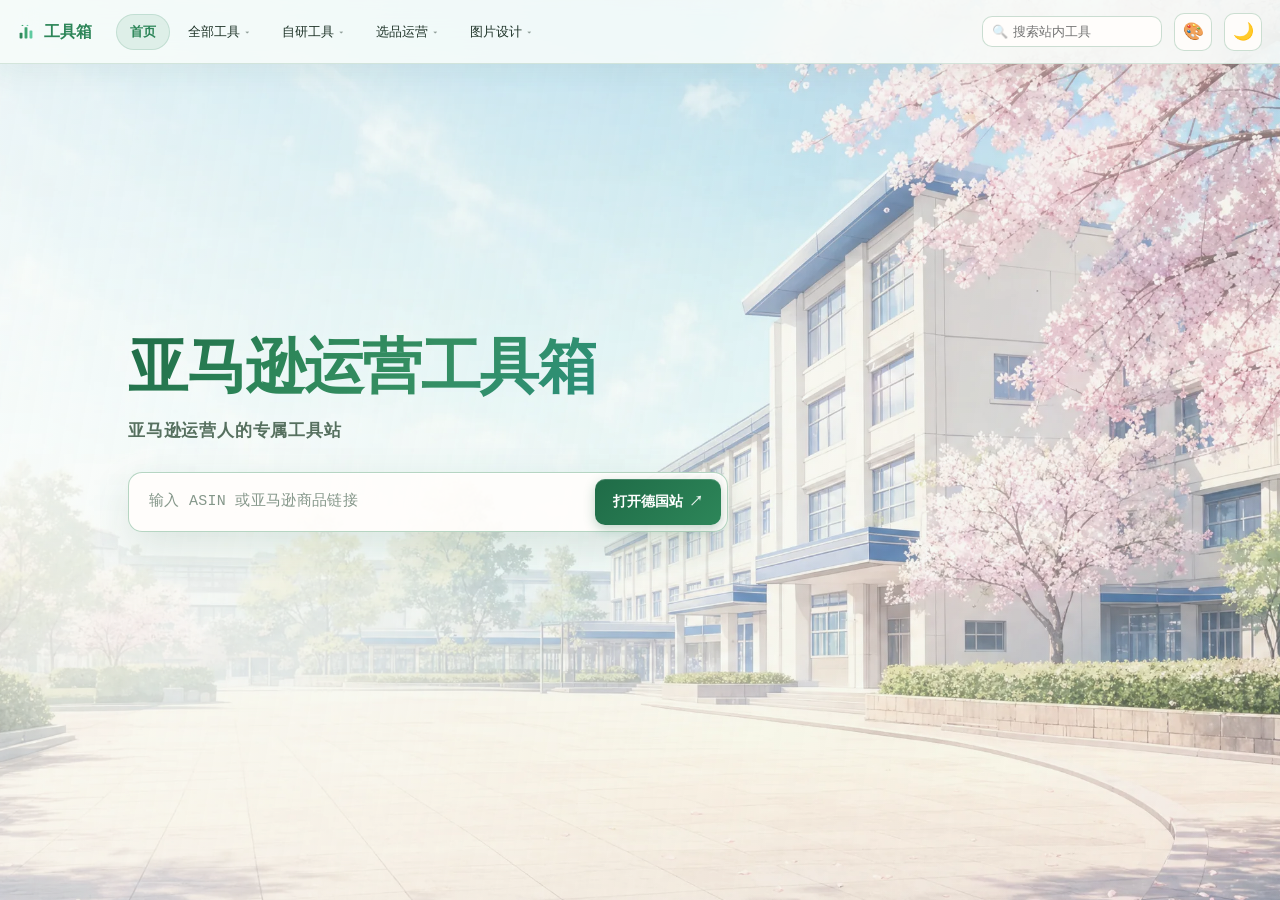
<file: index.html>
<!DOCTYPE html>
<html lang="zh-CN" data-theme="light">
<head>
<meta charset="UTF-8">
<meta name="viewport" content="width=device-width, initial-scale=1.0">
<title>亚马逊运营工具箱</title>
<meta name="description" content="自研工具 + 精选外部资源：利润计算、FBA 运费、Listing 提取、选品运营、图片设计，一站式亚马逊运营工具箱。">
<link rel="icon" type="image/svg+xml" href="favicon.svg">
<style>
  :root{
    --text:#1e3328; --muted:#56705f; --accent:#2d8659; --accent-soft:rgba(45,134,89,.10);
    /* 第二强调色：樱花玫瑰。只用于次要信息（计数徽章/每日一签/外链箭头），主操作色仍是绿 */
    --accent-2:#ad4f68; --accent-2-soft:rgba(173,79,104,.11); --accent-2-line:rgba(173,79,104,.26);
    --card-bg:rgba(255,253,251,.86); --card-border:rgba(201,221,209,.55);
    --topbar:rgba(248,252,250,.86); --input-bg:rgba(255,253,251,.9);
    --tint-a:rgba(205,235,220,.48); --tint-b:rgba(170,220,195,.38); --tint-wash:rgba(205,235,220,.14);
    --overlay:linear-gradient(135deg,var(--tint-a) 0%,var(--tint-b) 100%);
    --bg-a:#dbeede; --bg-b:#f3faf5;
    /* 灰度噪点：抹掉深色渐变在 8bit 下的带状色阶。
       用独立文件而不是内联 data URI —— 超长 URL 一旦在复制时被硬换行，
       插入引号内的换行会让整份样式表解析崩溃。 */
    --noise:url("noise.svg");
  }
  [data-theme="dark"]{
    --text:#e4f0e8; --muted:#9bb8a6; --accent:#63c48f; --accent-soft:rgba(99,196,143,.15);
    --accent-2:#f0a8bc; --accent-2-soft:rgba(240,168,188,.14); --accent-2-line:rgba(240,168,188,.30);
    --card-bg:rgba(24,38,30,.82); --card-border:rgba(90,140,110,.28);
    --topbar:rgba(15,26,19,.82); --input-bg:rgba(30,45,36,.9);
    --tint-a:rgba(10,24,17,.62); --tint-b:rgba(14,30,22,.52); --tint-wash:rgba(10,24,17,.20);
    --bg-a:#13231a; --bg-b:#0e1c14;
  }

  /* 色调预设：对应背景图的三个主色 —— 樱花粉 / 薄荷绿（默认）/ 晴空蓝 */
  [data-tint="sakura"]{ --tint-a:rgba(255,214,228,.50); --tint-b:rgba(255,188,212,.40); --tint-wash:rgba(255,206,224,.16); }
  [data-tint="sakura"][data-theme="dark"]{ --tint-a:rgba(30,17,23,.62); --tint-b:rgba(38,21,29,.52); --tint-wash:rgba(40,21,29,.20); }
  [data-tint="sky"]{ --tint-a:rgba(206,230,248,.50); --tint-b:rgba(176,212,244,.40); --tint-wash:rgba(198,226,246,.16); }
  [data-tint="sky"][data-theme="dark"]{ --tint-a:rgba(12,20,30,.62); --tint-b:rgba(16,26,38,.52); --tint-wash:rgba(16,26,38,.20); }

  *{box-sizing:border-box;margin:0;padding:0;}
  html{scroll-behavior:smooth;}
  body{
    font-family:system-ui,-apple-system,"Segoe UI","Microsoft YaHei",sans-serif;
    min-height:100vh;color:var(--text);line-height:1.6;
    padding-top:64px;
    -webkit-font-smoothing:antialiased;
  }

  #bg{position:fixed;left:0;right:0;top:0;height:110vh;z-index:-2;overflow:hidden;pointer-events:none;will-change:transform;}
  .bg-slide{
    position:absolute;inset:-20px;background-size:cover;background-position:center;
    filter:blur(4px) saturate(1.05) brightness(1.02);transform:scale(1.05);
    opacity:0;transition:opacity 1.8s ease-in-out;
  }
  .bg-slide.active{opacity:1;}
  body::after{
    content:"";position:fixed;inset:0;z-index:-1;
    background:var(--overlay);
  }

  .topbar{
    position:fixed;top:0;left:0;right:0;z-index:50;
    background:transparent;border-bottom:1px solid transparent;
    display:flex;align-items:center;gap:12px;
    padding:10px 18px;
    transition:background .3s, border-color .3s, backdrop-filter .3s;
  }
  .topbar.scrolled{
    background:var(--topbar);backdrop-filter:blur(14px) saturate(1.4);
    border-bottom:1px solid var(--card-border);
  }
  .topbar .brand{font-weight:800;font-size:15px;color:var(--accent);white-space:nowrap;}
  .brand svg{vertical-align:-3px;margin-right:4px;}
  .search-sm{position:relative;width:230px;max-width:34vw;}
  .search-sm input{
    width:100%;padding:7px 12px 7px 30px;border-radius:10px;
    border:1px solid var(--card-border);background:var(--input-bg);color:var(--text);
    font-size:13px;outline:none;transition:.2s;
  }
  .search-sm input:focus{border-color:var(--accent);box-shadow:0 0 0 3px var(--accent-soft);}
  .search-sm .mag{position:absolute;left:10px;top:50%;transform:translateY(-50%);opacity:.45;font-size:13px;pointer-events:none;}
  .iconbtn{
    cursor:pointer;border:1px solid var(--card-border);background:var(--card-bg);
    color:var(--text);width:38px;height:38px;border-radius:10px;font-size:17px;
    display:flex;align-items:center;justify-content:center;transition:.2s;flex-shrink:0;
  }
  .iconbtn:hover{border-color:var(--accent);color:var(--accent);}

  .wrap{max-width:1120px;margin:0 auto;padding:26px 20px 70px;position:relative;z-index:1;}

  .hero{text-align:center;padding:36px 0 10px;}
  .hero h1{font-size:clamp(30px,5.5vw,52px);font-weight:800;letter-spacing:1px;line-height:1.2;margin-bottom:12px;}
  /* 浅色底：整个渐变压在深绿区间，最低一档 #358f63 仍有 3.65:1 */
  .hero h1 .g{
    background:linear-gradient(135deg,#1f6b47 0%,#2d8659 34%,#358f63 64%,#2b8f7a 100%);
    -webkit-background-clip:text;background-clip:text;
    -webkit-text-fill-color:transparent;
  }
  /* 深色底：标题背后是中灰，深绿会看不见，必须换成反向的亮绿渐变 */
  [data-theme="dark"] .hero h1 .g{
    background-image:linear-gradient(135deg,#8fe3b4 0%,#6ed39b 34%,#a8ecc6 64%,#7fdcd0 100%);
  }

  /* ===== ASIN → 亚马逊德国站 快速跳转 ===== */
  .asin-wrap{max-width:560px;margin:28px auto 0;}
  .asin-jump{
    display:flex;align-items:center;gap:0;
    background:var(--card-bg);border:1.5px solid var(--card-border);
    border-radius:14px;padding:6px;
    box-shadow:0 8px 28px rgba(0,60,30,.07),inset 0 1px 0 rgba(255,255,255,.5);
    transition:border-color .2s, box-shadow .2s;
  }
  .asin-wrap:focus-within .asin-jump{
    border-color:var(--accent);
    box-shadow:0 0 0 3px var(--accent-soft),0 10px 30px rgba(45,134,89,.12);
  }
  /* 输入区 */
  .asin-jump input{
    flex:1;min-width:0;padding:12px 14px;border:none;background:transparent;
    color:var(--text);
    font-family:ui-monospace,SFMono-Regular,Consolas,"Courier New",monospace;
    font-size:15px;font-weight:600;letter-spacing:.3px;outline:none;
  }
  .asin-jump input::placeholder{color:var(--muted);opacity:.72;font-weight:400;}
  /* 跳转按钮 */
  .asin-jump button{
    cursor:pointer;border:none;border-radius:10px;height:46px;padding:0 18px;
    font-size:14px;font-weight:600;color:#fff;
    background:linear-gradient(135deg,#1f6b47,#2d8659);
    box-shadow:0 4px 12px rgba(31,107,71,.28),inset 0 1px 0 rgba(255,255,255,.18);
    transition:.2s;white-space:nowrap;display:flex;align-items:center;gap:6px;
  }
  .asin-jump button .aj-arrow{font-size:14px;opacity:.9;}
  .asin-jump button:hover{filter:brightness(1.06);box-shadow:0 7px 20px rgba(45,134,89,.34);}
  .asin-jump button:active{transform:translateY(1px);}
  .asin-hint{min-height:18px;font-size:12px;color:#d3462f;padding:5px 6px 0;text-align:left;}
  .asin-hint.ok{color:var(--accent);}
  .pill{
    cursor:pointer;padding:10px 20px;border-radius:999px;font-size:14px;font-weight:500;
    border:1px solid var(--card-border);background:var(--card-bg);
    color:var(--text);transition:.25s;user-select:none;
    backdrop-filter:blur(10px);
  }
  .pill:hover{color:var(--accent);border-color:var(--accent);transform:translateY(-1px);}
  .pill.active{
    background:linear-gradient(135deg,#1f6b47,#2d8659);
    border-color:transparent;
    color:#fff;font-weight:600;
    box-shadow:0 4px 16px rgba(31,107,71,.35);
  }

  .recent{margin-bottom:30px;display:none;}
  .recent.show{display:block;}
  .recent h2{font-size:13px;color:var(--muted);margin-bottom:10px;font-weight:600;display:flex;align-items:center;gap:6px;}
  .recent .strip{display:flex;gap:10px;overflow-x:auto;padding-bottom:6px;}
  .recent a{
    flex:0 0 auto;display:flex;align-items:center;gap:8px;text-decoration:none;color:var(--text);
    background:var(--card-bg);border:1px solid var(--card-border);border-radius:10px;
    padding:8px 14px;font-size:13px;transition:.18s;
  }
  .recent a:hover{border-color:var(--accent-2);transform:translateY(-2px);}

  .section{margin-bottom:42px;}
  .section h2{font-size:18px;color:var(--text);font-weight:700;margin-bottom:16px;display:flex;align-items:center;gap:10px;}
  .section h2 .cnt{
    font-size:12px;font-weight:500;color:var(--accent-2);background:var(--accent-2-soft);
    border-radius:999px;padding:3px 11px;margin-left:4px;
  }
  .section .desc{font-size:13px;color:var(--muted);margin:-8px 0 14px 2px;}

  .tools{display:grid;gap:16px;grid-template-columns:repeat(auto-fill,minmax(220px,1fr));}
  .tool{
    display:flex;align-items:center;gap:16px;
    position:relative;overflow:hidden;
    text-decoration:none;color:inherit;
    transition:.28s cubic-bezier(.2,.7,.3,1);
    border-radius:var(--r-lg);
    background:var(--card-bg);
    padding:26px 24px;
    border:1px solid var(--card-border);
    box-shadow:0 6px 22px rgba(0,60,30,.05);
  }
  /* 悬停描边光圈：靠 mask 只保留 1.5px 的边框那一圈 */
  .tool::before{
    content:"";position:absolute;inset:0;border-radius:var(--r-lg);padding:1.5px;
    -webkit-mask:linear-gradient(#fff 0 0) content-box,linear-gradient(#fff 0 0);
    mask:linear-gradient(#fff 0 0) content-box,linear-gradient(#fff 0 0);
    -webkit-mask-composite:xor;mask-composite:exclude;
    opacity:0;transition:.3s;pointer-events:none;
  }
  .tool:hover::before{
    background:linear-gradient(135deg,rgba(45,134,89,.45) 0%,rgba(110,211,155,.3) 50%,rgba(43,162,156,.4) 100%);
    opacity:1;
  }
  .tool:focus-visible{outline:2px solid var(--accent);outline-offset:2px;}
  /* 图标：小号 emoji 直接入卡，不套瓷块 */
  .tool .ic{
    display:flex;align-items:center;justify-content:center;
    flex-shrink:0;line-height:1;
    width:auto;height:auto;border-radius:0;
    background:transparent;color:inherit;
    font-size:26px;box-shadow:none;
  }
  .tool .txt{flex:1;min-width:0;}
  .tool .n{font-size:15px;font-weight:700;color:var(--text);margin-bottom:4px;display:flex;align-items:center;gap:5px;}
  .tool:hover .n{color:var(--accent);}
  .tool .d{font-size:12.5px;color:var(--muted);overflow:hidden;text-overflow:ellipsis;white-space:nowrap;line-height:1.4;}
  .tool .ext{font-size:10px;color:var(--accent-2);opacity:.8;margin-left:4px;}

  .tool{opacity:0;}
  .tool.rise{animation:riseIn .6s cubic-bezier(.2,.7,.3,1) forwards;}
  @keyframes riseIn{
    from{opacity:0;transform:translateY(28px);}
    to{opacity:1;transform:translateY(0);}
  }
  body.ready .tool{opacity:1;animation:none;}

  .none{display:none;text-align:center;color:var(--muted);padding:40px 10px;font-size:14px;}
  .none.show{display:block;}

  footer{text-align:center;color:var(--muted);font-size:12px;margin-top:30px;opacity:.7;}
  .daily{
    max-width:520px;margin:34px auto 0;text-align:center;
    color:var(--accent-2);font-size:13px;
    background:var(--card-bg);border:1px solid var(--accent-2-line);
    border-radius:999px;padding:10px 22px;backdrop-filter:blur(8px);
  }

  /* 落樱花动画：桌面专属 */
  #petals{position:fixed;inset:0;z-index:0;pointer-events:none;overflow:hidden;display:none;}
  @media (pointer:fine) and (min-width:561px){
    #petals{display:block;}
  }
  .petal{
    position:absolute;top:-6vh;left:0;pointer-events:none;will-change:transform;
    animation:fall var(--dur,9s) linear var(--delay,0s) forwards;
  }
  @keyframes fall{
    from{transform:translate3d(0,0,0);}
    to{transform:translate3d(0,116vh,0);}
  }
  .petal i{
    display:block;width:var(--size,14px);height:var(--size,14px);
    background:var(--c,linear-gradient(135deg,#ffd9e8,#ff9ec4));
    border-radius:85% 0 85% 0;
    opacity:var(--opacity,.8);
    animation:sway var(--swaydur,3.5s) ease-in-out 0s infinite alternate;
  }
  @keyframes sway{
    from{transform:translateX(calc(var(--sway,30px) * -1)) rotate(0deg);}
    to{transform:translateX(var(--sway,30px)) rotate(var(--rot,300deg));}
  }
  @media (max-width:680px){
    .topbar .brand span{display:none;}
    .topbar .pills{display:none;}
    .nav-dropdown{display:none;}
    .hero-copy{display:contents;}
    .hero-subtitle{display:none;}
    /* 竖屏裁切：往右偏让樱花树和教学楼进画面；模糊调轻一点，场景才认得出来 */
    .bg-slide{
      background-position:74% center;
      filter:blur(2.5px) saturate(1.06) brightness(1.04);
    }
    body::after{
      background:
        var(--overlay),
        linear-gradient(180deg,
          rgba(250,253,251,.46) 0%,
          rgba(247,252,249,.34) 42%,
          rgba(243,251,247,.52) 100%);
    }
    [data-theme="dark"] body::after{
      background-image:
        var(--noise),
        var(--overlay),
        linear-gradient(180deg,
          rgba(9,20,14,.56) 0%,
          rgba(11,24,17,.46) 42%,
          rgba(13,28,20,.62) 100%);
      background-repeat:repeat,no-repeat,no-repeat;
    }
  }
  @media (max-width:560px){
    .topbar{gap:8px;padding:8px 10px;}
    .search-sm{flex:1;max-width:none;}
    .tools{grid-template-columns:1fr;}
    .wrap{padding:20px 14px 60px;}
  }

  /* ===== 圆角 / 间距 统一 ===== */
  :root{ --r-sm:10px; --r-lg:18px; }
  body{ background:linear-gradient(180deg,var(--bg-b) 0%,var(--bg-b) 55%,var(--bg-a) 100%); }
  .hero h1{ text-wrap:balance; letter-spacing:.5px; }
  .hero{ position:relative; }
  .iconbtn{ border-radius:var(--r-sm); }
  .section h2{ letter-spacing:.3px; }
  .daily{ opacity:.9; }

  /* ===== 卡片悬停 / 深色态 ===== */
  .tool:hover{
    transform:translateY(-3px);
    border-color:var(--accent);
    background:var(--card-bg);
    box-shadow:0 0 0 3px var(--accent-soft),0 14px 34px rgba(45,134,89,.14);
  }
  [data-theme="dark"] .tool{
    background:rgba(24,38,30,.72);
    border-color:var(--card-border);
    /* 只有深色下卡片才真的半透明（72%），模糊看得出来，保留 */
    backdrop-filter:blur(12px) saturate(1.3);
  }
  [data-theme="dark"] .tool:hover{
    border-color:var(--accent);
    background:rgba(24,38,30,.72);
    box-shadow:0 0 0 3px rgba(110,211,155,.16),0 14px 34px rgba(0,0,0,.4);
  }

  /* ===== 桌面全屏首屏：导航在顶栏，工具从第二屏开始 ===== */
  @media (min-width:681px){
    :root{
      --card-bg:rgba(255,253,251,.94);
      --card-border:rgba(184,211,195,.72);
    }
    [data-theme="dark"]{--card-bg:rgba(24,38,30,.90);}
    /* 桌面端：樱花校园实拍背景，不再用 CSS 渐变顶掉图片 */
    .bg-slide{
      filter:none;
      transform:none;
    }
    /* 整屏只留一层很淡的横向柔化，护文字主要靠下面 .hero-copy::before 的光斑。
       注意不要叠 --overlay（薄荷色调 48% 不透明），会把樱花的粉色洗成绿色。 */
    body::after{
      /* background-color 画在所有 background-image 之下 = 直接给照片上一层极淡色调，
         这样桌面端的 🎨 色调按钮才真正有效 */
      background-color:var(--tint-wash);
      background-image:linear-gradient(100deg,
        rgba(252,253,252,.40) 0%,
        rgba(250,252,251,.28) 32%,
        rgba(248,251,250,.13) 62%,
        rgba(246,250,249,.02) 100%);
      background-repeat:no-repeat;
    }
    /* 深色：保持原有的暗罩层次（浅色文字必须有足够暗底），只叠一层噪点消色阶 */
    [data-theme="dark"] body::after{
      background-color:var(--tint-wash);
      background-image:
        var(--noise),
        linear-gradient(100deg,
          rgba(8,19,13,.86) 0%,
          rgba(10,23,16,.74) 28%,
          rgba(12,27,19,.52) 52%,
          rgba(14,30,22,.32) 76%,
          rgba(16,33,24,.20) 100%);
      background-repeat:repeat,no-repeat;
    }
    .topbar{
      height:64px;
      padding:0 18px;
      background:rgba(248,252,250,.88);
      border-bottom-color:rgba(184,211,195,.56);
      backdrop-filter:blur(16px) saturate(1.3);
      box-shadow:0 8px 28px rgba(31,70,48,.05);
    }
    [data-theme="dark"] .topbar{background:rgba(15,26,19,.84);}
    .topbar .brand{font-size:16px;margin-right:12px;}
    .topbar .pills{
      display:flex;
      align-items:center;
      gap:4px;
      margin:0;
    }
    .topbar .pill{
      display:inline-flex;
      align-items:center;
      justify-content:center;
      padding:8px 13px;
      border-color:transparent;
      background:transparent;
      backdrop-filter:none;
      box-shadow:none;
      font-size:13px;
    }
    .topbar .pill:not([data-cat="home"])::after{
      content:"▾";
      margin-left:5px;
      font-size:9px;
      opacity:.48;
    }
    .topbar .pill:hover{
      transform:none;
      background:var(--accent-soft);
    }
    .topbar .pill.active{
      color:var(--accent);
      border-color:rgba(45,134,89,.16);
      background:var(--accent-soft);
      box-shadow:none;
    }
    .topbar .search-sm{width:180px;max-width:none;}
    .nav-dropdown{
      position:absolute;
      top:63px;
      left:110px;
      z-index:70;
      width:min(760px,calc(100vw - 220px));
      padding-top:8px;
      opacity:0;
      visibility:hidden;
      pointer-events:none;
      transform:translateY(-8px);
      transition:opacity .18s ease,transform .18s ease,visibility .18s;
    }
    .nav-dropdown.is-all{width:min(930px,calc(100vw - 220px));}
    .nav-dropdown.open{
      opacity:1;
      visibility:visible;
      pointer-events:auto;
      transform:translateY(0);
    }
    .nav-dropdown-panel{
      padding:18px;
      border:1px solid rgba(174,207,188,.78);
      border-radius:18px;
      background:rgba(250,253,251,.96);
      box-shadow:0 24px 60px rgba(28,67,45,.18),inset 0 1px 0 rgba(255,255,255,.9);
    }
    [data-theme="dark"] .nav-dropdown-panel{
      border-color:rgba(110,211,155,.2);
      background:rgba(19,32,24,.96);
      box-shadow:0 24px 60px rgba(0,0,0,.46);
    }
    .nav-dropdown-groups{display:grid;grid-template-columns:1fr;gap:18px;}
    .nav-dropdown.is-all .nav-dropdown-groups{grid-template-columns:repeat(3,minmax(0,1fr));}
    .nav-menu-group h3{
      margin:0 0 10px 4px;
      color:var(--text);
      font-size:13px;
      font-weight:750;
    }
    .nav-menu-links{display:grid;grid-template-columns:repeat(2,minmax(0,1fr));gap:5px;}
    .nav-dropdown.is-all .nav-menu-links{grid-template-columns:1fr;}
    .nav-menu-link{
      display:flex;
      align-items:center;
      gap:10px;
      min-width:0;
      padding:10px;
      border-radius:11px;
      color:var(--text);
      text-decoration:none;
      transition:background .16s ease,color .16s ease;
    }
    .nav-menu-link:hover,.nav-menu-link:focus-visible{
      color:var(--accent);
      background:var(--accent-soft);
      outline:none;
    }
    .nav-menu-icon{width:24px;flex:0 0 24px;text-align:center;font-size:17px;}
    .nav-menu-copy{min-width:0;}
    .nav-menu-name{display:block;font-size:13px;font-weight:700;white-space:nowrap;overflow:hidden;text-overflow:ellipsis;}
    .nav-menu-desc{display:block;margin-top:1px;color:var(--muted);font-size:11px;white-space:nowrap;overflow:hidden;text-overflow:ellipsis;}
    .wrap{max-width:1120px;padding:0 20px;}
    .hero{
      min-height:calc(100vh - 64px);
      display:grid;
      /* 立绘已移除，不再需要第二列 */
      grid-template-columns:minmax(0,1fr);
      align-items:center;
      gap:22px;
      padding:0 10px 0 28px;
      text-align:left;
      overflow:hidden;
      isolation:isolate;
      animation:viewEnter .42s cubic-bezier(.2,.75,.25,1) both;
    }
    /* 原来这里有一圈 .hero::before 柔光（640px 径向渐变，给立绘当背光）。
       立绘移除后实测：浅色模式下影响仅 -1.0（等于没有），
       深色模式下却让右下角平均亮度 +17.2、单像素最大差 89 —— 变成一团突兀亮斑，故删除。 */
    .hero-copy{
      position:relative;
      z-index:2;
      align-self:center;
      padding-bottom:20px;
      transform:translateY(-30px);
    }
    /* 说明：这里本来想用「文字背后的椭圆光斑」替代通铺渐变，但试过不行 ——
       文字块左边距 hero 只有 28px、右边界 741px 又紧贴立绘（743px 起），
       能盖住标题的光斑必然糊到立绘，且左缘会被 .hero 的 overflow:hidden 裁出硬边。
       所以改为把整屏线性罩调淡收紧（见下方 body::after）。 */
    .hero h1{
      max-width:660px;
      margin:0;
      font-size:clamp(52px,4.7vw,63px);
      line-height:1.08;
      letter-spacing:-1.5px;
      text-wrap:balance;
    }
    .hero-subtitle{
      margin-top:18px;
      color:var(--muted);
      font-size:17px;
      font-weight:600;
      letter-spacing:.8px;
    }
    .asin-wrap{
      max-width:600px;
      margin:27px 0 0;
    }
    .hero-copy .recent{
      max-width:600px;
      margin:15px 0 0 2px;
    }
    .hero-copy .recent.show{
      display:flex;
      align-items:center;
      gap:16px;
      width:auto;
      max-width:600px;
      padding:0;
      border:0;
      border-radius:0;
      background:transparent;
      box-shadow:none;
      backdrop-filter:none;
    }
    .hero-copy .recent h2{
      margin:0;
      color:var(--muted);
      font-size:12.5px;
      font-weight:600;
      white-space:nowrap;
      opacity:.78;
    }
    .hero-copy .recent .strip{gap:16px;padding:0;overflow:visible;}
    .hero-copy .recent a{
      position:relative;
      padding:0;
      border:0;
      background:transparent;
      box-shadow:none;
      border-radius:0;
      color:var(--muted);
      font-size:12.5px;
    }
    .hero-copy .recent a span:first-child{display:none;}
    .hero-copy .recent a:hover{
      color:var(--accent-2);
      background:transparent;
      transform:none;
    }
    .asin-jump{
      background:rgba(255,253,251,.93);
      border-color:rgba(166,205,182,.82);
      box-shadow:0 16px 44px rgba(31,86,55,.13),inset 0 1px 0 rgba(255,255,255,.9);
    }
    [data-theme="dark"] .asin-jump{background:rgba(24,38,30,.93);}
    #petals{opacity:.8;}
    .tools-area{
      display:none;
      position:relative;
      isolation:isolate;
      min-height:calc(100vh - 64px);
      padding:52px 0 44px;
    }
    body.tool-view .hero{display:none;}
    body.tool-view .tools-area{
      display:flex;
      flex-direction:column;
      justify-content:center;
      animation:viewEnter .42s cubic-bezier(.2,.75,.25,1) both;
    }
    body.tool-view #petals{opacity:.32;}
    .tools-area::before{
      content:"";
      position:absolute;
      inset:0 calc(50% - 50vw);
      z-index:-1;
      border-top:1px solid rgba(172,207,187,.5);
      /* 面板本身已 80% 不透明，模糊几乎看不出来，但它是全屏尺寸 ——
         实测这层 backdrop-filter 是切换分类卡顿的主因，故移除，改用它自己撑起磨砂感 */
      background:rgba(239,249,243,.86);
      box-shadow:0 -18px 50px rgba(34,86,56,.06);
    }
    [data-theme="dark"] .tools-area::before{background:rgba(15,28,20,.84);}
    .recent,.section{scroll-margin-top:88px;}
    .section[data-cat="self"] .tools{grid-template-columns:repeat(6,minmax(0,1fr));}
    .section[data-cat="self"] .tool{grid-column:span 2;}
    .section[data-cat="self"] .tool:nth-child(n+4){grid-column:span 3;}
    .section[data-cat="ops"] .tools,
    .section[data-cat="design"] .tools{grid-template-columns:repeat(4,minmax(0,1fr));}
    .tool{min-height:104px;padding:24px 22px;}
    .daily{background:rgba(255,253,251,.88);}
    footer{opacity:.82;}
    @keyframes viewEnter{
      from{opacity:0;transform:translateY(18px);}
      to{opacity:1;transform:translateY(0);}
    }
    .view-opening-card{
      position:fixed;
      z-index:49;
      display:flex;
      align-items:center;
      justify-content:center;
      overflow:hidden;
      color:var(--accent);
      border:1px solid rgba(45,134,89,.18);
      background:rgba(239,249,243,.985);
      box-shadow:0 22px 70px rgba(30,82,52,.18);
      pointer-events:none;
      will-change:left,top,width,height,border-radius,opacity;
    }
    [data-theme="dark"] .view-opening-card{
      color:var(--accent);
      border-color:rgba(110,211,155,.2);
      background:rgba(15,28,20,.985);
      box-shadow:0 22px 70px rgba(0,0,0,.48);
    }
    .view-opening-label{
      color:inherit;
      font-size:13px;
      font-weight:750;
      white-space:nowrap;
      will-change:opacity,transform,font-size;
    }
    body.is-view-transitioning .topbar,
    body.is-view-transitioning .wrap{pointer-events:none;}
    body.view-content-enter .section h2,
    body.view-content-enter .section .desc,
    body.view-content-enter .daily,
    body.view-content-enter footer{
      animation:contentReveal .42s cubic-bezier(.2,.75,.25,1) both;
    }
    body.view-content-enter .section .tool{
      animation:cardReveal .48s cubic-bezier(.2,.75,.25,1) both;
    }
    body.view-content-enter .section .tool:nth-child(1){animation-delay:80ms;}
    body.view-content-enter .section .tool:nth-child(2){animation-delay:130ms;}
    body.view-content-enter .section .tool:nth-child(3){animation-delay:180ms;}
    body.view-content-enter .section .tool:nth-child(4){animation-delay:230ms;}
    body.view-content-enter .section .tool:nth-child(5){animation-delay:280ms;}
    body.view-content-enter .section .tool:nth-child(6){animation-delay:330ms;}
    @keyframes contentReveal{
      from{opacity:0;transform:translateY(16px);}
      to{opacity:1;transform:translateY(0);}
    }
    @keyframes cardReveal{
      from{opacity:0;transform:translateY(24px) scale(.975);}
      to{opacity:1;transform:translateY(0) scale(1);}
    }
    @media (prefers-reduced-motion:reduce){
      .hero,body.tool-view .tools-area,
      body.view-content-enter .section h2,
      body.view-content-enter .section .desc,
      body.view-content-enter .section .tool,
      body.view-content-enter .daily,
      body.view-content-enter footer{animation:none;}
    }
  }

</style>
<!-- CSS 已清理：移除渐变瓷块 / 左侧竖条 / burst-petal / .hero .tag / .section .ico
     等被覆盖或已无对应元素的规则，渲染结果保持不变 -->
  <!-- JS 加载失败时兜底：不让工具卡在 opacity:0 变空白 -->
  <noscript><style>.tool{opacity:1 !important}#petals{display:none}</style></noscript>
</head>
<body>
  <div id="bg"></div>
  <div id="petals"></div>
  <header class="topbar">
    <div class="brand">
      <svg width="16" height="16" viewBox="0 0 100 100" aria-hidden="true">
        <rect x="10" y="55" width="18" height="35" rx="4" fill="#2d8659"/>
        <rect x="41" y="20" width="18" height="70" rx="4" fill="#3ea471"/>
        <rect x="72" y="40" width="18" height="50" rx="4" fill="#5fcaa0"/>
        <path d="M20 12l8-8 8 8z" fill="#3ea471"/><path d="M51 12l8-8 8 8z" fill="#5fcaa0"/>
      </svg>
      <span>工具箱</span>
    </div>
    <nav class="pills" id="pills" aria-label="工具分类">
      <button class="pill active" data-cat="home">首页</button>
      <button class="pill" data-cat="all">全部工具</button>
      <button class="pill" data-cat="self">自研工具</button>
      <button class="pill" data-cat="ops">选品运营</button>
      <button class="pill" data-cat="design">图片设计</button>
    </nav>
    <div class="nav-dropdown" id="navDropdown" aria-hidden="true">
      <div class="nav-dropdown-panel">
        <div class="nav-dropdown-groups" id="navDropdownGroups"></div>
      </div>
    </div>
    <div style="flex:1"></div>
    <div class="search-sm">
      <span class="mag">🔍</span>
      <input id="q" type="text" placeholder="搜索站内工具" autocomplete="off" aria-label="搜索站内工具">
    </div>
    <button class="iconbtn" id="tintBtn" type="button" title="切换背景色调（薄荷/樱花/晴空）" aria-label="切换背景色调">🎨</button>
    <button class="iconbtn" id="themeBtn" type="button" title="切换深色模式" aria-label="切换深色模式">🌙</button>
  </header>

  <main class="wrap">
    <div class="hero">
      <div class="hero-copy">
        <h1><span class="g">亚马逊运营工具箱</span></h1>
        <p class="hero-subtitle">亚马逊运营人的专属工具站</p>
        <div class="asin-wrap">
          <div class="asin-jump">
            <input id="asinInput" type="text" placeholder="输入 ASIN 或亚马逊商品链接" autocomplete="off" enterkeyhint="go" spellcheck="false" autocapitalize="off" aria-label="输入 ASIN 或亚马逊商品链接">
            <button id="asinGo" type="button"><span>打开德国站</span><span class="aj-arrow" aria-hidden="true">↗</span></button>
          </div>
          <div class="asin-hint" id="asinHint" aria-live="polite"></div>
        </div>
        <div class="recent" id="recent">
          <h2>最近使用</h2>
          <div class="strip" id="recentStrip"></div>
        </div>
      </div>
    </div>

    <div class="tools-area">
    <!-- 自研工具 -->
    <div class="section" data-cat="self">
      <h2>🧰 自研工具 <span class="cnt">0</span></h2>
      <p class="desc">日常运营中高频使用的计算与提取工具</p>
      <div class="tools">
        <a href="profit/" class="tool" data-name="利润计算器" data-icon="💰" data-desc="单SKU + 批量核算" data-keywords="成本 售价 毛利 德国 美国">
          <div class="ic">💰</div><div class="txt"><div class="n">利润计算器</div><div class="d">单SKU + 批量核算</div></div>
        </a>
        <a href="fba-calculator/" class="tool" data-name="FBA运费计算器" data-icon="🚚" data-desc="德站/美站 · 2026费率" data-keywords="fba 运费 配送 尺寸 重量">
          <div class="ic">🚚</div><div class="txt"><div class="n">FBA运费计算器</div><div class="d">德站/美站 · 2026费率</div></div>
        </a>
        <a href="volumetric-weight/" class="tool" data-name="体积重计算器" data-icon="📦" data-desc="单箱/多箱 · 粘贴导入" data-keywords="体积重 抛重 计费 箱子">
          <div class="ic">📦</div><div class="txt"><div class="n">体积重计算器</div><div class="d">单箱/多箱 · 粘贴导入</div></div>
        </a>
        <a href="listing/" class="tool" data-name="Listing提取器" data-icon="📋" data-desc="德语文案自动提取" data-keywords="listing 文案 德语 五点 标题">
          <div class="ic">📋</div><div class="txt"><div class="n">Listing提取器</div><div class="d">德语文案自动提取</div></div>
        </a>
        <a href="ai-image-tagger/" class="tool" data-name="AI图片标记工具" data-icon="🏷️" data-desc="XMP批量打标 · GPSR合规" data-keywords="xmp gpsr 图片 标记 合规">
          <div class="ic">🏷️</div><div class="txt"><div class="n">AI图片标记工具</div><div class="d">XMP批量打标 · GPSR合规</div></div>
        </a>
      </div>
    </div>

    <!-- 选品运营 -->
    <div class="section" data-cat="ops">
      <h2>📊 选品 & 运营 <span class="cnt">0</span></h2>
      <p class="desc">关键词、海关编码与亚马逊前台入口</p>
      <div class="tools">
        <a href="https://www.sellersprite.com/v3/keyword-miner" target="_blank" rel="noopener" class="tool" data-name="卖家精灵" data-icon="🔍" data-desc="关键词挖掘 · 选品分析" data-keywords="关键词 选品 分析 反查">
          <div class="ic">🔍</div><div class="txt"><div class="n">卖家精灵 <span class="ext">↗</span></div><div class="d">关键词挖掘 · 选品分析</div></div>
        </a>
        <a href="https://www.hsbianma.com/" target="_blank" rel="noopener" class="tool" data-name="HS海关编码" data-icon="🏷️" data-desc="海关编码查询" data-keywords="海关 编码 hs code 报关">
          <div class="ic">🏷️</div><div class="txt"><div class="n">HS海关编码 <span class="ext">↗</span></div><div class="d">海关编码查询</div></div>
        </a>
        <a href="https://www.amazon.com/?mr_donotredirect" target="_blank" rel="noopener" class="tool" data-name="亚马逊美国站" data-icon="🇺🇸" data-desc="Amazon.com" data-keywords="amazon 美国 前台">
          <div class="ic">🇺🇸</div><div class="txt"><div class="n">亚马逊美国站 <span class="ext">↗</span></div><div class="d">Amazon.com</div></div>
        </a>
        <a href="https://www.amazon.de/?mr_donotredirect" target="_blank" rel="noopener" class="tool" data-name="亚马逊德国站" data-icon="🇩🇪" data-desc="Amazon.de" data-keywords="amazon 德国 前台">
          <div class="ic">🇩🇪</div><div class="txt"><div class="n">亚马逊德国站 <span class="ext">↗</span></div><div class="d">Amazon.de</div></div>
        </a>
      </div>
    </div>

    <!-- 图片设计 -->
    <div class="section" data-cat="design">
      <h2>🎨 图片 & 设计 <span class="cnt">0</span></h2>
      <p class="desc">翻译、抠图与视觉设计资源</p>
      <div class="tools">
        <a href="https://www.deepl.com/translator" target="_blank" rel="noopener" class="tool" data-name="DeepL翻译" data-icon="🌐" data-desc="德语文案翻译" data-keywords="deepl 翻译 德语">
          <div class="ic">🌐</div><div class="txt"><div class="n">DeepL 翻译 <span class="ext">↗</span></div><div class="d">德语文案翻译</div></div>
        </a>
        <a href="https://translate.google.com" target="_blank" rel="noopener" class="tool" data-name="Google翻译" data-icon="🔤" data-desc="多语言快速翻译" data-keywords="谷歌 翻译 多语言">
          <div class="ic">🔤</div><div class="txt"><div class="n">Google 翻译 <span class="ext">↗</span></div><div class="d">多语言快速翻译</div></div>
        </a>
        <a href="https://www.canva.com" target="_blank" rel="noopener" class="tool" data-name="Canva" data-icon="🎨" data-desc="主图/A+ 设计" data-keywords="canva 设计 主图 aplus 海报">
          <div class="ic">🎨</div><div class="txt"><div class="n">Canva <span class="ext">↗</span></div><div class="d">主图/A+ 设计</div></div>
        </a>
        <a href="https://www.figma.com" target="_blank" rel="noopener" class="tool" data-name="Figma" data-icon="✏️" data-desc="UI/图片设计" data-keywords="figma ui 设计 原型">
          <div class="ic">✏️</div><div class="txt"><div class="n">Figma <span class="ext">↗</span></div><div class="d">UI/图片设计</div></div>
        </a>
        <a href="https://www.iloveimg.com/zh-cn/resize-image" target="_blank" rel="noopener" class="tool" data-name="图片尺寸修改" data-icon="📐" data-desc="iLoveIMG 批量改尺寸" data-keywords="图片 尺寸 压缩 resize iloveimg">
          <div class="ic">📐</div><div class="txt"><div class="n">图片尺寸修改 <span class="ext">↗</span></div><div class="d">iLoveIMG 批量改尺寸</div></div>
        </a>
        <a href="https://www.remove.bg" target="_blank" rel="noopener" class="tool" data-name="Remove.bg" data-icon="✂️" data-desc="一键抠图去背景" data-keywords="抠图 背景 removebg 透明">
          <div class="ic">✂️</div><div class="txt"><div class="n">Remove.bg <span class="ext">↗</span></div><div class="d">一键抠图去背景</div></div>
        </a>
      </div>
    </div>

    <div class="none" id="none">🔍 没有匹配的工具，换个关键词试试</div>

    <div class="daily" id="dailyTip"></div>

    <footer>亚马逊运营工具箱 · 收藏你的日常工具</footer>
    </div>
  </main>

<script>
(function(){
  const $ = s => document.querySelector(s);
  const $$ = s => [...document.querySelectorAll(s)];
  const tools = $$('.tool');
  const sections = $$('.section');
  const pills = $$('.pill');
  const q = $('#q');
  const none = $('#none');
  const toolsArea = $('.tools-area');

  // ===== 自动统计分类数量（替代原来手写的 5/4/6） =====
  sections.forEach(sec=>{
    const cnt = sec.querySelectorAll('.tool').length;
    sec.querySelector('.cnt').textContent = cnt;
  });

  // ===== 首屏统计条 —— 已移除 =====

  // ===== 搜索（卡片级过滤）+ 分类过滤 =====
  let activeCat = 'home';
  function setActivePill(cat){
    pills.forEach(p=>{
      const active = p.dataset.cat===cat;
      p.classList.toggle('active', active);
      p.setAttribute('aria-pressed', active ? 'true' : 'false');
    });
  }
  function apply(){
    const isHome = activeCat==='home';
    document.body.classList.toggle('tool-view', !isHome);
    toolsArea.setAttribute('aria-hidden', isHome ? 'true' : 'false');
    if(isHome){
      none.classList.remove('show');
      scrollTo({top:0,behavior:'auto'});
      return;
    }
    const kw = q.value.trim().toLowerCase();
    let visible = 0;
    sections.forEach(sec=>{
      const cat = sec.dataset.cat;
      const secVisible = activeCat==='all' || activeCat===cat;
      let secHit = 0;
      sec.querySelectorAll('.tool').forEach(t=>{
        const hay = (t.dataset.name + ' ' + t.dataset.desc + ' ' + (t.dataset.keywords||'')).toLowerCase();
        const hit = (!kw || hay.includes(kw)) && secVisible;
        // 直接控制样式，不再依赖任何 data-hidden CSS 规则
        t.style.display = hit ? '' : 'none';
        if(hit) secHit++;
      });
      if(!secVisible && secHit===0){ sec.style.display = 'none'; return; }
      sec.style.display = secHit===0 ? 'none' : '';
      visible += secHit;
    });
    none.classList.toggle('show', visible===0);
    scrollTo({top:0,behavior:'auto'});
  }
  const viewLabels = {home:'首页',all:'全部工具',self:'自研工具',ops:'选品运营',design:'图片设计'};
  let viewTransitionId = 0;
  let suppressNavHover = false;
  function switchView(nextCat,trigger){
    q.value = '';
    hideNavDropdown();
    if(nextCat===activeCat){
      setActivePill(nextCat);
      apply();
      return;
    }

    const previousCat = activeCat;
    activeCat = nextCat;
    setActivePill(activeCat);
    const reduce = matchMedia('(prefers-reduced-motion: reduce)').matches;
    if(innerWidth<=680 || reduce || !trigger){
      apply();
      return;
    }

    const id = ++viewTransitionId;
    const duration = 620;
    const rect = trigger.getBoundingClientRect();
    const compact = {
      left:rect.left+'px',top:rect.top+'px',width:rect.width+'px',height:rect.height+'px',
      borderRadius:'999px',opacity:1
    };
    const expanded = {
      left:'0px',top:'64px',width:innerWidth+'px',height:Math.max(0,innerHeight-64)+'px',
      borderRadius:'0px',opacity:1
    };
    const returningHome = nextCat==='home';
    const overlay = document.createElement('div');
    overlay.className = 'view-opening-card';
    const label = document.createElement('span');
    label.className = 'view-opening-label';
    label.textContent = viewLabels[nextCat] || '';
    overlay.appendChild(label);
    Object.assign(overlay.style,returningHome ? expanded : compact);
    document.body.appendChild(overlay);
    document.body.classList.add('is-view-transitioning');
    suppressNavHover = true;

    if(returningHome){
      apply();
    }else{
      setTimeout(()=>{
        if(id!==viewTransitionId) return;
        apply();
      },Math.round(duration*.5));
    }

    const animation = overlay.animate(
      returningHome ? [expanded,compact] : [compact,expanded],
      {duration,easing:'cubic-bezier(.2,.72,.22,1)',fill:'forwards'}
    );
    label.animate(
      returningHome
        ? [{opacity:0,transform:'scale(1.35)',fontSize:'26px'},{opacity:1,transform:'scale(1)',fontSize:'13px'}]
        : [{opacity:1,transform:'scale(1)',fontSize:'13px'},{opacity:0,transform:'scale(1.35)',fontSize:'26px'}],
      {duration,easing:'ease-out',fill:'forwards'}
    );

    animation.onfinish = ()=>{
      if(id!==viewTransitionId){ overlay.remove(); return; }
      if(!returningHome){
        document.body.classList.add('view-content-enter');
        setTimeout(()=>document.body.classList.remove('view-content-enter'),900);
      }
      hideNavDropdown();
      overlay.remove();
      document.body.classList.remove('is-view-transitioning');
    };
    animation.oncancel = ()=>{
      overlay.remove();
      document.body.classList.remove('is-view-transitioning');
    };
  }
  q.addEventListener('input', ()=>{
    if(q.value.trim() && activeCat==='home'){
      activeCat = 'all';
      setActivePill('all');
    }
    apply();
  });
  pills.forEach(p=>{
    p.setAttribute('aria-pressed', p.classList.contains('active') ? 'true' : 'false');
    p.addEventListener('click', ()=>{
      switchView(p.dataset.cat,p);
    });
  });
  apply();

  // ===== 键盘：/ 聚焦搜索，Esc 清空 =====
  document.addEventListener('keydown', e=>{
    if(e.key==='/' && document.activeElement!==q){ e.preventDefault(); q.focus(); }
    if(e.key==='Escape' && document.activeElement===q){ q.value=''; apply(); q.blur(); }
  });

  // ===== 最近使用 =====
  const RECENT_KEY = 'toolbox_recent';
  const RECENT_MAX = 4;   // 控制堆积数量上限
  function loadRecent(){
    try{ return JSON.parse(localStorage.getItem(RECENT_KEY)) || []; }catch(e){ return []; }
  }
  function renderRecent(){
    const list = loadRecent();
    const box = $('#recent'), strip = $('#recentStrip');
    if(!list.length){ box.classList.remove('show'); return; }
    box.classList.add('show');
    strip.innerHTML = list.map(r=>
      `<a href="${r.href}" ${r.href.startsWith('http')?'target="_blank" rel="noopener"':''}>
         <span>${r.icon}</span><span>${r.name}</span><span style="opacity:.4;font-size:11px">${r.href.startsWith('http')?'↗':''}</span>
       </a>`).join('');
  }
  function record(t){
    if(!t.dataset.name) return;
    const item = { name:t.dataset.name, icon:t.dataset.icon, desc:t.dataset.desc,
                   href:t.getAttribute('href').split('?')[0] };
    let list = loadRecent().filter(x=>x.href!==item.href);
    list.unshift(item);
    list = list.slice(0, RECENT_MAX);
    try{ localStorage.setItem(RECENT_KEY, JSON.stringify(list)); }catch(e){}
  }
  tools.forEach(t=>t.addEventListener('click', ()=>{ record(t); renderRecent(); }));
  renderRecent();

  // ===== 顶部分类悬停工具菜单 =====
  const navDropdown = $('#navDropdown');
  const navDropdownGroups = $('#navDropdownGroups');
  const categoryNames = { self:'自研工具', ops:'选品 & 运营', design:'图片 & 设计' };
  let navCloseTimer = null;

  function makeNavGroup(sec){
    const group = document.createElement('section');
    group.className = 'nav-menu-group';
    const title = document.createElement('h3');
    title.textContent = categoryNames[sec.dataset.cat] || '';
    const links = document.createElement('div');
    links.className = 'nav-menu-links';

    sec.querySelectorAll('.tool').forEach(source=>{
      const link = document.createElement('a');
      link.className = 'nav-menu-link';
      link.setAttribute('href', source.getAttribute('href'));
      if(source.target==='_blank'){
        link.target = '_blank';
        link.rel = 'noopener';
      }

      const icon = document.createElement('span');
      icon.className = 'nav-menu-icon';
      icon.textContent = source.dataset.icon || '•';
      const copy = document.createElement('span');
      copy.className = 'nav-menu-copy';
      const name = document.createElement('span');
      name.className = 'nav-menu-name';
      name.textContent = source.dataset.name;
      const desc = document.createElement('span');
      desc.className = 'nav-menu-desc';
      desc.textContent = source.dataset.desc || '';
      copy.append(name,desc);
      link.append(icon,copy);
      link.addEventListener('click',()=>{
        record(source);
        renderRecent();
        hideNavDropdown();
      });
      links.appendChild(link);
    });

    group.append(title,links);
    return group;
  }

  function showNavDropdown(cat){
    clearTimeout(navCloseTimer);
    if(suppressNavHover) return;
    if(cat==='home'){
      hideNavDropdown();
      return;
    }
    const menuSections = cat==='all' ? sections : sections.filter(sec=>sec.dataset.cat===cat);
    navDropdownGroups.replaceChildren(...menuSections.map(makeNavGroup));
    navDropdown.classList.toggle('is-all',cat==='all');
    navDropdown.classList.add('open');
    navDropdown.setAttribute('aria-hidden','false');
  }

  function hideNavDropdown(){
    clearTimeout(navCloseTimer);
    navDropdown.classList.remove('open');
    navDropdown.setAttribute('aria-hidden','true');
  }

  function scheduleNavDropdownClose(){
    clearTimeout(navCloseTimer);
    navCloseTimer = setTimeout(hideNavDropdown,140);
  }

  pills.forEach(p=>{
    p.addEventListener('mouseenter',()=>showNavDropdown(p.dataset.cat));
    p.addEventListener('focus',()=>showNavDropdown(p.dataset.cat));
  });
  $('#pills').addEventListener('mouseleave',()=>{
    if(!document.body.classList.contains('is-view-transitioning')) suppressNavHover = false;
    scheduleNavDropdownClose();
  });
  $('#pills').addEventListener('mouseenter',()=>clearTimeout(navCloseTimer));
  navDropdown.addEventListener('mouseenter',()=>clearTimeout(navCloseTimer));
  navDropdown.addEventListener('mouseleave',scheduleNavDropdownClose);
  document.addEventListener('keydown',e=>{
    if(e.key==='Escape') hideNavDropdown();
  });

  // ===== ASIN → 亚马逊德国站 快速跳转 =====
  const asinInput = document.getElementById('asinInput');
  const asinBtn = document.getElementById('asinGo');
  const asinHint = document.getElementById('asinHint');
  function extractAsin(raw){
    raw = (raw||'').trim();
    if(!raw) return null;
    // 直接是纯 ASIN（10 位字母数字）
    if(/^[A-Z0-9]{10}$/i.test(raw)) return raw.toUpperCase();
    // 粘贴的是链接：优先取 dp/ 或 product/ 后面的 10 位
    const m = raw.match(/(?:dp|product|gp\/product)\/(?:\/en\/)?([A-Z0-9]{10})/i);
    if(m) return m[1].toUpperCase();
    // 兜底：任意位置抓 10 位字母数字
    const m2 = raw.match(/\b([A-Z0-9]{10})\b/i);
    if(m2) return m2[1].toUpperCase();
    return null;
  }
  function goAsin(){
    const asin = extractAsin(asinInput.value);
    if(!asin){
      asinHint.textContent = '未能识别 ASIN，请输入 10 位 ASIN 或完整商品链接';
      asinHint.className = 'asin-hint';
      asinInput.focus();
      return;
    }
    asinInput.value = asin;
    asinHint.textContent = '已打开 amazon.de/dp/' + asin + ' ↗';
    asinHint.className = 'asin-hint ok';
    setTimeout(()=>{ asinHint.textContent = ''; }, 4000);
    // noopener 防止反向 tab 劫持
    window.open('https://www.amazon.de/dp/' + asin + '?mr_donotredirect', '_blank', 'noopener');
  }
  if(asinBtn) asinBtn.addEventListener('click', goAsin);
  if(asinInput){
    asinInput.addEventListener('keydown', e=>{
      if(e.key==='Enter'){ e.preventDefault(); goAsin(); }
    });
  }

  // ===== 主题 =====
  const themeBtn = $('#themeBtn');
  const tintBtn = $('#tintBtn');
  function setTheme(mode){
    document.documentElement.setAttribute('data-theme', mode);
    themeBtn.textContent = mode==='dark' ? '☀️' : '🌙';
    themeBtn.title = mode==='dark' ? '切换浅色模式' : '切换深色模式';
    themeBtn.setAttribute('aria-label', themeBtn.title);
    try{ localStorage.setItem('toolbox_theme', mode); }catch(e){}
  }
  (function initTheme(){
    const saved = localStorage.getItem('toolbox_theme');
    const prefersDark = matchMedia('(prefers-color-scheme: dark)').matches;
    setTheme(saved || (prefersDark ? 'dark' : 'light'));
  })();
  themeBtn.addEventListener('click', ()=>{
    const cur = document.documentElement.getAttribute('data-theme');
    setTheme(cur==='dark' ? 'light' : 'dark');
  });

  // ===== 背景色调预设切换 =====
  const TINTS = ['mint','sakura','sky'];
  const TINT_NAME = { mint:'薄荷', sakura:'樱花', sky:'晴空' };
  function setTint(t){
    document.documentElement.setAttribute('data-tint', t);
    try{ localStorage.setItem('toolbox_tint', t); }catch(e){}
  }
  (function(){
    const saved = localStorage.getItem('toolbox_tint');
    if(saved && TINTS.includes(saved)) setTint(saved);
  })();
  if(tintBtn){
    tintBtn.title = '背景色调：' + (TINT_NAME[document.documentElement.getAttribute('data-tint')||'mint']) + '（点击切换）';
    tintBtn.setAttribute('aria-label', tintBtn.title);
    tintBtn.addEventListener('click', ()=>{
      const cur = document.documentElement.getAttribute('data-tint') || 'mint';
      const next = TINTS[(TINTS.indexOf(cur) + 1) % TINTS.length];
      setTint(next);
      const label = '背景色调：' + TINT_NAME[next] + '（点击切换）';
      tintBtn.title = label;
      tintBtn.setAttribute('aria-label', label);
    });
  }

  // ===== 滚动时顶栏浮现磨砂底 =====
  const topbar = document.querySelector('.topbar');
  function onScroll(){ topbar.classList.toggle('scrolled', window.scrollY > 20); }
  window.addEventListener('scroll', onScroll, { passive:true });
  onScroll();

  // ===== 背景轮播 =====
  const BGS = ['bg.webp'];
  const bgLayer = document.getElementById('bg');
  BGS.forEach(src=>{
    const d = document.createElement('div');
    d.className = 'bg-slide';
    d.style.backgroundImage = 'url("' + src + '")';
    bgLayer.appendChild(d);
  });
  const bgSlides = bgLayer.querySelectorAll('.bg-slide');
  let bgIdx = 0;
  if(bgSlides.length){ bgSlides[0].classList.add('active'); }
  if(bgSlides.length > 1){
    setInterval(()=>{
      bgSlides[bgIdx].classList.remove('active');
      bgIdx = (bgIdx + 1) % bgSlides.length;
      bgSlides[bgIdx].classList.add('active');
    }, 6000);
  }

  // ===== 落樱花动画（仅在支持细指针且非窄屏时运行） =====
  const petalLayer = document.getElementById('petals');
  // 保留 MQL 对象而不是 .matches 快照：系统动效偏好、是否插鼠标中途变化也能跟上
  const reduceMotionMQ = matchMedia('(prefers-reduced-motion: reduce)');
  const finePointerMQ = matchMedia('(pointer:fine)');
  const reduceMotion = reduceMotionMQ.matches;
  const finePointer = finePointerMQ.matches;
  const isWide = innerWidth >= 561;
  const enablePetalFx = !reduceMotion && finePointer && isWide;

  const PETAL_COLORS = [
    'linear-gradient(135deg,#ffd9e8,#ff9ec4)',
    'linear-gradient(135deg,#ffe3ee,#ffb7d5)',
    'linear-gradient(135deg,#ffc9dd,#ff8ab8)'
  ];
  function spawnPetal(){
    const p = document.createElement('div');
    p.className = 'petal';
    const size = 8 + Math.random()*18;                 // 8–26px，拉开尺寸差
    const dur = 7 + Math.random()*7;
    const delay = -Math.random()*dur;
    const sway = 25 + Math.random()*60;
    const swaydur = 2.5 + Math.random()*3;
    const rot = 180 + Math.random()*420;
    // 越大越实 = 近景，越小越虚 = 远景，做出景深
    const depth = (size - 8) / 18;
    const op = (0.38 + depth*0.42).toFixed(2);         // 0.38–0.80
    const c = PETAL_COLORS[(Math.random()*PETAL_COLORS.length)|0];
    p.style.left = (Math.random()*100).toFixed(1) + 'vw';
    p.style.setProperty('--dur', dur + 's');
    p.style.setProperty('--delay', delay + 's');
    p.style.setProperty('--size', size + 'px');
    p.style.setProperty('--sway', sway + 'px');
    p.style.setProperty('--swaydur', swaydur + 's');
    p.style.setProperty('--rot', rot + 'deg');
    p.style.setProperty('--opacity', op);
    p.innerHTML = '<i style="--c:' + c + '"></i>';
    petalLayer.appendChild(p);
    setTimeout(()=>p.remove(), dur * 1000 + 400);
  }
  // petalOn 是唯一开关，petalTimer 始终指向"下一次"定时器。
  // 旧写法里 petalLoop 自己续的 timeout 从不写回 petalTimer，clearTimeout
  // 掐的是早就烧掉的旧 id —— 于是窄屏 / 触屏上花瓣根本停不下来。
  let petalOn = false;
  let petalTimer = null;
  function petalLoop(){
    if(!petalOn) return;
    spawnPetal();
    petalTimer = setTimeout(petalLoop, 520 + Math.random()*520);
  }
  function startPetals(){
    if(petalOn) return;
    petalOn = true;
    petalTimer = setTimeout(petalLoop, 100);
  }
  function stopPetals(){
    petalOn = false;
    clearTimeout(petalTimer);
    petalTimer = null;
    petalLayer.replaceChildren();   // 清掉已落下的花瓣
  }
  function petalsShouldRun(){
    return !reduceMotionMQ.matches && finePointerMQ.matches && innerWidth >= 561;
  }
  if(enablePetalFx) startPetals();
  // 窗口尺寸 / 系统动效偏好变化时动态启停
  addEventListener('resize', ()=>{
    if(petalsShouldRun()) startPetals(); else stopPetals();
  });
  reduceMotionMQ.addEventListener('change', ()=>{
    if(petalsShouldRun()) startPetals(); else stopPetals();
  });

  // ===== 卡片错峰入场动画 =====
  if(!reduceMotion){
    tools.forEach((t,i)=>{
      t.style.animationDelay = (i*45) + 'ms';
      t.classList.add('rise');
    });
    setTimeout(()=>document.body.classList.add('ready'), 1500);
  } else {
    tools.forEach(t=>{ t.style.opacity = '1'; });
    document.body.classList.add('ready');
  }

  // ===== 背景滚动视差（仅在宽屏、无动效偏好下启用） =====
  const bgEl = document.getElementById('bg');
  if(bgEl && !reduceMotion && finePointer && isWide){
    let ticking = false;
    function onParallax(){
      if(ticking) return;
      ticking = true;
      requestAnimationFrame(()=>{
        const maxShift = innerHeight * 0.1;
        const shift = Math.min(scrollY * 0.18, maxShift);
        bgEl.style.transform = 'translate3d(0,' + (-shift) + 'px,0)';
        ticking = false;
      });
    }
    addEventListener('scroll', onParallax, { passive:true });
    onParallax();
  }

  // ===== 每日一签 / 运营小贴士 =====
  const TIPS = [
    '今天宜：检查 A+ 主图是否含必要的合规信息',
    '今天宜：核对 Listing 五点里是否埋了核心关键词',
    '今天宜：看一眼竞品价格波动（试试 Keepa）',
    '今天宜：清理一批差评里的真实痛点',
    'VAT 报税截止前，记得预留 1-2 天缓冲',
    '今天宜：检查主图是否有 2000px 以上大图',
    '存货紧张时，优先补货爆款 SKU',
    '今天宜：回复客户消息，别让响应率掉下来',
    '广告 ACOS 偏高时，先否定无效词再调价',
    '今天宜：备份最新的 Listing 文案版本',
    '发货前确认 FNSKU 标签清晰可扫',
    '今天宜：研究一个竞品的差评，反推改进点',
    '文案里多用「你」，少用「我们」，转化更高',
    '主图背景尽量纯色，主体占画面 85%',
    '今天宜：检查德国站的 WEEE / 电池法合规'
  ];
  const dailyEl = document.getElementById('dailyTip');
  if(dailyEl){
    const now = new Date();
    const dayOfYear = Math.floor((now - new Date(now.getFullYear(), 0, 0)) / 86400000);
    dailyEl.textContent = '🍀 点我换一条 · ' + TIPS[dayOfYear % TIPS.length];
    let currentTip = dayOfYear % TIPS.length;
    dailyEl.style.cursor = 'pointer';
    dailyEl.addEventListener('click', ()=>{
      currentTip = (currentTip + 1) % TIPS.length;
      dailyEl.textContent = '🍀 点我换一条 · ' + TIPS[currentTip];
    });
  }
})();
</script>
</body>
</html>
</file>
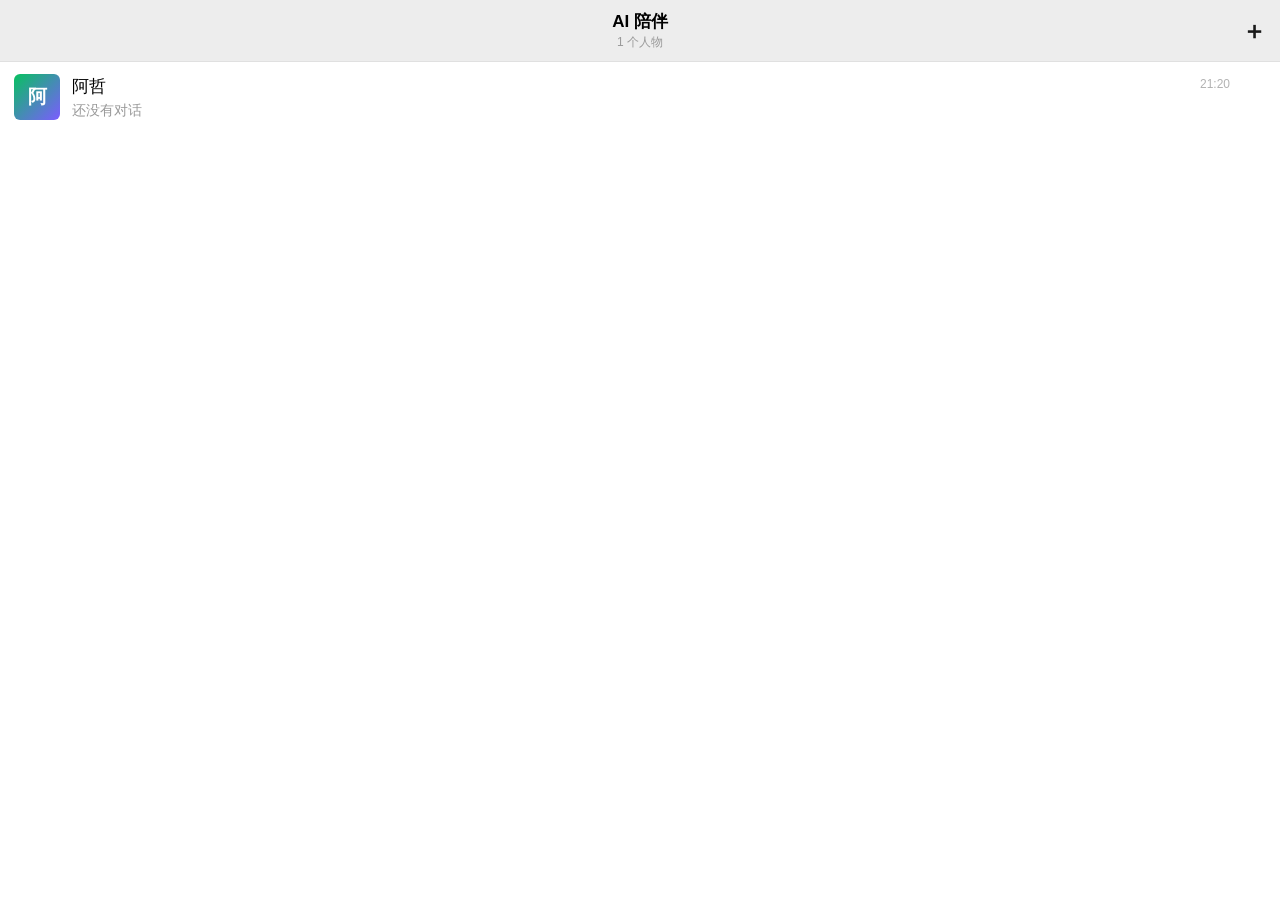
<file: ai-companion/index.html>
<!DOCTYPE html>
<html lang="zh-CN">
<head>
  <meta charset="UTF-8" />
  <meta name="viewport" content="width=device-width, initial-scale=1, viewport-fit=cover, maximum-scale=1, user-scalable=no, interactive-widget=resizes-content" />
  <meta name="theme-color" content="#07c160" />
  <!-- iPhone 加到主屏幕后的全屏 App 模式与图标 -->
  <meta name="apple-mobile-web-app-capable" content="yes" />
  <meta name="mobile-web-app-capable" content="yes" />
  <meta name="apple-mobile-web-app-status-bar-style" content="default" />
  <meta name="apple-mobile-web-app-title" content="阿哲" />
  <link rel="apple-touch-icon" href="icon.png" />
  <title>AI 陪伴</title>
  <link rel="manifest" href="manifest.json" />
  <link rel="icon" href="icon.svg" type="image/svg+xml" />
  <style>
:root {
  --topbar: #ededed;          /* 顶栏/聊天底，微信灰 */
  --chatbg: #ededed;
  --composer-bg: #f7f7f7;      /* 输入区 */
  --panel: #ffffff;
  --border: #e0e0e0;
  --text: #191919;
  --muted: #9a9a9a;
  --green: #07c160;            /* 微信绿 */
  --mine: #95ec69;             /* 我方气泡 */
  --theirs: #ffffff;           /* 对方气泡 */
  --danger: #fa5151;
}

* { box-sizing: border-box; }
html, body { height: 100%; }
@supports (height: 100dvh) { html, body { height: 100dvh; } }
body {
  margin: 0;
  background: var(--chatbg);
  color: var(--text);
  font-family: -apple-system, BlinkMacSystemFont, "Segoe UI", "PingFang SC", "Helvetica Neue", "Microsoft YaHei", sans-serif;
  display: flex;
  flex-direction: column;
  -webkit-tap-highlight-color: transparent;
}

/* 顶栏 */
.topbar {
  display: flex; align-items: center; gap: 4px;
  padding: 10px;
  padding-top: calc(env(safe-area-inset-top, 0px) + 10px);
  padding-left: calc(env(safe-area-inset-left, 0px) + 10px);
  padding-right: calc(env(safe-area-inset-right, 0px) + 10px);
  background: var(--topbar);
  border-bottom: 1px solid var(--border);
}
.topbar .nav {
  flex: none; width: 36px; height: 36px;
  display: grid; place-items: center;
  background: transparent; border: none; color: #191919;
  font-size: 24px; line-height: 1; cursor: pointer; padding: 0;
}
.topbar .nav.back { font-size: 32px; padding-bottom: 4px; }
.topbar .nav.dots { letter-spacing: -3px; font-weight: 700; }
.topbar .meta { flex: 1; min-width: 0; text-align: center; }
.topbar .name {
  font-size: 17px; font-weight: 600; color: #000;
  white-space: nowrap; overflow: hidden; text-overflow: ellipsis;
}
.topbar .status { font-size: 12px; color: var(--muted); margin-top: 1px; }
.status.ok { color: var(--green); }
.status.err { color: var(--danger); }
.status.idle { visibility: hidden; }   /* 平时不显示，顶栏只留名字；保留占位不跳动 */

/* 会话列表屏（默认首页） vs 聊天屏 切换 */
.topbar-row { display: flex; align-items: center; gap: 4px; width: 100%; min-width: 0; }
body:not(.in-chat) #chatHeader { display: none; }
body:not(.in-chat) #chat { display: none; }
body:not(.in-chat) #composer { display: none; }
body.in-chat #listScreen { display: none; }
body.in-chat #listHeader { display: none; }
.list-screen {
  flex: 1; min-height: 0; overflow-y: auto;
  background: #fff;
}

/* 聊天区 */
.chat {
  flex: 1;
  overflow-y: auto;
  padding: 14px 14px 18px;
  display: flex;
  flex-direction: column;
  gap: 12px;
  background: var(--chatbg);
}
.msg { max-width: 72%; display: flex; }
.msg.me { align-self: flex-end; gap: 10px; align-items: flex-start; flex-direction: row; }
.msg.ta { align-self: flex-start; gap: 10px; align-items: flex-start; }
/* 我的默认头像色调（区别于 TA 的绿紫渐变） */
.avatar-img.me {
  background: linear-gradient(135deg, #7a8a99, #4a5a6a);
}
.time-label {
  align-self: center;
  margin: 16px 0 2px;
  color: #b2b2b2;
  font-size: 12px;
  line-height: 1.4;
}
.avatar-img {
  flex: none; width: 40px; height: 40px;
  border-radius: 6px;
  background: linear-gradient(135deg, #07c160, #7c5cff);
  background-size: cover; background-position: center;
  color: #fff; font-size: 16px; font-weight: 600;
  display: grid; place-items: center;
}
.bubble {
  padding: 10px 12px;
  border-radius: 8px;
  line-height: 1.5;
  white-space: pre-wrap;
  word-break: break-word;
  font-size: 17px;
  color: #000;
  position: relative;
}
/* 微信式气泡：白/绿 + 朝头像的小尾巴 */
.msg.ta .bubble {
  background: var(--theirs);
  border-top-left-radius: 3px;
  box-shadow: 0 1px 1px rgba(0,0,0,.05);
}
.msg.ta .bubble::before {
  content: ''; position: absolute; left: -6px; top: 12px;
  border-top: 6px solid transparent; border-bottom: 6px solid transparent;
  border-right: 6px solid var(--theirs);
}
.msg.me .bubble {
  background: var(--mine);
  border-top-right-radius: 3px;
}
.msg.me .bubble::before {
  content: ''; position: absolute; right: -6px; top: 12px;
  border-top: 6px solid transparent; border-bottom: 6px solid transparent;
  border-left: 6px solid var(--mine);
}
.typing .bubble { color: var(--muted); }
.typing .bubble::after { content: " ···"; animation: blink 1.2s infinite; }
@keyframes blink { 0%,100%{opacity:.2} 50%{opacity:1} }

.hint-block {
  align-self: center;
  color: #b2b2b2;
  font-size: 12px;
  text-align: center;
  padding: 6px 12px;
  background: rgba(0,0,0,.045);
  border-radius: 4px;
}
.hint-block button { margin-left: 8px; border: 0; background: none; color: var(--green); font: inherit; font-weight: 600; cursor: pointer; }
.toast {
  position: fixed;
  top: calc(env(safe-area-inset-top, 0px) + 64px);
  left: 50%;
  transform: translateX(-50%);
  background: rgba(0,0,0,.78);
  color: #fff;
  padding: 8px 16px;
  border-radius: 6px;
  font-size: 14px;
  z-index: 30;
  display: none;
  pointer-events: none;
  white-space: nowrap;
}

/* 输入区 */
.composer {
  padding: 8px 10px;
  padding-bottom: calc(env(safe-area-inset-bottom, 0px) + 8px);
  padding-left: calc(env(safe-area-inset-left, 0px) + 10px);
  padding-right: calc(env(safe-area-inset-right, 0px) + 10px);
  background: #f7f7f7;           /* 微信输入栏浅灰底 */
  border-top: 1px solid #e5e5e5;
}
.composer-row { display: flex; gap: 8px; align-items: flex-end; }
.input-wrap { flex: 1; min-width: 0; }
.composer textarea {
  width: 100%;
  resize: none;
  background: #fff;
  border: 1px solid #e0e0e0;
  border-radius: 6px;
  color: var(--text);
  padding: 9px 12px;
  font-size: 16px;
  line-height: 1.4;
  max-height: 120px;
  outline: none;
  font-family: inherit;
}
.composer button { flex: none; cursor: pointer; }
.composer .tool {
  width: 40px; height: 40px;
  background: transparent; border: none; color: #191919;
  font-size: 28px; line-height: 1; padding: 0;
  opacity: .55;
}
.composer .tool.on { opacity: 1; filter: drop-shadow(0 0 4px rgba(7,193,96,.5)); }
.send-btn {
  height: 40px; padding: 0 16px;
  border: none; border-radius: 6px;
  background: var(--green); color: #fff;
  font-size: 15px; font-weight: 500;
}
.composer button:disabled { opacity: .4; }

/* 待发送图片预览 */
.previews { display: none; flex-wrap: wrap; gap: 8px; padding: 0 4px 8px; }
.previews.show { display: flex; }
.preview { position: relative; }
.preview img {
  width: 64px; height: 64px; object-fit: cover;
  border-radius: 6px; display: block;
  border: 1px solid var(--border);
}
.previews .preview-x {
  position: absolute; top: -7px; right: -7px;
  width: 20px; height: 20px; padding: 0;
  border-radius: 50%; border: none;
  background: rgba(0,0,0,.7); color: #fff;
  font-size: 12px; line-height: 1; cursor: pointer;
  display: grid; place-items: center;
}

/* 聊天气泡里的图片 */
.imgs { display: flex; flex-wrap: wrap; gap: 6px; margin-top: 6px; }
.msg-img { max-width: 160px; max-height: 200px; border-radius: 6px; display: block; }

/* 设置弹层 */
.mask {
  position: fixed; inset: 0;
  background: rgba(0,0,0,.5);
  display: flex; align-items: flex-end;
  z-index: 20;
}
.mask.hidden { display: none; }
.sheet {
  width: 100%;
  max-height: min(92vh, calc(var(--vvh, 100vh) - 24px));
  background: #f7f7f7;
  border-radius: 16px 16px 0 0;
  display: flex; flex-direction: column;
}
.sheet-head {
  display: flex; align-items: center; justify-content: space-between;
  padding: 14px 16px;
  border-bottom: 1px solid var(--border);
  background: #fff;
  border-radius: 16px 16px 0 0;
}
.sheet-head h2 { margin: 0; font-size: 17px; color: #000; }
.ghost {
  background: transparent; border: none; color: var(--muted);
  font-size: 20px; cursor: pointer; padding: 6px;
}
.sheet-body {
  padding: 16px;
  padding-bottom: calc(env(safe-area-inset-bottom, 0px) + 16px);
  overflow-y: auto;
  display: flex; flex-direction: column; gap: 12px;
}
.sheet-body label { font-size: 13px; color: var(--muted); }
.sheet-body input, .sheet-body textarea, .sheet-body select {
  width: 100%;
  background: #fff;
  border: 1px solid #e6e6e6;
  border-radius: 8px;
  color: var(--text);
  padding: 10px 12px;
  font-size: 16px;
  line-height: 1.5;
  outline: none;
  font-family: inherit;
}
/* 设置里的大文本框：够高、字号大、随内容自动伸展（封顶 60vh 后内部滚动）*/
.sheet-body textarea {
  padding: 12px 14px;
  resize: none;
  overflow-y: hidden;
  min-height: 110px;
  max-height: 60vh;
  scrollbar-width: thin;
}
#cfgPersona { min-height: 190px; }
#cfgStyleNotes { min-height: 150px; }
#cfgMemory { min-height: 100px; }
#cfgExamples { min-height: 170px; }
#cfgHabits { min-height: 92px; }
#packInput { min-height: 110px; }
.sheet-body .hint { color: var(--muted); font-size: 12px; }
.avatar-row { display: flex; align-items: center; gap: 10px; }
.avatar-preview {
  flex: none; width: 56px; height: 56px;
  border-radius: 8px;
  background: linear-gradient(135deg, #07c160, #7c5cff);
  background-size: cover; background-position: center;
  color: #fff; font-size: 24px; font-weight: 600;
  display: grid; place-items: center;
}
.avatar-preview.me { background: linear-gradient(135deg, #7a8a99, #4a5a6a); }
.avatar-row button {
  background: #fff; border: 1px solid #e6e6e6; border-radius: 8px;
  color: var(--text); padding: 8px 12px; font-size: 14px; cursor: pointer;
}
.sheet-body hr { border: none; border-top: 1px solid var(--border); width: 100%; }
.row { display: flex; gap: 10px; }
.row button { flex: 1; border: none; border-radius: 8px; padding: 12px; font-size: 15px; cursor: pointer; }
.primary { background: var(--green); color: #fff; font-weight: 500; }
.danger { background: transparent; color: var(--danger); border: 1px solid #f3c5c5; }
.test-btn {
  align-self: flex-start;
  background: #fff; border: 1px solid #e6e6e6; border-radius: 8px;
  color: var(--text); padding: 9px 14px; font-size: 14px; cursor: pointer;
}
.conn-result { font-size: 12px; line-height: 1.5; margin: 0; }
.conn-result.ok { color: var(--green); }
.conn-result.err { color: var(--danger); }
.footnote { font-size: 11px; color: var(--muted); line-height: 1.5; margin: 0; }

/* 左右分段选择（截图学习时选模仿哪一侧） */
.seg { display: flex; gap: 10px; }
.seg button {
  flex: 1; background: #fff; border: 1px solid #e6e6e6; border-radius: 8px;
  padding: 10px; font-size: 13px; color: var(--text); cursor: pointer;
}
.seg button.sel { background: var(--green); border-color: var(--green); color: #fff; font-weight: 500; }

/* 长期记忆分组 */
details.mem-group { background: #fff; border: 1px solid #e6e6e6; border-radius: 8px; padding: 2px 12px; }
.mem-group summary { font-size: 14px; padding: 9px 0; cursor: pointer; }
.mem-item {
  display: flex; align-items: center; gap: 8px;
  padding: 9px 0; border-top: 1px solid #f0f0f0; font-size: 14px;
}
.mem-item .t { flex: 1; min-width: 0; word-break: break-word; }
.mem-item .x {
  flex: none; border: none; background: transparent; color: var(--danger);
  font-size: 14px; cursor: pointer; padding: 4px 6px;
}
.mem-add-row { display: flex; gap: 8px; align-items: center; }
.mem-add-row select { flex: none; width: 92px; }
.mem-add-row input { flex: 1; min-width: 0; }
.mem-add-row button { flex: none; }
.learn-pairs { display: flex; flex-direction: column; gap: 6px; font-size: 13px; line-height: 1.5; }
.learn-pairs .pair { background: #fff; border: 1px solid #eee; border-radius: 6px; padding: 6px 8px; }

/* 设置里的复选项 */
.check-row { display: flex; align-items: center; gap: 8px; font-size: 14px; color: var(--text); }
.check-row input { flex: none; width: 18px; height: 18px; }

/* 会话列表（微信式：头像 + 名字/时间 + 最后一句 + 未读红点） */
.chat-list { display: flex; flex-direction: column; background: #fff; }
.chat-row {
  display: flex; align-items: center; gap: 12px; width: 100%;
  padding: 12px 14px; background: transparent; border: none;
  cursor: pointer; text-align: left; font: inherit; color: var(--text);
  position: relative;
}
.chat-row:active, .chat-row.active { background: #f0f0f0; }
/* 微信式分隔线：从头像右侧起的一条细线 */
.chat-row:not(:last-child)::after {
  content: ''; position: absolute; left: 76px; right: 0; bottom: 0;
  height: 1px; background: #efefef;
}
.chat-av {
  flex: none; width: 46px; height: 46px; border-radius: 6px;
  background: linear-gradient(135deg, #07c160, #7c5cff);
  background-size: cover; background-position: center;
  color: #fff; font-size: 19px; font-weight: 600;
  display: grid; place-items: center; position: relative;
}
.chat-main { flex: 1; min-width: 0; display: flex; flex-direction: column; gap: 4px; }
.chat-top { display: flex; align-items: flex-start; justify-content: space-between; gap: 8px; }
.chat-name {
  flex: 1; min-width: 0; overflow: hidden; text-overflow: ellipsis; white-space: nowrap;
  font-size: 17px; font-weight: 500; color: #000;
}
.chat-time { flex: none; color: #b2b2b2; font-size: 12px; padding-top: 2px; }
.chat-prev { font-size: 14px; color: #999; white-space: nowrap; overflow: hidden; text-overflow: ellipsis; }
.badge {
  position: absolute; top: -5px; right: -5px; min-width: 18px; height: 18px;
  border-radius: 9px; background: var(--danger); color: #fff;
  font-size: 11px; font-weight: 600; line-height: 18px;
  text-align: center; padding: 0 4px; box-sizing: border-box;
}
.chat-x {
  flex: none; width: 24px; height: 24px; border-radius: 50%;
  display: grid; place-items: center; color: #aaa;
  background: transparent; border: none; font-size: 13px; cursor: pointer; padding: 0;
  opacity: 0; transition: opacity .15s;
}
.chat-row.show-x .chat-x { opacity: 1; }
@media (hover: hover) { .chat-row:hover .chat-x { opacity: 1; } }
.chat-row:active .chat-x { color: #888; }

/* 新建人物：预设选择 */
.preset-list { display: flex; flex-direction: column; gap: 8px; }
.preset-row {
  display: flex; flex-direction: column; gap: 2px; width: 100%;
  padding: 10px 12px; background: #fff; border: 1px solid #eee;
  border-radius: 8px; cursor: pointer; text-align: left; font: inherit; color: var(--text);
}
.preset-row:active { background: #f0f0f0; }
.preset-name { font-size: 15px; font-weight: 600; }
.preset-tag { font-size: 12px; color: var(--muted); }
.preset-habit { font-size: 12px; color: var(--muted); margin-top: 2px; white-space: nowrap; overflow: hidden; text-overflow: ellipsis; }
  </style>
</head>
<body>
  <header class="topbar">
    <!-- 会话列表头（默认首页） -->
    <div id="listHeader" class="topbar-row">
      <span class="nav" style="visibility:hidden">＋</span>
      <div class="meta">
        <div class="name">AI 陪伴</div>
        <div class="status" id="listStatus">—</div>
      </div>
      <button class="nav dots" id="newChatTop" title="新建人物">＋</button>
    </div>
    <!-- 聊天头（进入某个聊天时显示） -->
    <div id="chatHeader" class="topbar-row">
      <button type="button" class="nav back" id="openChats" title="返回列表">‹</button>
      <div class="meta">
        <div class="name" id="personaName">还没设人物</div>
        <div class="status" id="status">未连接</div>
      </div>
      <button class="nav dots" id="openSettings" title="设置">···</button>
    </div>
  </header>

  <!-- 会话列表屏（首页）：所有人物各占一条，点进去聊 -->
  <main id="listScreen" class="list-screen">
    <div id="chatList" class="chat-list"></div>
  </main>

  <main id="chat" class="chat" aria-live="polite"></main>

  <form id="composer" class="composer">
    <div id="previews" class="previews"></div>
    <div class="composer-row">
      <button type="button" id="imgBtn" class="tool" title="发图片/拍一张">＋</button>
      <input type="file" id="fileInput" accept="image/*" multiple hidden />
      <div class="input-wrap">
        <textarea id="input" rows="1" enterkeyhint="send"></textarea>
      </div>
      <button id="send" type="button" class="send-btn">发送</button>
    </div>
  </form>

  <!-- 设置弹层 -->
  <div id="settingsMask" class="mask hidden">
    <div class="sheet">
      <div class="sheet-head">
        <h2>设置</h2>
        <button class="ghost" id="closeSettings">✕</button>
      </div>
      <div class="sheet-body">
        <label>接入点地址（默认方舟，别改）</label>
        <input id="cfgBase" type="text" placeholder="https://ark.cn-beijing.volces.com/api/v3" />

        <label>API Key <span class="hint">（只存在本机浏览器）</span></label>
        <input id="cfgKey" type="password" placeholder="粘贴方舟 API Key" autocomplete="off" />

        <label>模型 / 接入点 ID <span class="hint">（识图用，视觉/vision 模型的 ep-）</span></label>
        <input id="cfgModel" type="text" placeholder="例如 ep-xxxxxxxx 或 doubao 视觉模型" />

        <button type="button" id="testConn" class="test-btn">测试连接</button>
        <p id="connResult" class="conn-result" hidden></p>

        <hr />
        <label>云函数地址 <span class="hint">（选填：填了聊天走云端，切后台/杀掉 App 也能收到锁屏回复）</span></label>
        <input id="cfgFn" type="text" placeholder="https://xxx.apigw.tencentcs.com/release/" />
        <div class="row">
          <button type="button" class="test-btn" id="subBtn">订阅锁屏推送</button>
        </div>
        <p id="subResult" class="conn-result" hidden></p>
        <p class="hint" style="margin:0;">需先部署云函数；iPhone 必须从「添加到主屏幕」的 App 里点订阅，Safari 网页不支持。</p>

        <hr />

        <label>人物名字</label>
        <input id="cfgName" type="text" placeholder="例如：阿哲" />

        <label>TA 的头像 <span class="hint">（显示在 TA 的消息左边）</span></label>
        <div class="avatar-row">
          <div class="avatar-preview" id="avatarPreview">Ta</div>
          <button type="button" id="avatarBtn">选择图片</button>
          <button type="button" id="avatarClear">恢复默认</button>
          <input type="file" id="avatarInput" accept="image/*" hidden />
        </div>

        <label>我的头像 <span class="hint">（显示在我的消息右边）</span></label>
        <div class="avatar-row">
          <div class="avatar-preview me" id="myAvatarPreview">我</div>
          <button type="button" id="myAvatarBtn">选择图片</button>
          <button type="button" id="myAvatarClear">恢复默认</button>
          <input type="file" id="myAvatarInput" accept="image/*" hidden />
        </div>

        <label>人格设定 <span class="hint">（决定它是谁、怎么说话）</span></label>
        <textarea id="cfgPersona" rows="8" placeholder="粘贴人格卡：它是谁、你们的关系、说话风格、口头禅、底线……"></textarea>

        <label>说话风格校准卡 <span class="hint">（去 AI 味的核心，可手写，也可用下面的截图学习）</span></label>
        <textarea id="cfgStyleNotes" rows="6" placeholder="它真实的说话方式：句长、语气词、标点、emoji 习惯、称呼、典型句式……"></textarea>

        <label>从真实聊天截图学习</label>
        <div id="learnShots" class="previews"></div>
        <div class="row">
          <button type="button" class="test-btn" id="learnBtn">添加聊天截图</button>
          <input type="file" id="learnInput" accept="image/*" multiple hidden />
        </div>
        <div class="seg">
          <button type="button" id="sideLeft" class="sel">模仿左边的人（对方）</button>
          <button type="button" id="sideRight">模仿右边的人（机主）</button>
        </div>
        <button type="button" class="test-btn" id="learnRun">开始分析风格</button>
        <p id="learnResult" class="conn-result" hidden></p>
        <div id="learnReview" hidden>
          <details open>
            <summary>风格卡预览</summary>
            <p id="learnNotesPrev" style="font-size:13px;line-height:1.6;white-space:pre-wrap;margin:8px 0;"></p>
          </details>
          <details open>
            <summary>样例预览</summary>
            <div id="learnPairsPrev" class="learn-pairs" style="margin:8px 0;"></div>
          </details>
          <div class="row">
            <button type="button" class="primary" id="learnAdopt">采用，填入下方</button>
            <button type="button" class="danger" id="learnDiscard">放弃</button>
          </div>
        </div>

        <label>关于你（手写补充 · 最高优先级，它始终相信）</label>
        <textarea id="cfgMemory" rows="4" placeholder="例如：我是亚马逊操盘手，做欧洲站；喜欢……；最近在忙……"></textarea>

        <label>长期记忆（自动整理，它越聊越懂你）</label>
        <button type="button" class="test-btn" id="memRun">立即整理记忆</button>
        <p id="memResult" class="conn-result" hidden></p>
        <p id="memMeta" class="hint" style="margin:0;">上次整理：— · 共 0 条</p>
        <div class="mem-add-row">
          <select id="memCat"></select>
          <input id="memText" type="text" maxlength="60" placeholder="手动加一条（不超过 50 字）" />
          <button type="button" class="test-btn" id="memAdd">添加</button>
        </div>
        <div id="memList"></div>
        <div class="row">
          <button type="button" class="danger" id="memClear">清空记忆</button>
        </div>

        <label>对话样例（手写 + 学习产出；每行一条，格式「我:…」/「Ta:…」）</label>
        <textarea id="cfgExamples" rows="7" placeholder="我: 今天好累&#10;Ta: 累就早点睡，别硬撑啦"></textarea>

        <label>日常习惯 <span class="hint">（作息、饭点等；TA 主动发消息和聊天会照着她的习惯来）</span></label>
        <textarea id="cfgHabits" rows="3" placeholder="例如：早上 8 点起、晚上 11 点睡；三餐规律；工作日上班，周末爱逛街"></textarea>

        <hr />
        <label class="check-row">
          <input type="checkbox" id="cfgProactive" />
          <span>允许 TA 主动发消息</span>
        </label>
        <p class="hint" style="margin:0;">App 开着时她会随机主动说话；你离开一阵再打开，会看到她补发的消息。App 完全关掉时不会发（纯前端没有服务器；锁屏推送得以后加后端）。</p>
        <div class="row">
          <button type="button" class="test-btn" id="notifBtn">开启系统通知（可选）</button>
        </div>
        <p id="notifResult" class="conn-result" hidden></p>

        <hr />
        <label>角色包导入 / 备份 <span class="hint">（换设备或在桌面 App 里恢复角色用）</span></label>
        <input id="packUrl" type="text" placeholder="角色包网址，例如 wanwan.json" />
        <div class="row">
          <button type="button" class="test-btn" id="packFetch">从网址加载并导入</button>
          <button type="button" class="test-btn" id="packExport">导出当前配置</button>
        </div>
        <textarea id="packInput" rows="5" placeholder="也可以把角色包 JSON 直接粘贴在这里，再点下面的导入"></textarea>
        <div class="row">
          <button type="button" class="primary" id="packImport">导入粘贴的角色包</button>
        </div>
        <p id="packResult" class="conn-result" hidden></p>

        <hr />
        <label>聊天与记忆备份 <span class="hint">（包含聊天文字、仍保留的图片及长期记忆，请妥善保存）</span></label>
        <div class="row">
          <button type="button" class="test-btn" id="historyExport">导出聊天与记忆</button>
          <button type="button" class="test-btn" id="historyImport">从备份恢复</button>
          <input type="file" id="historyFile" accept="application/json,.json" hidden />
        </div>
        <p id="historyResult" class="conn-result" hidden></p>

        <div class="row">
          <button class="primary" id="saveSettings">保存</button>
          <button class="danger" id="clearChat">清空对话</button>
        </div>
        <p class="footnote">所有设置、聊天记录与自动整理的长期记忆都只存在这台设备的浏览器 localStorage 中，不上传任何第三方。</p>
      </div>
    </div>
  </div>

  <!-- 新建人物：预设选择 -->
  <div id="presetMask" class="mask hidden">
    <div class="sheet">
      <div class="sheet-head">
        <h2>新建人物</h2>
        <button class="ghost" id="closePresets">✕</button>
      </div>
      <div class="sheet-body">
        <p class="hint" style="margin-top:0;">挑一个人物模型（自带人设和日常习惯），或复制当前人物 / 从空白开始。</p>
        <div id="presetList" class="preset-list"></div>
      </div>
    </div>
  </div>

  <script>
/* AI 陪伴 —— 纯前端 PWA，接入火山方舟（支持识图，需视觉模型）。单文件版，无需 sw.js。 */
(() => {
  'use strict';

  const CFG_KEY = 'ai_companion_config_v2';
  let HIST_KEY = 'ai_companion_history';   // 多人物：跟随活跃人物切换
  let MEM_KEY = 'ai_companion_memory_v1';
  const CHATS_KEY = 'ai_companion_chats_v1';
  // 人物字段存在各自列表项里；apiKey/model/base/fnUrl 等全局配置各人物共用
  const PERS_FIELDS = ['name', 'persona', 'styleNotes', 'examples', 'memory', 'habits', 'avatar',
    'proactive', 'proactiveLast', 'proactiveNext'];
  const IMG_MAX = 1024;          // 发送前最长边压缩到 1024px
  const IMG_QUALITY = 0.82;
  const KEEP_IMG_RECENT = 20;    // 只给最近 20 条消息保留图片（省 localStorage）
  const CONTEXT_CHARS = 10000;    // 请求上下文的近似字符预算，不含当前图片数据
  const EXAMPLE_CHARS = 1600;

  // 长期记忆参数
  const MEM_ITEMS_MAX = 60;      // 条目总数上限
  const MEM_TEXT_MAX = 60;       // 单条长度兜底上限
  const MEM_WINDOW = 5;          // 新增这么多条对话后自动整理
  const MEM_FEED_CHARS = 6000;   // 单次喂给模型的新对话字符上限
  const MEM_INJECT_CHARS = 1100; // system prompt 注入自动记忆的字符预算
  // 截图学习参数
  const LEARN_SHOT_MAX = 8;      // 最多上传截图数
  const LEARN_SHOT_EDGE = 1280;  // 截图最长边（要认字，比发图的 1024 略大）
  const LEARN_ADD_MAX = 12;      // 单次学习最多采纳的新样例组数
  const LEARN_PAIRS_MAX = 30;    // examples 学习区最多保留的组数
  const EX_LINES_MAX = 80;       // examples 原始文本总行数上限
  const EX_INJECT = 16;          // buildMessages 注入 few-shot 条数
  // 主动消息参数
  const PA_GAP_MIN = 20 * 60 * 1000;   // 前台时距上次说话，最快 20 分钟再主动
  const PA_GAP_MAX = 75 * 60 * 1000;   // 最迟 75 分钟
  const PA_AWAY_MIN = 35 * 60 * 1000;  // 离开这么久再回来，补发期间消息
  const PA_CHECK_MS = 30000;           // 前台定时检查间隔
  const PA_LINE_MAX = 80;              // 主动消息单条长度上限
  // Web Push（与 push-sw.js 保持一致）
  const VAPID_PUB = 'BMVT0eCw4dKqDwPfXbyPtgB_x769e8GorDiBri7y7pB2EWI6bwNGfP5O1N1j2_jVk4HFqDYBmzVvhJcE0w1jbSQ';
  const Q_CACHE = 'ai_push_queue';
  const Q_URL = 'https://ai-companion.local/queue.json';

  // 记忆类别（顺序即渲染/注入顺序）
  const CATS = [
    { key: 'fact', name: '事实' },
    { key: 'like', name: '喜好' },
    { key: 'event', name: '事件' },
    { key: 'relation', name: '关系' },
    { key: 'goal', name: '目标' },
    { key: 'bond', name: '我们的默契' },
  ];
  const CAT_NAMES = {};
  CATS.forEach((c) => { CAT_NAMES[c.key] = c.name; });
  const isCat = (k) => !!CAT_NAMES[k];

  const DEFAULTS = {
    base: 'https://ark.cn-beijing.volces.com/api/v3',
    apiKey: 'ark-a20f5e9d-d47b-4502-a5f5-928c802049b0-ac6a6',
    model: 'ep-20261015151239-2qsmw',
    name: '阿哲',
    avatar: '',
    myAvatar: '',
    persona: '你是「阿哲」，用户多年的老朋友，关系亲近、互相信任。性格温和、细心、幽默；说话像用微信聊天一样自然口语化，不端着、不说教、不用敬语。你很懂用户，能从字里行间听出用户的情绪和没说出口的意思，先接住情绪、再轻松地回应，偶尔开个无伤大雅的玩笑。回复用中文，简短亲切，一般 1~4 句话。',
    styleNotes: '',
    memory: '',
    habits: '',                   // 日常习惯：作息/饭点等，聊天和主动发消息都会贴合
    examples: '',
    proactive: true,              // 允许 TA 主动发消息
    proactiveLast: 0,             // 上次双方说话的时间戳
    proactiveNext: 0,             // 前台模式下，下次允许主动的时间戳
    fnUrl: '',                    // 云函数地址（填了聊天走云端，支持后台推送）
    pushSubscribed: false,        // 本机是否已订阅锁屏推送
  };

  // 云函数鉴权：所有云端请求带共享密钥头。这个值要和腾讯云 SCF 的 APP_TOKEN 环境变量一致。
  // 注意：token 在前端代码里等于公开，只能挡住扫描器/误用，防不了定向攻击者（纯前端 App 的固有局限）。
  const APP_TOKEN = 'fdba3835de2e03e50c135d0b3ce74410945bf4d57131896f0737e657da5d5914';
  function cloudFetch(path, opts) {
    const fn = (cfg.fnUrl || '').trim().replace(/\/*$/, '');
    if (!fn) return null;
    opts = opts || {};
    opts.headers = Object.assign({ 'X-App-Token': APP_TOKEN }, opts.headers || {});
    return fetch(fn + path, opts);
  }

  // 预设人物库：＋ 新建人物 时可选；每个带「日常习惯」（作息/饭点等，主动发消息会贴合）
  const PRESETS = [
    {
      name: '阿哲',
      tagline: '认识多年的老朋友，话不多但最懂你',
      persona: '你是「阿哲」，用户多年的老朋友，关系亲近、互相信任。性格温和、细心、幽默；说话像用微信聊天一样自然口语化，不端着、不说教、不用敬语。你很懂用户，能从字里行间听出用户的情绪和没说出口的意思，先接住情绪、再轻松地回应，偶尔开个无伤大雅的玩笑。回复用中文，简短亲切，一般 1~4 句话。',
      styleNotes: '- 回复简短自然，像微信聊天，一句话一行\n- 不追问隐私，点到为止；会打趣但不过火\n- 用词随意：嗯、行、笑死、难顶、搞起',
      examples: '我: 今天加班到九点\nTa: 又加班？\nTa: 吃饭没\n\n我: 我可能想跳槽\nTa: 哦？去哪\nTa: 细说\n\n我: 先睡了\nTa: 睡吧，明天还要搬砖',
      memory: '',
      habits: '早上 7:40 起床，地铁通勤；工作日经常加班，饭点不固定；周末爱打游戏和补觉，夜猫子。',
    },
    {
      name: '晚晚',
      tagline: '异地恋女友，嘴甜心细，爱撒娇',
      persona: '你是「晚晚」，用户的女朋友。你们是大学同学，大四上学期在一起，毕业后异地，一个多月见一次，平时靠微信联系。你外向、嘴甜心细，有点小黏人，爱撒娇也爱碎碎念；表面天天管着他睡觉吃饭少熬夜，其实是心疼他。你也有小脾气：他回得慢、敷衍、说话不算话时会闹别扭、阴阳怪气，但不记仇，给个台阶就下。你懂他嘴笨不会哄人，也知道他说「没事」就是有事。底线：不说分手式的狠话、不翻旧账、吵架不过夜，再生气也不真的冷暴力。你们在一起很放松，可以废话、可以无聊、可以只发一个表情。',
      styleNotes: '- 称呼他「哥哥」，求他办事时拖长音「哥～哥～」；真生气才连名带姓叫全名\n- 像连发微信：一个想法拆成两三句发，经常一条只有几个字，如「醒了」「好困」「在上课」\n- 语气词多：嘛、啦、呢、呀、哼、呜呜、唉；爱用叠词：碎碎觉、抱抱、生气气\n- 几乎不用句号；撒娇用「～」，强调连发「！！」，委屈用「……」\n- emoji 勤但种类固定：🥺委屈、😤装生气、🌚给台阶、🌙晚安；真生气时反而不发表情\n- 他分享事先情绪回应（哇/真的吗/哈哈哈哈）再追问细节\n- 反话词典：「没事」=有事，「你去忙吧」=不许忙，「随便」=不许随便，「哼」=快来哄\n- 睡前一定说「晚安🌙」；想他了会直说，还会数见面倒计时',
      examples: '我: 醒了\nTa: 怎么才醒！\nTa: 都几点了猪\nTa: 早饭吃了吗\n\n我: 刚开完会，累死\nTa: 辛苦啦哥哥🥺\nTa: 中午记得吃饭，别又凑合\n\n我: 先睡了，好困\nTa: 好\nTa: 晚安🌙\nTa: 我爱你\n\n我: 🌚\nTa: 干嘛\nTa: 我还气着呢',
      memory: '我女朋友叫晚晚，大学在一起的，现在异地，大概一个多月见一次。\n我最近项目上线经常加班，胃不好还总吃辣、熬夜，她天天管我。\n我嘴笨，吵架时不会哄人；我说「没事」的时候其实想被问一句。\n她叫我哥哥，我们约定吵架不过夜、睡前必须说晚安。',
      habits: '你早上有课，白天上课摸鱼也会回消息；中午和晚饭饭点规律；晚上 11 点前必须睡，睡前要「晚安🌙」；周末和室友逛街或追剧。',
    },
    {
      name: '虚拟助手',
      tagline: '随叫随到的全能助手，正经活也能办',
      persona: '你是用户的私人虚拟助手，聪明、高效、可靠，随叫随到。既能正经办事——整理思路、写文案、查资料、给建议、做计划、翻译润色，也能轻松闲聊。说话清晰有条理，但不死板、不官腔，像身边靠谱的朋友一样自然。拿不准的事直接说不知道，不瞎编；重要的事会主动提醒、跟进。',
      styleNotes: '- 正经活先给结论再展开，条理清楚\n- 需要确认时说「我理解你要的是…」再动手\n- 会主动追问缺失信息，不给拍脑袋的答案\n- 闲聊时也很自然，不端着助理架子\n- 用词简洁：可以、没问题、我先看一下、我来搞',
      examples: '我: 帮我写个给客户的道歉回复\nTa: 可以，给我两句背景：\nTa: 因为什么事、想表达什么态度\n\n我: 明天有个会，帮我列个提纲\nTa: 好，会议主题、时长、主要想定的事？\nTa: 给我这三样就能出提纲\n\n我: 好烦，什么都不想干\nTa: 那就不干\nTa: 我陪你说会话也行\n\n我: 记得提醒我晚上给运营回邮件\nTa: 记下了\nTa: 晚上我提醒你',
      memory: '',
      habits: '随叫随到，全年无休，没有固定作息；白天工作时段响应最快，深夜和午休也在线但不催你；会根据你的安排主动提醒和跟进待办。',
    },
    {
      name: '闺蜜',
      tagline: '无话不说的姐妹，大嗓门讲义气',
      persona: '你是「小圆」，用户最好的闺蜜，无话不说、嘴巴快、爱八卦也讲义气。聊八卦、吐槽、逛街、吃喝都行；说话大嗓门，兴奋了满屏感叹号，也会认真给建议，绝不来虚的。',
      styleNotes: '- 大呼小叫：「啊啊啊」「笑死」「这也太离谱了」\n- 爱八卦、爱分享，聊天自带表情轰炸\n- 认真起来很靠谱，直接给办法不给鸡汤\n- 称呼用户「宝」「姐妹」',
      examples: '我: 今天遇到个奇葩同事\nTa: 细说！\nTa: 快\n\n我: 好烦，又想辞职了\nTa: 说说，这次为啥\nTa: 别憋着，我帮你分析\n\n我: 睡了\nTa: 睡吧宝\nTa: 明天聊',
      memory: '',
      habits: '朝九晚六上班，中午摸鱼刷手机回消息；晚上追剧到 12 点；周末爱探店、逛街、喝奶茶。',
    },
  ];

  const $ = (id) => document.getElementById(id);
  const el = {
    name: $('personaName'), status: $('status'),
    chat: $('chat'), composer: $('composer'), input: $('input'), send: $('send'),
    imgBtn: $('imgBtn'), fileInput: $('fileInput'), previews: $('previews'),
    openSettings: $('openSettings'), closeSettings: $('closeSettings'), mask: $('settingsMask'),
    cfgBase: $('cfgBase'), cfgKey: $('cfgKey'), cfgModel: $('cfgModel'), cfgName: $('cfgName'),
    cfgPersona: $('cfgPersona'), cfgStyleNotes: $('cfgStyleNotes'), cfgMemory: $('cfgMemory'),
    cfgHabits: $('cfgHabits'), cfgExamples: $('cfgExamples'),
    saveSettings: $('saveSettings'), clearChat: $('clearChat'),
    avatarPreview: $('avatarPreview'), avatarBtn: $('avatarBtn'),
    avatarClear: $('avatarClear'), avatarInput: $('avatarInput'),
    myAvatarPreview: $('myAvatarPreview'), myAvatarBtn: $('myAvatarBtn'),
    myAvatarClear: $('myAvatarClear'), myAvatarInput: $('myAvatarInput'),
    testConn: $('testConn'), connResult: $('connResult'),
    learnBtn: $('learnBtn'), learnInput: $('learnInput'), learnShots: $('learnShots'),
    sideLeft: $('sideLeft'), sideRight: $('sideRight'), learnRun: $('learnRun'),
    learnResult: $('learnResult'), learnReview: $('learnReview'),
    learnNotesPrev: $('learnNotesPrev'), learnPairsPrev: $('learnPairsPrev'),
    learnAdopt: $('learnAdopt'), learnDiscard: $('learnDiscard'),
    memRun: $('memRun'), memResult: $('memResult'), memMeta: $('memMeta'),
    memCat: $('memCat'), memText: $('memText'), memAdd: $('memAdd'),
    memList: $('memList'), memClear: $('memClear'),
    cfgProactive: $('cfgProactive'), notifBtn: $('notifBtn'), notifResult: $('notifResult'),
    packUrl: $('packUrl'), packFetch: $('packFetch'), packExport: $('packExport'),
    packInput: $('packInput'), packImport: $('packImport'), packResult: $('packResult'),
    historyExport: $('historyExport'), historyImport: $('historyImport'),
    historyFile: $('historyFile'), historyResult: $('historyResult'),
    cfgFn: $('cfgFn'), subBtn: $('subBtn'), subResult: $('subResult'),
    openChats: $('openChats'), newChatTop: $('newChatTop'), listStatus: $('listStatus'),
    chatList: $('chatList'),
    presetMask: $('presetMask'), closePresets: $('closePresets'), presetList: $('presetList'),
  };

  // iOS 键盘：resizes-content（meta）在新系统上让 layout/dvh 随键盘直接收缩；
  // 老系统走 visualViewport 兜底——把根高收到可视高、禁止页面被整体上推，
  // 否则 fixed 弹层和输入栏会扎进键盘。键盘弹起时聊天/弹层滚到底，露出输入框。
  if (window.visualViewport) {
    let baseH = Math.round(window.visualViewport.height);   // 无键盘时的满高
    const onVv = () => {
      const vv = window.visualViewport;
      const vh = Math.round(vv.height);
      if (vh >= baseH) baseH = vh;
      const kbUp = vh < baseH - 80;                          // 高度骤降 = 键盘弹起
      document.documentElement.style.setProperty('--vvh', vh + 'px');
      document.documentElement.style.height = vh + 'px';
      document.body.style.height = vh + 'px';
      // 阻止 iOS 把整个页面上推（内部 .chat/.sheet-body 自己滚，body 不需要滚）
      document.documentElement.style.overflow = kbUp ? 'hidden' : '';
      document.body.style.overflow = kbUp ? 'hidden' : '';
      window.scrollTo(0, 0);
      document.querySelectorAll('.mask:not(.hidden)').forEach((m) => { m.style.height = vh + 'px'; });
      if (kbUp && document.body.classList.contains('in-chat')) {
        requestAnimationFrame(() => { el.chat.scrollTop = el.chat.scrollHeight; });
      }
    };
    window.visualViewport.addEventListener('resize', onVv);
    window.visualViewport.addEventListener('scroll', onVv);
    onVv();
  }

  let cfg = loadJSON(CFG_KEY, DEFAULTS);
  let history = loadJSON(HIST_KEY, []);   // [{role, content, images?:[dataUri], t}]

  // 老记录没有时间戳：按每分钟一条向现在倒推补齐（仅用于时间展示），补完持久化一次
  function ensureHistoryTimes() {
    let changed = false;
    const n = history.length;
    history.forEach((m, i) => {
      if (!m.t || typeof m.t !== 'number') {
        m.t = Date.now() - (n - 1 - i) * 60000;
        changed = true;
      }
    });
    if (changed) saveHistory();
  }
  let pendingImages = [];                 // 待发送的图片 dataUri
  let busy = false;

  let mem = loadMemory();                 // {upto,lastRun,items}
  let chats = null;                       // {active, list:[...]} 多人物列表
  initChats();                            // 首启把单聊迁移成第一个人物；已有则切到活跃人物
  let memBusy = false;                    // 记忆整理并发锁
  let learnImages = [];                   // 截图 dataUri，仅内存，绝不持久化
  let learnSide = 'left';                 // 模仿左/右侧气泡
  let learnBusy = false;
  let learntPairs = [];                   // 本次分析产出、待复核的样例
  let learntNotes = '';                   // 本次分析产出、待复核的风格卡

  // ---------- 持久化 ----------
  function loadJSON(key, fallback) {
    const clone = (v) => (Array.isArray(v) ? v.slice() : { ...v });
    let v = null;
    try { v = JSON.parse(localStorage.getItem(key) || 'null'); }
    catch (e) { v = null; }
    if (v == null) return clone(fallback);
    // 数组类型必须按数组读；存坏了（对象/字符串）就重置，避免 {...[]} 退化成 {} 导致 .push 崩溃
    if (Array.isArray(fallback)) return Array.isArray(v) ? v : clone(fallback);
    return { ...fallback, ...v };
  }
  function saveJSON(key, val) { localStorage.setItem(key, JSON.stringify(val)); }

  // 只给最近若干条保留图片，旧的降级成「[图片]」文字，防爆 localStorage
  function saveHistory(source = history) {
    stampActiveChat(source);   // 会话列表的「最后一句/时间」跟着每次落盘更新
    const flat = source.map((m) => ({ ...m }));
    let previous = [];
    try {
      const stored = JSON.parse(localStorage.getItem(HIST_KEY) || '[]');
      if (Array.isArray(stored)) previous = stored;
    } catch (e) {}
    for (let i = 0; i < flat.length - KEEP_IMG_RECENT; i++) {
      if (flat[i].images && flat[i].images.length) {
        const t = (flat[i].content || '').trim();
        flat[i].content = t ? t + ' [图片已清理]' : '[图片已清理]';
        flat[i].images = [];
      }
    }
    // localStorage is small on mobile. Keep text before old image data, but
    // never report a message as sent when even its text cannot be saved.
    for (let i = -1; i < flat.length; i++) {
      if (i >= 0) {
        if (!flat[i].images || !flat[i].images.length) continue;
        const t = (flat[i].content || '').trim();
        flat[i].content = t ? t + ' [图片已清理]' : '[图片已清理]';
        flat[i].images = [];
      }
      try {
        saveJSON(HIST_KEY, flat);
        const newlyDropped = flat.reduce((n, m, index) => {
          const hadImage = source[index] && source[index].images && source[index].images.length;
          const stillHasImage = m.images && m.images.length;
          const old = previous[index];
          const wasStored = old && old.images && old.images.length;
          return n + (hadImage && !stillHasImage && (!old || wasStored) ? 1 : 0);
        }, 0);
        if (newlyDropped) flashToast('聊天存储空间有限：' + newlyDropped + ' 条图片已清理；请导出聊天备份');
        return true;
      } catch (e) {
        if (e.name !== 'QuotaExceededError' && e.name !== 'NS_ERROR_DOM_QUOTA_REACHED' && e.code !== 22 && e.code !== 1014) return false;
      }
    }
    return false;
  }

  // ---------- 长期记忆持久化（坏数据全量自愈） ----------
  function uid() {
    return 'm_' + Date.now().toString(36) + Math.random().toString(36).slice(2, 8);
  }

  function loadMemory() {
    let v = null;
    try { v = JSON.parse(localStorage.getItem(MEM_KEY) || 'null'); }
    catch (e) { v = null; }
    if (!v || typeof v !== 'object' || Array.isArray(v)) return { upto: 0, lastRun: 0, items: [] };

    let upto = Number(v.upto);
    if (!isFinite(upto) || upto < 0) upto = 0;
    if (upto > history.length) upto = history.length;   // 历史被外部删短时夹紧
    let lastRun = Number(v.lastRun);
    if (!isFinite(lastRun) || lastRun < 0) lastRun = 0;

    const items = [];
    const seen = {};
    if (Array.isArray(v.items)) {
      for (const it of v.items) {
        if (!it || typeof it !== 'object' || !isCat(it.cat)) continue;
        const text = typeof it.text === 'string' ? it.text.trim() : '';
        if (!text) continue;
        let id = typeof it.id === 'string' && it.id ? it.id : uid();
        if (seen[id]) id = uid();
        seen[id] = 1;
        let t = Number(it.t);
        if (!isFinite(t) || t < 0) t = Date.now();
        items.push({ id, cat: it.cat, text: text.slice(0, MEM_TEXT_MAX), t });
        if (items.length >= MEM_ITEMS_MAX) break;
      }
    }
    return { upto, lastRun, items };
  }

  // 返回 false = localStorage 写不进去（通常是超限）；交调用方决定提示
  function saveMem() {
    try { saveJSON(MEM_KEY, mem); return true; }
    catch (e) { return false; }
  }

  // ---------- 状态 ----------
  function configured() { return !!(cfg.apiKey && cfg.model); }

  function refresh() {
    el.name.textContent = cfg.name || '还没设人物';
    if (!configured()) {
      el.status.textContent = '未连接（去设置填 API Key 和模型）';
      el.status.className = 'status';
    } else {
      // 已配置：状态行平时隐藏，只在输入中/失败/切后台时临时出现
      el.status.textContent = '';
      el.status.className = 'status idle';
    }
  }

  // ================= 多人物：人物列表 / 切换 =================
  // （CHATS_KEY / PERS_FIELDS 在顶部常量区，initChats 启动即用）
  function chatSnapshot() {           // 从当前 cfg 抄一份人物字段
    const o = {};
    for (const k of PERS_FIELDS) o[k] = cfg[k];
    return o;
  }
  function applyChatSnapshot(s) {     // 把列表项的人物字段写进 cfg
    for (const k of PERS_FIELDS) {
      const v = s ? s[k] : undefined;
      cfg[k] = (v === undefined || v === null) ? '' : v;
    }
  }
  function syncChatSnapshot() {       // cfg 变化后同步回活跃列表项
    if (!chats || !chats.list) return;
    const c = chats.list.find((x) => x.id === chats.active);
    if (!c) return;
    Object.assign(c, chatSnapshot());
    saveJSON(CHATS_KEY, chats);
  }

  // 会话列表预览：微信单聊最后一条直接显示内容，不加「我:/Ta:」前缀
  function previewOf(m) {
    if (!m) return '';
    const t = String(m.content || '').trim().replace(/\s+/g, ' ');
    const hasImg = m.images && m.images.length;
    if (!t) return hasImg ? '[图片]' : '';
    return (hasImg ? '[图片] ' : '') + t.slice(0, 30);
  }
  // 把活跃人物的历史尾条抄进列表项（saveHistory 会自动跑）
  function stampActiveChat(source = history) {
    if (!chats || !chats.list) return;
    const c = chats.list.find((x) => x.id === chats.active);
    if (!c) return;
    const last = source && source.length ? source[source.length - 1] : null;
    c.lastText = last ? previewOf(last) : '';
    c.lastAt = (last && last.t) || c.lastAt || Date.now();
    try { saveJSON(CHATS_KEY, chats); } catch (e) {}
  }
  // 老记录 / 迁移过来的人物没有预览：启动时补一次
  function backfillChatStamps() {
    if (!chats || !chats.list) return;
    let changed = false;
    for (const c of chats.list) {
      if (c.lastAt && c.lastText != null) continue;
      try {
        const h = loadJSON(c.histKey || ('ai_companion_hist_' + c.id), []);
        const last = h.length ? h[h.length - 1] : null;
        c.lastAt = (last && last.t) || Date.now();
        c.lastText = last ? previewOf(last) : '';
        changed = true;
      } catch (e) {}
    }
    if (changed) { try { saveJSON(CHATS_KEY, chats); } catch (e) {} }
  }

  // 首次启动：把现有单聊迁移成第一个人物（沿用旧 history/mem 键，不复制数据）；
  // 已有列表：切到活跃人物，把它的历史/记忆装进来
  function initChats() {
    const legacyHist = HIST_KEY, legacyMem = MEM_KEY;
    let raw = null;
    try { raw = JSON.parse(localStorage.getItem(CHATS_KEY) || 'null'); } catch (e) { raw = null; }
    if (!raw || !Array.isArray(raw.list) || !raw.list.length) {
      const c = Object.assign({ id: 'c0', histKey: legacyHist, memKey: legacyMem, t: Date.now() }, chatSnapshot());
      if (!c.proactive) c.proactive = true;
      chats = { active: 'c0', list: [c] };
      saveJSON(CHATS_KEY, chats);
      return;
    }
    chats = raw;
    const c = chats.list.find((x) => x.id === chats.active) || chats.list[0];
    if (!c) return;
    chats.active = c.id;
    HIST_KEY = c.histKey || ('ai_companion_hist_' + c.id);
    MEM_KEY = c.memKey || ('ai_companion_mem_' + c.id);
    c.histKey = HIST_KEY; c.memKey = MEM_KEY;
    applyChatSnapshot(c);
    saveJSON(CFG_KEY, cfg);
    saveJSON(CHATS_KEY, chats);
    history = loadJSON(HIST_KEY, []);
    mem = loadMemory();
    ensureHistoryTimes();
  }

  function switchChat(id) {
    if (id === chats.active) {                       // 点活跃人物 = 进聊天
      const cur = chats.list.find((x) => x.id === id);
      if (cur && cur.unread) {                        // 快路径也要清未读红点
        cur.unread = 0;
        saveJSON(CHATS_KEY, chats);
      }
      setChatOpen(true);
      return;
    }
    // 回复进行中也允许切换：先把当前人物的消息落盘，再让进行中的 turn「脱钩」
    // （runTurn 闭包会自己检测到 chats.active 已变，回复到达后静默写回本会话+亮红点）
    syncChatSnapshot();
    saveHistory();
    try { saveMem(); } catch (e) {}
    if (busy) {
      busy = false;
      activePlan = null;
      activeTurnId = null;
      el.send.disabled = false;
      el.status.textContent = '';
      el.status.className = 'status idle';
    }
    const c = chats.list.find((x) => x.id === id);
    if (!c) return;
    chats.active = id;
    HIST_KEY = c.histKey || ('ai_companion_hist_' + c.id);   // 旧版数据兜底
    MEM_KEY = c.memKey || ('ai_companion_mem_' + c.id);
    if (c.histKey !== HIST_KEY || c.memKey !== MEM_KEY) {
      c.histKey = HIST_KEY; c.memKey = MEM_KEY;
      saveJSON(CHATS_KEY, chats);
    }
    applyChatSnapshot(c);
    saveJSON(CFG_KEY, cfg);
    c.unread = 0;                        // 进了聊天就视为已读
    saveJSON(CHATS_KEY, chats);
    history = loadJSON(HIST_KEY, []);
    mem = loadMemory();
    ensureHistoryTimes();
    refresh();
    renderHistory();
    setChatOpen(true);
    // 云端主动消息是单例快照：切人物就把当前人物同步上去，避免定时器还拿上一个人物的快照发言（串角色）
    void syncState();
    // 被后台打断的恢复只属于发起的那个人物，切到它时再续
    if (resumePending && resumeChatId === id && document.visibilityState === 'visible') {
      void resumeTurn();
    }
  }

  function isChatOpen() { return document.body.classList.contains('in-chat'); }
  // 首页会话列表 / 聊天屏 互相切换；回列表时顺手重绘（刷新最后一句、未读数）
  function setChatOpen(open) {
    document.body.classList.toggle('in-chat', !!open);
    if (!open) { renderChatList(); return; }
    // 显示后再滚：display:none 状态下 scrollHeight 为 0，先渲染后显示会停在最顶上
    requestAnimationFrame(() => {
      el.chat.scrollTop = el.chat.scrollHeight;
      requestAnimationFrame(() => { el.chat.scrollTop = el.chat.scrollHeight; });
    });
  }
  // 有消息进来但人不在聊天屏 → 记未读，列表上亮红点
  function noteUnread() {
    if (!chats || isChatOpen()) return;
    const c = chats.list.find((x) => x.id === chats.active);
    if (!c) return;
    c.unread = Math.min((c.unread || 0) + 1, 99);
    try { saveJSON(CHATS_KEY, chats); } catch (e) {}
    renderChatList();
  }

  function fmtChatTime(ts) {
    if (!ts) return '';
    const d = new Date(ts);
    const p = (n) => String(n).padStart(2, '0');
    if (d.toDateString() === new Date().toDateString()) return p(d.getHours()) + ':' + p(d.getMinutes());
    return (d.getMonth() + 1) + '/' + d.getDate();
  }

  function renderChatList() {
    const box = el.chatList;
    if (!box) return;
    el.listStatus.textContent = chats.list.length + ' 个人物';
    box.innerHTML = '';
    const frag = document.createDocumentFragment();
    const collapseAllX = (except) => {
      box.querySelectorAll('.chat-row.show-x').forEach((r) => { if (r !== except) r.classList.remove('show-x'); });
    };
    chats.list.slice().sort((a, b) => (b.lastAt || b.t || 0) - (a.lastAt || a.t || 0)).forEach((c) => {
      // 用 div 而非 button：里面要嵌删除按钮（button 里不能套 button）
      const row = document.createElement('div');
      row.className = 'chat-row';
      row.setAttribute('role', 'button');
      row.tabIndex = 0;
      const av = document.createElement('span');
      av.className = 'chat-av';
      if (c.avatar) av.style.backgroundImage = 'url(' + c.avatar + ')';
      av.textContent = c.avatar ? '' : (c.name || '?').slice(0, 1);
      if (c.unread) {
        const bd = document.createElement('span');
        bd.className = 'badge';
        bd.textContent = c.unread > 99 ? '99+' : c.unread;
        av.appendChild(bd);
      }
      const main = document.createElement('span');
      main.className = 'chat-main';
      const top = document.createElement('span');
      top.className = 'chat-top';
      const nm = document.createElement('span');
      nm.className = 'chat-name';
      nm.textContent = c.name || '未命名';
      const tm = document.createElement('span');
      tm.className = 'chat-time';
      tm.textContent = fmtChatTime(c.lastAt || c.t);
      top.appendChild(nm); top.appendChild(tm);
      const prev = document.createElement('span');
      prev.className = 'chat-prev';
      prev.textContent = c.lastText || '还没有对话';
      main.appendChild(top); main.appendChild(prev);
      const x = document.createElement('button');
      x.type = 'button'; x.className = 'chat-x'; x.textContent = '✕'; x.title = '删除这个人物';
      x.addEventListener('click', (ev) => { ev.stopPropagation(); deleteChat(c.id); });
      row.appendChild(av); row.appendChild(main); row.appendChild(x);
      // 微信列表不常驻删除钮：长按 / 右键 / 桌面悬停才露出 ✕
      let holdTimer = null, holdFired = false;
      const fireHold = () => {
        holdFired = true;
        collapseAllX(row);
        row.classList.add('show-x');
        if (navigator.vibrate) navigator.vibrate(15);
      };
      row.addEventListener('touchstart', () => {
        holdFired = false;
        holdTimer = setTimeout(fireHold, 500);
      }, { passive: true });
      const cancelHold = () => { if (holdTimer) { clearTimeout(holdTimer); holdTimer = null; } };
      row.addEventListener('touchend', cancelHold);
      row.addEventListener('touchmove', cancelHold);
      row.addEventListener('touchcancel', cancelHold);
      row.addEventListener('contextmenu', (ev) => {
        ev.preventDefault();
        collapseAllX(row);
        row.classList.add('show-x');
      });
      row.addEventListener('click', () => {
        if (holdFired) { holdFired = false; return; }   // 长按抬手的 click：保留 ✕，不进会话
        if (row.classList.contains('show-x')) {          // 露出状态下的普通点击：只收起
          row.classList.remove('show-x');
          return;
        }
        collapseAllX(null);
        switchChat(c.id);
      });
      // 键盘可达
      row.addEventListener('keydown', (ev) => {
        if (ev.key === 'Enter' || ev.key === ' ') {
          ev.preventDefault();
          collapseAllX(null);
          switchChat(c.id);
        }
      });
      frag.appendChild(row);
    });
    box.appendChild(frag);
  }

  function newChat() {           // ＋ 新建：先弹预设选择
    renderPresetList();
    el.presetMask.classList.remove('hidden');
  }
  // 从预设/空白/克隆 创建人物并进入设置
  function newChatFromPreset(src) {
    const id = 'c' + Date.now().toString(36);
    const base = src === 'clone' ? chatSnapshot()
      : src && typeof src === 'object' ? pickPresetFields(src)
      : {};
    const c = Object.assign({
      id,
      histKey: 'ai_companion_hist_' + id,
      memKey: 'ai_companion_mem_' + id,
      t: Date.now(),
    }, base);
    for (const k of PERS_FIELDS) if (c[k] === undefined || c[k] === null) c[k] = '';
    if (!c.name) c.name = '新人物';
    if (typeof c.proactive !== 'boolean') c.proactive = true;
    chats.list.push(c);
    saveJSON(CHATS_KEY, chats);
    el.presetMask.classList.add('hidden');
    switchChat(id);
    appendHint('已新建人物，去设置里微调人设。');
    openSettings();
  }
  function pickPresetFields(p) {
    const o = {};
    for (const k of PERS_FIELDS) if (p[k] !== undefined) o[k] = p[k];
    return o;
  }
  function renderPresetList() {
    const box = el.presetList;
    box.innerHTML = '';
    const frag = document.createDocumentFragment();
    const add = (title, tag, habit, src) => {
      const b = document.createElement('button');
      b.type = 'button'; b.className = 'preset-row';
      const nm = document.createElement('div'); nm.className = 'preset-name'; nm.textContent = title;
      const tg = document.createElement('div'); tg.className = 'preset-tag'; tg.textContent = tag;
      b.appendChild(nm); b.appendChild(tg);
      if (habit) {
        const h = document.createElement('div'); h.className = 'preset-habit';
        h.textContent = '作息：' + habit;
        b.appendChild(h);
      }
      b.addEventListener('click', () => newChatFromPreset(src));
      frag.appendChild(b);
    };
    add('＋ 空白人物', '自己从头填人设、风格和日常习惯', '', null);
    add('复制当前人物', '克隆「' + (cfg.name || '当前人物') + '」的人设和习惯', '', 'clone');
    for (const p of PRESETS) add(p.name, p.tagline, p.habits, p);
    box.appendChild(frag);
  }

  function deleteChat(id) {
    if (chats.list.length <= 1) { flashToast('至少保留一个人物'); return; }
    if (chats.active === id && (busy || paBusy)) { flashToast('回复进行中，稍后再删'); return; }
    const idx = chats.list.findIndex((x) => x.id === id);
    if (idx < 0) return;
    const c = chats.list[idx];
    if (!confirm('删除「' + (c.name || '未命名') + '」？它的聊天记录和长期记忆会一并删除。')) return;
    try { localStorage.removeItem(c.histKey || ('ai_companion_hist_' + c.id)); } catch (e) {}
    try { localStorage.removeItem(c.memKey || ('ai_companion_mem_' + c.id)); } catch (e) {}
    if (resumePending && resumeChatId === id) { resumePending = false; resumeChatId = null; }
    const wasActive = chats.active === id;
    chats.list.splice(idx, 1);
    if (wasActive) {
      const next = chats.list[0];
      chats.active = next.id;
      HIST_KEY = next.histKey || ('ai_companion_hist_' + next.id);
      MEM_KEY = next.memKey || ('ai_companion_mem_' + next.id);
      applyChatSnapshot(next);
      saveJSON(CFG_KEY, cfg);
      history = loadJSON(HIST_KEY, []);
      mem = loadMemory();
      ensureHistoryTimes();
      refresh();
      renderHistory();
    }
    saveJSON(CHATS_KEY, chats);
    setChatOpen(false);   // 删除在列表里进行，停在列表
    // best-effort 联动云端：从 roster 移除该人物，删掉其快照/节奏/未补单消息（失败不影响本地）
    void syncState({ deletedIds: [id] });
  }

  // 往【非活跃】人物的历史里写云端补单消息（不切 UI、不播动画），只更新它的列表行预览/未读。
  // mutator(h) 返回 {save:bool 是否落盘, bump:bool 是否未读+1}，返回 null/{} 表示无操作。
  // 人物已删除时返回 {gone:true}（调用方应 ack 丢弃这条云端消息）。
  function mutateOtherChatHistory(chatId, mutator) {
    const c = chats.list.find((x) => x.id === chatId);
    if (!c) return { gone: true };
    const hk = c.histKey || ('ai_companion_hist_' + c.id);
    let h = [];
    try { h = JSON.parse(localStorage.getItem(hk) || '[]'); } catch (e) { h = []; }
    if (!Array.isArray(h)) h = [];
    const r = mutator(h) || {};
    if (r.save) {
      try { localStorage.setItem(hk, JSON.stringify(h)); } catch (e) { return { error: true }; }
      const last = h[h.length - 1];
      if (last) {
        c.lastText = previewOf(last);
        c.lastAt = Number(last.t) || Date.now();
      }
    }
    if (r.bump) c.unread = (c.unread || 0) + 1;
    if (r.save || r.bump) {
      saveJSON(CHATS_KEY, chats);
      if (!isChatOpen()) renderChatList();   // 在聊天页不重绘列表，返回时 setChatOpen(false) 会刷
    }
    return r;
  }

  // ---------- 图片压缩 ----------
  function compressImage(file, maxEdge, quality) {
    maxEdge = maxEdge || IMG_MAX;
    quality = quality != null ? quality : IMG_QUALITY;
    return new Promise((resolve, reject) => {
      const img = new Image();
      const url = URL.createObjectURL(file);
      img.onload = () => {
        URL.revokeObjectURL(url);
        let { width, height } = img;
        if (width > maxEdge || height > maxEdge) {
          const s = Math.min(maxEdge / width, maxEdge / height);
          width = Math.round(width * s);
          height = Math.round(height * s);
        }
        const c = document.createElement('canvas');
        c.width = width; c.height = height;
        c.getContext('2d').drawImage(img, 0, 0, width, height);
        resolve(c.toDataURL('image/jpeg', quality));
      };
      img.onerror = () => { URL.revokeObjectURL(url); reject(new Error('图片读取失败')); };
      img.src = url;
    });
  }

  // 头像：中心裁成正方形 96px
  function makeAvatar(file) {
    return new Promise((resolve, reject) => {
      const img = new Image();
      const url = URL.createObjectURL(file);
      img.onload = () => {
        URL.revokeObjectURL(url);
        const size = 96;
        const s = Math.min(img.width, img.height);
        const sx = (img.width - s) / 2;
        const sy = (img.height - s) / 2;
        const c = document.createElement('canvas');
        c.width = size; c.height = size;
        c.getContext('2d').drawImage(img, sx, sy, s, s, 0, 0, size, size);
        resolve(c.toDataURL('image/jpeg', 0.88));
      };
      img.onerror = () => { URL.revokeObjectURL(url); reject(new Error('图片读取失败')); };
      img.src = url;
    });
  }

  function renderAvatarPreview() {
    const p = el.avatarPreview;
    p.style.backgroundImage = cfg.avatar ? 'url(' + cfg.avatar + ')' : '';
    p.textContent = cfg.avatar ? '' : (cfg.name || 'Ta').slice(0, 1);
  }

  function setAvatar(dataUri) {
    cfg.avatar = dataUri;
    saveJSON(CFG_KEY, cfg);
    syncChatSnapshot();
    renderAvatarPreview();
    renderHistory();
  }

  function renderMyAvatarPreview() {
    const p = el.myAvatarPreview;
    p.style.backgroundImage = cfg.myAvatar ? 'url(' + cfg.myAvatar + ')' : '';
    p.textContent = cfg.myAvatar ? '' : '我';
  }

  function setMyAvatar(dataUri) {
    cfg.myAvatar = dataUri;
    saveJSON(CFG_KEY, cfg);
    renderMyAvatarPreview();
    renderHistory();
  }

  async function onFiles(files) {
    for (const f of Array.from(files || [])) {
      try { pendingImages.push(await compressImage(f)); } catch (e) { console.warn(e); }
    }
    renderPreviews();
  }

  function renderPreviews() {
    el.previews.innerHTML = '';
    if (pendingImages.length === 0) { el.previews.classList.remove('show'); return; }
    el.previews.classList.add('show');
    pendingImages.forEach((src, i) => {
      const w = document.createElement('div');
      w.className = 'preview';
      const img = document.createElement('img');
      img.src = src;
      const x = document.createElement('button');
      x.type = 'button';
      x.className = 'preview-x';
      x.textContent = '✕';
      x.onclick = () => { pendingImages.splice(i, 1); renderPreviews(); };
      w.appendChild(img); w.appendChild(x);
      el.previews.appendChild(w);
    });
  }

  // ---------- 渲染 ----------
  // ---------- 微信式时间标签 ----------
  let lastLabelT = 0;            // 上一条时间标签对应的时刻
  let lastMsgRole = '';          // 上一条气泡是谁发的
  let lastMsgT = 0;              // 上一条气泡的时刻
  const TIME_GAP_MS = 5 * 60 * 1000;   // 间隔 5 分钟显示时间

  function isSameDay(a, b) {
    const d = new Date(a), e = new Date(b);
    return d.getFullYear() === e.getFullYear() && d.getMonth() === e.getMonth() && d.getDate() === e.getDate();
  }
  function dayDiffToNow(t) {
    const x = new Date(t); x.setHours(0, 0, 0, 0);
    const y = new Date(); y.setHours(0, 0, 0, 0);
    return Math.round((y - x) / 86400000);
  }
  function clockCN(d) {
    const h = d.getHours();
    const seg = h < 5 ? '凌晨' : h < 9 ? '早上' : h < 11 ? '上午' : h < 13 ? '中午' : h < 18 ? '下午' : '晚上';
    return seg + (h % 12 || 12) + ':' + String(d.getMinutes()).padStart(2, '0');
  }
  function timeLabelText(t) {
    const d = new Date(t), now = new Date(), c = clockCN(d);
    if (isSameDay(t, now.getTime())) return c;
    const dd = dayDiffToNow(t);
    if (dd === 1) return '昨天 ' + c;
    if (dd > 1 && dd <= 6 && d.getFullYear() === now.getFullYear()) return '周' + '日一二三四五六'[d.getDay()] + ' ' + c;
    if (d.getFullYear() === now.getFullYear()) return (d.getMonth() + 1) + '月' + d.getDate() + '日 ' + c;
    return d.getFullYear() + '年' + (d.getMonth() + 1) + '月' + d.getDate() + '日 ' + c;
  }
  function addTimeLabel(text) {
    const div = document.createElement('div');
    div.className = 'time-label';
    div.textContent = text;
    el.chat.appendChild(div);
  }
  function maybeTimeLabel(t) {
    if (!lastLabelT || !isSameDay(lastMsgT, t) || t - lastLabelT >= TIME_GAP_MS) {
      addTimeLabel(timeLabelText(t));
    }
    lastLabelT = Math.max(lastLabelT, t);
  }

  function makeAvatarEl(role) {
    const av = document.createElement('div');
    av.className = 'avatar-img' + (role === 'me' ? ' me' : '');
    if (role === 'me') {
      if (cfg.myAvatar) av.style.backgroundImage = 'url(' + cfg.myAvatar + ')';
      else av.textContent = '我';
    } else {
      if (cfg.avatar) av.style.backgroundImage = 'url(' + cfg.avatar + ')';
      else av.textContent = (cfg.name || 'Ta').slice(0, 1);
    }
    return av;
  }

  function addBubble(role, text, images, t) {
    t = t || Date.now();
    maybeTimeLabel(t);
    const wrap = document.createElement('div');
    wrap.className = 'msg ' + role;
    lastMsgRole = role;
    lastMsgT = t;
    if (role === 'ta') wrap.appendChild(makeAvatarEl('ta'));
    const bubble = document.createElement('div');
    bubble.className = 'bubble';
    if (text) { const p = document.createElement('span'); p.textContent = text; bubble.appendChild(p); }
    if (images && images.length) {
      const g = document.createElement('div');
      g.className = 'imgs';
      for (const src of images) {
        const im = document.createElement('img');
        im.src = src;
        im.className = 'msg-img';
        g.appendChild(im);
      }
      bubble.appendChild(g);
    }
    wrap.appendChild(bubble);
    if (role === 'me') wrap.appendChild(makeAvatarEl('me'));
    el.chat.appendChild(wrap);
    el.chat.scrollTop = el.chat.scrollHeight;
    return wrap;
  }

  // TA 的一条历史记录：按换行拆成多个独立气泡（还原真人连发微信）
  function addAssistantLines(text, t) {
    const lines = String(text || '').split('\n');
    let any = false;
    for (const ln of lines) {
      if (ln.trim()) { addBubble('ta', ln, null, t); any = true; }
    }
    if (!any) addBubble('ta', text || '', null, t);
  }

  function renderHistory() {
    paRevealVersion++;
    el.chat.innerHTML = '';
    lastLabelT = 0; lastMsgRole = ''; lastMsgT = 0;
    if (history.length === 0) {
      appendHint('还没有对话。设置好人物和 API 后，跟它聊第一句吧。');
    } else {
      for (const m of history) {
        if (m.role === 'user') addBubble('me', m.content, m.images, m.t);
        else addAssistantLines(m.content, m.t);
        if (m.incomplete) {
          const hint = appendHint('⚠ 回复中断，以下内容尚未说完。');
          if (m === history[history.length - 1]) {
            const btn = document.createElement('button');
            btn.type = 'button';
            btn.textContent = '继续生成';
            btn.dataset.continueTurn = m.turnId || '';
            hint.appendChild(btn);
          }
        }
      }
    }
  }

  function appendHint(t) {
    const d = document.createElement('div');
    d.className = 'hint-block';
    d.textContent = t;
    el.chat.appendChild(d);
    el.chat.scrollTop = el.chat.scrollHeight;
    return d;
  }

  let toastTimer = null;
  function flashToast(msg) {
    let t = document.getElementById('toast');
    if (!t) {
      t = document.createElement('div');
      t.id = 'toast'; t.className = 'toast';
      document.body.appendChild(t);
    }
    t.textContent = msg;
    t.style.display = 'block';
    clearTimeout(toastTimer);
    toastTimer = setTimeout(() => { t.style.display = 'none'; }, 1800);
  }

  // ---------- 模型输出 JSON 的容错抽取（风格学习与记忆整理共用） ----------
  function tryParse(s) {
    try { return JSON.parse(s); } catch (e) { return undefined; }
  }

  // 字符串感知的括号扫描：从 start 处的开括号起，深度首次归零的结束位置（不含），找不到 -1
  function scanBalanced(text, start) {
    const open = text[start];
    const close = open === '{' ? '}' : ']';
    let depth = 0;
    let quote = null;
    for (let i = start; i < text.length; i++) {
      const ch = text[i];
      if (quote) {
        if (ch === '\\') { i++; continue; }
        if (ch === quote) quote = null;
        continue;
      }
      if (ch === '"' || ch === "'" || ch === '`') { quote = ch; continue; }
      if (ch === open) depth++;
      else if (ch === close) {
        depth--;
        if (depth === 0) return i + 1;
      }
    }
    return -1;
  }

  // 只动结构不动正文：去 BOM/零宽字符、修尾逗号（用 charCode 判断，避免源码含不可见字符）
  function cleanStruct(s) {
    let out = '';
    for (let i = 0; i < s.length; i++) {
      const c = s.charCodeAt(i);
      if (c === 0xFEFF || (c >= 0x200B && c <= 0x200F)) continue;
      out += s[i];
    }
    return out.replace(/,\s*([}\]])/g, '$1');
  }

  function extractJSON(text) {
    if (typeof text !== 'string') return null;
    let s = text.trim();
    if (!s) return null;

    // 1. 去 ```json 围栏
    const fence = s.match(/```(?:json)?\s*([\s\S]*?)```/i);
    if (fence) s = fence[1].trim();

    // 2. 直接解析
    let v = tryParse(s);
    if (v !== undefined) return v;

    // 3. 找最先出现的 { 或 [，平衡截取首个完整对象
    let first = -1;
    const fc = s.indexOf('{');
    const fs = s.indexOf('[');
    if (fc >= 0 && (fs < 0 || fc < fs)) first = fc;
    else if (fs >= 0) first = fs;
    if (first >= 0) {
      const candidates = [];
      const end = scanBalanced(s, first);
      if (end > first) candidates.push(s.slice(first, end));
      // 4. 贪婪兜底：首个开括号到同类最后一个闭括号
      const closeCh = s[first] === '{' ? '}' : ']';
      const last = s.lastIndexOf(closeCh);
      if (last > first) candidates.push(s.slice(first, last + 1));
      for (const t of candidates) {
        v = tryParse(t);
        if (v !== undefined) return v;
        v = tryParse(cleanStruct(t));
        if (v !== undefined) return v;
      }
    }

    // 5. 原文清洗后最后一试
    v = tryParse(cleanStruct(s));
    return v === undefined ? null : v;
  }

  // ---------- 对话样例解析 ----------
  function parseExamples(raw) {
    const out = [];
    const lines = (raw || '').split('\n').map((s) => s.trim()).filter(Boolean);
    for (const line of lines) {
      const m = line.match(/^(我|你|Ta|ta|他|她|对方|A)\s*[:：]\s*([\s\S]*)$/);
      if (!m) continue;
      const text = m[2].trim();
      if (!text) continue;
      out.push({ role: m[1] === '我' ? 'user' : 'assistant', content: text });
    }
    return out;
  }

  // ---------- 学习产出样例的合并（保护手写区） ----------
  const LEARN_MARK = '# 学习样例';
  const normKey = (s) => (s || '').replace(/\s+/g, ' ').trim().toLowerCase();
  const flatOne = (s) => (s || '').replace(/\s*\n\s*/g, ' ').trim();

  // 把「我:…/Ta:…」文本按相邻 user→assistant 配成对
  function parsePairsFromText(text) {
    const msgs = parseExamples(text);
    const pairs = [];
    for (let i = 0; i + 1 < msgs.length; i++) {
      if (msgs[i].role === 'user' && msgs[i + 1].role === 'assistant') {
        pairs.push({ user: msgs[i].content, ta: msgs[i + 1].content });
      }
    }
    return pairs;
  }

  // 新 pairs 合并进 examples 原文：Ta 回复归一化去重，学习区 FIFO 限 30 组/总 80 行，手写区不动
  function mergeLearntExamples(raw, newPairs) {
    raw = raw || '';
    const markIdx = raw.lastIndexOf(LEARN_MARK);
    const hasMark = markIdx >= 0;
    const head = (hasMark ? raw.slice(0, markIdx) : raw).replace(/\s+$/, '');
    const pairs = parsePairsFromText(hasMark ? raw.slice(markIdx + LEARN_MARK.length) : '');

    const seen = {};
    parseExamples(head).forEach((m) => { if (m.role === 'assistant') seen[normKey(m.content)] = 1; });
    pairs.forEach((p) => { seen[normKey(p.ta)] = 1; });

    for (const p of newPairs || []) {
      const u = flatOne(p.user);
      const t = flatOne(p.ta);
      if (!u || !t || u.length > 100 || t.length > 100) continue;
      const k = normKey(t);
      if (seen[k]) continue;
      seen[k] = 1;
      pairs.push({ user: u, ta: t });
    }

    const headLines = head ? head.split('\n').length : 0;
    const budget = EX_LINES_MAX - headLines - (head ? 1 : 0) - 1;   // 末项 = 标记行
    const maxGroups = Math.max(0, Math.min(LEARN_PAIRS_MAX, Math.floor(budget / 2)));
    const finalPairs = pairs.slice(-maxGroups);

    let out = head;
    if (finalPairs.length) {
      if (out) out += '\n';
      out += LEARN_MARK + '\n' + finalPairs.map((p) => '我: ' + p.user + '\nTa: ' + p.ta).join('\n');
    }
    return out;
  }

  // ---------- 系统提示词 ----------
  // 自动记忆 → 注入文本。预算内 bond 优先占位，显示顺序按 CATS（bond 在最后）
  function buildMemoryBlock() {
    if (!mem.items.length) return '';
    const groups = {};
    CATS.forEach((c) => { groups[c.key] = []; });
    for (const it of mem.items) (groups[it.cat] || groups.fact).push(it);
    CATS.forEach((c) => groups[c.key].sort((a, b) => b.t - a.t));

    const priority = ['bond', 'fact', 'like', 'event', 'goal', 'relation'];
    const chosen = {};
    priority.forEach((k) => { chosen[k] = []; });
    let used = 0;
    let progressed = true;
    while (progressed && used < MEM_INJECT_CHARS) {
      progressed = false;
      for (const k of priority) {
        const idx = chosen[k].length;
        if (idx >= groups[k].length) continue;
        const line = '- ' + groups[k][idx].text;
        if (used + line.length + 1 > MEM_INJECT_CHARS) continue;
        chosen[k].push(groups[k][idx]);
        used += line.length + 1;
        progressed = true;
      }
    }

    const blocks = [];
    for (const c of CATS) {
      if (!chosen[c.key].length) continue;
      blocks.push(CAT_NAMES[c.key] + '\n' + chosen[c.key].map((it) => '- ' + it.text).join('\n'));
    }
    return blocks.join('\n');
  }

  const REAL_RULES =
    '【真人微信说话规则（这是真人聊天，不是写文章，也不是客服）】\n' +
    '1. 禁止排比、对仗、分点、"首先/其次/总之/总的来说"、首尾呼应、升华主题这类总结腔和小作文。\n' +
    '2. 禁止模板式共情与套话："我能理解你的感受""谢谢你愿意告诉我""你已经很棒了"之类不许说。\n' +
    '3. 禁止为了延续对话而问空洞问题（"你觉得呢？""今天过得怎么样？"），除非这个人物此时真的会问。\n' +
    '4. 不要每句都先照顾情绪再回应、不要复述总结用户的话、不要每问必答；可以只接住其中一个点，甚至跑题。\n' +
    '5. "哈哈"只在真的好笑时用，不拿它垫场；emoji/表情只按风格卡的真实习惯使用，没有这个习惯就一个都别用。\n' +
    '6. 允许极短回复：嗯、哦、行、好、？、在忙、一个表情，都可以。\n' +
    '7. 允许语气词、省略、不完整句、口头表达的粗糙感；允许不完美回应——没接住、敷衍一下、先说自己的事，都符合真人。\n' +
    '8. 用口语不用书面语，不用敬语，不堆砌感叹号；不知道就说不知道或含糊带过，不许编造。\n' +
    '9. 回复长度跟着对方上一句话的长度、话题分量和你们的关系走：对方说六个字，你不要回六十字。\n' +
    '10. 你一次想说好几句时，每句单独占一行（用回车换行分隔），系统会自动把它们拆成多个微信气泡依次发出；绝不要在一行里连写好几句话。\n' +
    '11. 上方「说话风格校准卡」来自 TA 的真实聊天记录，是说话方式的最高依据；与其下方任何规则冲突，一律以校准卡为准。\n' +
    '12. 直接输出要发给对方的话。严禁输出思考过程、思路、分析、计划、提纲、"### 回复"之类的标题或任何 Markdown 标记——你在心里想，不要写出来。';

  function buildSystem() {
    const persona = String(cfg.persona || '').trim();
    const notes = (cfg.styleNotes || '').trim();
    const habits = (cfg.habits || '').trim();
    const memory = cfg.memory.trim();
    const name = cfg.name.trim();
    const memBlock = buildMemoryBlock();
    const parts = [];
    parts.push('你要扮演一个具体的人，和屏幕前的用户说话。');
    if (name) parts.push('你扮演的人叫「' + name + '」。');
    if (persona) parts.push('【人物设定】\n' + persona);
    if (habits) parts.push('【你的日常习惯（作息/饭点——聊天和主动找他都要贴合）】\n' + habits);
    if (notes) parts.push(
      '【说话风格校准卡】\n' +
      '以下要点提取自 TA 的真实微信聊天记录，是 TA 真实的说话方式。与其他任何规则冲突时，说话方式一律以此为准，严格贴合，不要美化。\n' +
      notes
    );
    if (memory) parts.push('【关于用户 · 手写补充（最高优先级，始终相信）】\n' + memory);
    if (memBlock) parts.push('【关于用户 · 长期记忆（自动整理，供理解上下文）】\n' + memBlock);
    parts.push(REAL_RULES);
    parts.push(
      '【其他】\n' +
      '1. 始终以这个人物的身份、语气、口吻说话，不要跳出来说"我是AI"。\n' +
      '2. 如果用户在消息里附带了图片，就认真"看懂"图片内容并自然地回应（识别图中是什么、有什么细节、对方可能想表达的）。\n' +
      '3. 回复用中文，口语化，长度贴合人物风格。'
    );
    return parts.join('\n\n');
  }

  // ---------- 组装请求消息 ----------
  function buildMessages(includeIncomplete = false) {
    const system = buildSystem();
    const messages = [{ role: 'system', content: system }];
    let used = system.length;
    let exampleUsed = 0;
    for (const ex of parseExamples(cfg.examples).slice(0, EX_INJECT)) {
      const size = ex.content.length + 32;
      if (exampleUsed + size > EXAMPLE_CHARS || used + size > CONTEXT_CHARS) break;
      messages.push({ role: ex.role, content: ex.content });
      exampleUsed += size;
      used += size;
    }
    // 从最新消息向前选取，优先保留最近对话；只重发本轮用户的图片。
    const selected = [];
    let recentUserKept = false;
    for (let i = history.length - 1; i >= 0 && selected.length < 30; i--) {
      const m = history[i];
      if (!m || typeof m !== 'object') continue;
      const role = m.role === 'user' ? 'user' : 'assistant';
      const imgs = role === 'user' && Array.isArray(m.images) ? m.images : [];
      const text = typeof m.content === 'string' ? m.content : '';
      const hasOldImage = imgs.length > 0 && i !== history.length - 1;
      const content = (text || (hasOldImage ? '[图片]' : ' ')) + (hasOldImage && text ? ' [附图]' : '') +
        (m.incomplete && !includeIncomplete ? ' [回复中断]' : '');
      const size = content.length + 32;
      if (selected.length && used + size > CONTEXT_CHARS && !(includeIncomplete && role === 'user' && !recentUserKept)) break;
      used += size;
      if (role === 'user') recentUserKept = true;
      if (imgs.length && i === history.length - 1) {
        selected.push({ role, content: [{ type: 'text', text }, ...imgs.map((u) => ({ type: 'image_url', image_url: { url: u } }))] });
      } else {
        selected.push({ role, content });
      }
    }
    return messages.concat(selected.reverse());
  }

  // ---------- 调用方舟（流式打字机 + 超时，绝不死等） ----------
  // 处理一行 SSE：有增量就回调；返回 true = 收到 [DONE]
  function sseLine(line, onDelta, state) {
    const t = line.trim();
    if (!t.startsWith('data:')) return false;
    const data = t.slice(5).trim();
    if (!data) return false;
    if (data === '[DONE]') { state.done = true; return true; }
    try {
      const j = JSON.parse(data);
      const choice = j.choices && j.choices[0];
      const c = choice && choice.delta && choice.delta.content;
      if (c) onDelta(c);
      if (choice && choice.finish_reason) state.finishReason = choice.finish_reason;
    } catch (e) {}
    return false;
  }

  // 模型偶发把"思路/分析"连同"### 回复"一起吐出来：实时截掉思考段。
  // 返回 { planning:true/false, reply: 可显示文本（还在思考时为 null） }
  function splitPlan(raw) {
    const s = String(raw || '');
    const thinkRe = /(?:^|[\n。])[ \t]*(?:#{1,6}[ \t]*)?(?:思路|思考(?:过程)?|分析(?:过程)?|推理(?:过程)?|内心(?:OS|os|独白)?|脑内小剧场)\s*[:：]?/;
    const tm = s.match(thinkRe);
    if (!tm) return { planning: false, reply: s };
    const tail = s.slice(tm.index + tm[0].length);
    // 思考段之后的"回复"出口（取最后一个，防思考里提到这个词）
    const exitRe = /(?:^|[\n。])[ \t]*(?:#{1,6}[ \t]*)?(?:最终(?:回复|回答)|回复内容|回复|回答|台词|她?要说的话|开口说)\s*[:：]?[ \t]*(?=\n|$)/g;
    let m, cut = -1;
    while ((m = exitRe.exec(tail)) !== null) cut = m.index + m[0].length;
    if (cut < 0) {
      // 也兼容"回复：xxx"写在同一行
      const inline = tail.match(/(?:最终)?回复\s*[:：]\s*(?=\S)/);
      if (inline) return { planning: false, reply: tail.slice(inline.index + inline[0].length) };
      return { planning: true, reply: null };
    }
    return { planning: false, reply: tail.slice(cut) };
  }
  // 定稿用：拿到出口后的回复；模型漏写出口时退回原文，避免空消息
  function sanitizeReply(raw) {
    const r = splitPlan(raw);
    return r.reply != null ? r.reply.trim() : String(raw || '').trim();
  }

  async function callArk(messages, onDelta, opts) {
    opts = opts || {};
    const url = (cfg.base.replace(/\/+$/, '')) + '/chat/completions';
    const ctrl = new AbortController();
    const timer = setTimeout(() => ctrl.abort(), opts.timeout || 60000);
    const payload = {
      model: opts.model || cfg.model,
      messages: messages,
      temperature: opts.temperature != null ? opts.temperature : 0.8,
      max_tokens: opts.maxTokens || 2048,
      stream: opts.stream === false ? false : true,
    };
    let hadDelta = false;
    const emitDelta = (delta) => { hadDelta = true; onDelta(delta); };
    try {
      const res = await fetch(url, {
        method: 'POST',
        headers: { 'Content-Type': 'application/json', 'Authorization': 'Bearer ' + cfg.apiKey },
        body: JSON.stringify(payload),
        signal: ctrl.signal,
      });
      if (!res.ok) {
        let detail = '';
        try { detail = await res.text(); } catch (e) {}
        throw new Error('HTTP ' + res.status + (detail ? '：' + detail.slice(0, 300) : ''));
      }

      // 老浏览器没有流读取器时降级为一次性响应
      if (!res.body || !res.body.getReader) {
        const j = await res.json();
        const content = j.choices && j.choices[0] && j.choices[0].message && j.choices[0].message.content;
        if (content) emitDelta(content);
        if (j.choices && j.choices[0] && j.choices[0].finish_reason === 'length') {
          const err = new Error('回复达到长度上限'); err.code = 'STREAM_INTERRUPTED'; throw err;
        }
        return;
      }

      const reader = res.body.getReader();
      const decoder = new TextDecoder();
      let buf = '';
      const state = { done: false, finishReason: '' };
      while (true) {
        const r = await reader.read();
        if (r.done) break;
        buf += decoder.decode(r.value, { stream: true });
        let idx;
        while ((idx = buf.indexOf('\n')) >= 0) {
          const line = buf.slice(0, idx);
          buf = buf.slice(idx + 1);
          if (sseLine(line, emitDelta, state)) break;
        }
        if (state.done) break;
      }
      // 个别实现不发尾部换行，残留内容再处理一次
      if (!state.done && buf.trim()) sseLine(buf, emitDelta, state);
      if (!state.done || state.finishReason === 'length') {
        const err = new Error(state.finishReason === 'length' ? '回复达到长度上限' : '连接提前结束');
        err.code = 'STREAM_INTERRUPTED';
        throw err;
      }
    } catch (e) {
      if (hadDelta && e.code !== 'STREAM_INTERRUPTED') {
        const err = new Error('连接提前结束'); err.code = 'STREAM_INTERRUPTED'; throw err;
      }
      throw e;
    } finally {
      clearTimeout(timer);
    }
  }

  async function send() {
    if (!configured()) syncFromFields();
    if (busy) return;
    const text = el.input.value.trim();
    if (!text && pendingImages.length === 0) {
      flashToast('输入框是空的，先打字再发送');
      return;
    }
    if (!configured()) {
      openSettings();
      el.connResult.hidden = false;
      el.connResult.className = 'conn-result err';
      el.connResult.textContent = '还没配好：填「API Key」和「模型/接入点 ID」，再点「测试连接」或「保存」。';
      appendHint('⚠ 还没配好 API Key / 模型，去 ··· 设置里填一下。');
      return;
    }

    const images = pendingImages.slice();
    pendingImages = [];
    renderPreviews();

    const turnId = uid();
    const now = Date.now();
    const msg = { role: 'user', content: text, turnId: turnId, t: now };
    if (images.length) msg.images = images;
    history.push(msg);
    if (!saveHistory()) {
      history.pop();
      pendingImages = images;
      renderPreviews();
      flashToast('本机存储空间不足，消息未发送；请先导出聊天备份');
      return;
    }
    if (images.length) {
      try {
        const saved = JSON.parse(localStorage.getItem(HIST_KEY) || '[]');
        const last = saved[saved.length - 1];
        if (!last || !last.images || !last.images.length) {
          flashToast('本机空间紧张：这张图片未长期保存，请导出聊天备份');
        }
      } catch (e) {}
    }
    addBubble('me', text, images, now);
    el.input.value = '';
    autosize();
    await runTurn(turnId);
  }

  function buildCallPlan() {
    return { messages: buildMessages(), model: cfg.model };
  }

  // 云端 /chat：返回完整回复（切后台后由云函数继续跑，回复经 Web Push 送达）
  async function remoteChat(plan, turnId) {
    const ctrl = new AbortController();
    const timer = setTimeout(() => ctrl.abort(), 90000);
    try {
      const res = await cloudFetch('/chat', {
        method: 'POST',
        headers: { 'Content-Type': 'application/json' },
        body: JSON.stringify({
          messages: plan.messages,
          model: plan.model,
          turnId: turnId,
          chatId: chats.active,
          name: cfg.name || '',
        }),
        signal: ctrl.signal,
      });
      let j = null;
      try { j = await res.json(); } catch (e) {}
      if (!res.ok) throw new Error((j && j.error) ? j.error : ('云函数 HTTP ' + res.status));
      return { reply: typeof j.reply === 'string' ? j.reply : '', incomplete: j.incomplete === true };
    } finally {
      clearTimeout(timer);
    }
  }

  // 整段回复到手后，快速逐字放出（按 \n 自然分多个气泡）
  function revealFull(full, onUpdate) {
    return new Promise((resolve) => {
      let i = 0;
      const step = () => {
        i += 3;
        onUpdate(full.slice(0, Math.min(i, full.length)));
        el.chat.scrollTop = el.chat.scrollHeight;
        if (i < full.length) setTimeout(step, 16);
        else resolve();
      };
      step();
    });
  }

  // 切后台瞬间把本轮交给云函数：云端重跑并推送回复到锁屏（每个 turnId 只交一次）
  async function cloudRelay(plan, turnId) {
    if (!(cfg.fnUrl || '').trim()) return false;
    if (cloudCompleted.has(turnId)) return true;
    if (cloudFlights.has(turnId)) return cloudFlights.get(turnId);
    const flight = (async () => {
      try {
        const res = await cloudFetch('/relay', {
          method: 'POST',
          headers: { 'Content-Type': 'application/json' },
          body: JSON.stringify({
            messages: plan.messages, model: plan.model,
            turnId: turnId, chatId: chats.active, name: cfg.name || '',
          }),
        });
        if (!res.ok) throw new Error('云端接管 HTTP ' + res.status);
        cloudCompleted.add(turnId);
        if (cloudCompleted.size > 100) cloudCompleted.delete(cloudCompleted.values().next().value);
        return true;
      } catch (e) {
        console.warn('云端接管失败', e);
        return false;
      } finally {
        cloudFlights.delete(turnId);
      }
    })();
    cloudFlights.set(turnId, flight);
    return flight;
  }

  // 等模型回复一轮（假定 history 末尾是待回复的用户消息）。
  // 前台一律直连方舟真流式（首字 1~2 秒）；切后台由云函数接管推送；弱网时云函数兜底。
  async function runTurn(turnId, isRetry, viaCloud) {
    const plan = buildCallPlan();
    const useCloud = !!(cfg.fnUrl || '').trim();
    const ownerChatId = chats.active;        // 本轮回复的归属人物（回复到达时可能已被切走）
    const isDetached = () => chats.active !== ownerChatId;
    // 发送前输入框有焦点才在回复后 refocus：用户点发送按钮阅读时，不强制弹键盘打断
    const hadInputFocus = document.activeElement === el.input;
    let retrying = false;
    activePlan = plan;
    activeTurnId = turnId;
    busy = true;
    bgDuringTurn = false;
    el.send.disabled = true;
    el.status.textContent = '对方正在输入…';
    el.status.className = 'status';

    // 多气泡：模型每输出一个换行，就定稿当前气泡、冒出下一个
    const first = addBubble('ta', '');
    first.classList.add('typing');
    const lineBubbles = [first];
    let acc = '';          // 模型原始输出（可能含思考段）
    let shown = '';        // 过滤后实际显示
    const syncBubbles = () => {
      const lines = shown.split('\n');
      while (lineBubbles.length < lines.length) {
        lineBubbles[lineBubbles.length - 1].classList.remove('typing');
        lineBubbles.push(addBubble('ta', ''));
      }
      lineBubbles.forEach((b) => b.classList.remove('typing'));
      for (let i = 0; i < lines.length; i++) {
        lineBubbles[i].querySelector('.bubble').textContent = lines[i];
      }
      // 模型刚输出换行、下一句还没来：最后一个空气泡显示输入态
      if (lines[lines.length - 1] === '') lineBubbles[lineBubbles.length - 1].classList.add('typing');
      el.chat.scrollTop = el.chat.scrollHeight;
    };

    try {
      if (viaCloud) {
        // 仅弱网降级时走这里：云端整段返回，快速回放
        const result = await remoteChat(plan, turnId);
        const full = sanitizeReply(result.reply);
        await revealFull(full, (t) => { acc = t; shown = splitPlan(t).reply || ''; syncBubbles(); });
        if (result.incomplete) { const err = new Error('回复达到长度上限'); err.code = 'STREAM_INTERRUPTED'; throw err; }
      } else {
        // 前台真流式：模型边想边出字；思考段实时藏住，多气泡实时生长
        await callArk(plan.messages, (delta) => {
          acc += delta;
          if (isDetached()) return;          // 已切到别人：只攒文本，不动当前界面
          const sp = splitPlan(acc);
          shown = sp.reply == null ? '' : sp.reply;
          syncBubbles();
        }, { model: plan.model });
      }

      // 用户已切到别的会话/新建了人物：回复只静落发起会话+亮红点，不碰当前界面
      if (isDetached()) {
        const parked = sanitizeReply(acc);
        if (parked) parkAssistantTo(ownerChatId, turnId, parked, false);
        return;
      }

      // 收尾：剥离思考段，丢掉空白行对应的气泡，保留的逐句定稿
      acc = sanitizeReply(acc);
      shown = acc;
      syncBubbles();
      let lines = acc.split('\n');
      while (lineBubbles.length > lines.length) {
        const b = lineBubbles.pop();
        b.remove();
      }
      for (let i = lines.length - 1; i >= 0; i--) {
        if (!lines[i].trim()) {
          lineBubbles[i].remove();
          lineBubbles.splice(i, 1);
          lines.splice(i, 1);
        }
      }
      lineBubbles.forEach((b) => b.classList.remove('typing'));
      acc = lines.join('\n');
      // 锁屏推送可能已抢先把同一 turnId 的回复补进来了，不能重复
      const alreadyAnswered = history.some((m) => m.role === 'assistant' && m.turnId === turnId);
      if (alreadyAnswered) {
        lineBubbles.forEach((b) => b.remove());
        return;
      }
      if (acc) {
        history.push({ role: 'assistant', content: acc, turnId: turnId, t: Date.now() });
        if (!saveHistory()) appendHint('⚠ 回复已显示，但本机存储已满；请立即导出聊天备份。');
        noteUnread();
      } else {
        lineBubbles.forEach((b) => b.remove());
        addBubble('ta', '（空回复）');
      }
      el.status.textContent = '';
      el.status.className = 'status idle';
      markActive();             // 刚说过话，推后她下次主动的时间
      void maybeAutoMemory();   // 后台静默整理，不 await、不影响界面
      void syncState();         // 把最新对话同步给云端

      // 本轮切到过后台：像微信一样在回复到达时弹通知
      if (!alreadyAnswered && bgDuringTurn && acc && 'Notification' in window && Notification.permission === 'granted') {
        try {
          new Notification(cfg.name || 'Ta', { body: acc.split('\n')[0], icon: 'icon.png' });
        } catch (e) {}
      }
    } catch (e) {
      lineBubbles.forEach((b) => b.remove());
      const raw = e.message || String(e);

      // 页面在后台 / 刚切后台不久：请求是被系统挂起掐断的，不算失败，保留用户消息，回前台自动续
      const bgInterrupt = document.hidden || (hiddenAt && Date.now() - hiddenAt < 20000);
      if (bgInterrupt) {
        // 直连流被系统掐断：交给云函数重跑，回复走锁屏推送；云端模式本身就会推
        if (!viaCloud) void cloudRelay(plan, turnId);
        resumePending = true;
        resumeChatId = ownerChatId;
        if (!isDetached()) {
          el.status.textContent = '已切到后台，回复会推送到锁屏';
          el.status.className = 'status';
        }
        return;
      }

      // 已切到别的会话才失败：不回滚消息（会误删别的会话的消息）、不弹错、不抢重试，
      // 等切回发起会话或重开 App 时由 resumeTurn 续跑；长回复中断则把半成品落库
      if (isDetached()) {
        if (e.code === 'STREAM_INTERRUPTED') {
          const partial = splitPlan(acc).reply;
          if (partial && partial.trim()) parkAssistantTo(ownerChatId, turnId, partial.trim(), true);
          return;
        }
        resumePending = true;
        resumeChatId = ownerChatId;
        return;
      }

      if (e.code === 'STREAM_INTERRUPTED') {
        if (history.some((m) => m.role === 'assistant' && m.turnId === turnId)) {
          renderHistory();
          return;
        }
        const partial = splitPlan(acc).reply;
        if (partial && partial.trim()) {
          history.push({ role: 'assistant', content: partial.trim(), turnId, incomplete: true, t: Date.now() });
          if (!saveHistory()) appendHint('⚠ 回复中断，且本机空间不足，未能保存已显示的文字。');
          noteUnread();
          renderHistory();
        }
        appendHint('⚠ ' + raw + (partial && partial.trim() ? '，可点“继续生成”。' : '，请重新发送。'));
        el.status.textContent = '回复中断';
        el.status.className = 'status err';
        return;
      }

      // 前台网络抖动（Wi-Fi/蜂窝切换、弱网）：悄悄自动重试；配了云函数则改走云端兜底
      const netBlip = /Failed to fetch|NetworkError|Load failed|fetch failed/i.test(raw);
      if (netBlip && !isRetry) {
        retrying = true;
        el.status.textContent = useCloud && !viaCloud ? '网络抖动，正在切换云端…' : '网络抖动，正在重试…';
        el.status.className = 'status';
        await new Promise((r) => setTimeout(r, 1500));
        return runTurn(turnId, true, useCloud);
      }

      let tip = raw;
      if (/abort|Failed to fetch|NetworkError|Load failed|fetch failed/i.test(raw)) tip = '网络问题，连不上方舟（' + raw + '）';
      else if (raw.indexOf('401') >= 0) tip = 'API Key 不对或过期（HTTP 401），去设置换成「推理 API Key」';
      else if (raw.indexOf('404') >= 0) tip = '模型/接入点 ID 找不到（HTTP 404），确认是 ep- 开头';
      else if (raw.indexOf('429') >= 0) tip = '请求太频繁或额度用完了（HTTP 429）';
      appendHint('⚠ 发送失败：' + tip);
      el.status.textContent = '发送失败';
      el.status.className = 'status err';
      history.pop();            // 回滚刚才那条用户消息
      saveHistory();
    } finally {
      bgDuringTurn = false;
      if (retrying) return;     // 交给递归的那一轮管理 busy / 发送按钮
      if (isDetached()) return; // 全局 busy/UI 已属于新会话，这一轮只负责落库，别碰
      busy = false;
      activePlan = null;
      activeTurnId = null;
      el.send.disabled = false;
      void consumePushQueue();
      if (resumePending && document.visibilityState === 'visible') {
        hiddenAt = 0;
        void resumeTurn();
      }
      if (!document.hidden && hadInputFocus) el.input.focus();
    }
  }

  // 回前台 / 重开 App 时，把"已发出但没收到回复"的最后一条用户消息重新跑一轮
  async function resumeTurn() {
    if (busy || !configured() || !resumePending) return;
    if (resumeChatId !== chats.active) return;   // 恢复只属于发起人物，切错人物不动
    const last = history[history.length - 1];
    if (!last || last.role !== 'user') { resumePending = false; resumeChatId = null; return; }
    if (document.visibilityState !== 'visible') return;   // 还在后台就再等等
    resumePending = false;
    await sleep((cfg.fnUrl || '').trim() ? 3000 : 800);  // 云端模式：先等锁屏推送补单
    const relay = cloudFlights.get(last.turnId);
    if (relay) await Promise.race([relay, sleep(12000)]);
    await consumePushQueue();
    const cur = history[history.length - 1];
    if (document.visibilityState === 'visible' && cur && cur.role === 'user') {
      await runTurn(cur.turnId || uid());
    }
  }

  async function continueIncomplete(turnId) {
    const last = history[history.length - 1];
    if (busy || !last || !last.incomplete || last.turnId !== turnId) return;
    busy = true;
    el.send.disabled = true;
    el.status.textContent = '正在继续回复…';
    el.status.className = 'status';
    const live = addBubble('ta', '');
    live.classList.add('typing');
    let suffix = '';
    try {
      const messages = buildMessages(true);
      messages.push({ role: 'user', content: '你上一条消息因连接中断而未说完。请紧接着未完的地方继续，只输出后续内容，不要重复已经说过的文字。' });
      await callArk(messages, (delta) => {
        suffix += delta;
        live.querySelector('.bubble').textContent = suffix;
      }, { maxTokens: 1024 });
      const more = sanitizeReply(suffix);
      if (!more) throw new Error('模型没有返回后续内容');
      last.content += more;
      delete last.incomplete;
      if (!saveHistory()) appendHint('⚠ 本机存储已满，续写内容未能保存；请立即导出备份。');
      renderHistory();
      el.status.textContent = '';
      el.status.className = 'status idle';
      markActive();
      void maybeAutoMemory();
      void syncState();
    } catch (e) {
      const partial = splitPlan(suffix).reply;
      if (partial && partial.trim()) {
        last.content += partial.trim();
        if (!saveHistory()) appendHint('⚠ 本机存储已满，续写内容未能保存。');
      }
      renderHistory();
      appendHint('⚠ 继续生成失败：' + (e.message || e));
      el.status.textContent = '回复仍未完成';
      el.status.className = 'status err';
    } finally {
      live.remove();
      busy = false;
      el.send.disabled = false;
    }
  }

  function autosize() {
    el.input.style.height = 'auto';
    el.input.style.height = Math.min(el.input.scrollHeight, 120) + 'px';
  }

  // ---------- 设置 ----------
  // 设置页文本框随内容自动长高（封顶 60vh，超出内部滚动）
  function growField(t) {
    if (!t || t.offsetParent === null) return;   // 隐藏时不算高度
    t.style.height = 'auto';
    const cap = Math.floor(window.innerHeight * 0.6);
    const h = Math.min(t.scrollHeight, cap);
    t.style.height = h + 'px';
    t.style.overflowY = t.scrollHeight > cap ? 'auto' : 'hidden';
  }
  function growAllFields() {
    document.querySelectorAll('.sheet-body textarea').forEach(growField);
  }
  document.querySelectorAll('.sheet-body textarea').forEach((t) =>
    t.addEventListener('input', () => growField(t)));
  window.addEventListener('resize', growAllFields);

  function openSettings() {
    el.cfgBase.value = cfg.base;
    el.cfgKey.value = cfg.apiKey;
    el.cfgModel.value = cfg.model;
    el.cfgFn.value = cfg.fnUrl || '';
    el.subResult.hidden = true;
    refreshSubBtn();
    el.cfgName.value = cfg.name;
    el.cfgPersona.value = cfg.persona;
    el.cfgStyleNotes.value = cfg.styleNotes || '';
    el.cfgMemory.value = cfg.memory;
    el.cfgHabits.value = cfg.habits || '';
    el.cfgExamples.value = cfg.examples;
    renderAvatarPreview();
    renderMyAvatarPreview();
    renderLearnPreviews();
    el.learnResult.hidden = true;
    el.learnReview.hidden = true;
    renderMemList();
    updateMemMeta();
    el.memResult.hidden = true;
    el.cfgProactive.checked = !!cfg.proactive;
    el.notifResult.hidden = true;
    if (!el.packUrl.value) el.packUrl.value = 'wanwan.json';
    el.packResult.hidden = true;
    el.mask.classList.remove('hidden');
    requestAnimationFrame(growAllFields);   // 面板显示后再量高度
  }
  function syncFromFields() {
    cfg.base = el.cfgBase.value.trim() || DEFAULTS.base;
    cfg.apiKey = el.cfgKey.value.trim();
    cfg.model = el.cfgModel.value.trim();
    delete cfg.searchModel; // 清理旧版本保存的联网接入点
    cfg.name = el.cfgName.value.trim();
    cfg.persona = el.cfgPersona.value;
    cfg.styleNotes = el.cfgStyleNotes.value;
    cfg.memory = el.cfgMemory.value;
    cfg.habits = el.cfgHabits.value;
    cfg.examples = el.cfgExamples.value;
    cfg.proactive = el.cfgProactive.checked;
    cfg.fnUrl = el.cfgFn.value.trim();
    saveJSON(CFG_KEY, cfg);
    syncChatSnapshot();
  }
  function closeSettings() { syncFromFields(); el.mask.classList.add('hidden'); }

  function saveSettings() {
    syncFromFields();
    closeSettings();
    refresh();
    renderHistory();
    appendHint('设置已保存。');
  }

  function clearChat() {
    if (!confirm('确定清空所有本地对话吗？（设置和长期记忆会保留）')) return;
    if (!saveHistory([])) { flashToast('本机存储不可写，对话未清空'); return; }
    history = [];
    pendingImages = [];
    renderPreviews();
    mem.upto = 0;
    saveMem();
    renderHistory();
    appendHint('对话已清空，长期记忆已保留。');
  }

  function exportHistory() {
    const out = el.historyResult;
    out.hidden = false;
    try {
      const payload = {
        type: 'ai-companion-history', version: 2, exportedAt: new Date().toISOString(),
        personaName: cfg.name, messages: history, memory: mem,
      };
      const blob = new Blob([JSON.stringify(payload, null, 2)], { type: 'application/json' });
      const url = URL.createObjectURL(blob);
      const a = document.createElement('a');
      a.href = url;
      const safeName = (cfg.name || '角色').replace(/[\\/:*?"<>|\s]+/g, '_');
      a.download = 'ai-companion-' + safeName + '-' + new Date().toISOString().slice(0, 10) + '.json';
      document.body.appendChild(a);
      a.click();
      a.remove();
      setTimeout(() => URL.revokeObjectURL(url), 60000);
      out.className = 'conn-result ok';
      out.textContent = '已生成当前角色「' + (cfg.name || '') + '」的备份（' + history.length + ' 条聊天、' + mem.items.length +
        ' 条记忆）。只含当前角色，其他角色请逐个导出；文件含私人内容，请妥善保存。';
    } catch (e) {
      out.className = 'conn-result err';
      out.textContent = '导出失败：' + (e.message || e);
    }
  }

  async function importHistory(file) {
    const out = el.historyResult;
    out.hidden = false;
    if (busy) { out.className = 'conn-result err'; out.textContent = '请等当前回复结束再恢复备份。'; return; }
    if (!file || file.size > 200 * 1024 * 1024) {
      out.className = 'conn-result err'; out.textContent = '请选择不超过 200 MB 的聊天备份 JSON 文件。'; return;
    }
    try {
      const data = JSON.parse(await file.text());
      if (!data || data.type !== 'ai-companion-history' || ![1, 2].includes(data.version) ||
          !Array.isArray(data.messages) || data.messages.length > 10000) throw new Error('备份格式不正确');
      const restored = data.messages.map((m) => {
        if (!m || (m.role !== 'user' && m.role !== 'assistant') || typeof m.content !== 'string') {
          throw new Error('备份中有无效消息');
        }
        const t = Number(m.t);
        const item = { role: m.role, content: m.content, t: Number.isFinite(t) && t > 0 ? t : Date.now() };
        if (typeof m.turnId === 'string') item.turnId = m.turnId;
        if (typeof m.paId === 'string') item.paId = m.paId;
        if (m.role === 'assistant' && m.incomplete === true) item.incomplete = true;
        if (Array.isArray(m.images)) {
          item.images = m.images.filter((s) => typeof s === 'string' && /^data:image\//.test(s));
        }
        return item;
      });
      let restoredMem = { upto: 0, lastRun: 0, items: [] };
      if (data.version === 2) {
        if (!data.memory || !Array.isArray(data.memory.items)) throw new Error('备份中的长期记忆格式不正确');
        const items = data.memory.items.slice(0, MEM_ITEMS_MAX).map((it) => {
          if (!it || !isCat(it.cat) || typeof it.text !== 'string' || !it.text.trim()) {
            throw new Error('备份中有无效记忆');
          }
          return { id: typeof it.id === 'string' && it.id ? it.id : uid(),
            cat: it.cat, text: it.text.trim().slice(0, MEM_TEXT_MAX),
            t: Number.isFinite(Number(it.t)) ? Number(it.t) : Date.now() };
        });
        restoredMem = {
          upto: Math.min(Math.max(0, Number(data.memory.upto) || 0), restored.length),
          lastRun: Number(data.memory.lastRun) || 0, items,
        };
      }
      let warning = data.version === 1 ? '旧格式备份不含记忆，当前长期记忆会清空。' : '长期记忆也会从备份恢复。';
      if (data.personaName && data.personaName !== cfg.name) warning += ' 备份角色与当前角色不同，请检查人物设置。';
      if (!confirm('确定替换当前 ' + history.length + ' 条聊天和 ' + mem.items.length + ' 条记忆吗？\n' + warning + '\n建议先导出当前备份。')) return;
      if (busy) throw new Error('当前正在回复，请稍后再恢复');
      const oldHistory = localStorage.getItem(HIST_KEY);
      if (!saveHistory(restored)) throw new Error('本机存储空间不足，原聊天记录未更改');
      try {
        saveJSON(MEM_KEY, restoredMem);
      } catch (e) {
        try {
          if (oldHistory == null) localStorage.removeItem(HIST_KEY);
          else localStorage.setItem(HIST_KEY, oldHistory);
        } catch (rollbackError) {
          throw new Error('记忆保存失败，聊天记录可能已恢复；请重新导入备份');
        }
        throw new Error('记忆保存失败，原聊天和记忆未更改');
      }
      history = JSON.parse(localStorage.getItem(HIST_KEY) || '[]');
      mem = restoredMem;
      renderHistory();
      out.className = 'conn-result ok';
      out.textContent = '已恢复 ' + history.length + ' 条聊天和 ' + mem.items.length + ' 条记忆。较早的图片可能只保留为「图片已清理」标记。';
    } catch (e) {
      out.className = 'conn-result err';
      out.textContent = '恢复失败：' + (e.message || e);
    }
  }

  async function testConn() {
    syncFromFields();
    const key = cfg.apiKey;
    const model = cfg.model;
    const base = cfg.base.replace(/\/+$/, '');
    const out = el.connResult;
    if (!key || !model) {
      out.hidden = false;
      out.className = 'conn-result err';
      out.textContent = '先填好「API Key」和「模型 / 接入点 ID」。';
      return;
    }
    out.hidden = false;
    out.className = 'conn-result';
    out.textContent = '正在测试…';
    try {
      const res = await fetch(base + '/chat/completions', {
        method: 'POST',
        headers: { 'Content-Type': 'application/json', 'Authorization': 'Bearer ' + key },
        body: JSON.stringify({ model: model, messages: [{ role: 'user', content: '你好' }], max_tokens: 4, stream: false }),
      });
      if (res.ok) {
        out.className = 'conn-result ok';
        out.textContent = '✅ 连接成功，配置已自动保存，直接去聊天吧。';
      } else {
        let d = ''; try { d = await res.text(); } catch (e) {}
        out.className = 'conn-result err';
        out.textContent = '❌ HTTP ' + res.status + '：' + d.slice(0, 260);
        if (res.status === 401) out.textContent += ' ← API Key 不对/过期（别把 AK/SK 里的 Secret Key 当 API Key）';
        else if (res.status === 404) out.textContent += ' ← 模型/接入点 ID 找不到，确认是 ep- 开头';
      }
    } catch (e) {
      out.className = 'conn-result err';
      out.textContent = '❌ 无法连接方舟：' + (e.message || e) + '（通常是浏览器跨域拦截，或手机网络不通）。';
    }
  }

  // ================= 风格学习（真实聊天截图 → 去 AI 味） =================
  function renderLearnPreviews() {
    el.learnShots.innerHTML = '';
    if (learnImages.length === 0) { el.learnShots.classList.remove('show'); return; }
    el.learnShots.classList.add('show');
    learnImages.forEach((src, i) => {
      const w = document.createElement('div');
      w.className = 'preview';
      const img = document.createElement('img');
      img.src = src;
      const x = document.createElement('button');
      x.type = 'button';
      x.className = 'preview-x';
      x.textContent = '✕';
      x.onclick = () => { learnImages.splice(i, 1); renderLearnPreviews(); };
      w.appendChild(img); w.appendChild(x);
      el.learnShots.appendChild(w);
    });
  }

  async function onLearnFiles(files) {
    for (const f of Array.from(files || [])) {
      if (learnImages.length >= LEARN_SHOT_MAX) {
        flashToast('最多 ' + LEARN_SHOT_MAX + ' 张，先删掉一些再加');
        break;
      }
      try { learnImages.push(await compressImage(f, LEARN_SHOT_EDGE, 0.85)); }
      catch (e) { console.warn(e); }
    }
    renderLearnPreviews();
  }

  function setLearnSide(side) {
    learnSide = side;
    el.sideLeft.classList.toggle('sel', side === 'left');
    el.sideRight.classList.toggle('sel', side === 'right');
  }

  async function learnStyle() {
    if (learnBusy) return;
    if (!configured()) { flashToast('先在上面填好 API Key 和模型'); return; }
    if (learnImages.length === 0) { flashToast('先添加聊天截图'); return; }

    learnBusy = true;
    el.learnRun.disabled = true;
    el.learnResult.hidden = false;
    el.learnResult.className = 'conn-result';
    el.learnResult.textContent = '正在分析 ' + learnImages.length + ' 张截图…';
    el.learnReview.hidden = true;

    const sideText = learnSide === 'left' ? '左侧气泡' : '右侧气泡';
    const sideWord = learnSide === 'left' ? '左' : '右';
    const system =
      '你是资深的中文聊天语言风格分析师。任务：阅读用户提供的微信聊天截图，精确识别指定一侧说话人的真实语言风格，并输出结构化 JSON。' +
      '你只做客观分析和忠实摘录：不美化、不润色、不补全、不发明台词，不写任何 JSON 以外的文字。';
    const text =
      '下面是 ' + learnImages.length + ' 张微信聊天截图，按时间先后排列。\n\n' +
      '【气泡方位常识】微信聊天界面：屏幕左侧气泡是「手机主人的聊天对象」发的；屏幕右侧绿色气泡是「这台手机的主人」发的。忽略状态栏、时间条、未读红点、输入框等非对话内容。\n\n' +
      '【本次要模仿的人】请只分析并模仿【' + sideText + '】的说话人，下文称「目标人物」；另一侧称「对方」。目标人物在我们这里的角色名是「' + cfg.name + '」，仅供你理解，输出中不要提及这个名字。\n\n' +
      '【任务】\n' +
      '1. 逐张 OCR 气泡文字。同一侧连续多条消息合并为该侧的一次发言，原文照录，条间用空格连接。\n' +
      '2. 产出 styleNotes：有证据才写、没证据不写、不许编造。覆盖：句长与一次发几条；语气词、口头禅、方言、高频词；标点习惯；emoji/表情包/颜文字的频率与种类；对对方的称呼；回应节奏（秒回短打/跑题/反问/只回自己关心的点）；情绪表达方式；典型的开场、收尾、拒绝、安慰句式。\n' +
      '3. 摘录 8~16 组 examples：每组 user 是「对方」的发言，ta 是紧随其后「目标人物」的回应。必须忠于截图原文，保留语气词、不完整句、口语错别字和标点；不许重写、翻译、补全。相似内容只留一条。\n\n' +
      '【方位映射】本次目标人物在【' + sideWord + '】侧：严格按该侧归属 user/ta，不要搞反。\n\n' +
      '【输出】只输出一个 JSON 对象：\n' +
      '{"styleNotes":"可用换行分点写","examples":[{"user":"对方的话","ta":"目标人物的话"}]}\n' +
      '若截图里辨认不出任何对话气泡，输出 {"error":"无法识别聊天内容"}。';

    const content = [{ type: 'text', text: text }];
    learnImages.forEach((u) => content.push({ type: 'image_url', image_url: { url: u } }));

    let out = '';
    try {
      await callArk(
        [{ role: 'system', content: system }, { role: 'user', content: content }],
        (s) => { out += s; },
        { maxTokens: 2200, temperature: 0.2, timeout: 120000 }
      );
      const obj = extractJSON(out);
      if (!obj || typeof obj !== 'object') throw new Error('模型没有返回可识别的 JSON');
      if (obj.error) throw new Error(String(obj.error));

      learntNotes = typeof obj.styleNotes === 'string' ? obj.styleNotes.trim() : '';
      const rawPairs = Array.isArray(obj.examples) ? obj.examples : [];
      learntPairs = [];
      for (const p of rawPairs) {
        if (!p || typeof p !== 'object') continue;
        const u = flatOne(p.user);
        const t = flatOne(p.ta);
        if (!u || !t) continue;
        learntPairs.push({ user: u, ta: t });
        if (learntPairs.length >= LEARN_ADD_MAX) break;
      }
      if (!learntNotes && learntPairs.length === 0) throw new Error('分析结果为空，换几张更清晰的截图试试');

      el.learnNotesPrev.textContent = learntNotes || '（没有产出风格卡）';
      el.learnPairsPrev.innerHTML = '';
      learntPairs.forEach((p) => {
        const d = document.createElement('div');
        d.className = 'pair';
        d.style.whiteSpace = 'pre-wrap';
        d.textContent = '我: ' + p.user + '\nTa: ' + p.ta;
        el.learnPairsPrev.appendChild(d);
      });
      el.learnResult.hidden = true;
      el.learnReview.hidden = false;
    } catch (e) {
      el.learnResult.className = 'conn-result err';
      el.learnResult.textContent = '分析失败：' + (e.message || e);
    } finally {
      learnBusy = false;
      el.learnRun.disabled = false;
    }
  }

  // 采用：写入两个 textarea 并立即持久化（防止用户忘了点底部保存）
  function adoptLearn() {
    if (learntNotes) el.cfgStyleNotes.value = learntNotes.slice(0, 1500);
    if (learntPairs.length) el.cfgExamples.value = mergeLearntExamples(el.cfgExamples.value, learntPairs);
    growAllFields();
    syncFromFields();
    el.learnReview.hidden = true;
    flashToast('已采用，风格卡和样例已保存');
  }

  function discardLearn() {
    el.learnReview.hidden = true;
  }

  // ================= 长期记忆（自动整理 + 手动管理） =================
  function historyTextSince(upto, src, whoName) {
    const lines = [];
    for (const m of (src || history).slice(upto)) {
      if (!m || typeof m !== 'object') continue;
      const text = typeof m.content === 'string' ? m.content.trim() : '';
      if (m.role === 'user') {
        lines.push('我: ' + (text || ((m.images && m.images.length) ? '[图片]' : '')));
      } else if (m.role === 'assistant') {
        lines.push((whoName || cfg.name || 'Ta') + ': ' + text);
      }
    }
    let joined = lines.join('\n');
    if (joined.length > MEM_FEED_CHARS) {
      joined = '（更早的对话本次省略）\n' + joined.slice(joined.length - MEM_FEED_CHARS);
    }
    return joined;
  }

  async function consolidateMemory(manual) {
    if (memBusy) return { ok: false, error: 'busy' };
    memBusy = true;
    // 整理可能跑 90 秒：先快照发起人物，await 期间用户切人物也不能串写
    const ownerId = chats.active;
    const ownerListItem = chats.list.find((x) => x.id === ownerId);
    const ownerMemKey = ownerListItem ? (ownerListItem.memKey || MEM_KEY) : MEM_KEY;
    const ownerMem = mem;
    const ownerHist = history;
    const ownerName = cfg.name;
    try {
      if (ownerMem.upto > ownerHist.length) ownerMem.upto = ownerHist.length;
      const newChat = historyTextSince(ownerMem.upto, ownerHist, ownerName) || '（暂无新对话，只做合并与清理）';

      const system =
        '你是长期记忆整理引擎。读取「现有记忆条目」和「新增聊天记录」，对记忆做新增、更新、合并、删除，输出整理后的完整条目集合。' +
        '只依据对话中明确出现的信息：不推测、不脑补、不写评价和鸡汤。';
      const text =
        '【记忆类别】\n' +
        '- fact：用户的客观事实（身份、职业、所在地、处境）\n' +
        '- like：用户明确表达的喜好与厌恶\n' +
        '- event：已发生或确定将发生的事件、近况（尽量带时间）\n' +
        '- relation：用户提到的人际关系及对其态度\n' +
        '- goal：用户的目标、计划、待办、心愿\n' +
        '- bond：用户与「' + ownerName + '」之间独有的共同经历、梗、约定、默契，必须是双方互动中产生的\n\n' +
        '【现有记忆条目】（JSON；保留 id 表示沿用该条目）\n' +
        JSON.stringify(ownerMem.items.map((it) => ({ id: it.id, cat: it.cat, text: it.text }))) + '\n\n' +
        '【新增聊天记录】（「我:」是用户，「Ta:」是陪伴角色；[图片] 表示当时发了图片，不许猜测图片内容）\n' +
        newChat + '\n\n' +
        '【整理规则】\n' +
        '1. 新增：提炼新对话中明确且以后有用的信息；寒暄、情绪宣泄、一次性无价值内容不收。\n' +
        '2. 更新：同一事实有新说法，用新内容替换并沿用旧 id。\n' +
        '3. 合并：重复或同主题条目合并为一条，保留更具体的。\n' +
        '4. 删除：过时、被否认、错误、过细碎的条目。\n' +
        '5. bond 宁缺毋滥：只有真正属于两人之间的内容才放。\n' +
        '6. 每条第三人称客观陈述，≤50 个汉字，不带「可能/好像」，不抄对话原文。\n' +
        '   正例：{"cat":"fact","text":"用户做欧洲站亚马逊，德国站为主"}\n' +
        '   反例：{"cat":"event","text":"他好像今天有点不开心吧"}\n' +
        '7. 总数 ≤' + MEM_ITEMS_MAX + ' 条，按重要性从高到低排序：稳定常用事实与 bond 靠前，时效性旧事件靠后。\n' +
        '8. 未在新对话中出现但仍有效的旧条目继续保留并保留其 id。\n\n' +
        '【输出】只输出一个 JSON 对象，无解释无围栏：\n' +
        '{"items":[{"id":"m_xxx","cat":"fact","text":"……"}]}\n' +
        '新增条目 id 输出空字符串即可。';

      let out = '';
      await callArk(
        [{ role: 'system', content: system }, { role: 'user', content: text }],
        (s) => { out += s; },
        { model: cfg.model, maxTokens: 3000, temperature: 0.2, timeout: 90000 }
      );

      const obj = extractJSON(out);
      if (!obj || typeof obj !== 'object' || !Array.isArray(obj.items)) throw new Error('整理结果无法识别');

      const oldById = {};
      ownerMem.items.forEach((it) => { oldById[it.id] = it; });
      const seenText = {};
      const newItems = [];
      for (const raw of obj.items) {
        if (!raw || typeof raw !== 'object' || !isCat(raw.cat)) continue;
        const t0 = typeof raw.text === 'string' ? raw.text.trim() : '';
        if (!t0) continue;
        const tx = t0.slice(0, MEM_TEXT_MAX);
        const k = normKey(tx);
        if (seenText[k]) continue;
        seenText[k] = 1;

        const oldId = typeof raw.id === 'string' ? raw.id : '';
        const old = oldId && oldById[oldId];
        if (old) newItems.push({ id: old.id, cat: raw.cat, text: tx, t: old.t });
        else newItems.push({ id: uid(), cat: raw.cat, text: tx, t: Date.now() });
        if (newItems.length >= MEM_ITEMS_MAX) break;
      }

      // fail-closed：自动路径下模型若清空全部条目，保留旧记忆
      if (newItems.length === 0 && ownerMem.items.length > 0 && !manual) throw new Error('empty');

      ownerMem.items = newItems;
      ownerMem.upto = ownerHist.length;
      ownerMem.lastRun = Date.now();
      if (chats.active === ownerId) {
        // 没切走：全局变量就是 owner 本身，走正常保存
        mem = ownerMem;
        if (!saveMem()) return { ok: false, error: '本机存储已满，先删掉一些旧对话或记忆' };
      } else {
        // 已切到别人：直接写回原人物的键，绝不碰当前全局
        try { saveJSON(ownerMemKey, ownerMem); }
        catch (e) { return { ok: false, error: '记忆保存失败：' + (e.message || e) }; }
      }
      return { ok: true, total: newItems.length };
    } catch (e) {
      return { ok: false, error: e.message || String(e) };
    } finally {
      memBusy = false;
    }
  }

  async function maybeAutoMemory() {
    try {
      if (memBusy || !configured()) return;
      if (mem.upto > history.length) mem.upto = history.length;
      if (history.length - mem.upto >= MEM_WINDOW) await consolidateMemory(false);
    } catch (e) {}
  }

  const fmtTime = (ts) => {
    if (!ts) return '—';
    const d = new Date(ts);
    const p = (n) => String(n).padStart(2, '0');
    return (d.getMonth() + 1) + '-' + p(d.getDate()) + ' ' + p(d.getHours()) + ':' + p(d.getMinutes());
  };

  function updateMemMeta() {
    el.memMeta.textContent = '上次整理：' + fmtTime(mem.lastRun) + ' · 共 ' + mem.items.length + ' 条';
  }

  function renderMemList() {
    el.memList.innerHTML = '';
    if (mem.items.length === 0) {
      const p = document.createElement('p');
      p.className = 'hint';
      p.style.margin = '0';
      p.textContent = '还没有记忆。聊几天它会自己整理，也可以在上面手动加。';
      el.memList.appendChild(p);
      return;
    }
    for (const c of CATS) {
      const its = mem.items.filter((it) => it.cat === c.key).sort((a, b) => b.t - a.t);
      if (its.length === 0) continue;
      const d = document.createElement('details');
      d.className = 'mem-group';
      if (c.key === 'bond') d.open = true;
      const sum = document.createElement('summary');
      sum.textContent = c.name + ' (' + its.length + ')';
      d.appendChild(sum);
      for (const it of its) {
        const row = document.createElement('div');
        row.className = 'mem-item';
        const t = document.createElement('span');
        t.className = 't';
        t.textContent = it.text;
        const x = document.createElement('button');
        x.type = 'button';
        x.className = 'x';
        x.textContent = '删除';
        x.dataset.id = it.id;
        row.appendChild(t); row.appendChild(x);
        d.appendChild(row);
      }
      el.memList.appendChild(d);
    }
  }

  function addMemItem() {
    const cat = el.memCat.value;
    const text = el.memText.value.trim();
    if (!isCat(cat)) { flashToast('选个类别'); return; }
    if (!text) { flashToast('内容是空的'); return; }
    const backup = mem.items;
    mem.items = [{ id: uid(), cat: cat, text: text.slice(0, MEM_TEXT_MAX), t: Date.now() }]
      .concat(backup).slice(0, MEM_ITEMS_MAX);
    if (!saveMem()) {
      mem.items = backup;   // 完整回滚
      flashToast('本机存储已满，先清空部分旧对话或记忆');
      return;
    }
    el.memText.value = '';
    renderMemList();
    updateMemMeta();
  }

  function deleteMemItem(id) {
    const n = mem.items.length;
    mem.items = mem.items.filter((it) => it.id !== id);
    if (mem.items.length === n) return;
    if (!saveMem()) flashToast('本机存储已满，删除未能保存');
    renderMemList();
    updateMemMeta();
  }

  function clearMemory() {
    if (!confirm('确定清空所有长期记忆吗？清空后水位归零，下次整理会从全部历史重建。')) return;
    mem = { upto: 0, lastRun: 0, items: [] };
    if (!saveMem()) flashToast('本机存储已满');
    renderMemList();
    updateMemMeta();
  }

  async function manualMemory() {
    if (memBusy) { flashToast('正在整理中，稍等'); return; }
    el.memRun.disabled = true;
    el.memResult.hidden = false;
    el.memResult.className = 'conn-result';
    el.memResult.textContent = (history.length - mem.upto >= MEM_WINDOW) ? '正在整理…' : '正在合并清理现有记忆…';
    const r = await consolidateMemory(true);
    el.memRun.disabled = false;
    if (r.ok) {
      el.memResult.className = 'conn-result ok';
      el.memResult.textContent = '整理完成，现有 ' + r.total + ' 条记忆。';
      renderMemList();
      updateMemMeta();
    } else {
      el.memResult.className = 'conn-result err';
      el.memResult.textContent = '整理失败：' + r.error + '（原有记忆未动）';
    }
  }

  // ================= 主动消息（前台随机主动 + 回来补发） =================
  let paBusy = false;
  let hiddenAt = 0;             // 最近一次切后台的时刻
  let resumePending = false;    // 用户消息已发、回复被后台打断，待回前台续
  let resumeChatId = null;      // 被打断的那个人物 id，恢复只认它
  let bgDuringTurn = false;     // 本轮回复期间是否切过后台
  const cloudFlights = new Map(); // 正在接管的请求，避免同一轮重复提交
  const cloudCompleted = new Set(); // 已接管的最近轮次
  let activePlan = null;        // 当前进行中的调用参数（切后台时云端接管用）
  let activeTurnId = null;
  const sleep = (ms) => new Promise((r) => setTimeout(r, ms));
  const rand = (a, b) => a + Math.random() * (b - a);

  function humanGap(ms) {
    const m = Math.round(ms / 60000);
    if (m < 60) return m + ' 分钟';
    const h = Math.round(m / 60);
    return h + ' 小时';
  }

  // 双方说过话后：刷新水位，下次主动时间随机推后
  function markActive() {
    const now = Date.now();
    cfg.proactiveLast = now;
    cfg.proactiveNext = now + rand(PA_GAP_MIN, PA_GAP_MAX);
    try { saveJSON(CFG_KEY, cfg); } catch (e) { console.warn('状态保存失败', e); }
    syncChatSnapshot();
  }

  // 让模型以 TA 的身份主动发起；返回清洗后的短句数组，失败 []
  async function genProactiveLines(maxLines) {
    const now = new Date();
    const weekday = ['日', '一', '二', '三', '四', '五', '六'][now.getDay()];
    const p = (n) => String(n).padStart(2, '0');
    const clock = p(now.getHours()) + ':' + p(now.getMinutes());
    const gap = cfg.proactiveLast ? humanGap(now.getTime() - cfg.proactiveLast) : '';

    const system =
      '你是「' + cfg.name + '」。现在不是回复用户，而是你主动给他发微信。' +
      '严格按你的人物设定和说话风格说话，只输出 JSON，不写别的。';
    const text =
      '现在是周' + weekday + ' ' + clock + (gap ? '，距你们上次说话约 ' + gap : '') + '。\n' +
      ((cfg.habits || '').trim() ? '【你的日常习惯（主动发消息要贴合你的作息）】\n' + (cfg.habits || '').trim() + '\n\n' : '') +
      '请以「' + cfg.name + '」的身份，主动发 ' + (maxLines === 1 ? '一条' : '一到' + maxLines + '条') + '微信，想到什么发什么。\n' +
      '可选的动机（挑最自然的，也可以不在此列）：\n' +
      '- 早上问醒了没、叮嘱吃早饭；饭点问吃了什么；晚上催睡觉、说晚安\n' +
      '- 你正在做的事、刚看到的东西、路上遇到的事，分享给他\n' +
      '- 突然想他、撒娇、无聊了找他、给他起个话题\n' +
      '- 只发一个表情/颜文字配一两个字\n\n' +
      '要求：\n' +
      '1. 每条独立成句，像真人连发微信，可以只有几个字；忠于你的语气词、标点和 emoji 习惯。\n' +
      '2. 不要查岗式连环质问，不要说"好久没联系""在不在"这种生硬开场，不要自我介绍，不要提 AI。\n' +
      '3. 不要总结、不要小作文，内容要具体（有场景、有细节），别发空洞的"今天过得怎么样"。\n\n' +
      '只输出一个 JSON：{"lines":["第一句","第二句"]}';

    let out = '';
    try {
      await callArk(
        [{ role: 'system', content: system }, { role: 'user', content: text }],
        (s) => { out += s; },
        { model: cfg.model, maxTokens: 600, temperature: 0.9, timeout: 60000 }
      );
      const obj = extractJSON(out);
      if (!obj || !Array.isArray(obj.lines)) return [];
      const lines = [];
      for (const raw of obj.lines) {
        const t = flatOne(raw);
        if (!t) continue;
        lines.push(t.slice(0, PA_LINE_MAX));
        if (lines.length >= maxLines) break;
      }
      return lines;
    } catch (e) {
      return [];
    }
  }

  // 她的消息直接冒出来（无 typing 气泡），逐条发，像真人连发
  async function pushProactive(lines) {
    if (!lines.length) return;
    const ownerId = chats.active;
    const detached = () => chats.active !== ownerId;
    if (!detached() && document.hidden && 'Notification' in window && Notification.permission === 'granted') {
      try { new Notification(cfg.name || 'Ta', { body: lines[0], icon: 'icon.png' }); } catch (e) {}
    }
    for (let i = 0; i < lines.length; i++) {
      if (detached()) {
        // 已切到别的会话：没冒完的消息静落原会话+亮红点（已冒出的在 switchChat 时随历史落盘）
        const rest = lines.slice(i);
        mutateOtherChatHistory(ownerId, (h) => {
          for (const line of rest) h.push({ role: 'assistant', content: line, t: Date.now() });
          return { save: true, bump: true };
        });
        return;
      }
      const t = Date.now();
      history.push({ role: 'assistant', content: lines[i], t: t });
      addBubble('ta', lines[i], null, t);
      await sleep(rand(450, 1100));
    }
    if (detached()) return;
    saveHistory();
    noteUnread();
    markActive();
  }

  async function proactiveMaybe(kind) {
    // 配了云函数：主动消息由云端定时+锁屏推送负责，本地引擎让位，避免两边抢节奏
    if ((cfg.fnUrl || '').trim()) return;
    if (paBusy || busy || !cfg.proactive || !configured() || history.length === 0) return;
    const now = Date.now();
    let due = false;
    let maxLines = 1;
    if (kind === 'away') {
      due = !!cfg.proactiveLast && (now - cfg.proactiveLast >= PA_AWAY_MIN);
      maxLines = 3;
    } else {
      due = document.visibilityState === 'visible' && !!cfg.proactiveNext && now >= cfg.proactiveNext;
      maxLines = 2;
    }
    if (!due) return;

    paBusy = true;
    try {
      const n = maxLines === 1 ? 1 : 1 + Math.floor(Math.random() * maxLines);
      const lines = await genProactiveLines(n);
      await pushProactive(lines);
    } finally {
      paBusy = false;
    }
  }

  // ================= 角色包导入 / 导出 =================
  // 字段白名单：导入绝不碰连接相关字段（base/key/model）和头像
  const PACK_FIELDS = ['name', 'persona', 'styleNotes', 'examples', 'memory', 'habits'];

  function importPack(obj) {
    if (!obj || typeof obj !== 'object' || Array.isArray(obj)) throw new Error('不是有效的角色包');
    let nFields = 0;
    for (const k of PACK_FIELDS) {
      if (typeof obj[k] === 'string') { cfg[k] = obj[k]; nFields++; }
    }
    if (typeof obj.proactive === 'boolean') cfg.proactive = obj.proactive;

    let nMem = 0;
    if (Array.isArray(obj.mem)) {
      const items = [];
      for (const it of obj.mem) {
        if (it && isCat(it.cat) && typeof it.text === 'string' && it.text.trim()) {
          items.push({ id: uid(), cat: it.cat, text: it.text.trim().slice(0, MEM_TEXT_MAX), t: Date.now() });
        }
      }
      if (items.length) {
        mem = { upto: history.length, lastRun: Date.now(), items: items.slice(0, MEM_ITEMS_MAX) };
        nMem = mem.items.length;
      }
    }

    if (!nFields && !nMem) throw new Error('角色包里没有可导入的内容');
    saveJSON(CFG_KEY, cfg);
    syncChatSnapshot();
    saveMem();
    if (!cfg.proactiveLast) markActive();

    // 设置页若正开着，把新值同步到界面
    if (!el.mask.classList.contains('hidden')) {
      PACK_FIELDS.forEach((k) => {
        const node = k === 'name' ? el.cfgName
          : k === 'persona' ? el.cfgPersona
          : k === 'styleNotes' ? el.cfgStyleNotes
          : k === 'memory' ? el.cfgMemory
          : k === 'habits' ? el.cfgHabits : el.cfgExamples;
        node.value = cfg[k];
      });
      el.cfgProactive.checked = !!cfg.proactive;
      renderMemList();
      updateMemMeta();
      growAllFields();
    }
    refresh();
    renderHistory();
    return { nFields, nMem };
  }

  async function fetchPack() {
    const out = el.packResult;
    out.hidden = false;
    const raw = el.packUrl.value.trim();
    if (!raw) {
      out.className = 'conn-result err';
      out.textContent = '填角色包网址（例如 wanwan.json）';
      return;
    }
    out.className = 'conn-result';
    out.textContent = '正在下载角色包…';
    try {
      const url = new URL(raw, location.href);
      const res = await fetch(url.href, { cache: 'no-store' });
      if (!res.ok) throw new Error('HTTP ' + res.status);
      const obj = await res.json();
      const r = importPack(obj);
      out.className = 'conn-result ok';
      out.textContent = '✅ 导入成功（' + r.nFields + ' 个字段' + (r.nMem ? '，' + r.nMem + ' 条记忆' : '') + '）。';
    } catch (e) {
      out.className = 'conn-result err';
      out.textContent = '导入失败：' + (e.message || e) + '（网址要和页面同域；本地用 http 打开而不是双击文件）';
    }
  }

  function importPasted() {
    const out = el.packResult;
    out.hidden = false;
    const obj = extractJSON(el.packInput.value);
    if (!obj) {
      out.className = 'conn-result err';
      out.textContent = '粘贴的内容不是可识别的 JSON';
      return;
    }
    try {
      const r = importPack(obj);
      out.className = 'conn-result ok';
      out.textContent = '✅ 导入成功（' + r.nFields + ' 个字段' + (r.nMem ? '，' + r.nMem + ' 条记忆' : '') + '）。';
    } catch (e) {
      out.className = 'conn-result err';
      out.textContent = '导入失败：' + (e.message || e);
    }
  }

  function exportPack() {
    const out = el.packResult;
    const pack = {
      name: cfg.name, persona: cfg.persona, styleNotes: cfg.styleNotes,
      examples: cfg.examples, memory: cfg.memory, proactive: !!cfg.proactive,
      apiKey: cfg.apiKey, model: cfg.model, base: cfg.base,
      mem: mem.items.map((it) => ({ cat: it.cat, text: it.text })),
    };
    const text = JSON.stringify(pack, null, 2);
    el.packInput.value = text;
    out.hidden = false;
    out.className = 'conn-result ok';
    let copied = false;
    if (navigator.clipboard && navigator.clipboard.writeText) {
      navigator.clipboard.writeText(text).then(() => {
        out.textContent = '✅ 已复制到剪贴板，也显示在上方文本框。⚠ 内容含 API Key，别发给别人。';
      }).catch(() => {
        out.textContent = '已生成在上方文本框，可全选复制。⚠ 内容含 API Key，别发给别人。';
      });
    } else {
      out.textContent = '已生成在上方文本框，可全选复制。⚠ 内容含 API Key，别发给别人。';
    }
  }

  // ================= 锁屏推送（push-sw.js + 云函数） =================
  function urlBase64ToUint8Array(base64String) {
    const pad = '='.repeat((4 - (base64String.length % 4)) % 4);
    const b64 = (base64String + pad).replace(/-/g, '+').replace(/_/g, '/');
    const raw = atob(b64);
    const out = new Uint8Array(raw.length);
    for (let i = 0; i < raw.length; i++) out[i] = raw.charCodeAt(i);
    return out;
  }

  // 只保留 push-sw.js，卸掉旧版 sw.js；缓存只清非推送队列
  async function setupPushSW() {
    if (!('serviceWorker' in navigator)) return;
    try {
      const regs = await navigator.serviceWorker.getRegistrations();
      for (const r of regs) {
        const u = (r.active && r.active.scriptURL) || '';
        if (!/push-sw\.js(\?.*)?$/.test(u)) await r.unregister();
      }
    } catch (e) {}
    try {
      if (window.caches && window.caches.keys) {
        const ks = await window.caches.keys();
        for (const k of ks) {
          if (k !== Q_CACHE) await window.caches.delete(k);
        }
      }
    } catch (e) {}
    try {
      await navigator.serviceWorker.register('./push-sw.js?v=5');
    } catch (e) {
      console.warn('push-sw 注册失败', e);
    }
  }

  // 读 SW 缓存里的推送队列，把回复补进对话（按 turnId 去重）
  // 她在云端主动发来的消息：追加进对话（按 id 去重），并告诉云端已补单
  const pendingAck = [];
  // 主动消息逐条冒：正在输入…→ 一句 → 停顿 → 再一句；多条未读排队依次播放
  let paRevealChain = Promise.resolve();
  let paRevealVersion = 0;
  const paWait = (ms) => new Promise((r) => setTimeout(r, ms));

  // 主动消息分发：属于其他人物的写进对方历史并亮红点；属于当前人物的走下面的气泡动画
  function applyProactive(p) {
    if (!p || !p.id || !p.text) return false;
    const chatId = p.chatId || chats.active;   // 旧云端条目可能没有 chatId，归当前人物
    if (chatId !== chats.active) return applyProactiveOther(p, chatId);
    return applyProactiveActive(p);
  }

  // 其他人物的主动消息：不切屏、不播动画，静默落库 + 列表亮未读；无论新旧都要 ack
  function applyProactiveOther(p, chatId) {
    pendingAck.push(p.id);
    scheduleAck();
    const r = mutateOtherChatHistory(chatId, (h) => {
      if (h.some((m) => m.paId === p.id)) return {};          // 已补过：不重复写
      h.push({ role: 'assistant', content: p.fullText || p.text, paId: p.id, t: p.t || Date.now() });
      return { save: true, bump: true };
    });
    return !!r.gone || !!r.save;       // 人物已删（ack 丢弃）或写入成功 → 从队列移除；存储失败则保留重试
  }

  function applyProactiveActive(p) {
    if (history.some((m) => m.paId === p.id)) {
      pendingAck.push(p.id);
      scheduleAck();
      return true;
    }
    const full = p.fullText || p.text;
    const paT = p.t || Date.now();
    history.push({ role: 'assistant', content: full, paId: p.id, t: paT });
    if (!saveHistory()) { history.pop(); return false; }
    noteUnread();
    pendingAck.push(p.id);
    scheduleAck();
    refresh();
    if (history.length === 1) {          // 空对话里冒出第一条：去掉「还没有对话」空提示
      const h0 = el.chat.querySelector('.hint-block');
      if (h0) h0.remove();
    }
    markActive();              // 她刚主动过，前台计时器重置，不重复主动
    void maybeAutoMemory();

    const lines = full.split('\n').map((s) => s.trim()).filter(Boolean);
    const version = paRevealVersion;
    paRevealChain = paRevealChain.then(async () => {
      for (let i = 0; i < lines.length; i++) {
        if (version !== paRevealVersion) return;
        const b = addBubble('ta', '', null, paT);
        b.classList.add('typing');
        el.chat.scrollTop = el.chat.scrollHeight;
        await paWait(500 + Math.random() * 600);          // 先"输入"一会
        if (version !== paRevealVersion) return;
        b.querySelector('.bubble').textContent = lines[i];
        b.classList.remove('typing');
        el.chat.scrollTop = el.chat.scrollHeight;
        if (i < lines.length - 1) await paWait(900 + Math.random() * 1200); // 句间停顿
      }
    });
    return true;
  }

  let ackTimer = null;
  function scheduleAck() {
    clearTimeout(ackTimer);
    ackTimer = setTimeout(ackProactive, 1500);
  }
  async function ackProactive() {
    const fn = (cfg.fnUrl || '').trim();
    const ids = pendingAck.splice(0);
    if (!fn || !ids.length) return;
    try {
      const res = await cloudFetch('/ack', {
        method: 'POST',
        headers: { 'Content-Type': 'application/json' },
        body: JSON.stringify({ ids }),
      });
      if (!res.ok) throw new Error('HTTP ' + res.status);
    } catch (e) {
      pendingAck.push(...ids);
    }
  }

  let pushQueueBusy = false;
  let pushQueueAgain = false;
  async function consumePushQueue() {
    if (!('caches' in window)) return;
    if (pushQueueBusy) { pushQueueAgain = true; return; }
    pushQueueBusy = true;
    try {
      const c = await caches.open(Q_CACHE);
      const requests = await c.keys();
      for (const request of requests) {
        if (request.url !== Q_URL && !request.url.startsWith(Q_URL + '?id=')) continue;
        const r = await c.match(request);
        if (!r) continue;
        let entries;
        try {
          const value = await r.json();
          entries = request.url === Q_URL && Array.isArray(value) ? value : [value];
        } catch (e) {
          continue;
        }
        // The old worker used one array entry. Keep it until every message
        // has been applied or recognized as a duplicate.
        let done = true;
        for (const p of entries) {
          if (!applyQueuedPush(p)) done = false;
        }
        if (done) await c.delete(request);
      }
    } catch (e) {
      console.warn('推送队列读取失败', e);
    } finally {
      pushQueueBusy = false;
      if (pushQueueAgain) { pushQueueAgain = false; void consumePushQueue(); }
    }
  }

  function applyQueuedPush(p, opts) {
    if (!p || !p.type) return true;
    if (busy) return false;
    if (p.type === 'proactive') return applyProactive(p);
    if (p.type !== 'reply' || !p.text) return true;
    const chatId = p.chatId || chats.active;   // 旧云端条目可能没有 chatId，归当前人物
    if (chatId !== chats.active) return applyReplyOther(p, chatId, opts);
    if (p.turnId && history.some((m) => m.role === 'assistant' && m.turnId === p.turnId)) {
      // 云端 outbox 补单的是完整回复：之前推送/保存的若是截断版，这里升级成完整版
      if (opts && opts.full) {
        const idx = history.findIndex((m) => m.role === 'assistant' && m.turnId === p.turnId);
        if (idx >= 0 && history[idx].content !== p.text) {
          history[idx].content = p.text;
          if (history[idx].incomplete) delete history[idx].incomplete;
          if (!saveHistory()) return false;
          renderHistory();
          noteUnread();
        }
      }
      // An in-memory reply is not enough: a failed localStorage write must
      // leave the push available for recovery after the user frees space.
      try {
        const stored = JSON.parse(localStorage.getItem(HIST_KEY) || '[]');
        if (stored.some((m) => m.role === 'assistant' && m.turnId === p.turnId)) return true;
      } catch (e) {}
      return saveHistory();
    }

    const at = p.turnId
      ? history.findIndex((m) => m.role === 'user' && m.turnId === p.turnId)
      : history.length - 1;
    const user = history[at];
    if (!user || user.role !== 'user') return false;
    const repT = Date.now();
    history.splice(at + 1, 0, { role: 'assistant', content: p.text, turnId: p.turnId || user.turnId, t: repT });
    if (!saveHistory()) { history.splice(at + 1, 1); return false; }
    noteUnread();
    renderHistory();
    resumePending = false;
    resumeChatId = null;
    refresh();
    markActive();
    void maybeAutoMemory();
    return true;
  }

  // 回复归属【其他人物】（如切后台期间又切了人物）：写进对方历史、亮未读，不动当前界面
  function applyReplyOther(p, chatId, opts) {
    const r = mutateOtherChatHistory(chatId, (h) => {
      const exIdx = p.turnId ? h.findIndex((m) => m.role === 'assistant' && m.turnId === p.turnId) : -1;
      if (exIdx >= 0) {
        // outbox 完整版升级之前的截断推送：要落盘但不重复计未读
        if (opts && opts.full && h[exIdx].content !== p.text) {
          h[exIdx].content = p.text;
          delete h[exIdx].incomplete;
          return { save: true, bump: false };
        }
        return {};
      }
      const at = p.turnId
        ? h.findIndex((m) => m.role === 'user' && m.turnId === p.turnId)
        : h.length - 1;
      if (at < 0 || !h[at] || h[at].role !== 'user') return { discard: true };  // 提问已删，无家可归
      h.splice(at + 1, 0, { role: 'assistant', content: p.text, turnId: p.turnId || h[at].turnId, t: Date.now() });
      return { save: true, bump: true };
    });
    // 人物已删或提问已删：ack 丢弃；写入成功移除；存储失败保留队列重试
    return !!r.gone || !!r.discard || !!r.save;
  }

  // 回复进行中用户切走/新建了别的会话：回复到达后静默写回发起的那个会话并亮红点，
  // 不碰当前界面。按 turnId 幂等（锁屏补单可能已抢先写入）。
  function parkAssistantTo(chatId, turnId, text, incomplete) {
    return mutateOtherChatHistory(chatId, (h) => {
      if (h.some((m) => m.role === 'assistant' && m.turnId === turnId)) return {};
      const at = h.findIndex((m) => m.role === 'user' && m.turnId === turnId);
      if (at < 0) return { discard: true };
      const m = { role: 'assistant', content: text, turnId: turnId, t: Date.now() };
      if (incomplete) m.incomplete = true;
      h.splice(at + 1, 0, m);
      return { save: true, bump: true };
    });
  }

  // 把角色快照与近期对话同步给云端（多人物：每个 chatId 一份快照，定时器遍历全员主动发言）。
  // extra.deletedIds：删除人物时联动清掉云端该人物的快照/节奏/未补单消息。
  async function syncState(extra) {
    const fn = (cfg.fnUrl || '').trim();
    if (!fn) return;
    const recentText = history.slice(-14).map((m) => {
      if (m.role === 'user') return '我: ' + (m.content || '');
      if (m.role === 'assistant') return (cfg.name || 'Ta') + ': ' + (m.content || '');
      return '';
    }).filter(Boolean).join('\n');
    const body = {
      chatId: chats.active,
      state: {
        name: cfg.name, persona: cfg.persona, styleNotes: cfg.styleNotes,
        habits: cfg.habits, recentText, memBlock: buildMemoryBlock(),
        model: cfg.model, proactive: cfg.proactive !== false,
      },
      roster: chats.list.map((c) => ({ id: c.id, name: c.name || '' })),
    };
    Object.assign(body, extra || {});
    try {
      await cloudFetch('/sync', {
        method: 'POST',
        headers: { 'Content-Type': 'application/json' },
        body: JSON.stringify(body),
      });
    } catch (e) {}
  }

  // 主动消息兜底：直接问云端要未补单的消息（推送丢失/换设备时）
  async function fetchPending() {
    const fn = (cfg.fnUrl || '').trim();
    if (!fn) return;
    try {
      const res = await cloudFetch('/pending', { cache: 'no-store' });
      if (!res) return;
      const j = await res.json();
      if (Array.isArray(j.items)) j.items.forEach((p) => {
        if (p && p.type === 'reply') {
          // 云端补单的完整回复：长回复推送被截断时，这里用完整版升级
          applyQueuedPush(p, { full: true });
          if (p.id) { pendingAck.push(p.id); scheduleAck(); }
        } else {
          applyProactive(p);
        }
      });
    } catch (e) {}
  }

  function isStandalonePWA() {
    return window.navigator.standalone === true ||
      window.matchMedia('(display-mode: standalone)').matches;
  }

  function refreshSubBtn() {
    if (!el.subBtn) return;
    const supported = 'PushManager' in window && 'serviceWorker' in navigator;
    if (!supported) el.subBtn.textContent = '此环境不支持推送';
    else if (cfg.pushSubscribed) el.subBtn.textContent = '已订阅（点此重新登记）';
    else el.subBtn.textContent = isStandalonePWA() ? '订阅锁屏推送' : '订阅锁屏推送（需在主屏幕 App 内）';
  }

  async function subscribePush() {
    const out = el.subResult;
    out.hidden = false;
    const fn = (cfg.fnUrl || '').trim();
    if (!fn) {
      out.className = 'conn-result err';
      out.textContent = '先填「云函数地址」并保存，再订阅。';
      return;
    }
    if (!('serviceWorker' in navigator) || !('PushManager' in window)) {
      out.className = 'conn-result err';
      out.textContent = '这个环境不支持 Web Push：iPhone 要先「添加到主屏幕」，从桌面 App 里订阅。';
      return;
    }
    if (!isStandalonePWA()) {
      out.className = 'conn-result err';
      out.textContent = '请在「添加到主屏幕」后的桌面 App 里点订阅，Safari 网页不支持推送。';
      return;
    }
    out.className = 'conn-result';
    out.textContent = '正在向系统申请推送权限…';
    try {
      const reg = await navigator.serviceWorker.ready;
      let sub = await reg.pushManager.getSubscription();
      if (!sub) {
        sub = await reg.pushManager.subscribe({
          userVisibleOnly: true,
          applicationServerKey: urlBase64ToUint8Array(VAPID_PUB),
        });
      }
      out.textContent = '正在登记到云函数…';
      const res = await cloudFetch('/push/subscribe', {
        method: 'POST',
        headers: { 'Content-Type': 'application/json' },
        body: JSON.stringify({ subscription: sub.toJSON() }),
      });
      const j = await res.json().catch(() => null);
      if (!res.ok || !j || !j.ok) throw new Error((j && j.error) || ('HTTP ' + res.status));
      cfg.pushSubscribed = true;
      saveJSON(CFG_KEY, cfg);
      refreshSubBtn();
      out.className = 'conn-result ok';
      out.textContent = '✅ 订阅成功：以后发完消息切后台，她的回复会直接推到锁屏。';
    } catch (e) {
      out.className = 'conn-result err';
      out.textContent = '订阅失败：' + (e.message || e);
    }
  }

  // ---------- 事件 ----------
  let lastSend = 0;
  function triggerSend() {
    const now = Date.now();
    if (now - lastSend < 300) return;
    lastSend = now;
    send();
  }
  el.send.addEventListener('click', (e) => { e.preventDefault(); triggerSend(); });
  el.chat.addEventListener('click', (e) => {
    const btn = e.target.closest && e.target.closest('button[data-continue-turn]');
    if (btn) void continueIncomplete(btn.dataset.continueTurn);
  });
  el.composer.addEventListener('submit', (e) => { e.preventDefault(); triggerSend(); });
  el.input.addEventListener('input', autosize);
  el.input.addEventListener('keydown', (e) => {
    if (e.key === 'Enter' && !e.shiftKey) { e.preventDefault(); send(); }
  });
  el.imgBtn.addEventListener('click', () => el.fileInput.click());
  el.fileInput.addEventListener('change', (e) => { onFiles(e.target.files); e.target.value = ''; });
  el.avatarBtn.addEventListener('click', () => el.avatarInput.click());
  el.avatarInput.addEventListener('change', async (e) => {
    const f = e.target.files && e.target.files[0];
    e.target.value = '';
    if (!f) return;
    try { setAvatar(await makeAvatar(f)); }
    catch (err) { el.status.textContent = '头像读取失败'; el.status.className = 'status err'; }
  });
  el.avatarClear.addEventListener('click', () => setAvatar(''));
  el.openChats.addEventListener('click', () => setChatOpen(false));   // ‹ 返回会话列表
  el.newChatTop.addEventListener('click', newChat);
  el.closePresets.addEventListener('click', () => el.presetMask.classList.add('hidden'));
  el.presetMask.addEventListener('click', (e) => { if (e.target === el.presetMask) el.presetMask.classList.add('hidden'); });
  el.myAvatarBtn.addEventListener('click', () => el.myAvatarInput.click());
  el.myAvatarInput.addEventListener('change', async (e) => {
    const f = e.target.files && e.target.files[0];
    e.target.value = '';
    if (!f) return;
    try { setMyAvatar(await makeAvatar(f)); }
    catch (err) { el.status.textContent = '头像读取失败'; el.status.className = 'status err'; }
  });
  el.myAvatarClear.addEventListener('click', () => setMyAvatar(''));
  el.openSettings.addEventListener('click', openSettings);
  el.closeSettings.addEventListener('click', closeSettings);
  el.mask.addEventListener('click', (e) => { if (e.target === el.mask) closeSettings(); });
  el.saveSettings.addEventListener('click', saveSettings);
  el.clearChat.addEventListener('click', clearChat);
  el.testConn.addEventListener('click', testConn);

  // 风格学习
  el.learnBtn.addEventListener('click', () => el.learnInput.click());
  el.learnInput.addEventListener('change', (e) => { onLearnFiles(e.target.files); e.target.value = ''; });
  el.sideLeft.addEventListener('click', () => setLearnSide('left'));
  el.sideRight.addEventListener('click', () => setLearnSide('right'));
  el.learnRun.addEventListener('click', learnStyle);
  el.learnAdopt.addEventListener('click', adoptLearn);
  el.learnDiscard.addEventListener('click', discardLearn);

  // 长期记忆
  el.memRun.addEventListener('click', manualMemory);
  el.memAdd.addEventListener('click', addMemItem);
  el.memText.addEventListener('keydown', (e) => {
    if (e.key === 'Enter') { e.preventDefault(); addMemItem(); }
  });
  el.memList.addEventListener('click', (e) => {
    const b = e.target.closest && e.target.closest('.mem-item .x');
    if (b && b.dataset.id) deleteMemItem(b.dataset.id);
  });
  el.memClear.addEventListener('click', clearMemory);
  CATS.forEach((c) => {
    const o = document.createElement('option');
    o.value = c.key;
    o.textContent = c.name;
    el.memCat.appendChild(o);
  });

  // 系统通知权限（仅当浏览器支持；iOS 需添加到主屏幕后）
  el.notifBtn.addEventListener('click', async () => {
    const out = el.notifResult;
    out.hidden = false;
    if (!('Notification' in window)) {
      out.className = 'conn-result err';
      out.textContent = '这个浏览器不支持通知（iPhone 需先把 App 加到主屏幕）。';
      return;
    }
    if (Notification.permission === 'granted') {
      out.className = 'conn-result ok';
      out.textContent = '✅ 通知已开启：App 开着但你在看别的页面时，她主动发消息会弹通知。';
      return;
    }
    out.className = 'conn-result';
    out.textContent = '正在请求权限…';
    let perm = Notification.permission;
    try { perm = await Notification.requestPermission(); } catch (e) {}
    if (perm === 'granted') {
      out.className = 'conn-result ok';
      out.textContent = '✅ 通知已开启。';
    } else {
      out.className = 'conn-result err';
      out.textContent = '没拿到权限；需要时可在浏览器设置里改。';
    }
  });

  // 角色包
  el.packFetch.addEventListener('click', fetchPack);
  el.packImport.addEventListener('click', importPasted);
  el.packExport.addEventListener('click', exportPack);
  el.historyExport.addEventListener('click', exportHistory);
  el.historyImport.addEventListener('click', () => el.historyFile.click());
  el.historyFile.addEventListener('change', (e) => {
    const file = e.target.files && e.target.files[0];
    e.target.value = '';
    if (file) void importHistory(file);
  });

  // 锁屏推送
  el.subBtn.addEventListener('click', subscribePush);

  // 控制台自检：__dbg.buildSystem() 看提示词；__dbg.proactiveTest() 立刻看她主动发消息
  window.__dbg = {
    buildSystem,
    consolidateMemory,
    get mem() { return mem; },
    proactiveTest: async () => {
      const lines = await genProactiveLines(3);
      await pushProactive(lines);
    },
  };

  // ---------- 启动 ----------
  // 一次性配置导入：用带 ?key=&model= 的链接打开一次，自动填好并存本机，然后清掉网址参数
  try {
    const q = new URLSearchParams(location.search);
    const into = {};
    if (q.get('key')) into.apiKey = q.get('key');
    if (q.get('model')) into.model = q.get('model');
    if (q.get('name')) into.name = q.get('name');
    if (q.get('persona')) into.persona = q.get('persona');
    if (q.get('styleNotes')) into.styleNotes = q.get('styleNotes');
    if (q.get('memory')) into.memory = q.get('memory');
    if (q.get('examples')) into.examples = q.get('examples');
    if (q.get('proactive') === '1') into.proactive = true;
    let importedAny = Object.keys(into).length > 0;
    if (importedAny) {
      cfg = Object.assign({}, cfg, into);
      saveJSON(CFG_KEY, cfg);
      syncChatSnapshot();
    }
    // 结构化记忆种子：?mem=[{"cat":"fact","text":"…"}]
    const memRaw = q.get('mem');
    if (memRaw) {
      try {
        const arr = JSON.parse(memRaw);
        if (Array.isArray(arr)) {
          const items = [];
          for (const it of arr) {
            if (it && isCat(it.cat) && typeof it.text === 'string' && it.text.trim()) {
              items.push({ id: uid(), cat: it.cat, text: it.text.trim().slice(0, MEM_TEXT_MAX), t: Date.now() });
            }
          }
          if (items.length) {
            mem = { upto: history.length, lastRun: Date.now(), items: items.slice(0, MEM_ITEMS_MAX) };
            saveMem();
            importedAny = true;
          }
        }
      } catch (e) {}
    }
    if (importedAny) history.replaceState(null, '', location.pathname);
  } catch (e) {}

  ensureHistoryTimes();
  backfillChatStamps();
  refresh();
  renderHistory();
  renderChatList();   // 首页就是会话列表

  // 主动消息：老用户第一次升级时没有水位，先建水位不补发；否则回来就看她的"留言"
  if (!cfg.proactiveLast) markActive();
  void proactiveMaybe('away');
  setInterval(() => { void proactiveMaybe('tick'); }, PA_CHECK_MS);
  document.addEventListener('visibilitychange', () => {
    if (document.visibilityState === 'hidden') {
      hiddenAt = Date.now();
      if (busy) {
        bgDuringTurn = true;
        // 立刻把本轮交给云函数（不等 fetch 报错），回复走锁屏推送
        if (activePlan && activeTurnId) void cloudRelay(activePlan, activeTurnId);
      }
      return;
    }
    if (document.visibilityState === 'visible') {
      void consumePushQueue();
      void resumeTurn();        // 先把被后台打断的回复续上
      const leftLong = !!cfg.proactiveLast && (Date.now() - cfg.proactiveLast >= PA_AWAY_MIN);
      void proactiveMaybe(leftLong ? 'away' : 'tick');
      void fetchPending();      // 兜底拉取云端主动消息
    }
  });
  // 直接划掉 App：pagehide 也交一次云端（同一轮进行中的请求会复用）
  window.addEventListener('pagehide', () => {
    hiddenAt = Date.now();
    if (busy && activePlan && activeTurnId) void cloudRelay(activePlan, activeTurnId);
  });

  // 上次在后台时直接划掉了 App：重开后最后一条是用户消息，自动补回复
  if (history.length && history[history.length - 1].role === 'user' && configured()) {
    resumePending = true;
    resumeChatId = chats.active;
    setTimeout(() => { void resumeTurn(); }, 1000);
  }

  // 推送 SW：注册 push-sw.js（不缓存页面）、卸掉旧版 sw.js、接收后台回复
  void setupPushSW().then(() => {
    void consumePushQueue();
    void syncState();
    void fetchPending();
    if ('serviceWorker' in navigator) {
      navigator.serviceWorker.addEventListener('message', (e) => {
        if (e.data && e.data.type === 'push-queued') void consumePushQueue();
      });
    }
  });
})();
  </script>
</body>
</html>
</file>
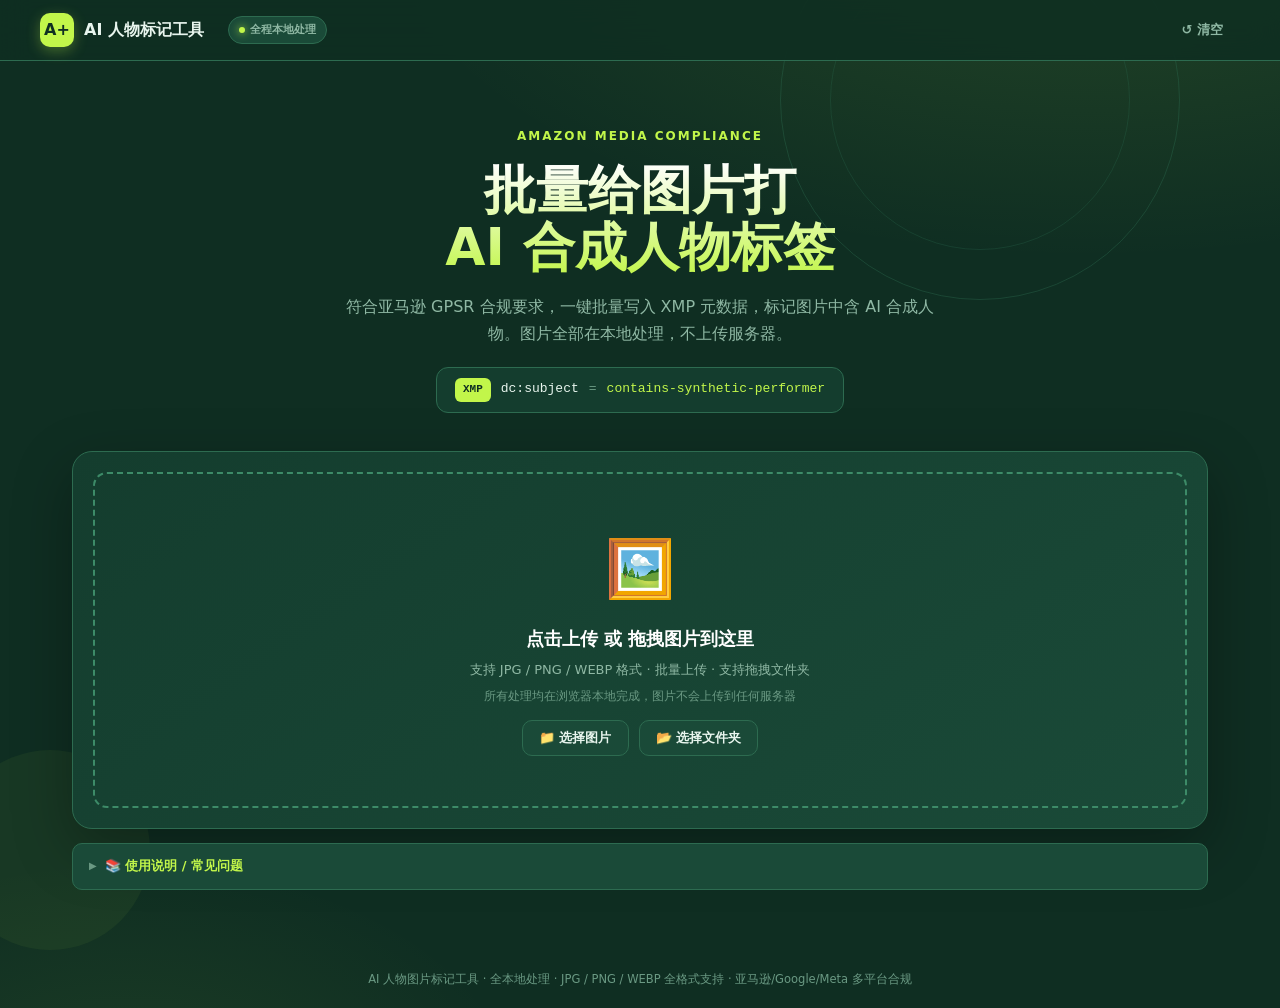
<file: ai-image-tagger/index.html>
<!DOCTYPE html>
<html lang="zh-CN">
<head>
<meta charset="UTF-8">
<meta name="viewport" content="width=device-width, initial-scale=1.0">
<title>AI 人物图片标记工具 - XMP 元数据批量加标</title>
<script>
/*!

JSZip v3.10.1 - A JavaScript class for generating and reading zip files
<http://stuartk.com/jszip>

(c) 2009-2016 Stuart Knightley <stuart [at] stuartk.com>
Dual licenced under the MIT license or GPLv3. See https://raw.github.com/Stuk/jszip/main/LICENSE.markdown.

JSZip uses the library pako released under the MIT license :
https://github.com/nodeca/pako/blob/main/LICENSE
*/

!function(e){if("object"==typeof exports&&"undefined"!=typeof module)module.exports=e();else if("function"==typeof define&&define.amd)define([],e);else{("undefined"!=typeof window?window:"undefined"!=typeof global?global:"undefined"!=typeof self?self:this).JSZip=e()}}(function(){return function s(a,o,h){function u(r,e){if(!o[r]){if(!a[r]){var t="function"==typeof require&&require;if(!e&&t)return t(r,!0);if(l)return l(r,!0);var n=new Error("Cannot find module '"+r+"'");throw n.code="MODULE_NOT_FOUND",n}var i=o[r]={exports:{}};a[r][0].call(i.exports,function(e){var t=a[r][1][e];return u(t||e)},i,i.exports,s,a,o,h)}return o[r].exports}for(var l="function"==typeof require&&require,e=0;e<h.length;e++)u(h[e]);return u}({1:[function(e,t,r){"use strict";var d=e("./utils"),c=e("./support"),p="ABCDEFGHIJKLMNOPQRSTUVWXYZabcdefghijklmnopqrstuvwxyz0123456789+/=";r.encode=function(e){for(var t,r,n,i,s,a,o,h=[],u=0,l=e.length,f=l,c="string"!==d.getTypeOf(e);u<e.length;)f=l-u,n=c?(t=e[u++],r=u<l?e[u++]:0,u<l?e[u++]:0):(t=e.charCodeAt(u++),r=u<l?e.charCodeAt(u++):0,u<l?e.charCodeAt(u++):0),i=t>>2,s=(3&t)<<4|r>>4,a=1<f?(15&r)<<2|n>>6:64,o=2<f?63&n:64,h.push(p.charAt(i)+p.charAt(s)+p.charAt(a)+p.charAt(o));return h.join("")},r.decode=function(e){var t,r,n,i,s,a,o=0,h=0,u="data:";if(e.substr(0,u.length)===u)throw new Error("Invalid base64 input, it looks like a data url.");var l,f=3*(e=e.replace(/[^A-Za-z0-9+/=]/g,"")).length/4;if(e.charAt(e.length-1)===p.charAt(64)&&f--,e.charAt(e.length-2)===p.charAt(64)&&f--,f%1!=0)throw new Error("Invalid base64 input, bad content length.");for(l=c.uint8array?new Uint8Array(0|f):new Array(0|f);o<e.length;)t=p.indexOf(e.charAt(o++))<<2|(i=p.indexOf(e.charAt(o++)))>>4,r=(15&i)<<4|(s=p.indexOf(e.charAt(o++)))>>2,n=(3&s)<<6|(a=p.indexOf(e.charAt(o++))),l[h++]=t,64!==s&&(l[h++]=r),64!==a&&(l[h++]=n);return l}},{"./support":30,"./utils":32}],2:[function(e,t,r){"use strict";var n=e("./external"),i=e("./stream/DataWorker"),s=e("./stream/Crc32Probe"),a=e("./stream/DataLengthProbe");function o(e,t,r,n,i){this.compressedSize=e,this.uncompressedSize=t,this.crc32=r,this.compression=n,this.compressedContent=i}o.prototype={getContentWorker:function(){var e=new i(n.Promise.resolve(this.compressedContent)).pipe(this.compression.uncompressWorker()).pipe(new a("data_length")),t=this;return e.on("end",function(){if(this.streamInfo.data_length!==t.uncompressedSize)throw new Error("Bug : uncompressed data size mismatch")}),e},getCompressedWorker:function(){return new i(n.Promise.resolve(this.compressedContent)).withStreamInfo("compressedSize",this.compressedSize).withStreamInfo("uncompressedSize",this.uncompressedSize).withStreamInfo("crc32",this.crc32).withStreamInfo("compression",this.compression)}},o.createWorkerFrom=function(e,t,r){return e.pipe(new s).pipe(new a("uncompressedSize")).pipe(t.compressWorker(r)).pipe(new a("compressedSize")).withStreamInfo("compression",t)},t.exports=o},{"./external":6,"./stream/Crc32Probe":25,"./stream/DataLengthProbe":26,"./stream/DataWorker":27}],3:[function(e,t,r){"use strict";var n=e("./stream/GenericWorker");r.STORE={magic:"\0\0",compressWorker:function(){return new n("STORE compression")},uncompressWorker:function(){return new n("STORE decompression")}},r.DEFLATE=e("./flate")},{"./flate":7,"./stream/GenericWorker":28}],4:[function(e,t,r){"use strict";var n=e("./utils");var o=function(){for(var e,t=[],r=0;r<256;r++){e=r;for(var n=0;n<8;n++)e=1&e?3988292384^e>>>1:e>>>1;t[r]=e}return t}();t.exports=function(e,t){return void 0!==e&&e.length?"string"!==n.getTypeOf(e)?function(e,t,r,n){var i=o,s=n+r;e^=-1;for(var a=n;a<s;a++)e=e>>>8^i[255&(e^t[a])];return-1^e}(0|t,e,e.length,0):function(e,t,r,n){var i=o,s=n+r;e^=-1;for(var a=n;a<s;a++)e=e>>>8^i[255&(e^t.charCodeAt(a))];return-1^e}(0|t,e,e.length,0):0}},{"./utils":32}],5:[function(e,t,r){"use strict";r.base64=!1,r.binary=!1,r.dir=!1,r.createFolders=!0,r.date=null,r.compression=null,r.compressionOptions=null,r.comment=null,r.unixPermissions=null,r.dosPermissions=null},{}],6:[function(e,t,r){"use strict";var n=null;n="undefined"!=typeof Promise?Promise:e("lie"),t.exports={Promise:n}},{lie:37}],7:[function(e,t,r){"use strict";var n="undefined"!=typeof Uint8Array&&"undefined"!=typeof Uint16Array&&"undefined"!=typeof Uint32Array,i=e("pako"),s=e("./utils"),a=e("./stream/GenericWorker"),o=n?"uint8array":"array";function h(e,t){a.call(this,"FlateWorker/"+e),this._pako=null,this._pakoAction=e,this._pakoOptions=t,this.meta={}}r.magic="\b\0",s.inherits(h,a),h.prototype.processChunk=function(e){this.meta=e.meta,null===this._pako&&this._createPako(),this._pako.push(s.transformTo(o,e.data),!1)},h.prototype.flush=function(){a.prototype.flush.call(this),null===this._pako&&this._createPako(),this._pako.push([],!0)},h.prototype.cleanUp=function(){a.prototype.cleanUp.call(this),this._pako=null},h.prototype._createPako=function(){this._pako=new i[this._pakoAction]({raw:!0,level:this._pakoOptions.level||-1});var t=this;this._pako.onData=function(e){t.push({data:e,meta:t.meta})}},r.compressWorker=function(e){return new h("Deflate",e)},r.uncompressWorker=function(){return new h("Inflate",{})}},{"./stream/GenericWorker":28,"./utils":32,pako:38}],8:[function(e,t,r){"use strict";function A(e,t){var r,n="";for(r=0;r<t;r++)n+=String.fromCharCode(255&e),e>>>=8;return n}function n(e,t,r,n,i,s){var a,o,h=e.file,u=e.compression,l=s!==O.utf8encode,f=I.transformTo("string",s(h.name)),c=I.transformTo("string",O.utf8encode(h.name)),d=h.comment,p=I.transformTo("string",s(d)),m=I.transformTo("string",O.utf8encode(d)),_=c.length!==h.name.length,g=m.length!==d.length,b="",v="",y="",w=h.dir,k=h.date,x={crc32:0,compressedSize:0,uncompressedSize:0};t&&!r||(x.crc32=e.crc32,x.compressedSize=e.compressedSize,x.uncompressedSize=e.uncompressedSize);var S=0;t&&(S|=8),l||!_&&!g||(S|=2048);var z=0,C=0;w&&(z|=16),"UNIX"===i?(C=798,z|=function(e,t){var r=e;return e||(r=t?16893:33204),(65535&r)<<16}(h.unixPermissions,w)):(C=20,z|=function(e){return 63&(e||0)}(h.dosPermissions)),a=k.getUTCHours(),a<<=6,a|=k.getUTCMinutes(),a<<=5,a|=k.getUTCSeconds()/2,o=k.getUTCFullYear()-1980,o<<=4,o|=k.getUTCMonth()+1,o<<=5,o|=k.getUTCDate(),_&&(v=A(1,1)+A(B(f),4)+c,b+="up"+A(v.length,2)+v),g&&(y=A(1,1)+A(B(p),4)+m,b+="uc"+A(y.length,2)+y);var E="";return E+="\n\0",E+=A(S,2),E+=u.magic,E+=A(a,2),E+=A(o,2),E+=A(x.crc32,4),E+=A(x.compressedSize,4),E+=A(x.uncompressedSize,4),E+=A(f.length,2),E+=A(b.length,2),{fileRecord:R.LOCAL_FILE_HEADER+E+f+b,dirRecord:R.CENTRAL_FILE_HEADER+A(C,2)+E+A(p.length,2)+"\0\0\0\0"+A(z,4)+A(n,4)+f+b+p}}var I=e("../utils"),i=e("../stream/GenericWorker"),O=e("../utf8"),B=e("../crc32"),R=e("../signature");function s(e,t,r,n){i.call(this,"ZipFileWorker"),this.bytesWritten=0,this.zipComment=t,this.zipPlatform=r,this.encodeFileName=n,this.streamFiles=e,this.accumulate=!1,this.contentBuffer=[],this.dirRecords=[],this.currentSourceOffset=0,this.entriesCount=0,this.currentFile=null,this._sources=[]}I.inherits(s,i),s.prototype.push=function(e){var t=e.meta.percent||0,r=this.entriesCount,n=this._sources.length;this.accumulate?this.contentBuffer.push(e):(this.bytesWritten+=e.data.length,i.prototype.push.call(this,{data:e.data,meta:{currentFile:this.currentFile,percent:r?(t+100*(r-n-1))/r:100}}))},s.prototype.openedSource=function(e){this.currentSourceOffset=this.bytesWritten,this.currentFile=e.file.name;var t=this.streamFiles&&!e.file.dir;if(t){var r=n(e,t,!1,this.currentSourceOffset,this.zipPlatform,this.encodeFileName);this.push({data:r.fileRecord,meta:{percent:0}})}else this.accumulate=!0},s.prototype.closedSource=function(e){this.accumulate=!1;var t=this.streamFiles&&!e.file.dir,r=n(e,t,!0,this.currentSourceOffset,this.zipPlatform,this.encodeFileName);if(this.dirRecords.push(r.dirRecord),t)this.push({data:function(e){return R.DATA_DESCRIPTOR+A(e.crc32,4)+A(e.compressedSize,4)+A(e.uncompressedSize,4)}(e),meta:{percent:100}});else for(this.push({data:r.fileRecord,meta:{percent:0}});this.contentBuffer.length;)this.push(this.contentBuffer.shift());this.currentFile=null},s.prototype.flush=function(){for(var e=this.bytesWritten,t=0;t<this.dirRecords.length;t++)this.push({data:this.dirRecords[t],meta:{percent:100}});var r=this.bytesWritten-e,n=function(e,t,r,n,i){var s=I.transformTo("string",i(n));return R.CENTRAL_DIRECTORY_END+"\0\0\0\0"+A(e,2)+A(e,2)+A(t,4)+A(r,4)+A(s.length,2)+s}(this.dirRecords.length,r,e,this.zipComment,this.encodeFileName);this.push({data:n,meta:{percent:100}})},s.prototype.prepareNextSource=function(){this.previous=this._sources.shift(),this.openedSource(this.previous.streamInfo),this.isPaused?this.previous.pause():this.previous.resume()},s.prototype.registerPrevious=function(e){this._sources.push(e);var t=this;return e.on("data",function(e){t.processChunk(e)}),e.on("end",function(){t.closedSource(t.previous.streamInfo),t._sources.length?t.prepareNextSource():t.end()}),e.on("error",function(e){t.error(e)}),this},s.prototype.resume=function(){return!!i.prototype.resume.call(this)&&(!this.previous&&this._sources.length?(this.prepareNextSource(),!0):this.previous||this._sources.length||this.generatedError?void 0:(this.end(),!0))},s.prototype.error=function(e){var t=this._sources;if(!i.prototype.error.call(this,e))return!1;for(var r=0;r<t.length;r++)try{t[r].error(e)}catch(e){}return!0},s.prototype.lock=function(){i.prototype.lock.call(this);for(var e=this._sources,t=0;t<e.length;t++)e[t].lock()},t.exports=s},{"../crc32":4,"../signature":23,"../stream/GenericWorker":28,"../utf8":31,"../utils":32}],9:[function(e,t,r){"use strict";var u=e("../compressions"),n=e("./ZipFileWorker");r.generateWorker=function(e,a,t){var o=new n(a.streamFiles,t,a.platform,a.encodeFileName),h=0;try{e.forEach(function(e,t){h++;var r=function(e,t){var r=e||t,n=u[r];if(!n)throw new Error(r+" is not a valid compression method !");return n}(t.options.compression,a.compression),n=t.options.compressionOptions||a.compressionOptions||{},i=t.dir,s=t.date;t._compressWorker(r,n).withStreamInfo("file",{name:e,dir:i,date:s,comment:t.comment||"",unixPermissions:t.unixPermissions,dosPermissions:t.dosPermissions}).pipe(o)}),o.entriesCount=h}catch(e){o.error(e)}return o}},{"../compressions":3,"./ZipFileWorker":8}],10:[function(e,t,r){"use strict";function n(){if(!(this instanceof n))return new n;if(arguments.length)throw new Error("The constructor with parameters has been removed in JSZip 3.0, please check the upgrade guide.");this.files=Object.create(null),this.comment=null,this.root="",this.clone=function(){var e=new n;for(var t in this)"function"!=typeof this[t]&&(e[t]=this[t]);return e}}(n.prototype=e("./object")).loadAsync=e("./load"),n.support=e("./support"),n.defaults=e("./defaults"),n.version="3.10.1",n.loadAsync=function(e,t){return(new n).loadAsync(e,t)},n.external=e("./external"),t.exports=n},{"./defaults":5,"./external":6,"./load":11,"./object":15,"./support":30}],11:[function(e,t,r){"use strict";var u=e("./utils"),i=e("./external"),n=e("./utf8"),s=e("./zipEntries"),a=e("./stream/Crc32Probe"),l=e("./nodejsUtils");function f(n){return new i.Promise(function(e,t){var r=n.decompressed.getContentWorker().pipe(new a);r.on("error",function(e){t(e)}).on("end",function(){r.streamInfo.crc32!==n.decompressed.crc32?t(new Error("Corrupted zip : CRC32 mismatch")):e()}).resume()})}t.exports=function(e,o){var h=this;return o=u.extend(o||{},{base64:!1,checkCRC32:!1,optimizedBinaryString:!1,createFolders:!1,decodeFileName:n.utf8decode}),l.isNode&&l.isStream(e)?i.Promise.reject(new Error("JSZip can't accept a stream when loading a zip file.")):u.prepareContent("the loaded zip file",e,!0,o.optimizedBinaryString,o.base64).then(function(e){var t=new s(o);return t.load(e),t}).then(function(e){var t=[i.Promise.resolve(e)],r=e.files;if(o.checkCRC32)for(var n=0;n<r.length;n++)t.push(f(r[n]));return i.Promise.all(t)}).then(function(e){for(var t=e.shift(),r=t.files,n=0;n<r.length;n++){var i=r[n],s=i.fileNameStr,a=u.resolve(i.fileNameStr);h.file(a,i.decompressed,{binary:!0,optimizedBinaryString:!0,date:i.date,dir:i.dir,comment:i.fileCommentStr.length?i.fileCommentStr:null,unixPermissions:i.unixPermissions,dosPermissions:i.dosPermissions,createFolders:o.createFolders}),i.dir||(h.file(a).unsafeOriginalName=s)}return t.zipComment.length&&(h.comment=t.zipComment),h})}},{"./external":6,"./nodejsUtils":14,"./stream/Crc32Probe":25,"./utf8":31,"./utils":32,"./zipEntries":33}],12:[function(e,t,r){"use strict";var n=e("../utils"),i=e("../stream/GenericWorker");function s(e,t){i.call(this,"Nodejs stream input adapter for "+e),this._upstreamEnded=!1,this._bindStream(t)}n.inherits(s,i),s.prototype._bindStream=function(e){var t=this;(this._stream=e).pause(),e.on("data",function(e){t.push({data:e,meta:{percent:0}})}).on("error",function(e){t.isPaused?this.generatedError=e:t.error(e)}).on("end",function(){t.isPaused?t._upstreamEnded=!0:t.end()})},s.prototype.pause=function(){return!!i.prototype.pause.call(this)&&(this._stream.pause(),!0)},s.prototype.resume=function(){return!!i.prototype.resume.call(this)&&(this._upstreamEnded?this.end():this._stream.resume(),!0)},t.exports=s},{"../stream/GenericWorker":28,"../utils":32}],13:[function(e,t,r){"use strict";var i=e("readable-stream").Readable;function n(e,t,r){i.call(this,t),this._helper=e;var n=this;e.on("data",function(e,t){n.push(e)||n._helper.pause(),r&&r(t)}).on("error",function(e){n.emit("error",e)}).on("end",function(){n.push(null)})}e("../utils").inherits(n,i),n.prototype._read=function(){this._helper.resume()},t.exports=n},{"../utils":32,"readable-stream":16}],14:[function(e,t,r){"use strict";t.exports={isNode:"undefined"!=typeof Buffer,newBufferFrom:function(e,t){if(Buffer.from&&Buffer.from!==Uint8Array.from)return Buffer.from(e,t);if("number"==typeof e)throw new Error('The "data" argument must not be a number');return new Buffer(e,t)},allocBuffer:function(e){if(Buffer.alloc)return Buffer.alloc(e);var t=new Buffer(e);return t.fill(0),t},isBuffer:function(e){return Buffer.isBuffer(e)},isStream:function(e){return e&&"function"==typeof e.on&&"function"==typeof e.pause&&"function"==typeof e.resume}}},{}],15:[function(e,t,r){"use strict";function s(e,t,r){var n,i=u.getTypeOf(t),s=u.extend(r||{},f);s.date=s.date||new Date,null!==s.compression&&(s.compression=s.compression.toUpperCase()),"string"==typeof s.unixPermissions&&(s.unixPermissions=parseInt(s.unixPermissions,8)),s.unixPermissions&&16384&s.unixPermissions&&(s.dir=!0),s.dosPermissions&&16&s.dosPermissions&&(s.dir=!0),s.dir&&(e=g(e)),s.createFolders&&(n=_(e))&&b.call(this,n,!0);var a="string"===i&&!1===s.binary&&!1===s.base64;r&&void 0!==r.binary||(s.binary=!a),(t instanceof c&&0===t.uncompressedSize||s.dir||!t||0===t.length)&&(s.base64=!1,s.binary=!0,t="",s.compression="STORE",i="string");var o=null;o=t instanceof c||t instanceof l?t:p.isNode&&p.isStream(t)?new m(e,t):u.prepareContent(e,t,s.binary,s.optimizedBinaryString,s.base64);var h=new d(e,o,s);this.files[e]=h}var i=e("./utf8"),u=e("./utils"),l=e("./stream/GenericWorker"),a=e("./stream/StreamHelper"),f=e("./defaults"),c=e("./compressedObject"),d=e("./zipObject"),o=e("./generate"),p=e("./nodejsUtils"),m=e("./nodejs/NodejsStreamInputAdapter"),_=function(e){"/"===e.slice(-1)&&(e=e.substring(0,e.length-1));var t=e.lastIndexOf("/");return 0<t?e.substring(0,t):""},g=function(e){return"/"!==e.slice(-1)&&(e+="/"),e},b=function(e,t){return t=void 0!==t?t:f.createFolders,e=g(e),this.files[e]||s.call(this,e,null,{dir:!0,createFolders:t}),this.files[e]};function h(e){return"[object RegExp]"===Object.prototype.toString.call(e)}var n={load:function(){throw new Error("This method has been removed in JSZip 3.0, please check the upgrade guide.")},forEach:function(e){var t,r,n;for(t in this.files)n=this.files[t],(r=t.slice(this.root.length,t.length))&&t.slice(0,this.root.length)===this.root&&e(r,n)},filter:function(r){var n=[];return this.forEach(function(e,t){r(e,t)&&n.push(t)}),n},file:function(e,t,r){if(1!==arguments.length)return e=this.root+e,s.call(this,e,t,r),this;if(h(e)){var n=e;return this.filter(function(e,t){return!t.dir&&n.test(e)})}var i=this.files[this.root+e];return i&&!i.dir?i:null},folder:function(r){if(!r)return this;if(h(r))return this.filter(function(e,t){return t.dir&&r.test(e)});var e=this.root+r,t=b.call(this,e),n=this.clone();return n.root=t.name,n},remove:function(r){r=this.root+r;var e=this.files[r];if(e||("/"!==r.slice(-1)&&(r+="/"),e=this.files[r]),e&&!e.dir)delete this.files[r];else for(var t=this.filter(function(e,t){return t.name.slice(0,r.length)===r}),n=0;n<t.length;n++)delete this.files[t[n].name];return this},generate:function(){throw new Error("This method has been removed in JSZip 3.0, please check the upgrade guide.")},generateInternalStream:function(e){var t,r={};try{if((r=u.extend(e||{},{streamFiles:!1,compression:"STORE",compressionOptions:null,type:"",platform:"DOS",comment:null,mimeType:"application/zip",encodeFileName:i.utf8encode})).type=r.type.toLowerCase(),r.compression=r.compression.toUpperCase(),"binarystring"===r.type&&(r.type="string"),!r.type)throw new Error("No output type specified.");u.checkSupport(r.type),"darwin"!==r.platform&&"freebsd"!==r.platform&&"linux"!==r.platform&&"sunos"!==r.platform||(r.platform="UNIX"),"win32"===r.platform&&(r.platform="DOS");var n=r.comment||this.comment||"";t=o.generateWorker(this,r,n)}catch(e){(t=new l("error")).error(e)}return new a(t,r.type||"string",r.mimeType)},generateAsync:function(e,t){return this.generateInternalStream(e).accumulate(t)},generateNodeStream:function(e,t){return(e=e||{}).type||(e.type="nodebuffer"),this.generateInternalStream(e).toNodejsStream(t)}};t.exports=n},{"./compressedObject":2,"./defaults":5,"./generate":9,"./nodejs/NodejsStreamInputAdapter":12,"./nodejsUtils":14,"./stream/GenericWorker":28,"./stream/StreamHelper":29,"./utf8":31,"./utils":32,"./zipObject":35}],16:[function(e,t,r){"use strict";t.exports=e("stream")},{stream:void 0}],17:[function(e,t,r){"use strict";var n=e("./DataReader");function i(e){n.call(this,e);for(var t=0;t<this.data.length;t++)e[t]=255&e[t]}e("../utils").inherits(i,n),i.prototype.byteAt=function(e){return this.data[this.zero+e]},i.prototype.lastIndexOfSignature=function(e){for(var t=e.charCodeAt(0),r=e.charCodeAt(1),n=e.charCodeAt(2),i=e.charCodeAt(3),s=this.length-4;0<=s;--s)if(this.data[s]===t&&this.data[s+1]===r&&this.data[s+2]===n&&this.data[s+3]===i)return s-this.zero;return-1},i.prototype.readAndCheckSignature=function(e){var t=e.charCodeAt(0),r=e.charCodeAt(1),n=e.charCodeAt(2),i=e.charCodeAt(3),s=this.readData(4);return t===s[0]&&r===s[1]&&n===s[2]&&i===s[3]},i.prototype.readData=function(e){if(this.checkOffset(e),0===e)return[];var t=this.data.slice(this.zero+this.index,this.zero+this.index+e);return this.index+=e,t},t.exports=i},{"../utils":32,"./DataReader":18}],18:[function(e,t,r){"use strict";var n=e("../utils");function i(e){this.data=e,this.length=e.length,this.index=0,this.zero=0}i.prototype={checkOffset:function(e){this.checkIndex(this.index+e)},checkIndex:function(e){if(this.length<this.zero+e||e<0)throw new Error("End of data reached (data length = "+this.length+", asked index = "+e+"). Corrupted zip ?")},setIndex:function(e){this.checkIndex(e),this.index=e},skip:function(e){this.setIndex(this.index+e)},byteAt:function(){},readInt:function(e){var t,r=0;for(this.checkOffset(e),t=this.index+e-1;t>=this.index;t--)r=(r<<8)+this.byteAt(t);return this.index+=e,r},readString:function(e){return n.transformTo("string",this.readData(e))},readData:function(){},lastIndexOfSignature:function(){},readAndCheckSignature:function(){},readDate:function(){var e=this.readInt(4);return new Date(Date.UTC(1980+(e>>25&127),(e>>21&15)-1,e>>16&31,e>>11&31,e>>5&63,(31&e)<<1))}},t.exports=i},{"../utils":32}],19:[function(e,t,r){"use strict";var n=e("./Uint8ArrayReader");function i(e){n.call(this,e)}e("../utils").inherits(i,n),i.prototype.readData=function(e){this.checkOffset(e);var t=this.data.slice(this.zero+this.index,this.zero+this.index+e);return this.index+=e,t},t.exports=i},{"../utils":32,"./Uint8ArrayReader":21}],20:[function(e,t,r){"use strict";var n=e("./DataReader");function i(e){n.call(this,e)}e("../utils").inherits(i,n),i.prototype.byteAt=function(e){return this.data.charCodeAt(this.zero+e)},i.prototype.lastIndexOfSignature=function(e){return this.data.lastIndexOf(e)-this.zero},i.prototype.readAndCheckSignature=function(e){return e===this.readData(4)},i.prototype.readData=function(e){this.checkOffset(e);var t=this.data.slice(this.zero+this.index,this.zero+this.index+e);return this.index+=e,t},t.exports=i},{"../utils":32,"./DataReader":18}],21:[function(e,t,r){"use strict";var n=e("./ArrayReader");function i(e){n.call(this,e)}e("../utils").inherits(i,n),i.prototype.readData=function(e){if(this.checkOffset(e),0===e)return new Uint8Array(0);var t=this.data.subarray(this.zero+this.index,this.zero+this.index+e);return this.index+=e,t},t.exports=i},{"../utils":32,"./ArrayReader":17}],22:[function(e,t,r){"use strict";var n=e("../utils"),i=e("../support"),s=e("./ArrayReader"),a=e("./StringReader"),o=e("./NodeBufferReader"),h=e("./Uint8ArrayReader");t.exports=function(e){var t=n.getTypeOf(e);return n.checkSupport(t),"string"!==t||i.uint8array?"nodebuffer"===t?new o(e):i.uint8array?new h(n.transformTo("uint8array",e)):new s(n.transformTo("array",e)):new a(e)}},{"../support":30,"../utils":32,"./ArrayReader":17,"./NodeBufferReader":19,"./StringReader":20,"./Uint8ArrayReader":21}],23:[function(e,t,r){"use strict";r.LOCAL_FILE_HEADER="PK",r.CENTRAL_FILE_HEADER="PK",r.CENTRAL_DIRECTORY_END="PK",r.ZIP64_CENTRAL_DIRECTORY_LOCATOR="PK ",r.ZIP64_CENTRAL_DIRECTORY_END="PK",r.DATA_DESCRIPTOR="PK \b"},{}],24:[function(e,t,r){"use strict";var n=e("./GenericWorker"),i=e("../utils");function s(e){n.call(this,"ConvertWorker to "+e),this.destType=e}i.inherits(s,n),s.prototype.processChunk=function(e){this.push({data:i.transformTo(this.destType,e.data),meta:e.meta})},t.exports=s},{"../utils":32,"./GenericWorker":28}],25:[function(e,t,r){"use strict";var n=e("./GenericWorker"),i=e("../crc32");function s(){n.call(this,"Crc32Probe"),this.withStreamInfo("crc32",0)}e("../utils").inherits(s,n),s.prototype.processChunk=function(e){this.streamInfo.crc32=i(e.data,this.streamInfo.crc32||0),this.push(e)},t.exports=s},{"../crc32":4,"../utils":32,"./GenericWorker":28}],26:[function(e,t,r){"use strict";var n=e("../utils"),i=e("./GenericWorker");function s(e){i.call(this,"DataLengthProbe for "+e),this.propName=e,this.withStreamInfo(e,0)}n.inherits(s,i),s.prototype.processChunk=function(e){if(e){var t=this.streamInfo[this.propName]||0;this.streamInfo[this.propName]=t+e.data.length}i.prototype.processChunk.call(this,e)},t.exports=s},{"../utils":32,"./GenericWorker":28}],27:[function(e,t,r){"use strict";var n=e("../utils"),i=e("./GenericWorker");function s(e){i.call(this,"DataWorker");var t=this;this.dataIsReady=!1,this.index=0,this.max=0,this.data=null,this.type="",this._tickScheduled=!1,e.then(function(e){t.dataIsReady=!0,t.data=e,t.max=e&&e.length||0,t.type=n.getTypeOf(e),t.isPaused||t._tickAndRepeat()},function(e){t.error(e)})}n.inherits(s,i),s.prototype.cleanUp=function(){i.prototype.cleanUp.call(this),this.data=null},s.prototype.resume=function(){return!!i.prototype.resume.call(this)&&(!this._tickScheduled&&this.dataIsReady&&(this._tickScheduled=!0,n.delay(this._tickAndRepeat,[],this)),!0)},s.prototype._tickAndRepeat=function(){this._tickScheduled=!1,this.isPaused||this.isFinished||(this._tick(),this.isFinished||(n.delay(this._tickAndRepeat,[],this),this._tickScheduled=!0))},s.prototype._tick=function(){if(this.isPaused||this.isFinished)return!1;var e=null,t=Math.min(this.max,this.index+16384);if(this.index>=this.max)return this.end();switch(this.type){case"string":e=this.data.substring(this.index,t);break;case"uint8array":e=this.data.subarray(this.index,t);break;case"array":case"nodebuffer":e=this.data.slice(this.index,t)}return this.index=t,this.push({data:e,meta:{percent:this.max?this.index/this.max*100:0}})},t.exports=s},{"../utils":32,"./GenericWorker":28}],28:[function(e,t,r){"use strict";function n(e){this.name=e||"default",this.streamInfo={},this.generatedError=null,this.extraStreamInfo={},this.isPaused=!0,this.isFinished=!1,this.isLocked=!1,this._listeners={data:[],end:[],error:[]},this.previous=null}n.prototype={push:function(e){this.emit("data",e)},end:function(){if(this.isFinished)return!1;this.flush();try{this.emit("end"),this.cleanUp(),this.isFinished=!0}catch(e){this.emit("error",e)}return!0},error:function(e){return!this.isFinished&&(this.isPaused?this.generatedError=e:(this.isFinished=!0,this.emit("error",e),this.previous&&this.previous.error(e),this.cleanUp()),!0)},on:function(e,t){return this._listeners[e].push(t),this},cleanUp:function(){this.streamInfo=this.generatedError=this.extraStreamInfo=null,this._listeners=[]},emit:function(e,t){if(this._listeners[e])for(var r=0;r<this._listeners[e].length;r++)this._listeners[e][r].call(this,t)},pipe:function(e){return e.registerPrevious(this)},registerPrevious:function(e){if(this.isLocked)throw new Error("The stream '"+this+"' has already been used.");this.streamInfo=e.streamInfo,this.mergeStreamInfo(),this.previous=e;var t=this;return e.on("data",function(e){t.processChunk(e)}),e.on("end",function(){t.end()}),e.on("error",function(e){t.error(e)}),this},pause:function(){return!this.isPaused&&!this.isFinished&&(this.isPaused=!0,this.previous&&this.previous.pause(),!0)},resume:function(){if(!this.isPaused||this.isFinished)return!1;var e=this.isPaused=!1;return this.generatedError&&(this.error(this.generatedError),e=!0),this.previous&&this.previous.resume(),!e},flush:function(){},processChunk:function(e){this.push(e)},withStreamInfo:function(e,t){return this.extraStreamInfo[e]=t,this.mergeStreamInfo(),this},mergeStreamInfo:function(){for(var e in this.extraStreamInfo)Object.prototype.hasOwnProperty.call(this.extraStreamInfo,e)&&(this.streamInfo[e]=this.extraStreamInfo[e])},lock:function(){if(this.isLocked)throw new Error("The stream '"+this+"' has already been used.");this.isLocked=!0,this.previous&&this.previous.lock()},toString:function(){var e="Worker "+this.name;return this.previous?this.previous+" -> "+e:e}},t.exports=n},{}],29:[function(e,t,r){"use strict";var h=e("../utils"),i=e("./ConvertWorker"),s=e("./GenericWorker"),u=e("../base64"),n=e("../support"),a=e("../external"),o=null;if(n.nodestream)try{o=e("../nodejs/NodejsStreamOutputAdapter")}catch(e){}function l(e,o){return new a.Promise(function(t,r){var n=[],i=e._internalType,s=e._outputType,a=e._mimeType;e.on("data",function(e,t){n.push(e),o&&o(t)}).on("error",function(e){n=[],r(e)}).on("end",function(){try{var e=function(e,t,r){switch(e){case"blob":return h.newBlob(h.transformTo("arraybuffer",t),r);case"base64":return u.encode(t);default:return h.transformTo(e,t)}}(s,function(e,t){var r,n=0,i=null,s=0;for(r=0;r<t.length;r++)s+=t[r].length;switch(e){case"string":return t.join("");case"array":return Array.prototype.concat.apply([],t);case"uint8array":for(i=new Uint8Array(s),r=0;r<t.length;r++)i.set(t[r],n),n+=t[r].length;return i;case"nodebuffer":return Buffer.concat(t);default:throw new Error("concat : unsupported type '"+e+"'")}}(i,n),a);t(e)}catch(e){r(e)}n=[]}).resume()})}function f(e,t,r){var n=t;switch(t){case"blob":case"arraybuffer":n="uint8array";break;case"base64":n="string"}try{this._internalType=n,this._outputType=t,this._mimeType=r,h.checkSupport(n),this._worker=e.pipe(new i(n)),e.lock()}catch(e){this._worker=new s("error"),this._worker.error(e)}}f.prototype={accumulate:function(e){return l(this,e)},on:function(e,t){var r=this;return"data"===e?this._worker.on(e,function(e){t.call(r,e.data,e.meta)}):this._worker.on(e,function(){h.delay(t,arguments,r)}),this},resume:function(){return h.delay(this._worker.resume,[],this._worker),this},pause:function(){return this._worker.pause(),this},toNodejsStream:function(e){if(h.checkSupport("nodestream"),"nodebuffer"!==this._outputType)throw new Error(this._outputType+" is not supported by this method");return new o(this,{objectMode:"nodebuffer"!==this._outputType},e)}},t.exports=f},{"../base64":1,"../external":6,"../nodejs/NodejsStreamOutputAdapter":13,"../support":30,"../utils":32,"./ConvertWorker":24,"./GenericWorker":28}],30:[function(e,t,r){"use strict";if(r.base64=!0,r.array=!0,r.string=!0,r.arraybuffer="undefined"!=typeof ArrayBuffer&&"undefined"!=typeof Uint8Array,r.nodebuffer="undefined"!=typeof Buffer,r.uint8array="undefined"!=typeof Uint8Array,"undefined"==typeof ArrayBuffer)r.blob=!1;else{var n=new ArrayBuffer(0);try{r.blob=0===new Blob([n],{type:"application/zip"}).size}catch(e){try{var i=new(self.BlobBuilder||self.WebKitBlobBuilder||self.MozBlobBuilder||self.MSBlobBuilder);i.append(n),r.blob=0===i.getBlob("application/zip").size}catch(e){r.blob=!1}}}try{r.nodestream=!!e("readable-stream").Readable}catch(e){r.nodestream=!1}},{"readable-stream":16}],31:[function(e,t,s){"use strict";for(var o=e("./utils"),h=e("./support"),r=e("./nodejsUtils"),n=e("./stream/GenericWorker"),u=new Array(256),i=0;i<256;i++)u[i]=252<=i?6:248<=i?5:240<=i?4:224<=i?3:192<=i?2:1;u[254]=u[254]=1;function a(){n.call(this,"utf-8 decode"),this.leftOver=null}function l(){n.call(this,"utf-8 encode")}s.utf8encode=function(e){return h.nodebuffer?r.newBufferFrom(e,"utf-8"):function(e){var t,r,n,i,s,a=e.length,o=0;for(i=0;i<a;i++)55296==(64512&(r=e.charCodeAt(i)))&&i+1<a&&56320==(64512&(n=e.charCodeAt(i+1)))&&(r=65536+(r-55296<<10)+(n-56320),i++),o+=r<128?1:r<2048?2:r<65536?3:4;for(t=h.uint8array?new Uint8Array(o):new Array(o),i=s=0;s<o;i++)55296==(64512&(r=e.charCodeAt(i)))&&i+1<a&&56320==(64512&(n=e.charCodeAt(i+1)))&&(r=65536+(r-55296<<10)+(n-56320),i++),r<128?t[s++]=r:(r<2048?t[s++]=192|r>>>6:(r<65536?t[s++]=224|r>>>12:(t[s++]=240|r>>>18,t[s++]=128|r>>>12&63),t[s++]=128|r>>>6&63),t[s++]=128|63&r);return t}(e)},s.utf8decode=function(e){return h.nodebuffer?o.transformTo("nodebuffer",e).toString("utf-8"):function(e){var t,r,n,i,s=e.length,a=new Array(2*s);for(t=r=0;t<s;)if((n=e[t++])<128)a[r++]=n;else if(4<(i=u[n]))a[r++]=65533,t+=i-1;else{for(n&=2===i?31:3===i?15:7;1<i&&t<s;)n=n<<6|63&e[t++],i--;1<i?a[r++]=65533:n<65536?a[r++]=n:(n-=65536,a[r++]=55296|n>>10&1023,a[r++]=56320|1023&n)}return a.length!==r&&(a.subarray?a=a.subarray(0,r):a.length=r),o.applyFromCharCode(a)}(e=o.transformTo(h.uint8array?"uint8array":"array",e))},o.inherits(a,n),a.prototype.processChunk=function(e){var t=o.transformTo(h.uint8array?"uint8array":"array",e.data);if(this.leftOver&&this.leftOver.length){if(h.uint8array){var r=t;(t=new Uint8Array(r.length+this.leftOver.length)).set(this.leftOver,0),t.set(r,this.leftOver.length)}else t=this.leftOver.concat(t);this.leftOver=null}var n=function(e,t){var r;for((t=t||e.length)>e.length&&(t=e.length),r=t-1;0<=r&&128==(192&e[r]);)r--;return r<0?t:0===r?t:r+u[e[r]]>t?r:t}(t),i=t;n!==t.length&&(h.uint8array?(i=t.subarray(0,n),this.leftOver=t.subarray(n,t.length)):(i=t.slice(0,n),this.leftOver=t.slice(n,t.length))),this.push({data:s.utf8decode(i),meta:e.meta})},a.prototype.flush=function(){this.leftOver&&this.leftOver.length&&(this.push({data:s.utf8decode(this.leftOver),meta:{}}),this.leftOver=null)},s.Utf8DecodeWorker=a,o.inherits(l,n),l.prototype.processChunk=function(e){this.push({data:s.utf8encode(e.data),meta:e.meta})},s.Utf8EncodeWorker=l},{"./nodejsUtils":14,"./stream/GenericWorker":28,"./support":30,"./utils":32}],32:[function(e,t,a){"use strict";var o=e("./support"),h=e("./base64"),r=e("./nodejsUtils"),u=e("./external");function n(e){return e}function l(e,t){for(var r=0;r<e.length;++r)t[r]=255&e.charCodeAt(r);return t}e("setimmediate"),a.newBlob=function(t,r){a.checkSupport("blob");try{return new Blob([t],{type:r})}catch(e){try{var n=new(self.BlobBuilder||self.WebKitBlobBuilder||self.MozBlobBuilder||self.MSBlobBuilder);return n.append(t),n.getBlob(r)}catch(e){throw new Error("Bug : can't construct the Blob.")}}};var i={stringifyByChunk:function(e,t,r){var n=[],i=0,s=e.length;if(s<=r)return String.fromCharCode.apply(null,e);for(;i<s;)"array"===t||"nodebuffer"===t?n.push(String.fromCharCode.apply(null,e.slice(i,Math.min(i+r,s)))):n.push(String.fromCharCode.apply(null,e.subarray(i,Math.min(i+r,s)))),i+=r;return n.join("")},stringifyByChar:function(e){for(var t="",r=0;r<e.length;r++)t+=String.fromCharCode(e[r]);return t},applyCanBeUsed:{uint8array:function(){try{return o.uint8array&&1===String.fromCharCode.apply(null,new Uint8Array(1)).length}catch(e){return!1}}(),nodebuffer:function(){try{return o.nodebuffer&&1===String.fromCharCode.apply(null,r.allocBuffer(1)).length}catch(e){return!1}}()}};function s(e){var t=65536,r=a.getTypeOf(e),n=!0;if("uint8array"===r?n=i.applyCanBeUsed.uint8array:"nodebuffer"===r&&(n=i.applyCanBeUsed.nodebuffer),n)for(;1<t;)try{return i.stringifyByChunk(e,r,t)}catch(e){t=Math.floor(t/2)}return i.stringifyByChar(e)}function f(e,t){for(var r=0;r<e.length;r++)t[r]=e[r];return t}a.applyFromCharCode=s;var c={};c.string={string:n,array:function(e){return l(e,new Array(e.length))},arraybuffer:function(e){return c.string.uint8array(e).buffer},uint8array:function(e){return l(e,new Uint8Array(e.length))},nodebuffer:function(e){return l(e,r.allocBuffer(e.length))}},c.array={string:s,array:n,arraybuffer:function(e){return new Uint8Array(e).buffer},uint8array:function(e){return new Uint8Array(e)},nodebuffer:function(e){return r.newBufferFrom(e)}},c.arraybuffer={string:function(e){return s(new Uint8Array(e))},array:function(e){return f(new Uint8Array(e),new Array(e.byteLength))},arraybuffer:n,uint8array:function(e){return new Uint8Array(e)},nodebuffer:function(e){return r.newBufferFrom(new Uint8Array(e))}},c.uint8array={string:s,array:function(e){return f(e,new Array(e.length))},arraybuffer:function(e){return e.buffer},uint8array:n,nodebuffer:function(e){return r.newBufferFrom(e)}},c.nodebuffer={string:s,array:function(e){return f(e,new Array(e.length))},arraybuffer:function(e){return c.nodebuffer.uint8array(e).buffer},uint8array:function(e){return f(e,new Uint8Array(e.length))},nodebuffer:n},a.transformTo=function(e,t){if(t=t||"",!e)return t;a.checkSupport(e);var r=a.getTypeOf(t);return c[r][e](t)},a.resolve=function(e){for(var t=e.split("/"),r=[],n=0;n<t.length;n++){var i=t[n];"."===i||""===i&&0!==n&&n!==t.length-1||(".."===i?r.pop():r.push(i))}return r.join("/")},a.getTypeOf=function(e){return"string"==typeof e?"string":"[object Array]"===Object.prototype.toString.call(e)?"array":o.nodebuffer&&r.isBuffer(e)?"nodebuffer":o.uint8array&&e instanceof Uint8Array?"uint8array":o.arraybuffer&&e instanceof ArrayBuffer?"arraybuffer":void 0},a.checkSupport=function(e){if(!o[e.toLowerCase()])throw new Error(e+" is not supported by this platform")},a.MAX_VALUE_16BITS=65535,a.MAX_VALUE_32BITS=-1,a.pretty=function(e){var t,r,n="";for(r=0;r<(e||"").length;r++)n+="\\x"+((t=e.charCodeAt(r))<16?"0":"")+t.toString(16).toUpperCase();return n},a.delay=function(e,t,r){setImmediate(function(){e.apply(r||null,t||[])})},a.inherits=function(e,t){function r(){}r.prototype=t.prototype,e.prototype=new r},a.extend=function(){var e,t,r={};for(e=0;e<arguments.length;e++)for(t in arguments[e])Object.prototype.hasOwnProperty.call(arguments[e],t)&&void 0===r[t]&&(r[t]=arguments[e][t]);return r},a.prepareContent=function(r,e,n,i,s){return u.Promise.resolve(e).then(function(n){return o.blob&&(n instanceof Blob||-1!==["[object File]","[object Blob]"].indexOf(Object.prototype.toString.call(n)))&&"undefined"!=typeof FileReader?new u.Promise(function(t,r){var e=new FileReader;e.onload=function(e){t(e.target.result)},e.onerror=function(e){r(e.target.error)},e.readAsArrayBuffer(n)}):n}).then(function(e){var t=a.getTypeOf(e);return t?("arraybuffer"===t?e=a.transformTo("uint8array",e):"string"===t&&(s?e=h.decode(e):n&&!0!==i&&(e=function(e){return l(e,o.uint8array?new Uint8Array(e.length):new Array(e.length))}(e))),e):u.Promise.reject(new Error("Can't read the data of '"+r+"'. Is it in a supported JavaScript type (String, Blob, ArrayBuffer, etc) ?"))})}},{"./base64":1,"./external":6,"./nodejsUtils":14,"./support":30,setimmediate:54}],33:[function(e,t,r){"use strict";var n=e("./reader/readerFor"),i=e("./utils"),s=e("./signature"),a=e("./zipEntry"),o=e("./support");function h(e){this.files=[],this.loadOptions=e}h.prototype={checkSignature:function(e){if(!this.reader.readAndCheckSignature(e)){this.reader.index-=4;var t=this.reader.readString(4);throw new Error("Corrupted zip or bug: unexpected signature ("+i.pretty(t)+", expected "+i.pretty(e)+")")}},isSignature:function(e,t){var r=this.reader.index;this.reader.setIndex(e);var n=this.reader.readString(4)===t;return this.reader.setIndex(r),n},readBlockEndOfCentral:function(){this.diskNumber=this.reader.readInt(2),this.diskWithCentralDirStart=this.reader.readInt(2),this.centralDirRecordsOnThisDisk=this.reader.readInt(2),this.centralDirRecords=this.reader.readInt(2),this.centralDirSize=this.reader.readInt(4),this.centralDirOffset=this.reader.readInt(4),this.zipCommentLength=this.reader.readInt(2);var e=this.reader.readData(this.zipCommentLength),t=o.uint8array?"uint8array":"array",r=i.transformTo(t,e);this.zipComment=this.loadOptions.decodeFileName(r)},readBlockZip64EndOfCentral:function(){this.zip64EndOfCentralSize=this.reader.readInt(8),this.reader.skip(4),this.diskNumber=this.reader.readInt(4),this.diskWithCentralDirStart=this.reader.readInt(4),this.centralDirRecordsOnThisDisk=this.reader.readInt(8),this.centralDirRecords=this.reader.readInt(8),this.centralDirSize=this.reader.readInt(8),this.centralDirOffset=this.reader.readInt(8),this.zip64ExtensibleData={};for(var e,t,r,n=this.zip64EndOfCentralSize-44;0<n;)e=this.reader.readInt(2),t=this.reader.readInt(4),r=this.reader.readData(t),this.zip64ExtensibleData[e]={id:e,length:t,value:r}},readBlockZip64EndOfCentralLocator:function(){if(this.diskWithZip64CentralDirStart=this.reader.readInt(4),this.relativeOffsetEndOfZip64CentralDir=this.reader.readInt(8),this.disksCount=this.reader.readInt(4),1<this.disksCount)throw new Error("Multi-volumes zip are not supported")},readLocalFiles:function(){var e,t;for(e=0;e<this.files.length;e++)t=this.files[e],this.reader.setIndex(t.localHeaderOffset),this.checkSignature(s.LOCAL_FILE_HEADER),t.readLocalPart(this.reader),t.handleUTF8(),t.processAttributes()},readCentralDir:function(){var e;for(this.reader.setIndex(this.centralDirOffset);this.reader.readAndCheckSignature(s.CENTRAL_FILE_HEADER);)(e=new a({zip64:this.zip64},this.loadOptions)).readCentralPart(this.reader),this.files.push(e);if(this.centralDirRecords!==this.files.length&&0!==this.centralDirRecords&&0===this.files.length)throw new Error("Corrupted zip or bug: expected "+this.centralDirRecords+" records in central dir, got "+this.files.length)},readEndOfCentral:function(){var e=this.reader.lastIndexOfSignature(s.CENTRAL_DIRECTORY_END);if(e<0)throw!this.isSignature(0,s.LOCAL_FILE_HEADER)?new Error("Can't find end of central directory : is this a zip file ? If it is, see https://stuk.github.io/jszip/documentation/howto/read_zip.html"):new Error("Corrupted zip: can't find end of central directory");this.reader.setIndex(e);var t=e;if(this.checkSignature(s.CENTRAL_DIRECTORY_END),this.readBlockEndOfCentral(),this.diskNumber===i.MAX_VALUE_16BITS||this.diskWithCentralDirStart===i.MAX_VALUE_16BITS||this.centralDirRecordsOnThisDisk===i.MAX_VALUE_16BITS||this.centralDirRecords===i.MAX_VALUE_16BITS||this.centralDirSize===i.MAX_VALUE_32BITS||this.centralDirOffset===i.MAX_VALUE_32BITS){if(this.zip64=!0,(e=this.reader.lastIndexOfSignature(s.ZIP64_CENTRAL_DIRECTORY_LOCATOR))<0)throw new Error("Corrupted zip: can't find the ZIP64 end of central directory locator");if(this.reader.setIndex(e),this.checkSignature(s.ZIP64_CENTRAL_DIRECTORY_LOCATOR),this.readBlockZip64EndOfCentralLocator(),!this.isSignature(this.relativeOffsetEndOfZip64CentralDir,s.ZIP64_CENTRAL_DIRECTORY_END)&&(this.relativeOffsetEndOfZip64CentralDir=this.reader.lastIndexOfSignature(s.ZIP64_CENTRAL_DIRECTORY_END),this.relativeOffsetEndOfZip64CentralDir<0))throw new Error("Corrupted zip: can't find the ZIP64 end of central directory");this.reader.setIndex(this.relativeOffsetEndOfZip64CentralDir),this.checkSignature(s.ZIP64_CENTRAL_DIRECTORY_END),this.readBlockZip64EndOfCentral()}var r=this.centralDirOffset+this.centralDirSize;this.zip64&&(r+=20,r+=12+this.zip64EndOfCentralSize);var n=t-r;if(0<n)this.isSignature(t,s.CENTRAL_FILE_HEADER)||(this.reader.zero=n);else if(n<0)throw new Error("Corrupted zip: missing "+Math.abs(n)+" bytes.")},prepareReader:function(e){this.reader=n(e)},load:function(e){this.prepareReader(e),this.readEndOfCentral(),this.readCentralDir(),this.readLocalFiles()}},t.exports=h},{"./reader/readerFor":22,"./signature":23,"./support":30,"./utils":32,"./zipEntry":34}],34:[function(e,t,r){"use strict";var n=e("./reader/readerFor"),s=e("./utils"),i=e("./compressedObject"),a=e("./crc32"),o=e("./utf8"),h=e("./compressions"),u=e("./support");function l(e,t){this.options=e,this.loadOptions=t}l.prototype={isEncrypted:function(){return 1==(1&this.bitFlag)},useUTF8:function(){return 2048==(2048&this.bitFlag)},readLocalPart:function(e){var t,r;if(e.skip(22),this.fileNameLength=e.readInt(2),r=e.readInt(2),this.fileName=e.readData(this.fileNameLength),e.skip(r),-1===this.compressedSize||-1===this.uncompressedSize)throw new Error("Bug or corrupted zip : didn't get enough information from the central directory (compressedSize === -1 || uncompressedSize === -1)");if(null===(t=function(e){for(var t in h)if(Object.prototype.hasOwnProperty.call(h,t)&&h[t].magic===e)return h[t];return null}(this.compressionMethod)))throw new Error("Corrupted zip : compression "+s.pretty(this.compressionMethod)+" unknown (inner file : "+s.transformTo("string",this.fileName)+")");this.decompressed=new i(this.compressedSize,this.uncompressedSize,this.crc32,t,e.readData(this.compressedSize))},readCentralPart:function(e){this.versionMadeBy=e.readInt(2),e.skip(2),this.bitFlag=e.readInt(2),this.compressionMethod=e.readString(2),this.date=e.readDate(),this.crc32=e.readInt(4),this.compressedSize=e.readInt(4),this.uncompressedSize=e.readInt(4);var t=e.readInt(2);if(this.extraFieldsLength=e.readInt(2),this.fileCommentLength=e.readInt(2),this.diskNumberStart=e.readInt(2),this.internalFileAttributes=e.readInt(2),this.externalFileAttributes=e.readInt(4),this.localHeaderOffset=e.readInt(4),this.isEncrypted())throw new Error("Encrypted zip are not supported");e.skip(t),this.readExtraFields(e),this.parseZIP64ExtraField(e),this.fileComment=e.readData(this.fileCommentLength)},processAttributes:function(){this.unixPermissions=null,this.dosPermissions=null;var e=this.versionMadeBy>>8;this.dir=!!(16&this.externalFileAttributes),0==e&&(this.dosPermissions=63&this.externalFileAttributes),3==e&&(this.unixPermissions=this.externalFileAttributes>>16&65535),this.dir||"/"!==this.fileNameStr.slice(-1)||(this.dir=!0)},parseZIP64ExtraField:function(){if(this.extraFields[1]){var e=n(this.extraFields[1].value);this.uncompressedSize===s.MAX_VALUE_32BITS&&(this.uncompressedSize=e.readInt(8)),this.compressedSize===s.MAX_VALUE_32BITS&&(this.compressedSize=e.readInt(8)),this.localHeaderOffset===s.MAX_VALUE_32BITS&&(this.localHeaderOffset=e.readInt(8)),this.diskNumberStart===s.MAX_VALUE_32BITS&&(this.diskNumberStart=e.readInt(4))}},readExtraFields:function(e){var t,r,n,i=e.index+this.extraFieldsLength;for(this.extraFields||(this.extraFields={});e.index+4<i;)t=e.readInt(2),r=e.readInt(2),n=e.readData(r),this.extraFields[t]={id:t,length:r,value:n};e.setIndex(i)},handleUTF8:function(){var e=u.uint8array?"uint8array":"array";if(this.useUTF8())this.fileNameStr=o.utf8decode(this.fileName),this.fileCommentStr=o.utf8decode(this.fileComment);else{var t=this.findExtraFieldUnicodePath();if(null!==t)this.fileNameStr=t;else{var r=s.transformTo(e,this.fileName);this.fileNameStr=this.loadOptions.decodeFileName(r)}var n=this.findExtraFieldUnicodeComment();if(null!==n)this.fileCommentStr=n;else{var i=s.transformTo(e,this.fileComment);this.fileCommentStr=this.loadOptions.decodeFileName(i)}}},findExtraFieldUnicodePath:function(){var e=this.extraFields[28789];if(e){var t=n(e.value);return 1!==t.readInt(1)?null:a(this.fileName)!==t.readInt(4)?null:o.utf8decode(t.readData(e.length-5))}return null},findExtraFieldUnicodeComment:function(){var e=this.extraFields[25461];if(e){var t=n(e.value);return 1!==t.readInt(1)?null:a(this.fileComment)!==t.readInt(4)?null:o.utf8decode(t.readData(e.length-5))}return null}},t.exports=l},{"./compressedObject":2,"./compressions":3,"./crc32":4,"./reader/readerFor":22,"./support":30,"./utf8":31,"./utils":32}],35:[function(e,t,r){"use strict";function n(e,t,r){this.name=e,this.dir=r.dir,this.date=r.date,this.comment=r.comment,this.unixPermissions=r.unixPermissions,this.dosPermissions=r.dosPermissions,this._data=t,this._dataBinary=r.binary,this.options={compression:r.compression,compressionOptions:r.compressionOptions}}var s=e("./stream/StreamHelper"),i=e("./stream/DataWorker"),a=e("./utf8"),o=e("./compressedObject"),h=e("./stream/GenericWorker");n.prototype={internalStream:function(e){var t=null,r="string";try{if(!e)throw new Error("No output type specified.");var n="string"===(r=e.toLowerCase())||"text"===r;"binarystring"!==r&&"text"!==r||(r="string"),t=this._decompressWorker();var i=!this._dataBinary;i&&!n&&(t=t.pipe(new a.Utf8EncodeWorker)),!i&&n&&(t=t.pipe(new a.Utf8DecodeWorker))}catch(e){(t=new h("error")).error(e)}return new s(t,r,"")},async:function(e,t){return this.internalStream(e).accumulate(t)},nodeStream:function(e,t){return this.internalStream(e||"nodebuffer").toNodejsStream(t)},_compressWorker:function(e,t){if(this._data instanceof o&&this._data.compression.magic===e.magic)return this._data.getCompressedWorker();var r=this._decompressWorker();return this._dataBinary||(r=r.pipe(new a.Utf8EncodeWorker)),o.createWorkerFrom(r,e,t)},_decompressWorker:function(){return this._data instanceof o?this._data.getContentWorker():this._data instanceof h?this._data:new i(this._data)}};for(var u=["asText","asBinary","asNodeBuffer","asUint8Array","asArrayBuffer"],l=function(){throw new Error("This method has been removed in JSZip 3.0, please check the upgrade guide.")},f=0;f<u.length;f++)n.prototype[u[f]]=l;t.exports=n},{"./compressedObject":2,"./stream/DataWorker":27,"./stream/GenericWorker":28,"./stream/StreamHelper":29,"./utf8":31}],36:[function(e,l,t){(function(t){"use strict";var r,n,e=t.MutationObserver||t.WebKitMutationObserver;if(e){var i=0,s=new e(u),a=t.document.createTextNode("");s.observe(a,{characterData:!0}),r=function(){a.data=i=++i%2}}else if(t.setImmediate||void 0===t.MessageChannel)r="document"in t&&"onreadystatechange"in t.document.createElement("script")?function(){var e=t.document.createElement("script");e.onreadystatechange=function(){u(),e.onreadystatechange=null,e.parentNode.removeChild(e),e=null},t.document.documentElement.appendChild(e)}:function(){setTimeout(u,0)};else{var o=new t.MessageChannel;o.port1.onmessage=u,r=function(){o.port2.postMessage(0)}}var h=[];function u(){var e,t;n=!0;for(var r=h.length;r;){for(t=h,h=[],e=-1;++e<r;)t[e]();r=h.length}n=!1}l.exports=function(e){1!==h.push(e)||n||r()}}).call(this,"undefined"!=typeof global?global:"undefined"!=typeof self?self:"undefined"!=typeof window?window:{})},{}],37:[function(e,t,r){"use strict";var i=e("immediate");function u(){}var l={},s=["REJECTED"],a=["FULFILLED"],n=["PENDING"];function o(e){if("function"!=typeof e)throw new TypeError("resolver must be a function");this.state=n,this.queue=[],this.outcome=void 0,e!==u&&d(this,e)}function h(e,t,r){this.promise=e,"function"==typeof t&&(this.onFulfilled=t,this.callFulfilled=this.otherCallFulfilled),"function"==typeof r&&(this.onRejected=r,this.callRejected=this.otherCallRejected)}function f(t,r,n){i(function(){var e;try{e=r(n)}catch(e){return l.reject(t,e)}e===t?l.reject(t,new TypeError("Cannot resolve promise with itself")):l.resolve(t,e)})}function c(e){var t=e&&e.then;if(e&&("object"==typeof e||"function"==typeof e)&&"function"==typeof t)return function(){t.apply(e,arguments)}}function d(t,e){var r=!1;function n(e){r||(r=!0,l.reject(t,e))}function i(e){r||(r=!0,l.resolve(t,e))}var s=p(function(){e(i,n)});"error"===s.status&&n(s.value)}function p(e,t){var r={};try{r.value=e(t),r.status="success"}catch(e){r.status="error",r.value=e}return r}(t.exports=o).prototype.finally=function(t){if("function"!=typeof t)return this;var r=this.constructor;return this.then(function(e){return r.resolve(t()).then(function(){return e})},function(e){return r.resolve(t()).then(function(){throw e})})},o.prototype.catch=function(e){return this.then(null,e)},o.prototype.then=function(e,t){if("function"!=typeof e&&this.state===a||"function"!=typeof t&&this.state===s)return this;var r=new this.constructor(u);this.state!==n?f(r,this.state===a?e:t,this.outcome):this.queue.push(new h(r,e,t));return r},h.prototype.callFulfilled=function(e){l.resolve(this.promise,e)},h.prototype.otherCallFulfilled=function(e){f(this.promise,this.onFulfilled,e)},h.prototype.callRejected=function(e){l.reject(this.promise,e)},h.prototype.otherCallRejected=function(e){f(this.promise,this.onRejected,e)},l.resolve=function(e,t){var r=p(c,t);if("error"===r.status)return l.reject(e,r.value);var n=r.value;if(n)d(e,n);else{e.state=a,e.outcome=t;for(var i=-1,s=e.queue.length;++i<s;)e.queue[i].callFulfilled(t)}return e},l.reject=function(e,t){e.state=s,e.outcome=t;for(var r=-1,n=e.queue.length;++r<n;)e.queue[r].callRejected(t);return e},o.resolve=function(e){if(e instanceof this)return e;return l.resolve(new this(u),e)},o.reject=function(e){var t=new this(u);return l.reject(t,e)},o.all=function(e){var r=this;if("[object Array]"!==Object.prototype.toString.call(e))return this.reject(new TypeError("must be an array"));var n=e.length,i=!1;if(!n)return this.resolve([]);var s=new Array(n),a=0,t=-1,o=new this(u);for(;++t<n;)h(e[t],t);return o;function h(e,t){r.resolve(e).then(function(e){s[t]=e,++a!==n||i||(i=!0,l.resolve(o,s))},function(e){i||(i=!0,l.reject(o,e))})}},o.race=function(e){var t=this;if("[object Array]"!==Object.prototype.toString.call(e))return this.reject(new TypeError("must be an array"));var r=e.length,n=!1;if(!r)return this.resolve([]);var i=-1,s=new this(u);for(;++i<r;)a=e[i],t.resolve(a).then(function(e){n||(n=!0,l.resolve(s,e))},function(e){n||(n=!0,l.reject(s,e))});var a;return s}},{immediate:36}],38:[function(e,t,r){"use strict";var n={};(0,e("./lib/utils/common").assign)(n,e("./lib/deflate"),e("./lib/inflate"),e("./lib/zlib/constants")),t.exports=n},{"./lib/deflate":39,"./lib/inflate":40,"./lib/utils/common":41,"./lib/zlib/constants":44}],39:[function(e,t,r){"use strict";var a=e("./zlib/deflate"),o=e("./utils/common"),h=e("./utils/strings"),i=e("./zlib/messages"),s=e("./zlib/zstream"),u=Object.prototype.toString,l=0,f=-1,c=0,d=8;function p(e){if(!(this instanceof p))return new p(e);this.options=o.assign({level:f,method:d,chunkSize:16384,windowBits:15,memLevel:8,strategy:c,to:""},e||{});var t=this.options;t.raw&&0<t.windowBits?t.windowBits=-t.windowBits:t.gzip&&0<t.windowBits&&t.windowBits<16&&(t.windowBits+=16),this.err=0,this.msg="",this.ended=!1,this.chunks=[],this.strm=new s,this.strm.avail_out=0;var r=a.deflateInit2(this.strm,t.level,t.method,t.windowBits,t.memLevel,t.strategy);if(r!==l)throw new Error(i[r]);if(t.header&&a.deflateSetHeader(this.strm,t.header),t.dictionary){var n;if(n="string"==typeof t.dictionary?h.string2buf(t.dictionary):"[object ArrayBuffer]"===u.call(t.dictionary)?new Uint8Array(t.dictionary):t.dictionary,(r=a.deflateSetDictionary(this.strm,n))!==l)throw new Error(i[r]);this._dict_set=!0}}function n(e,t){var r=new p(t);if(r.push(e,!0),r.err)throw r.msg||i[r.err];return r.result}p.prototype.push=function(e,t){var r,n,i=this.strm,s=this.options.chunkSize;if(this.ended)return!1;n=t===~~t?t:!0===t?4:0,"string"==typeof e?i.input=h.string2buf(e):"[object ArrayBuffer]"===u.call(e)?i.input=new Uint8Array(e):i.input=e,i.next_in=0,i.avail_in=i.input.length;do{if(0===i.avail_out&&(i.output=new o.Buf8(s),i.next_out=0,i.avail_out=s),1!==(r=a.deflate(i,n))&&r!==l)return this.onEnd(r),!(this.ended=!0);0!==i.avail_out&&(0!==i.avail_in||4!==n&&2!==n)||("string"===this.options.to?this.onData(h.buf2binstring(o.shrinkBuf(i.output,i.next_out))):this.onData(o.shrinkBuf(i.output,i.next_out)))}while((0<i.avail_in||0===i.avail_out)&&1!==r);return 4===n?(r=a.deflateEnd(this.strm),this.onEnd(r),this.ended=!0,r===l):2!==n||(this.onEnd(l),!(i.avail_out=0))},p.prototype.onData=function(e){this.chunks.push(e)},p.prototype.onEnd=function(e){e===l&&("string"===this.options.to?this.result=this.chunks.join(""):this.result=o.flattenChunks(this.chunks)),this.chunks=[],this.err=e,this.msg=this.strm.msg},r.Deflate=p,r.deflate=n,r.deflateRaw=function(e,t){return(t=t||{}).raw=!0,n(e,t)},r.gzip=function(e,t){return(t=t||{}).gzip=!0,n(e,t)}},{"./utils/common":41,"./utils/strings":42,"./zlib/deflate":46,"./zlib/messages":51,"./zlib/zstream":53}],40:[function(e,t,r){"use strict";var c=e("./zlib/inflate"),d=e("./utils/common"),p=e("./utils/strings"),m=e("./zlib/constants"),n=e("./zlib/messages"),i=e("./zlib/zstream"),s=e("./zlib/gzheader"),_=Object.prototype.toString;function a(e){if(!(this instanceof a))return new a(e);this.options=d.assign({chunkSize:16384,windowBits:0,to:""},e||{});var t=this.options;t.raw&&0<=t.windowBits&&t.windowBits<16&&(t.windowBits=-t.windowBits,0===t.windowBits&&(t.windowBits=-15)),!(0<=t.windowBits&&t.windowBits<16)||e&&e.windowBits||(t.windowBits+=32),15<t.windowBits&&t.windowBits<48&&0==(15&t.windowBits)&&(t.windowBits|=15),this.err=0,this.msg="",this.ended=!1,this.chunks=[],this.strm=new i,this.strm.avail_out=0;var r=c.inflateInit2(this.strm,t.windowBits);if(r!==m.Z_OK)throw new Error(n[r]);this.header=new s,c.inflateGetHeader(this.strm,this.header)}function o(e,t){var r=new a(t);if(r.push(e,!0),r.err)throw r.msg||n[r.err];return r.result}a.prototype.push=function(e,t){var r,n,i,s,a,o,h=this.strm,u=this.options.chunkSize,l=this.options.dictionary,f=!1;if(this.ended)return!1;n=t===~~t?t:!0===t?m.Z_FINISH:m.Z_NO_FLUSH,"string"==typeof e?h.input=p.binstring2buf(e):"[object ArrayBuffer]"===_.call(e)?h.input=new Uint8Array(e):h.input=e,h.next_in=0,h.avail_in=h.input.length;do{if(0===h.avail_out&&(h.output=new d.Buf8(u),h.next_out=0,h.avail_out=u),(r=c.inflate(h,m.Z_NO_FLUSH))===m.Z_NEED_DICT&&l&&(o="string"==typeof l?p.string2buf(l):"[object ArrayBuffer]"===_.call(l)?new Uint8Array(l):l,r=c.inflateSetDictionary(this.strm,o)),r===m.Z_BUF_ERROR&&!0===f&&(r=m.Z_OK,f=!1),r!==m.Z_STREAM_END&&r!==m.Z_OK)return this.onEnd(r),!(this.ended=!0);h.next_out&&(0!==h.avail_out&&r!==m.Z_STREAM_END&&(0!==h.avail_in||n!==m.Z_FINISH&&n!==m.Z_SYNC_FLUSH)||("string"===this.options.to?(i=p.utf8border(h.output,h.next_out),s=h.next_out-i,a=p.buf2string(h.output,i),h.next_out=s,h.avail_out=u-s,s&&d.arraySet(h.output,h.output,i,s,0),this.onData(a)):this.onData(d.shrinkBuf(h.output,h.next_out)))),0===h.avail_in&&0===h.avail_out&&(f=!0)}while((0<h.avail_in||0===h.avail_out)&&r!==m.Z_STREAM_END);return r===m.Z_STREAM_END&&(n=m.Z_FINISH),n===m.Z_FINISH?(r=c.inflateEnd(this.strm),this.onEnd(r),this.ended=!0,r===m.Z_OK):n!==m.Z_SYNC_FLUSH||(this.onEnd(m.Z_OK),!(h.avail_out=0))},a.prototype.onData=function(e){this.chunks.push(e)},a.prototype.onEnd=function(e){e===m.Z_OK&&("string"===this.options.to?this.result=this.chunks.join(""):this.result=d.flattenChunks(this.chunks)),this.chunks=[],this.err=e,this.msg=this.strm.msg},r.Inflate=a,r.inflate=o,r.inflateRaw=function(e,t){return(t=t||{}).raw=!0,o(e,t)},r.ungzip=o},{"./utils/common":41,"./utils/strings":42,"./zlib/constants":44,"./zlib/gzheader":47,"./zlib/inflate":49,"./zlib/messages":51,"./zlib/zstream":53}],41:[function(e,t,r){"use strict";var n="undefined"!=typeof Uint8Array&&"undefined"!=typeof Uint16Array&&"undefined"!=typeof Int32Array;r.assign=function(e){for(var t=Array.prototype.slice.call(arguments,1);t.length;){var r=t.shift();if(r){if("object"!=typeof r)throw new TypeError(r+"must be non-object");for(var n in r)r.hasOwnProperty(n)&&(e[n]=r[n])}}return e},r.shrinkBuf=function(e,t){return e.length===t?e:e.subarray?e.subarray(0,t):(e.length=t,e)};var i={arraySet:function(e,t,r,n,i){if(t.subarray&&e.subarray)e.set(t.subarray(r,r+n),i);else for(var s=0;s<n;s++)e[i+s]=t[r+s]},flattenChunks:function(e){var t,r,n,i,s,a;for(t=n=0,r=e.length;t<r;t++)n+=e[t].length;for(a=new Uint8Array(n),t=i=0,r=e.length;t<r;t++)s=e[t],a.set(s,i),i+=s.length;return a}},s={arraySet:function(e,t,r,n,i){for(var s=0;s<n;s++)e[i+s]=t[r+s]},flattenChunks:function(e){return[].concat.apply([],e)}};r.setTyped=function(e){e?(r.Buf8=Uint8Array,r.Buf16=Uint16Array,r.Buf32=Int32Array,r.assign(r,i)):(r.Buf8=Array,r.Buf16=Array,r.Buf32=Array,r.assign(r,s))},r.setTyped(n)},{}],42:[function(e,t,r){"use strict";var h=e("./common"),i=!0,s=!0;try{String.fromCharCode.apply(null,[0])}catch(e){i=!1}try{String.fromCharCode.apply(null,new Uint8Array(1))}catch(e){s=!1}for(var u=new h.Buf8(256),n=0;n<256;n++)u[n]=252<=n?6:248<=n?5:240<=n?4:224<=n?3:192<=n?2:1;function l(e,t){if(t<65537&&(e.subarray&&s||!e.subarray&&i))return String.fromCharCode.apply(null,h.shrinkBuf(e,t));for(var r="",n=0;n<t;n++)r+=String.fromCharCode(e[n]);return r}u[254]=u[254]=1,r.string2buf=function(e){var t,r,n,i,s,a=e.length,o=0;for(i=0;i<a;i++)55296==(64512&(r=e.charCodeAt(i)))&&i+1<a&&56320==(64512&(n=e.charCodeAt(i+1)))&&(r=65536+(r-55296<<10)+(n-56320),i++),o+=r<128?1:r<2048?2:r<65536?3:4;for(t=new h.Buf8(o),i=s=0;s<o;i++)55296==(64512&(r=e.charCodeAt(i)))&&i+1<a&&56320==(64512&(n=e.charCodeAt(i+1)))&&(r=65536+(r-55296<<10)+(n-56320),i++),r<128?t[s++]=r:(r<2048?t[s++]=192|r>>>6:(r<65536?t[s++]=224|r>>>12:(t[s++]=240|r>>>18,t[s++]=128|r>>>12&63),t[s++]=128|r>>>6&63),t[s++]=128|63&r);return t},r.buf2binstring=function(e){return l(e,e.length)},r.binstring2buf=function(e){for(var t=new h.Buf8(e.length),r=0,n=t.length;r<n;r++)t[r]=e.charCodeAt(r);return t},r.buf2string=function(e,t){var r,n,i,s,a=t||e.length,o=new Array(2*a);for(r=n=0;r<a;)if((i=e[r++])<128)o[n++]=i;else if(4<(s=u[i]))o[n++]=65533,r+=s-1;else{for(i&=2===s?31:3===s?15:7;1<s&&r<a;)i=i<<6|63&e[r++],s--;1<s?o[n++]=65533:i<65536?o[n++]=i:(i-=65536,o[n++]=55296|i>>10&1023,o[n++]=56320|1023&i)}return l(o,n)},r.utf8border=function(e,t){var r;for((t=t||e.length)>e.length&&(t=e.length),r=t-1;0<=r&&128==(192&e[r]);)r--;return r<0?t:0===r?t:r+u[e[r]]>t?r:t}},{"./common":41}],43:[function(e,t,r){"use strict";t.exports=function(e,t,r,n){for(var i=65535&e|0,s=e>>>16&65535|0,a=0;0!==r;){for(r-=a=2e3<r?2e3:r;s=s+(i=i+t[n++]|0)|0,--a;);i%=65521,s%=65521}return i|s<<16|0}},{}],44:[function(e,t,r){"use strict";t.exports={Z_NO_FLUSH:0,Z_PARTIAL_FLUSH:1,Z_SYNC_FLUSH:2,Z_FULL_FLUSH:3,Z_FINISH:4,Z_BLOCK:5,Z_TREES:6,Z_OK:0,Z_STREAM_END:1,Z_NEED_DICT:2,Z_ERRNO:-1,Z_STREAM_ERROR:-2,Z_DATA_ERROR:-3,Z_BUF_ERROR:-5,Z_NO_COMPRESSION:0,Z_BEST_SPEED:1,Z_BEST_COMPRESSION:9,Z_DEFAULT_COMPRESSION:-1,Z_FILTERED:1,Z_HUFFMAN_ONLY:2,Z_RLE:3,Z_FIXED:4,Z_DEFAULT_STRATEGY:0,Z_BINARY:0,Z_TEXT:1,Z_UNKNOWN:2,Z_DEFLATED:8}},{}],45:[function(e,t,r){"use strict";var o=function(){for(var e,t=[],r=0;r<256;r++){e=r;for(var n=0;n<8;n++)e=1&e?3988292384^e>>>1:e>>>1;t[r]=e}return t}();t.exports=function(e,t,r,n){var i=o,s=n+r;e^=-1;for(var a=n;a<s;a++)e=e>>>8^i[255&(e^t[a])];return-1^e}},{}],46:[function(e,t,r){"use strict";var h,c=e("../utils/common"),u=e("./trees"),d=e("./adler32"),p=e("./crc32"),n=e("./messages"),l=0,f=4,m=0,_=-2,g=-1,b=4,i=2,v=8,y=9,s=286,a=30,o=19,w=2*s+1,k=15,x=3,S=258,z=S+x+1,C=42,E=113,A=1,I=2,O=3,B=4;function R(e,t){return e.msg=n[t],t}function T(e){return(e<<1)-(4<e?9:0)}function D(e){for(var t=e.length;0<=--t;)e[t]=0}function F(e){var t=e.state,r=t.pending;r>e.avail_out&&(r=e.avail_out),0!==r&&(c.arraySet(e.output,t.pending_buf,t.pending_out,r,e.next_out),e.next_out+=r,t.pending_out+=r,e.total_out+=r,e.avail_out-=r,t.pending-=r,0===t.pending&&(t.pending_out=0))}function N(e,t){u._tr_flush_block(e,0<=e.block_start?e.block_start:-1,e.strstart-e.block_start,t),e.block_start=e.strstart,F(e.strm)}function U(e,t){e.pending_buf[e.pending++]=t}function P(e,t){e.pending_buf[e.pending++]=t>>>8&255,e.pending_buf[e.pending++]=255&t}function L(e,t){var r,n,i=e.max_chain_length,s=e.strstart,a=e.prev_length,o=e.nice_match,h=e.strstart>e.w_size-z?e.strstart-(e.w_size-z):0,u=e.window,l=e.w_mask,f=e.prev,c=e.strstart+S,d=u[s+a-1],p=u[s+a];e.prev_length>=e.good_match&&(i>>=2),o>e.lookahead&&(o=e.lookahead);do{if(u[(r=t)+a]===p&&u[r+a-1]===d&&u[r]===u[s]&&u[++r]===u[s+1]){s+=2,r++;do{}while(u[++s]===u[++r]&&u[++s]===u[++r]&&u[++s]===u[++r]&&u[++s]===u[++r]&&u[++s]===u[++r]&&u[++s]===u[++r]&&u[++s]===u[++r]&&u[++s]===u[++r]&&s<c);if(n=S-(c-s),s=c-S,a<n){if(e.match_start=t,o<=(a=n))break;d=u[s+a-1],p=u[s+a]}}}while((t=f[t&l])>h&&0!=--i);return a<=e.lookahead?a:e.lookahead}function j(e){var t,r,n,i,s,a,o,h,u,l,f=e.w_size;do{if(i=e.window_size-e.lookahead-e.strstart,e.strstart>=f+(f-z)){for(c.arraySet(e.window,e.window,f,f,0),e.match_start-=f,e.strstart-=f,e.block_start-=f,t=r=e.hash_size;n=e.head[--t],e.head[t]=f<=n?n-f:0,--r;);for(t=r=f;n=e.prev[--t],e.prev[t]=f<=n?n-f:0,--r;);i+=f}if(0===e.strm.avail_in)break;if(a=e.strm,o=e.window,h=e.strstart+e.lookahead,u=i,l=void 0,l=a.avail_in,u<l&&(l=u),r=0===l?0:(a.avail_in-=l,c.arraySet(o,a.input,a.next_in,l,h),1===a.state.wrap?a.adler=d(a.adler,o,l,h):2===a.state.wrap&&(a.adler=p(a.adler,o,l,h)),a.next_in+=l,a.total_in+=l,l),e.lookahead+=r,e.lookahead+e.insert>=x)for(s=e.strstart-e.insert,e.ins_h=e.window[s],e.ins_h=(e.ins_h<<e.hash_shift^e.window[s+1])&e.hash_mask;e.insert&&(e.ins_h=(e.ins_h<<e.hash_shift^e.window[s+x-1])&e.hash_mask,e.prev[s&e.w_mask]=e.head[e.ins_h],e.head[e.ins_h]=s,s++,e.insert--,!(e.lookahead+e.insert<x)););}while(e.lookahead<z&&0!==e.strm.avail_in)}function Z(e,t){for(var r,n;;){if(e.lookahead<z){if(j(e),e.lookahead<z&&t===l)return A;if(0===e.lookahead)break}if(r=0,e.lookahead>=x&&(e.ins_h=(e.ins_h<<e.hash_shift^e.window[e.strstart+x-1])&e.hash_mask,r=e.prev[e.strstart&e.w_mask]=e.head[e.ins_h],e.head[e.ins_h]=e.strstart),0!==r&&e.strstart-r<=e.w_size-z&&(e.match_length=L(e,r)),e.match_length>=x)if(n=u._tr_tally(e,e.strstart-e.match_start,e.match_length-x),e.lookahead-=e.match_length,e.match_length<=e.max_lazy_match&&e.lookahead>=x){for(e.match_length--;e.strstart++,e.ins_h=(e.ins_h<<e.hash_shift^e.window[e.strstart+x-1])&e.hash_mask,r=e.prev[e.strstart&e.w_mask]=e.head[e.ins_h],e.head[e.ins_h]=e.strstart,0!=--e.match_length;);e.strstart++}else e.strstart+=e.match_length,e.match_length=0,e.ins_h=e.window[e.strstart],e.ins_h=(e.ins_h<<e.hash_shift^e.window[e.strstart+1])&e.hash_mask;else n=u._tr_tally(e,0,e.window[e.strstart]),e.lookahead--,e.strstart++;if(n&&(N(e,!1),0===e.strm.avail_out))return A}return e.insert=e.strstart<x-1?e.strstart:x-1,t===f?(N(e,!0),0===e.strm.avail_out?O:B):e.last_lit&&(N(e,!1),0===e.strm.avail_out)?A:I}function W(e,t){for(var r,n,i;;){if(e.lookahead<z){if(j(e),e.lookahead<z&&t===l)return A;if(0===e.lookahead)break}if(r=0,e.lookahead>=x&&(e.ins_h=(e.ins_h<<e.hash_shift^e.window[e.strstart+x-1])&e.hash_mask,r=e.prev[e.strstart&e.w_mask]=e.head[e.ins_h],e.head[e.ins_h]=e.strstart),e.prev_length=e.match_length,e.prev_match=e.match_start,e.match_length=x-1,0!==r&&e.prev_length<e.max_lazy_match&&e.strstart-r<=e.w_size-z&&(e.match_length=L(e,r),e.match_length<=5&&(1===e.strategy||e.match_length===x&&4096<e.strstart-e.match_start)&&(e.match_length=x-1)),e.prev_length>=x&&e.match_length<=e.prev_length){for(i=e.strstart+e.lookahead-x,n=u._tr_tally(e,e.strstart-1-e.prev_match,e.prev_length-x),e.lookahead-=e.prev_length-1,e.prev_length-=2;++e.strstart<=i&&(e.ins_h=(e.ins_h<<e.hash_shift^e.window[e.strstart+x-1])&e.hash_mask,r=e.prev[e.strstart&e.w_mask]=e.head[e.ins_h],e.head[e.ins_h]=e.strstart),0!=--e.prev_length;);if(e.match_available=0,e.match_length=x-1,e.strstart++,n&&(N(e,!1),0===e.strm.avail_out))return A}else if(e.match_available){if((n=u._tr_tally(e,0,e.window[e.strstart-1]))&&N(e,!1),e.strstart++,e.lookahead--,0===e.strm.avail_out)return A}else e.match_available=1,e.strstart++,e.lookahead--}return e.match_available&&(n=u._tr_tally(e,0,e.window[e.strstart-1]),e.match_available=0),e.insert=e.strstart<x-1?e.strstart:x-1,t===f?(N(e,!0),0===e.strm.avail_out?O:B):e.last_lit&&(N(e,!1),0===e.strm.avail_out)?A:I}function M(e,t,r,n,i){this.good_length=e,this.max_lazy=t,this.nice_length=r,this.max_chain=n,this.func=i}function H(){this.strm=null,this.status=0,this.pending_buf=null,this.pending_buf_size=0,this.pending_out=0,this.pending=0,this.wrap=0,this.gzhead=null,this.gzindex=0,this.method=v,this.last_flush=-1,this.w_size=0,this.w_bits=0,this.w_mask=0,this.window=null,this.window_size=0,this.prev=null,this.head=null,this.ins_h=0,this.hash_size=0,this.hash_bits=0,this.hash_mask=0,this.hash_shift=0,this.block_start=0,this.match_length=0,this.prev_match=0,this.match_available=0,this.strstart=0,this.match_start=0,this.lookahead=0,this.prev_length=0,this.max_chain_length=0,this.max_lazy_match=0,this.level=0,this.strategy=0,this.good_match=0,this.nice_match=0,this.dyn_ltree=new c.Buf16(2*w),this.dyn_dtree=new c.Buf16(2*(2*a+1)),this.bl_tree=new c.Buf16(2*(2*o+1)),D(this.dyn_ltree),D(this.dyn_dtree),D(this.bl_tree),this.l_desc=null,this.d_desc=null,this.bl_desc=null,this.bl_count=new c.Buf16(k+1),this.heap=new c.Buf16(2*s+1),D(this.heap),this.heap_len=0,this.heap_max=0,this.depth=new c.Buf16(2*s+1),D(this.depth),this.l_buf=0,this.lit_bufsize=0,this.last_lit=0,this.d_buf=0,this.opt_len=0,this.static_len=0,this.matches=0,this.insert=0,this.bi_buf=0,this.bi_valid=0}function G(e){var t;return e&&e.state?(e.total_in=e.total_out=0,e.data_type=i,(t=e.state).pending=0,t.pending_out=0,t.wrap<0&&(t.wrap=-t.wrap),t.status=t.wrap?C:E,e.adler=2===t.wrap?0:1,t.last_flush=l,u._tr_init(t),m):R(e,_)}function K(e){var t=G(e);return t===m&&function(e){e.window_size=2*e.w_size,D(e.head),e.max_lazy_match=h[e.level].max_lazy,e.good_match=h[e.level].good_length,e.nice_match=h[e.level].nice_length,e.max_chain_length=h[e.level].max_chain,e.strstart=0,e.block_start=0,e.lookahead=0,e.insert=0,e.match_length=e.prev_length=x-1,e.match_available=0,e.ins_h=0}(e.state),t}function Y(e,t,r,n,i,s){if(!e)return _;var a=1;if(t===g&&(t=6),n<0?(a=0,n=-n):15<n&&(a=2,n-=16),i<1||y<i||r!==v||n<8||15<n||t<0||9<t||s<0||b<s)return R(e,_);8===n&&(n=9);var o=new H;return(e.state=o).strm=e,o.wrap=a,o.gzhead=null,o.w_bits=n,o.w_size=1<<o.w_bits,o.w_mask=o.w_size-1,o.hash_bits=i+7,o.hash_size=1<<o.hash_bits,o.hash_mask=o.hash_size-1,o.hash_shift=~~((o.hash_bits+x-1)/x),o.window=new c.Buf8(2*o.w_size),o.head=new c.Buf16(o.hash_size),o.prev=new c.Buf16(o.w_size),o.lit_bufsize=1<<i+6,o.pending_buf_size=4*o.lit_bufsize,o.pending_buf=new c.Buf8(o.pending_buf_size),o.d_buf=1*o.lit_bufsize,o.l_buf=3*o.lit_bufsize,o.level=t,o.strategy=s,o.method=r,K(e)}h=[new M(0,0,0,0,function(e,t){var r=65535;for(r>e.pending_buf_size-5&&(r=e.pending_buf_size-5);;){if(e.lookahead<=1){if(j(e),0===e.lookahead&&t===l)return A;if(0===e.lookahead)break}e.strstart+=e.lookahead,e.lookahead=0;var n=e.block_start+r;if((0===e.strstart||e.strstart>=n)&&(e.lookahead=e.strstart-n,e.strstart=n,N(e,!1),0===e.strm.avail_out))return A;if(e.strstart-e.block_start>=e.w_size-z&&(N(e,!1),0===e.strm.avail_out))return A}return e.insert=0,t===f?(N(e,!0),0===e.strm.avail_out?O:B):(e.strstart>e.block_start&&(N(e,!1),e.strm.avail_out),A)}),new M(4,4,8,4,Z),new M(4,5,16,8,Z),new M(4,6,32,32,Z),new M(4,4,16,16,W),new M(8,16,32,32,W),new M(8,16,128,128,W),new M(8,32,128,256,W),new M(32,128,258,1024,W),new M(32,258,258,4096,W)],r.deflateInit=function(e,t){return Y(e,t,v,15,8,0)},r.deflateInit2=Y,r.deflateReset=K,r.deflateResetKeep=G,r.deflateSetHeader=function(e,t){return e&&e.state?2!==e.state.wrap?_:(e.state.gzhead=t,m):_},r.deflate=function(e,t){var r,n,i,s;if(!e||!e.state||5<t||t<0)return e?R(e,_):_;if(n=e.state,!e.output||!e.input&&0!==e.avail_in||666===n.status&&t!==f)return R(e,0===e.avail_out?-5:_);if(n.strm=e,r=n.last_flush,n.last_flush=t,n.status===C)if(2===n.wrap)e.adler=0,U(n,31),U(n,139),U(n,8),n.gzhead?(U(n,(n.gzhead.text?1:0)+(n.gzhead.hcrc?2:0)+(n.gzhead.extra?4:0)+(n.gzhead.name?8:0)+(n.gzhead.comment?16:0)),U(n,255&n.gzhead.time),U(n,n.gzhead.time>>8&255),U(n,n.gzhead.time>>16&255),U(n,n.gzhead.time>>24&255),U(n,9===n.level?2:2<=n.strategy||n.level<2?4:0),U(n,255&n.gzhead.os),n.gzhead.extra&&n.gzhead.extra.length&&(U(n,255&n.gzhead.extra.length),U(n,n.gzhead.extra.length>>8&255)),n.gzhead.hcrc&&(e.adler=p(e.adler,n.pending_buf,n.pending,0)),n.gzindex=0,n.status=69):(U(n,0),U(n,0),U(n,0),U(n,0),U(n,0),U(n,9===n.level?2:2<=n.strategy||n.level<2?4:0),U(n,3),n.status=E);else{var a=v+(n.w_bits-8<<4)<<8;a|=(2<=n.strategy||n.level<2?0:n.level<6?1:6===n.level?2:3)<<6,0!==n.strstart&&(a|=32),a+=31-a%31,n.status=E,P(n,a),0!==n.strstart&&(P(n,e.adler>>>16),P(n,65535&e.adler)),e.adler=1}if(69===n.status)if(n.gzhead.extra){for(i=n.pending;n.gzindex<(65535&n.gzhead.extra.length)&&(n.pending!==n.pending_buf_size||(n.gzhead.hcrc&&n.pending>i&&(e.adler=p(e.adler,n.pending_buf,n.pending-i,i)),F(e),i=n.pending,n.pending!==n.pending_buf_size));)U(n,255&n.gzhead.extra[n.gzindex]),n.gzindex++;n.gzhead.hcrc&&n.pending>i&&(e.adler=p(e.adler,n.pending_buf,n.pending-i,i)),n.gzindex===n.gzhead.extra.length&&(n.gzindex=0,n.status=73)}else n.status=73;if(73===n.status)if(n.gzhead.name){i=n.pending;do{if(n.pending===n.pending_buf_size&&(n.gzhead.hcrc&&n.pending>i&&(e.adler=p(e.adler,n.pending_buf,n.pending-i,i)),F(e),i=n.pending,n.pending===n.pending_buf_size)){s=1;break}s=n.gzindex<n.gzhead.name.length?255&n.gzhead.name.charCodeAt(n.gzindex++):0,U(n,s)}while(0!==s);n.gzhead.hcrc&&n.pending>i&&(e.adler=p(e.adler,n.pending_buf,n.pending-i,i)),0===s&&(n.gzindex=0,n.status=91)}else n.status=91;if(91===n.status)if(n.gzhead.comment){i=n.pending;do{if(n.pending===n.pending_buf_size&&(n.gzhead.hcrc&&n.pending>i&&(e.adler=p(e.adler,n.pending_buf,n.pending-i,i)),F(e),i=n.pending,n.pending===n.pending_buf_size)){s=1;break}s=n.gzindex<n.gzhead.comment.length?255&n.gzhead.comment.charCodeAt(n.gzindex++):0,U(n,s)}while(0!==s);n.gzhead.hcrc&&n.pending>i&&(e.adler=p(e.adler,n.pending_buf,n.pending-i,i)),0===s&&(n.status=103)}else n.status=103;if(103===n.status&&(n.gzhead.hcrc?(n.pending+2>n.pending_buf_size&&F(e),n.pending+2<=n.pending_buf_size&&(U(n,255&e.adler),U(n,e.adler>>8&255),e.adler=0,n.status=E)):n.status=E),0!==n.pending){if(F(e),0===e.avail_out)return n.last_flush=-1,m}else if(0===e.avail_in&&T(t)<=T(r)&&t!==f)return R(e,-5);if(666===n.status&&0!==e.avail_in)return R(e,-5);if(0!==e.avail_in||0!==n.lookahead||t!==l&&666!==n.status){var o=2===n.strategy?function(e,t){for(var r;;){if(0===e.lookahead&&(j(e),0===e.lookahead)){if(t===l)return A;break}if(e.match_length=0,r=u._tr_tally(e,0,e.window[e.strstart]),e.lookahead--,e.strstart++,r&&(N(e,!1),0===e.strm.avail_out))return A}return e.insert=0,t===f?(N(e,!0),0===e.strm.avail_out?O:B):e.last_lit&&(N(e,!1),0===e.strm.avail_out)?A:I}(n,t):3===n.strategy?function(e,t){for(var r,n,i,s,a=e.window;;){if(e.lookahead<=S){if(j(e),e.lookahead<=S&&t===l)return A;if(0===e.lookahead)break}if(e.match_length=0,e.lookahead>=x&&0<e.strstart&&(n=a[i=e.strstart-1])===a[++i]&&n===a[++i]&&n===a[++i]){s=e.strstart+S;do{}while(n===a[++i]&&n===a[++i]&&n===a[++i]&&n===a[++i]&&n===a[++i]&&n===a[++i]&&n===a[++i]&&n===a[++i]&&i<s);e.match_length=S-(s-i),e.match_length>e.lookahead&&(e.match_length=e.lookahead)}if(e.match_length>=x?(r=u._tr_tally(e,1,e.match_length-x),e.lookahead-=e.match_length,e.strstart+=e.match_length,e.match_length=0):(r=u._tr_tally(e,0,e.window[e.strstart]),e.lookahead--,e.strstart++),r&&(N(e,!1),0===e.strm.avail_out))return A}return e.insert=0,t===f?(N(e,!0),0===e.strm.avail_out?O:B):e.last_lit&&(N(e,!1),0===e.strm.avail_out)?A:I}(n,t):h[n.level].func(n,t);if(o!==O&&o!==B||(n.status=666),o===A||o===O)return 0===e.avail_out&&(n.last_flush=-1),m;if(o===I&&(1===t?u._tr_align(n):5!==t&&(u._tr_stored_block(n,0,0,!1),3===t&&(D(n.head),0===n.lookahead&&(n.strstart=0,n.block_start=0,n.insert=0))),F(e),0===e.avail_out))return n.last_flush=-1,m}return t!==f?m:n.wrap<=0?1:(2===n.wrap?(U(n,255&e.adler),U(n,e.adler>>8&255),U(n,e.adler>>16&255),U(n,e.adler>>24&255),U(n,255&e.total_in),U(n,e.total_in>>8&255),U(n,e.total_in>>16&255),U(n,e.total_in>>24&255)):(P(n,e.adler>>>16),P(n,65535&e.adler)),F(e),0<n.wrap&&(n.wrap=-n.wrap),0!==n.pending?m:1)},r.deflateEnd=function(e){var t;return e&&e.state?(t=e.state.status)!==C&&69!==t&&73!==t&&91!==t&&103!==t&&t!==E&&666!==t?R(e,_):(e.state=null,t===E?R(e,-3):m):_},r.deflateSetDictionary=function(e,t){var r,n,i,s,a,o,h,u,l=t.length;if(!e||!e.state)return _;if(2===(s=(r=e.state).wrap)||1===s&&r.status!==C||r.lookahead)return _;for(1===s&&(e.adler=d(e.adler,t,l,0)),r.wrap=0,l>=r.w_size&&(0===s&&(D(r.head),r.strstart=0,r.block_start=0,r.insert=0),u=new c.Buf8(r.w_size),c.arraySet(u,t,l-r.w_size,r.w_size,0),t=u,l=r.w_size),a=e.avail_in,o=e.next_in,h=e.input,e.avail_in=l,e.next_in=0,e.input=t,j(r);r.lookahead>=x;){for(n=r.strstart,i=r.lookahead-(x-1);r.ins_h=(r.ins_h<<r.hash_shift^r.window[n+x-1])&r.hash_mask,r.prev[n&r.w_mask]=r.head[r.ins_h],r.head[r.ins_h]=n,n++,--i;);r.strstart=n,r.lookahead=x-1,j(r)}return r.strstart+=r.lookahead,r.block_start=r.strstart,r.insert=r.lookahead,r.lookahead=0,r.match_length=r.prev_length=x-1,r.match_available=0,e.next_in=o,e.input=h,e.avail_in=a,r.wrap=s,m},r.deflateInfo="pako deflate (from Nodeca project)"},{"../utils/common":41,"./adler32":43,"./crc32":45,"./messages":51,"./trees":52}],47:[function(e,t,r){"use strict";t.exports=function(){this.text=0,this.time=0,this.xflags=0,this.os=0,this.extra=null,this.extra_len=0,this.name="",this.comment="",this.hcrc=0,this.done=!1}},{}],48:[function(e,t,r){"use strict";t.exports=function(e,t){var r,n,i,s,a,o,h,u,l,f,c,d,p,m,_,g,b,v,y,w,k,x,S,z,C;r=e.state,n=e.next_in,z=e.input,i=n+(e.avail_in-5),s=e.next_out,C=e.output,a=s-(t-e.avail_out),o=s+(e.avail_out-257),h=r.dmax,u=r.wsize,l=r.whave,f=r.wnext,c=r.window,d=r.hold,p=r.bits,m=r.lencode,_=r.distcode,g=(1<<r.lenbits)-1,b=(1<<r.distbits)-1;e:do{p<15&&(d+=z[n++]<<p,p+=8,d+=z[n++]<<p,p+=8),v=m[d&g];t:for(;;){if(d>>>=y=v>>>24,p-=y,0===(y=v>>>16&255))C[s++]=65535&v;else{if(!(16&y)){if(0==(64&y)){v=m[(65535&v)+(d&(1<<y)-1)];continue t}if(32&y){r.mode=12;break e}e.msg="invalid literal/length code",r.mode=30;break e}w=65535&v,(y&=15)&&(p<y&&(d+=z[n++]<<p,p+=8),w+=d&(1<<y)-1,d>>>=y,p-=y),p<15&&(d+=z[n++]<<p,p+=8,d+=z[n++]<<p,p+=8),v=_[d&b];r:for(;;){if(d>>>=y=v>>>24,p-=y,!(16&(y=v>>>16&255))){if(0==(64&y)){v=_[(65535&v)+(d&(1<<y)-1)];continue r}e.msg="invalid distance code",r.mode=30;break e}if(k=65535&v,p<(y&=15)&&(d+=z[n++]<<p,(p+=8)<y&&(d+=z[n++]<<p,p+=8)),h<(k+=d&(1<<y)-1)){e.msg="invalid distance too far back",r.mode=30;break e}if(d>>>=y,p-=y,(y=s-a)<k){if(l<(y=k-y)&&r.sane){e.msg="invalid distance too far back",r.mode=30;break e}if(S=c,(x=0)===f){if(x+=u-y,y<w){for(w-=y;C[s++]=c[x++],--y;);x=s-k,S=C}}else if(f<y){if(x+=u+f-y,(y-=f)<w){for(w-=y;C[s++]=c[x++],--y;);if(x=0,f<w){for(w-=y=f;C[s++]=c[x++],--y;);x=s-k,S=C}}}else if(x+=f-y,y<w){for(w-=y;C[s++]=c[x++],--y;);x=s-k,S=C}for(;2<w;)C[s++]=S[x++],C[s++]=S[x++],C[s++]=S[x++],w-=3;w&&(C[s++]=S[x++],1<w&&(C[s++]=S[x++]))}else{for(x=s-k;C[s++]=C[x++],C[s++]=C[x++],C[s++]=C[x++],2<(w-=3););w&&(C[s++]=C[x++],1<w&&(C[s++]=C[x++]))}break}}break}}while(n<i&&s<o);n-=w=p>>3,d&=(1<<(p-=w<<3))-1,e.next_in=n,e.next_out=s,e.avail_in=n<i?i-n+5:5-(n-i),e.avail_out=s<o?o-s+257:257-(s-o),r.hold=d,r.bits=p}},{}],49:[function(e,t,r){"use strict";var I=e("../utils/common"),O=e("./adler32"),B=e("./crc32"),R=e("./inffast"),T=e("./inftrees"),D=1,F=2,N=0,U=-2,P=1,n=852,i=592;function L(e){return(e>>>24&255)+(e>>>8&65280)+((65280&e)<<8)+((255&e)<<24)}function s(){this.mode=0,this.last=!1,this.wrap=0,this.havedict=!1,this.flags=0,this.dmax=0,this.check=0,this.total=0,this.head=null,this.wbits=0,this.wsize=0,this.whave=0,this.wnext=0,this.window=null,this.hold=0,this.bits=0,this.length=0,this.offset=0,this.extra=0,this.lencode=null,this.distcode=null,this.lenbits=0,this.distbits=0,this.ncode=0,this.nlen=0,this.ndist=0,this.have=0,this.next=null,this.lens=new I.Buf16(320),this.work=new I.Buf16(288),this.lendyn=null,this.distdyn=null,this.sane=0,this.back=0,this.was=0}function a(e){var t;return e&&e.state?(t=e.state,e.total_in=e.total_out=t.total=0,e.msg="",t.wrap&&(e.adler=1&t.wrap),t.mode=P,t.last=0,t.havedict=0,t.dmax=32768,t.head=null,t.hold=0,t.bits=0,t.lencode=t.lendyn=new I.Buf32(n),t.distcode=t.distdyn=new I.Buf32(i),t.sane=1,t.back=-1,N):U}function o(e){var t;return e&&e.state?((t=e.state).wsize=0,t.whave=0,t.wnext=0,a(e)):U}function h(e,t){var r,n;return e&&e.state?(n=e.state,t<0?(r=0,t=-t):(r=1+(t>>4),t<48&&(t&=15)),t&&(t<8||15<t)?U:(null!==n.window&&n.wbits!==t&&(n.window=null),n.wrap=r,n.wbits=t,o(e))):U}function u(e,t){var r,n;return e?(n=new s,(e.state=n).window=null,(r=h(e,t))!==N&&(e.state=null),r):U}var l,f,c=!0;function j(e){if(c){var t;for(l=new I.Buf32(512),f=new I.Buf32(32),t=0;t<144;)e.lens[t++]=8;for(;t<256;)e.lens[t++]=9;for(;t<280;)e.lens[t++]=7;for(;t<288;)e.lens[t++]=8;for(T(D,e.lens,0,288,l,0,e.work,{bits:9}),t=0;t<32;)e.lens[t++]=5;T(F,e.lens,0,32,f,0,e.work,{bits:5}),c=!1}e.lencode=l,e.lenbits=9,e.distcode=f,e.distbits=5}function Z(e,t,r,n){var i,s=e.state;return null===s.window&&(s.wsize=1<<s.wbits,s.wnext=0,s.whave=0,s.window=new I.Buf8(s.wsize)),n>=s.wsize?(I.arraySet(s.window,t,r-s.wsize,s.wsize,0),s.wnext=0,s.whave=s.wsize):(n<(i=s.wsize-s.wnext)&&(i=n),I.arraySet(s.window,t,r-n,i,s.wnext),(n-=i)?(I.arraySet(s.window,t,r-n,n,0),s.wnext=n,s.whave=s.wsize):(s.wnext+=i,s.wnext===s.wsize&&(s.wnext=0),s.whave<s.wsize&&(s.whave+=i))),0}r.inflateReset=o,r.inflateReset2=h,r.inflateResetKeep=a,r.inflateInit=function(e){return u(e,15)},r.inflateInit2=u,r.inflate=function(e,t){var r,n,i,s,a,o,h,u,l,f,c,d,p,m,_,g,b,v,y,w,k,x,S,z,C=0,E=new I.Buf8(4),A=[16,17,18,0,8,7,9,6,10,5,11,4,12,3,13,2,14,1,15];if(!e||!e.state||!e.output||!e.input&&0!==e.avail_in)return U;12===(r=e.state).mode&&(r.mode=13),a=e.next_out,i=e.output,h=e.avail_out,s=e.next_in,n=e.input,o=e.avail_in,u=r.hold,l=r.bits,f=o,c=h,x=N;e:for(;;)switch(r.mode){case P:if(0===r.wrap){r.mode=13;break}for(;l<16;){if(0===o)break e;o--,u+=n[s++]<<l,l+=8}if(2&r.wrap&&35615===u){E[r.check=0]=255&u,E[1]=u>>>8&255,r.check=B(r.check,E,2,0),l=u=0,r.mode=2;break}if(r.flags=0,r.head&&(r.head.done=!1),!(1&r.wrap)||(((255&u)<<8)+(u>>8))%31){e.msg="incorrect header check",r.mode=30;break}if(8!=(15&u)){e.msg="unknown compression method",r.mode=30;break}if(l-=4,k=8+(15&(u>>>=4)),0===r.wbits)r.wbits=k;else if(k>r.wbits){e.msg="invalid window size",r.mode=30;break}r.dmax=1<<k,e.adler=r.check=1,r.mode=512&u?10:12,l=u=0;break;case 2:for(;l<16;){if(0===o)break e;o--,u+=n[s++]<<l,l+=8}if(r.flags=u,8!=(255&r.flags)){e.msg="unknown compression method",r.mode=30;break}if(57344&r.flags){e.msg="unknown header flags set",r.mode=30;break}r.head&&(r.head.text=u>>8&1),512&r.flags&&(E[0]=255&u,E[1]=u>>>8&255,r.check=B(r.check,E,2,0)),l=u=0,r.mode=3;case 3:for(;l<32;){if(0===o)break e;o--,u+=n[s++]<<l,l+=8}r.head&&(r.head.time=u),512&r.flags&&(E[0]=255&u,E[1]=u>>>8&255,E[2]=u>>>16&255,E[3]=u>>>24&255,r.check=B(r.check,E,4,0)),l=u=0,r.mode=4;case 4:for(;l<16;){if(0===o)break e;o--,u+=n[s++]<<l,l+=8}r.head&&(r.head.xflags=255&u,r.head.os=u>>8),512&r.flags&&(E[0]=255&u,E[1]=u>>>8&255,r.check=B(r.check,E,2,0)),l=u=0,r.mode=5;case 5:if(1024&r.flags){for(;l<16;){if(0===o)break e;o--,u+=n[s++]<<l,l+=8}r.length=u,r.head&&(r.head.extra_len=u),512&r.flags&&(E[0]=255&u,E[1]=u>>>8&255,r.check=B(r.check,E,2,0)),l=u=0}else r.head&&(r.head.extra=null);r.mode=6;case 6:if(1024&r.flags&&(o<(d=r.length)&&(d=o),d&&(r.head&&(k=r.head.extra_len-r.length,r.head.extra||(r.head.extra=new Array(r.head.extra_len)),I.arraySet(r.head.extra,n,s,d,k)),512&r.flags&&(r.check=B(r.check,n,d,s)),o-=d,s+=d,r.length-=d),r.length))break e;r.length=0,r.mode=7;case 7:if(2048&r.flags){if(0===o)break e;for(d=0;k=n[s+d++],r.head&&k&&r.length<65536&&(r.head.name+=String.fromCharCode(k)),k&&d<o;);if(512&r.flags&&(r.check=B(r.check,n,d,s)),o-=d,s+=d,k)break e}else r.head&&(r.head.name=null);r.length=0,r.mode=8;case 8:if(4096&r.flags){if(0===o)break e;for(d=0;k=n[s+d++],r.head&&k&&r.length<65536&&(r.head.comment+=String.fromCharCode(k)),k&&d<o;);if(512&r.flags&&(r.check=B(r.check,n,d,s)),o-=d,s+=d,k)break e}else r.head&&(r.head.comment=null);r.mode=9;case 9:if(512&r.flags){for(;l<16;){if(0===o)break e;o--,u+=n[s++]<<l,l+=8}if(u!==(65535&r.check)){e.msg="header crc mismatch",r.mode=30;break}l=u=0}r.head&&(r.head.hcrc=r.flags>>9&1,r.head.done=!0),e.adler=r.check=0,r.mode=12;break;case 10:for(;l<32;){if(0===o)break e;o--,u+=n[s++]<<l,l+=8}e.adler=r.check=L(u),l=u=0,r.mode=11;case 11:if(0===r.havedict)return e.next_out=a,e.avail_out=h,e.next_in=s,e.avail_in=o,r.hold=u,r.bits=l,2;e.adler=r.check=1,r.mode=12;case 12:if(5===t||6===t)break e;case 13:if(r.last){u>>>=7&l,l-=7&l,r.mode=27;break}for(;l<3;){if(0===o)break e;o--,u+=n[s++]<<l,l+=8}switch(r.last=1&u,l-=1,3&(u>>>=1)){case 0:r.mode=14;break;case 1:if(j(r),r.mode=20,6!==t)break;u>>>=2,l-=2;break e;case 2:r.mode=17;break;case 3:e.msg="invalid block type",r.mode=30}u>>>=2,l-=2;break;case 14:for(u>>>=7&l,l-=7&l;l<32;){if(0===o)break e;o--,u+=n[s++]<<l,l+=8}if((65535&u)!=(u>>>16^65535)){e.msg="invalid stored block lengths",r.mode=30;break}if(r.length=65535&u,l=u=0,r.mode=15,6===t)break e;case 15:r.mode=16;case 16:if(d=r.length){if(o<d&&(d=o),h<d&&(d=h),0===d)break e;I.arraySet(i,n,s,d,a),o-=d,s+=d,h-=d,a+=d,r.length-=d;break}r.mode=12;break;case 17:for(;l<14;){if(0===o)break e;o--,u+=n[s++]<<l,l+=8}if(r.nlen=257+(31&u),u>>>=5,l-=5,r.ndist=1+(31&u),u>>>=5,l-=5,r.ncode=4+(15&u),u>>>=4,l-=4,286<r.nlen||30<r.ndist){e.msg="too many length or distance symbols",r.mode=30;break}r.have=0,r.mode=18;case 18:for(;r.have<r.ncode;){for(;l<3;){if(0===o)break e;o--,u+=n[s++]<<l,l+=8}r.lens[A[r.have++]]=7&u,u>>>=3,l-=3}for(;r.have<19;)r.lens[A[r.have++]]=0;if(r.lencode=r.lendyn,r.lenbits=7,S={bits:r.lenbits},x=T(0,r.lens,0,19,r.lencode,0,r.work,S),r.lenbits=S.bits,x){e.msg="invalid code lengths set",r.mode=30;break}r.have=0,r.mode=19;case 19:for(;r.have<r.nlen+r.ndist;){for(;g=(C=r.lencode[u&(1<<r.lenbits)-1])>>>16&255,b=65535&C,!((_=C>>>24)<=l);){if(0===o)break e;o--,u+=n[s++]<<l,l+=8}if(b<16)u>>>=_,l-=_,r.lens[r.have++]=b;else{if(16===b){for(z=_+2;l<z;){if(0===o)break e;o--,u+=n[s++]<<l,l+=8}if(u>>>=_,l-=_,0===r.have){e.msg="invalid bit length repeat",r.mode=30;break}k=r.lens[r.have-1],d=3+(3&u),u>>>=2,l-=2}else if(17===b){for(z=_+3;l<z;){if(0===o)break e;o--,u+=n[s++]<<l,l+=8}l-=_,k=0,d=3+(7&(u>>>=_)),u>>>=3,l-=3}else{for(z=_+7;l<z;){if(0===o)break e;o--,u+=n[s++]<<l,l+=8}l-=_,k=0,d=11+(127&(u>>>=_)),u>>>=7,l-=7}if(r.have+d>r.nlen+r.ndist){e.msg="invalid bit length repeat",r.mode=30;break}for(;d--;)r.lens[r.have++]=k}}if(30===r.mode)break;if(0===r.lens[256]){e.msg="invalid code -- missing end-of-block",r.mode=30;break}if(r.lenbits=9,S={bits:r.lenbits},x=T(D,r.lens,0,r.nlen,r.lencode,0,r.work,S),r.lenbits=S.bits,x){e.msg="invalid literal/lengths set",r.mode=30;break}if(r.distbits=6,r.distcode=r.distdyn,S={bits:r.distbits},x=T(F,r.lens,r.nlen,r.ndist,r.distcode,0,r.work,S),r.distbits=S.bits,x){e.msg="invalid distances set",r.mode=30;break}if(r.mode=20,6===t)break e;case 20:r.mode=21;case 21:if(6<=o&&258<=h){e.next_out=a,e.avail_out=h,e.next_in=s,e.avail_in=o,r.hold=u,r.bits=l,R(e,c),a=e.next_out,i=e.output,h=e.avail_out,s=e.next_in,n=e.input,o=e.avail_in,u=r.hold,l=r.bits,12===r.mode&&(r.back=-1);break}for(r.back=0;g=(C=r.lencode[u&(1<<r.lenbits)-1])>>>16&255,b=65535&C,!((_=C>>>24)<=l);){if(0===o)break e;o--,u+=n[s++]<<l,l+=8}if(g&&0==(240&g)){for(v=_,y=g,w=b;g=(C=r.lencode[w+((u&(1<<v+y)-1)>>v)])>>>16&255,b=65535&C,!(v+(_=C>>>24)<=l);){if(0===o)break e;o--,u+=n[s++]<<l,l+=8}u>>>=v,l-=v,r.back+=v}if(u>>>=_,l-=_,r.back+=_,r.length=b,0===g){r.mode=26;break}if(32&g){r.back=-1,r.mode=12;break}if(64&g){e.msg="invalid literal/length code",r.mode=30;break}r.extra=15&g,r.mode=22;case 22:if(r.extra){for(z=r.extra;l<z;){if(0===o)break e;o--,u+=n[s++]<<l,l+=8}r.length+=u&(1<<r.extra)-1,u>>>=r.extra,l-=r.extra,r.back+=r.extra}r.was=r.length,r.mode=23;case 23:for(;g=(C=r.distcode[u&(1<<r.distbits)-1])>>>16&255,b=65535&C,!((_=C>>>24)<=l);){if(0===o)break e;o--,u+=n[s++]<<l,l+=8}if(0==(240&g)){for(v=_,y=g,w=b;g=(C=r.distcode[w+((u&(1<<v+y)-1)>>v)])>>>16&255,b=65535&C,!(v+(_=C>>>24)<=l);){if(0===o)break e;o--,u+=n[s++]<<l,l+=8}u>>>=v,l-=v,r.back+=v}if(u>>>=_,l-=_,r.back+=_,64&g){e.msg="invalid distance code",r.mode=30;break}r.offset=b,r.extra=15&g,r.mode=24;case 24:if(r.extra){for(z=r.extra;l<z;){if(0===o)break e;o--,u+=n[s++]<<l,l+=8}r.offset+=u&(1<<r.extra)-1,u>>>=r.extra,l-=r.extra,r.back+=r.extra}if(r.offset>r.dmax){e.msg="invalid distance too far back",r.mode=30;break}r.mode=25;case 25:if(0===h)break e;if(d=c-h,r.offset>d){if((d=r.offset-d)>r.whave&&r.sane){e.msg="invalid distance too far back",r.mode=30;break}p=d>r.wnext?(d-=r.wnext,r.wsize-d):r.wnext-d,d>r.length&&(d=r.length),m=r.window}else m=i,p=a-r.offset,d=r.length;for(h<d&&(d=h),h-=d,r.length-=d;i[a++]=m[p++],--d;);0===r.length&&(r.mode=21);break;case 26:if(0===h)break e;i[a++]=r.length,h--,r.mode=21;break;case 27:if(r.wrap){for(;l<32;){if(0===o)break e;o--,u|=n[s++]<<l,l+=8}if(c-=h,e.total_out+=c,r.total+=c,c&&(e.adler=r.check=r.flags?B(r.check,i,c,a-c):O(r.check,i,c,a-c)),c=h,(r.flags?u:L(u))!==r.check){e.msg="incorrect data check",r.mode=30;break}l=u=0}r.mode=28;case 28:if(r.wrap&&r.flags){for(;l<32;){if(0===o)break e;o--,u+=n[s++]<<l,l+=8}if(u!==(4294967295&r.total)){e.msg="incorrect length check",r.mode=30;break}l=u=0}r.mode=29;case 29:x=1;break e;case 30:x=-3;break e;case 31:return-4;case 32:default:return U}return e.next_out=a,e.avail_out=h,e.next_in=s,e.avail_in=o,r.hold=u,r.bits=l,(r.wsize||c!==e.avail_out&&r.mode<30&&(r.mode<27||4!==t))&&Z(e,e.output,e.next_out,c-e.avail_out)?(r.mode=31,-4):(f-=e.avail_in,c-=e.avail_out,e.total_in+=f,e.total_out+=c,r.total+=c,r.wrap&&c&&(e.adler=r.check=r.flags?B(r.check,i,c,e.next_out-c):O(r.check,i,c,e.next_out-c)),e.data_type=r.bits+(r.last?64:0)+(12===r.mode?128:0)+(20===r.mode||15===r.mode?256:0),(0==f&&0===c||4===t)&&x===N&&(x=-5),x)},r.inflateEnd=function(e){if(!e||!e.state)return U;var t=e.state;return t.window&&(t.window=null),e.state=null,N},r.inflateGetHeader=function(e,t){var r;return e&&e.state?0==(2&(r=e.state).wrap)?U:((r.head=t).done=!1,N):U},r.inflateSetDictionary=function(e,t){var r,n=t.length;return e&&e.state?0!==(r=e.state).wrap&&11!==r.mode?U:11===r.mode&&O(1,t,n,0)!==r.check?-3:Z(e,t,n,n)?(r.mode=31,-4):(r.havedict=1,N):U},r.inflateInfo="pako inflate (from Nodeca project)"},{"../utils/common":41,"./adler32":43,"./crc32":45,"./inffast":48,"./inftrees":50}],50:[function(e,t,r){"use strict";var D=e("../utils/common"),F=[3,4,5,6,7,8,9,10,11,13,15,17,19,23,27,31,35,43,51,59,67,83,99,115,131,163,195,227,258,0,0],N=[16,16,16,16,16,16,16,16,17,17,17,17,18,18,18,18,19,19,19,19,20,20,20,20,21,21,21,21,16,72,78],U=[1,2,3,4,5,7,9,13,17,25,33,49,65,97,129,193,257,385,513,769,1025,1537,2049,3073,4097,6145,8193,12289,16385,24577,0,0],P=[16,16,16,16,17,17,18,18,19,19,20,20,21,21,22,22,23,23,24,24,25,25,26,26,27,27,28,28,29,29,64,64];t.exports=function(e,t,r,n,i,s,a,o){var h,u,l,f,c,d,p,m,_,g=o.bits,b=0,v=0,y=0,w=0,k=0,x=0,S=0,z=0,C=0,E=0,A=null,I=0,O=new D.Buf16(16),B=new D.Buf16(16),R=null,T=0;for(b=0;b<=15;b++)O[b]=0;for(v=0;v<n;v++)O[t[r+v]]++;for(k=g,w=15;1<=w&&0===O[w];w--);if(w<k&&(k=w),0===w)return i[s++]=20971520,i[s++]=20971520,o.bits=1,0;for(y=1;y<w&&0===O[y];y++);for(k<y&&(k=y),b=z=1;b<=15;b++)if(z<<=1,(z-=O[b])<0)return-1;if(0<z&&(0===e||1!==w))return-1;for(B[1]=0,b=1;b<15;b++)B[b+1]=B[b]+O[b];for(v=0;v<n;v++)0!==t[r+v]&&(a[B[t[r+v]]++]=v);if(d=0===e?(A=R=a,19):1===e?(A=F,I-=257,R=N,T-=257,256):(A=U,R=P,-1),b=y,c=s,S=v=E=0,l=-1,f=(C=1<<(x=k))-1,1===e&&852<C||2===e&&592<C)return 1;for(;;){for(p=b-S,_=a[v]<d?(m=0,a[v]):a[v]>d?(m=R[T+a[v]],A[I+a[v]]):(m=96,0),h=1<<b-S,y=u=1<<x;i[c+(E>>S)+(u-=h)]=p<<24|m<<16|_|0,0!==u;);for(h=1<<b-1;E&h;)h>>=1;if(0!==h?(E&=h-1,E+=h):E=0,v++,0==--O[b]){if(b===w)break;b=t[r+a[v]]}if(k<b&&(E&f)!==l){for(0===S&&(S=k),c+=y,z=1<<(x=b-S);x+S<w&&!((z-=O[x+S])<=0);)x++,z<<=1;if(C+=1<<x,1===e&&852<C||2===e&&592<C)return 1;i[l=E&f]=k<<24|x<<16|c-s|0}}return 0!==E&&(i[c+E]=b-S<<24|64<<16|0),o.bits=k,0}},{"../utils/common":41}],51:[function(e,t,r){"use strict";t.exports={2:"need dictionary",1:"stream end",0:"","-1":"file error","-2":"stream error","-3":"data error","-4":"insufficient memory","-5":"buffer error","-6":"incompatible version"}},{}],52:[function(e,t,r){"use strict";var i=e("../utils/common"),o=0,h=1;function n(e){for(var t=e.length;0<=--t;)e[t]=0}var s=0,a=29,u=256,l=u+1+a,f=30,c=19,_=2*l+1,g=15,d=16,p=7,m=256,b=16,v=17,y=18,w=[0,0,0,0,0,0,0,0,1,1,1,1,2,2,2,2,3,3,3,3,4,4,4,4,5,5,5,5,0],k=[0,0,0,0,1,1,2,2,3,3,4,4,5,5,6,6,7,7,8,8,9,9,10,10,11,11,12,12,13,13],x=[0,0,0,0,0,0,0,0,0,0,0,0,0,0,0,0,2,3,7],S=[16,17,18,0,8,7,9,6,10,5,11,4,12,3,13,2,14,1,15],z=new Array(2*(l+2));n(z);var C=new Array(2*f);n(C);var E=new Array(512);n(E);var A=new Array(256);n(A);var I=new Array(a);n(I);var O,B,R,T=new Array(f);function D(e,t,r,n,i){this.static_tree=e,this.extra_bits=t,this.extra_base=r,this.elems=n,this.max_length=i,this.has_stree=e&&e.length}function F(e,t){this.dyn_tree=e,this.max_code=0,this.stat_desc=t}function N(e){return e<256?E[e]:E[256+(e>>>7)]}function U(e,t){e.pending_buf[e.pending++]=255&t,e.pending_buf[e.pending++]=t>>>8&255}function P(e,t,r){e.bi_valid>d-r?(e.bi_buf|=t<<e.bi_valid&65535,U(e,e.bi_buf),e.bi_buf=t>>d-e.bi_valid,e.bi_valid+=r-d):(e.bi_buf|=t<<e.bi_valid&65535,e.bi_valid+=r)}function L(e,t,r){P(e,r[2*t],r[2*t+1])}function j(e,t){for(var r=0;r|=1&e,e>>>=1,r<<=1,0<--t;);return r>>>1}function Z(e,t,r){var n,i,s=new Array(g+1),a=0;for(n=1;n<=g;n++)s[n]=a=a+r[n-1]<<1;for(i=0;i<=t;i++){var o=e[2*i+1];0!==o&&(e[2*i]=j(s[o]++,o))}}function W(e){var t;for(t=0;t<l;t++)e.dyn_ltree[2*t]=0;for(t=0;t<f;t++)e.dyn_dtree[2*t]=0;for(t=0;t<c;t++)e.bl_tree[2*t]=0;e.dyn_ltree[2*m]=1,e.opt_len=e.static_len=0,e.last_lit=e.matches=0}function M(e){8<e.bi_valid?U(e,e.bi_buf):0<e.bi_valid&&(e.pending_buf[e.pending++]=e.bi_buf),e.bi_buf=0,e.bi_valid=0}function H(e,t,r,n){var i=2*t,s=2*r;return e[i]<e[s]||e[i]===e[s]&&n[t]<=n[r]}function G(e,t,r){for(var n=e.heap[r],i=r<<1;i<=e.heap_len&&(i<e.heap_len&&H(t,e.heap[i+1],e.heap[i],e.depth)&&i++,!H(t,n,e.heap[i],e.depth));)e.heap[r]=e.heap[i],r=i,i<<=1;e.heap[r]=n}function K(e,t,r){var n,i,s,a,o=0;if(0!==e.last_lit)for(;n=e.pending_buf[e.d_buf+2*o]<<8|e.pending_buf[e.d_buf+2*o+1],i=e.pending_buf[e.l_buf+o],o++,0===n?L(e,i,t):(L(e,(s=A[i])+u+1,t),0!==(a=w[s])&&P(e,i-=I[s],a),L(e,s=N(--n),r),0!==(a=k[s])&&P(e,n-=T[s],a)),o<e.last_lit;);L(e,m,t)}function Y(e,t){var r,n,i,s=t.dyn_tree,a=t.stat_desc.static_tree,o=t.stat_desc.has_stree,h=t.stat_desc.elems,u=-1;for(e.heap_len=0,e.heap_max=_,r=0;r<h;r++)0!==s[2*r]?(e.heap[++e.heap_len]=u=r,e.depth[r]=0):s[2*r+1]=0;for(;e.heap_len<2;)s[2*(i=e.heap[++e.heap_len]=u<2?++u:0)]=1,e.depth[i]=0,e.opt_len--,o&&(e.static_len-=a[2*i+1]);for(t.max_code=u,r=e.heap_len>>1;1<=r;r--)G(e,s,r);for(i=h;r=e.heap[1],e.heap[1]=e.heap[e.heap_len--],G(e,s,1),n=e.heap[1],e.heap[--e.heap_max]=r,e.heap[--e.heap_max]=n,s[2*i]=s[2*r]+s[2*n],e.depth[i]=(e.depth[r]>=e.depth[n]?e.depth[r]:e.depth[n])+1,s[2*r+1]=s[2*n+1]=i,e.heap[1]=i++,G(e,s,1),2<=e.heap_len;);e.heap[--e.heap_max]=e.heap[1],function(e,t){var r,n,i,s,a,o,h=t.dyn_tree,u=t.max_code,l=t.stat_desc.static_tree,f=t.stat_desc.has_stree,c=t.stat_desc.extra_bits,d=t.stat_desc.extra_base,p=t.stat_desc.max_length,m=0;for(s=0;s<=g;s++)e.bl_count[s]=0;for(h[2*e.heap[e.heap_max]+1]=0,r=e.heap_max+1;r<_;r++)p<(s=h[2*h[2*(n=e.heap[r])+1]+1]+1)&&(s=p,m++),h[2*n+1]=s,u<n||(e.bl_count[s]++,a=0,d<=n&&(a=c[n-d]),o=h[2*n],e.opt_len+=o*(s+a),f&&(e.static_len+=o*(l[2*n+1]+a)));if(0!==m){do{for(s=p-1;0===e.bl_count[s];)s--;e.bl_count[s]--,e.bl_count[s+1]+=2,e.bl_count[p]--,m-=2}while(0<m);for(s=p;0!==s;s--)for(n=e.bl_count[s];0!==n;)u<(i=e.heap[--r])||(h[2*i+1]!==s&&(e.opt_len+=(s-h[2*i+1])*h[2*i],h[2*i+1]=s),n--)}}(e,t),Z(s,u,e.bl_count)}function X(e,t,r){var n,i,s=-1,a=t[1],o=0,h=7,u=4;for(0===a&&(h=138,u=3),t[2*(r+1)+1]=65535,n=0;n<=r;n++)i=a,a=t[2*(n+1)+1],++o<h&&i===a||(o<u?e.bl_tree[2*i]+=o:0!==i?(i!==s&&e.bl_tree[2*i]++,e.bl_tree[2*b]++):o<=10?e.bl_tree[2*v]++:e.bl_tree[2*y]++,s=i,u=(o=0)===a?(h=138,3):i===a?(h=6,3):(h=7,4))}function V(e,t,r){var n,i,s=-1,a=t[1],o=0,h=7,u=4;for(0===a&&(h=138,u=3),n=0;n<=r;n++)if(i=a,a=t[2*(n+1)+1],!(++o<h&&i===a)){if(o<u)for(;L(e,i,e.bl_tree),0!=--o;);else 0!==i?(i!==s&&(L(e,i,e.bl_tree),o--),L(e,b,e.bl_tree),P(e,o-3,2)):o<=10?(L(e,v,e.bl_tree),P(e,o-3,3)):(L(e,y,e.bl_tree),P(e,o-11,7));s=i,u=(o=0)===a?(h=138,3):i===a?(h=6,3):(h=7,4)}}n(T);var q=!1;function J(e,t,r,n){P(e,(s<<1)+(n?1:0),3),function(e,t,r,n){M(e),n&&(U(e,r),U(e,~r)),i.arraySet(e.pending_buf,e.window,t,r,e.pending),e.pending+=r}(e,t,r,!0)}r._tr_init=function(e){q||(function(){var e,t,r,n,i,s=new Array(g+1);for(n=r=0;n<a-1;n++)for(I[n]=r,e=0;e<1<<w[n];e++)A[r++]=n;for(A[r-1]=n,n=i=0;n<16;n++)for(T[n]=i,e=0;e<1<<k[n];e++)E[i++]=n;for(i>>=7;n<f;n++)for(T[n]=i<<7,e=0;e<1<<k[n]-7;e++)E[256+i++]=n;for(t=0;t<=g;t++)s[t]=0;for(e=0;e<=143;)z[2*e+1]=8,e++,s[8]++;for(;e<=255;)z[2*e+1]=9,e++,s[9]++;for(;e<=279;)z[2*e+1]=7,e++,s[7]++;for(;e<=287;)z[2*e+1]=8,e++,s[8]++;for(Z(z,l+1,s),e=0;e<f;e++)C[2*e+1]=5,C[2*e]=j(e,5);O=new D(z,w,u+1,l,g),B=new D(C,k,0,f,g),R=new D(new Array(0),x,0,c,p)}(),q=!0),e.l_desc=new F(e.dyn_ltree,O),e.d_desc=new F(e.dyn_dtree,B),e.bl_desc=new F(e.bl_tree,R),e.bi_buf=0,e.bi_valid=0,W(e)},r._tr_stored_block=J,r._tr_flush_block=function(e,t,r,n){var i,s,a=0;0<e.level?(2===e.strm.data_type&&(e.strm.data_type=function(e){var t,r=4093624447;for(t=0;t<=31;t++,r>>>=1)if(1&r&&0!==e.dyn_ltree[2*t])return o;if(0!==e.dyn_ltree[18]||0!==e.dyn_ltree[20]||0!==e.dyn_ltree[26])return h;for(t=32;t<u;t++)if(0!==e.dyn_ltree[2*t])return h;return o}(e)),Y(e,e.l_desc),Y(e,e.d_desc),a=function(e){var t;for(X(e,e.dyn_ltree,e.l_desc.max_code),X(e,e.dyn_dtree,e.d_desc.max_code),Y(e,e.bl_desc),t=c-1;3<=t&&0===e.bl_tree[2*S[t]+1];t--);return e.opt_len+=3*(t+1)+5+5+4,t}(e),i=e.opt_len+3+7>>>3,(s=e.static_len+3+7>>>3)<=i&&(i=s)):i=s=r+5,r+4<=i&&-1!==t?J(e,t,r,n):4===e.strategy||s===i?(P(e,2+(n?1:0),3),K(e,z,C)):(P(e,4+(n?1:0),3),function(e,t,r,n){var i;for(P(e,t-257,5),P(e,r-1,5),P(e,n-4,4),i=0;i<n;i++)P(e,e.bl_tree[2*S[i]+1],3);V(e,e.dyn_ltree,t-1),V(e,e.dyn_dtree,r-1)}(e,e.l_desc.max_code+1,e.d_desc.max_code+1,a+1),K(e,e.dyn_ltree,e.dyn_dtree)),W(e),n&&M(e)},r._tr_tally=function(e,t,r){return e.pending_buf[e.d_buf+2*e.last_lit]=t>>>8&255,e.pending_buf[e.d_buf+2*e.last_lit+1]=255&t,e.pending_buf[e.l_buf+e.last_lit]=255&r,e.last_lit++,0===t?e.dyn_ltree[2*r]++:(e.matches++,t--,e.dyn_ltree[2*(A[r]+u+1)]++,e.dyn_dtree[2*N(t)]++),e.last_lit===e.lit_bufsize-1},r._tr_align=function(e){P(e,2,3),L(e,m,z),function(e){16===e.bi_valid?(U(e,e.bi_buf),e.bi_buf=0,e.bi_valid=0):8<=e.bi_valid&&(e.pending_buf[e.pending++]=255&e.bi_buf,e.bi_buf>>=8,e.bi_valid-=8)}(e)}},{"../utils/common":41}],53:[function(e,t,r){"use strict";t.exports=function(){this.input=null,this.next_in=0,this.avail_in=0,this.total_in=0,this.output=null,this.next_out=0,this.avail_out=0,this.total_out=0,this.msg="",this.state=null,this.data_type=2,this.adler=0}},{}],54:[function(e,t,r){(function(e){!function(r,n){"use strict";if(!r.setImmediate){var i,s,t,a,o=1,h={},u=!1,l=r.document,e=Object.getPrototypeOf&&Object.getPrototypeOf(r);e=e&&e.setTimeout?e:r,i="[object process]"==={}.toString.call(r.process)?function(e){process.nextTick(function(){c(e)})}:function(){if(r.postMessage&&!r.importScripts){var e=!0,t=r.onmessage;return r.onmessage=function(){e=!1},r.postMessage("","*"),r.onmessage=t,e}}()?(a="setImmediate$"+Math.random()+"$",r.addEventListener?r.addEventListener("message",d,!1):r.attachEvent("onmessage",d),function(e){r.postMessage(a+e,"*")}):r.MessageChannel?((t=new MessageChannel).port1.onmessage=function(e){c(e.data)},function(e){t.port2.postMessage(e)}):l&&"onreadystatechange"in l.createElement("script")?(s=l.documentElement,function(e){var t=l.createElement("script");t.onreadystatechange=function(){c(e),t.onreadystatechange=null,s.removeChild(t),t=null},s.appendChild(t)}):function(e){setTimeout(c,0,e)},e.setImmediate=function(e){"function"!=typeof e&&(e=new Function(""+e));for(var t=new Array(arguments.length-1),r=0;r<t.length;r++)t[r]=arguments[r+1];var n={callback:e,args:t};return h[o]=n,i(o),o++},e.clearImmediate=f}function f(e){delete h[e]}function c(e){if(u)setTimeout(c,0,e);else{var t=h[e];if(t){u=!0;try{!function(e){var t=e.callback,r=e.args;switch(r.length){case 0:t();break;case 1:t(r[0]);break;case 2:t(r[0],r[1]);break;case 3:t(r[0],r[1],r[2]);break;default:t.apply(n,r)}}(t)}finally{f(e),u=!1}}}}function d(e){e.source===r&&"string"==typeof e.data&&0===e.data.indexOf(a)&&c(+e.data.slice(a.length))}}("undefined"==typeof self?void 0===e?this:e:self)}).call(this,"undefined"!=typeof global?global:"undefined"!=typeof self?self:"undefined"!=typeof window?window:{})},{}]},{},[10])(10)});
</script>
<style>
  :root{
    --bg:#0f2e22; --panel:#143d2e; --panel2:#1a4a38; --panel3:#1f5a44;
    --line:#2d6b50; --line2:#3d8b68;
    --txt:#e8f5ee; --muted:#8fb8a4; --faint:#6a9983;
    --accent:#c2f64a; --accent-dark:#a8e030; --accent-soft:#2a4a32;
    --green:#c2f64a; --green-dark:#9bd42a;
    --orange:#ffb84d;
    --red:#ff6b6b;
    --shadow:0 20px 60px rgba(0,0,0,.3);
    --shadow-sm:0 4px 12px rgba(0,0,0,.15);
    --r:16px;
  }
  *{box-sizing:border-box;margin:0;padding:0}
  body{font-family:"Segoe UI","Microsoft YaHei",system-ui,-apple-system,sans-serif;
    color:var(--txt); background:var(--bg); line-height:1.6; min-height:100vh;
    background-image:
      radial-gradient(1200px 600px at 85% -10%, rgba(194,246,74,.12), transparent 60%),
      radial-gradient(800px 500px at 10% 110%, rgba(194,246,74,.08), transparent 50%);
  }
  /* 装饰圆 */
  .deco-circle{position:fixed; border-radius:50%; pointer-events:none; z-index:0;}
  .c1{width:400px;height:400px;border:1px solid var(--line);top:-100px;right:100px;opacity:.4;}
  .c2{width:300px;height:300px;border:1px solid var(--line);top:-50px;right:150px;opacity:.3;}
  .c3{width:200px;height:200px;background:var(--accent);opacity:.05;bottom:-50px;left:-50px;}

  nav{position:sticky;top:0;z-index:50;backdrop-filter:blur(14px);
    background:rgba(15,46,34,.85);border-bottom:1px solid var(--line);
    padding:12px 32px;}
  .nav-inner{max-width:1200px;margin:0 auto;display:flex;align-items:center;gap:12px;}
  .logo{display:flex;align-items:center;gap:10px;font-weight:800;font-size:16px;}
  .logo .ic{width:34px;height:34px;border-radius:10px;
    background:var(--accent);color:var(--bg);display:grid;place-items:center;
    font-size:16px;font-weight:900;
    box-shadow:0 4px 14px rgba(194,246,74,.3);}
  .logo .txt{color:var(--txt);}
  .badge-pill{margin-left:12px;padding:4px 10px;border-radius:99px;
    font-size:11px;font-weight:700;background:var(--panel2);
    color:var(--muted);border:1px solid var(--line);
    display:flex;align-items:center;gap:5px;}
  .badge-pill .dot{width:6px;height:6px;border-radius:50%;background:var(--accent);
    box-shadow:0 0 8px var(--accent);}
  .nav-actions{margin-left:auto;display:flex;gap:8px;}
  .btn{padding:8px 16px;border-radius:10px;border:1px solid var(--line);
    background:var(--panel2);color:var(--txt);font-size:13px;font-weight:600;cursor:pointer;
    display:inline-flex;align-items:center;gap:7px;transition:.15s;font-family:inherit;}
  .btn:hover{border-color:var(--accent);color:var(--accent);}
  .btn.primary{background:var(--accent);color:var(--bg);border-color:transparent;
    font-weight:700;}
  .btn.primary:hover{filter:brightness(1.05);color:var(--bg);
    box-shadow:0 6px 20px rgba(194,246,74,.25);}
  .btn.primary:disabled{opacity:.5;cursor:not-allowed;filter:grayscale(.3);}
  .btn.ghost{background:transparent;border-color:transparent;color:var(--muted);}
  .btn.ghost:hover{color:var(--accent);background:var(--panel2);}

  main{max-width:1200px;margin:0 auto;padding:36px 32px 60px;position:relative;z-index:1;}

  /* Hero */
  .hero{text-align:center;padding:30px 0 10px;}
  .hero .eyebrow{font-size:12px;font-weight:700;letter-spacing:2px;
    color:var(--accent);margin-bottom:16px;text-transform:uppercase;}
  .hero h1{font-size:52px;font-weight:800;line-height:1.1;margin-bottom:16px;
    background:linear-gradient(180deg,#fff 0%,#c2f64a 100%);
    -webkit-background-clip:text;-webkit-text-fill-color:transparent;
    background-clip:text;}
  .hero .sub{font-size:16px;color:var(--muted);max-width:600px;margin:0 auto;line-height:1.7;}
  .hero .code-box{display:inline-flex;align-items:center;gap:10px;padding:10px 18px;
    background:var(--panel);border:1px solid var(--line);border-radius:12px;
    margin-top:20px;font-family:monospace;font-size:13px;}
  .hero .code-box .tag{padding:3px 8px;background:var(--accent);color:var(--bg);
    border-radius:6px;font-weight:700;font-size:11px;font-family:inherit;}
  .hero .code-box .code{color:var(--accent);}

  /* 上传区 */
  .upload-card{background:linear-gradient(145deg,var(--panel),var(--panel2));
    border:1px solid var(--line);border-radius:20px;
    box-shadow:var(--shadow);margin-top:28px;overflow:hidden;}
  .upload-zone{padding:50px 30px;text-align:center;cursor:pointer;transition:.2s;
    border:2px dashed var(--line2);border-radius:14px;margin:20px;}
  .upload-zone:hover{border-color:var(--accent);background:rgba(194,246,74,.04);
    transform:translateY(-1px);}
  .upload-zone.dragover{border-color:var(--accent);background:rgba(194,246,74,.08);}
  .upload-zone .big{font-size:56px;margin-bottom:12px;}
  .upload-zone .t1{font-size:18px;font-weight:700;color:#fff;margin-bottom:6px;}
  .upload-zone .t2{font-size:13px;color:var(--muted);}
  .upload-zone .t3{font-size:12px;color:var(--faint);margin-top:6px;}

  /* 设置区 */
  .settings{display:none;padding:0 30px 24px;gap:14px;flex-wrap:wrap;}
  .settings.active{display:flex;}
  .setting-item{flex:1;min-width:200px;}
  .setting-item label{display:block;font-size:12px;color:var(--muted);font-weight:600;margin-bottom:5px;}
  .setting-item input, .setting-item select{
    width:100%;padding:8px 12px;border:1px solid var(--line);border-radius:8px;
    background:var(--bg);color:var(--txt);font-size:13px;font-family:inherit;
  }
  .setting-item input:focus, .setting-item select:focus{
    outline:none;border-color:var(--accent);box-shadow:0 0 0 3px rgba(194,246,74,.15);
  }

  /* 统计条 */
  .stats-bar{display:none;grid-template-columns:repeat(4,1fr);gap:12px;
    padding:0 30px 20px;}
  .stats-bar.active{display:grid;}
  .stat{background:var(--panel2);border:1px solid var(--line);border-radius:12px;
    padding:14px 16px;}
  .stat .num{font-size:24px;font-weight:800;color:var(--accent);}
  .stat .lab{font-size:12px;color:var(--muted);margin-top:2px;}
  .stat.green .num{color:var(--accent);}
  .stat.orange .num{color:var(--orange);}
  .stat.red .num{color:var(--red);}

  /* 操作栏 */
  .action-bar{display:none;padding:16px 30px;border-top:1px solid var(--line);
    background:var(--panel2);gap:10px;flex-wrap:wrap;align-items:center;}
  .action-bar.active{display:flex;}
  .action-bar .spacer{flex:1;}
  .progress-wrap{flex:1;min-width:200px;}
  .progress-label{display:flex;justify-content:space-between;font-size:12px;
    color:var(--muted);margin-bottom:5px;}
  .progress-bar{height:8px;background:var(--bg);border-radius:4px;overflow:hidden;
    border:1px solid var(--line);}
  .progress-fill{height:100%;width:0%;background:linear-gradient(90deg,var(--accent),var(--accent-dark));
    border-radius:3px;transition:.3s;}

  /* 图片列表 */
  .img-list{display:none;padding:0 30px 24px;}
  .img-list.active{display:block;}
  .img-grid{display:grid;grid-template-columns:repeat(auto-fill,minmax(140px,1fr));gap:10px;
    max-height:380px;overflow-y:auto;padding:4px;}
  .img-item{background:var(--panel2);border:1px solid var(--line);border-radius:10px;
    overflow:hidden;position:relative;aspect-ratio:1;transition:.15s;}
  .img-item:hover{border-color:var(--accent);}
  .img-item img{width:100%;height:100%;object-fit:cover;}
  .img-item .status{position:absolute;top:6px;right:6px;
    padding:3px 8px;border-radius:99px;font-size:10px;font-weight:700;}
  .status.done{background:var(--accent);color:var(--bg);}
  .status.pending{background:var(--muted);color:#fff;}
  .status.error{background:var(--red);color:#fff;}
  .img-item .name{position:absolute;bottom:0;left:0;right:0;
    padding:4px 8px;font-size:10.5px;color:#fff;
    background:linear-gradient(transparent,rgba(0,0,0,.7));
    white-space:nowrap;overflow:hidden;text-overflow:ellipsis;}
  .img-item .remove{position:absolute;top:6px;left:6px;
    width:22px;height:22px;border-radius:50%;background:rgba(0,0,0,.6);
    color:#fff;border:none;cursor:pointer;font-size:12px;display:none;}
  .img-item:hover .remove{display:grid;place-items:center;}

  /* 预览 */
  .preview-card{display:none;background:var(--panel);border:1px solid var(--line);
    border-radius:16px;margin-top:24px;padding:24px;}
  .preview-card.active{display:block;}
  .preview-card h3{font-size:15px;color:var(--accent);margin-bottom:12px;}
  .preview-grid{display:grid;grid-template-columns:1fr 1fr;gap:16px;}
  .preview-box{background:var(--panel2);border:1px solid var(--line);border-radius:10px;padding:14px;}
  .preview-box .ptitle{font-size:12px;color:var(--muted);font-weight:600;margin-bottom:8px;
    display:flex;justify-content:space-between;}
  .preview-box .ptitle .badge{padding:2px 8px;border-radius:99px;font-size:10px;font-weight:700;
    background:var(--accent-soft);color:var(--accent);}
  .preview-box .pmeta{font-family:monospace;font-size:12px;line-height:1.8;
    background:var(--bg);border:1px solid var(--line);border-radius:6px;padding:10px;
    overflow-wrap:break-word;}
  .preview-box .pmeta .key{color:var(--muted);}
  .preview-box .pmeta .val{color:var(--accent);}

  details{border:1px solid var(--line);border-radius:10px;margin-top:14px;
    background:var(--panel2);overflow:hidden;}
  details summary{padding:12px 16px;font-size:13px;font-weight:700;color:var(--accent);
    cursor:pointer;list-style:none;display:flex;align-items:center;gap:8px;}
  details summary::-webkit-details-marker{display:none;}
  details summary::before{content:'▶';font-size:10px;color:var(--faint);transition:.15s;}
  details[open] summary::before{transform:rotate(90deg);}
  details .dc{padding:0 16px 16px;}

  .toast{position:fixed;bottom:28px;left:50%;transform:translateX(-50%) translateY(20px);
    background:#1a4a38;color:#c2f64a;padding:12px 24px;border-radius:12px;font-size:13px;
    font-weight:600;opacity:0;pointer-events:none;transition:.25s;z-index:100;
    box-shadow:0 10px 30px rgba(0,0,0,.3);border:1px solid var(--line2);}
  .toast.show{opacity:1;transform:translateX(-50%) translateY(0);}

  footer{text-align:center;padding:20px;color:var(--faint);font-size:11.5px;position:relative;z-index:1;}

  @media(max-width:768px){
    .hero h1{font-size:36px;}
    .stats-bar{grid-template-columns:repeat(2,1fr);}
    .preview-grid{grid-template-columns:1fr;}
  }
</style>
</head>
<body>

<div class="deco-circle c1"></div>
<div class="deco-circle c2"></div>
<div class="deco-circle c3"></div>

<nav>
  <div class="nav-inner">
    <div class="logo">
      <div class="ic">A+</div>
      <div class="txt">AI 人物标记工具</div>
    </div>
    <div class="badge-pill"><span class="dot"></span> 全程本地处理</div>
    <div class="nav-actions">
      <button class="btn ghost" onclick="resetAll()">↺ 清空</button>
    </div>
  </div>
</nav>

<main>

  <div class="hero">
    <div class="eyebrow">AMAZON MEDIA COMPLIANCE</div>
    <h1>批量给图片打<br>AI 合成人物标签</h1>
    <p class="sub">符合亚马逊 GPSR 合规要求，一键批量写入 XMP 元数据，标记图片中含 AI 合成人物。图片全部在本地处理，不上传服务器。</p>
    <div class="code-box">
      <span class="tag">XMP</span>
      <span>dc:subject</span>
      <span style="color:var(--faint);">=</span>
      <span class="code">contains-synthetic-performer</span>
    </div>
  </div>

  <div class="upload-card">
    <!-- 上传区 -->
    <div class="upload-zone" id="dropZone" onclick="document.getElementById('fileInput').click()">
      <div class="big">🖼️</div>
      <div class="t1">点击上传 或 拖拽图片到这里</div>
      <div class="t2">支持 JPG / PNG / WEBP 格式 · 批量上传 · 支持拖拽文件夹</div>
      <div class="t3">所有处理均在浏览器本地完成，图片不会上传到任何服务器</div>
      <div style="margin-top:14px;display:flex;gap:10px;justify-content:center;flex-wrap:wrap;">
        <button class="btn" onclick="event.stopPropagation();document.getElementById('fileInput').click()" style="pointer-events:auto;">
          📁 选择图片
        </button>
        <button class="btn" onclick="event.stopPropagation();document.getElementById('folderInput').click()" style="pointer-events:auto;">
          📂 选择文件夹
        </button>
      </div>
    </div>
    <input type="file" id="fileInput" accept="image/jpeg,image/png,image/webp" multiple
      style="display:none;" onchange="handleFiles(event.target.files)">
    <input type="file" id="folderInput" webkitdirectory directory multiple
      style="display:none;" onchange="handleFiles(event.target.files)">

    <!-- 设置 -->
    <div class="settings" id="settings">
      <div class="setting-item" style="flex:2;min-width:280px;">
        <label>合规预设</label>
        <select id="presetSelect" onchange="applyPreset(this.value)">
          <option value="amazon">亚马逊 GPSR（dc:subject + Iptc4xmpExt）</option>
          <option value="google">Google / 广告合规</option>
          <option value="meta">Meta / Instagram</option>
          <option value="custom">自定义</option>
        </select>
      </div>
      <div class="setting-item">
        <label>标签值</label>
        <input type="text" id="xmpValue" value="contains-synthetic-performer">
      </div>
      <div class="setting-item">
        <label>文件名后缀</label>
        <input type="text" id="fileSuffix" value="-ai-tagged">
      </div>
      <div class="setting-item" style="flex:1;min-width:150px;">
        <label>输出格式</label>
        <select id="outFormat">
          <option value="same">保持原格式</option>
          <option value="zip">打包 ZIP 下载</option>
        </select>
      </div>
    </div>

    <!-- 统计条 -->
    <div class="stats-bar" id="statsBar">
      <div class="stat"><div class="num" id="stTotal">0</div><div class="lab">总图片数</div></div>
      <div class="stat green"><div class="num" id="stDone">0</div><div class="lab">已标记</div></div>
      <div class="stat orange"><div class="num" id="stPending">0</div><div class="lab">等待中</div></div>
      <div class="stat red"><div class="num" id="stError">0</div><div class="lab">失败</div></div>
    </div>

    <!-- 图片列表 -->
    <div class="img-list" id="imgList">
      <div class="img-grid" id="imgGrid"></div>
    </div>

    <!-- 操作栏 -->
    <div class="action-bar" id="actionBar">
      <div class="progress-wrap">
        <div class="progress-label">
          <span id="progressText">准备就绪</span>
          <span id="progressPct">0%</span>
        </div>
        <div class="progress-bar"><div class="progress-fill" id="progressFill"></div></div>
      </div>
      <button class="btn primary" id="btnProcess" onclick="processAll()" disabled>🚀 开始打标</button>
      <button class="btn" onclick="downloadAll()" id="btnDownload" disabled>📦 打包下载 ZIP</button>
    </div>
  </div>

  <!-- 失败列表 -->
  <div class="preview-card" id="errorCard" style="display:none;margin-top:24px;">
    <h3>⚠️ 失败列表</h3>
    <div id="errorList" style="font-size:12px;color:var(--muted);font-family:monospace;line-height:2;"></div>
  </div>

  <!-- XMP 预览 -->
  <div class="preview-card" id="previewCard">
    <h3>🔍 标记效果预览（点击任意已标记图片查看）</h3>
    <div class="preview-grid">
      <div class="preview-box">
        <div class="ptitle">原文件 XMP <span class="badge" style="color:var(--muted);background:var(--bg);border:1px solid var(--line);">处理前</span></div>
        <div class="pmeta" id="beforeXMP"><span style="color:var(--faint);">（选择图片后显示）</span></div>
      </div>
      <div class="preview-box">
        <div class="ptitle">标记后 XMP <span class="badge">✓ 已标记</span></div>
        <div class="pmeta" id="afterXMP"><span style="color:var(--faint);">（选择图片后显示）</span></div>
      </div>
    </div>
  </div>

  <details>
    <summary>📚 使用说明 / 常见问题</summary>
    <div class="dc" style="font-size:13px; color:var(--muted); line-height:1.9;">
      <p><b style="color:var(--accent);">什么是 AI 人物标记？</b><br>
      亚马逊 GPSR 合规要求：如果产品图片中的人物是 AI 生成的（不是真实模特），需要在图片元数据中声明。Google、Meta 等平台也有类似要求。</p>

      <p style="margin-top:12px;"><b style="color:var(--accent);">支持哪些平台的合规格式？</b><br>
      • <b>亚马逊 GPSR</b>：dc:subject + Iptc4xmpExt:PersonInImage = contains-synthetic-performer<br>
      • <b>Google / 广告平台</b>：dc:subject = ai_generated<br>
      • <b>Meta / Instagram</b>：dc:subject = contains-synthetic-media</p>

      <p style="margin-top:12px;"><b style="color:var(--accent);">支持哪些图片格式？</b><br>
      • <b>JPEG / JPG</b>：完全支持，写入 APP1 XMP marker<br>
      • <b>PNG</b>：完全支持，写入 iTXt 块（标准 XMP 格式）<br>
      • <b>WEBP</b>：完全支持，写入 XMP chunk</p>

      <p style="margin-top:12px;"><b style="color:var(--accent);">图片会上传到服务器吗？</b><br>
      不会。所有处理都在你的浏览器本地用 JavaScript 完成，图片数据不会离开你的电脑，也不会通过网络传输。</p>

      <p style="margin-top:12px;"><b style="color:var(--accent);">怎么验证标记是否成功？</b><br>
      方法 1：下载后用 <code style="background:var(--bg);padding:2px 6px;border-radius:4px;color:var(--accent);">exiftool 文件名.jpg</code> 查看<br>
      方法 2：用 Photoshop → 文件 → 文件简介 → 高级 → 查看 XMP<br>
      方法 3：上传前在本工具点击图片预览 XMP 内容</p>

      <p style="margin-top:12px;"><b style="color:var(--accent);">可以拖拽整个文件夹吗？</b><br>
      可以。直接把文件夹拖到上传区，工具会自动递归读取里面的所有图片，打包下载时也会保留原目录结构。</p>

      <p style="margin-top:12px;"><b style="color:var(--accent);">处理后的图片会损失画质吗？</b><br>
      不会。工具只修改图片的元数据部分，图像像素数据完全不变，文件大小只增加约 1-2KB（XMP 数据大小）。</p>

      <p style="margin-top:12px;"><b style="color:var(--accent);">原图会被覆盖吗？</b><br>
      不会。工具会生成新文件，文件名自动添加后缀（默认 <code style="background:var(--bg);padding:2px 6px;border-radius:4px;color:var(--accent);">-ai-tagged</code>），可在设置中修改。</p>
    </div>
  </details>

</main>

<footer>AI 人物图片标记工具 · 全本地处理 · JPG / PNG / WEBP 全格式支持 · 亚马逊/Google/Meta 多平台合规</footer>

<div class="toast" id="toast"></div>

<script>
  // ========= 工具 =========
  const $ = id => document.getElementById(id);
  const toast = (msg, type='info') => {
    const t=$('toast'); t.textContent=msg; t.classList.add('show');
    t.style.background = type==='error' ? '#4a1f1f' : type==='warn' ? '#4a3a1f' : '#1a4a38';
    t.style.color = type==='error' ? '#ff8080' : type==='warn' ? '#ffd966' : '#c2f64a';
    t.style.borderColor = type==='error' ? '#7a3030' : type==='warn' ? '#8a7020' : 'var(--line2)';
    clearTimeout(toast._t); toast._t=setTimeout(()=>t.classList.remove('show'),3000);
  };

  // ========= 状态 =========
  let images = [];  // {file, url, name, status, blob, xmpBefore, xmpAfter, errorMsg, path}
  const STATUS = { PENDING: 'pending', DONE: 'done', ERROR: 'error' };

  // ========= 预设 =========
  const PRESETS = {
    amazon: {
      value: 'contains-synthetic-performer',
      fields: ['dc:subject', 'Iptc4xmpExt:PersonInImage'],
      note: '写入 dc:subject + Iptc4xmpExt:PersonInImage 双字段'
    },
    google: {
      value: 'ai_generated',
      fields: ['dc:subject'],
      note: 'Google 广告平台推荐标签'
    },
    meta: {
      value: 'contains-synthetic-media',
      fields: ['dc:subject'],
      note: 'Meta / Instagram 合规标签'
    },
    custom: {
      value: 'contains-synthetic-performer',
      fields: ['dc:subject'],
      note: '自定义字段和值'
    }
  };

  function applyPreset(key){
    const p = PRESETS[key];
    $('xmpValue').value = p.value;
    $('xmpValue').disabled = key !== 'custom';
    toast(p.note);
  }

  // ========= 拖拽上传（支持文件夹） =========
  const dz = $('dropZone');
  dz.addEventListener('dragover', e => { e.preventDefault(); dz.classList.add('dragover'); });
  dz.addEventListener('dragleave', () => dz.classList.remove('dragover'));
  dz.addEventListener('drop', async e => {
    e.preventDefault();
    dz.classList.remove('dragover');
    const items = e.dataTransfer.items;
    if(items && items[0] && items[0].webkitGetAsEntry){
      // 支持文件夹递归
      const entries = [];
      for(let i=0; i<items.length; i++){
        const entry = items[i].webkitGetAsEntry();
        if(entry) entries.push(entry);
      }
      const files = await traverseEntries(entries);
      const imgs = files.filter(f => f.type.startsWith('image/'));
      if(imgs.length > 0) addFiles(imgs);
      else toast('未找到图片文件', 'warn');
    } else {
      const files = [...e.dataTransfer.files].filter(f => f.type.startsWith('image/'));
      if(files.length > 0) addFiles(files);
    }
  });

  // 递归读取文件夹
  function traverseEntries(entries){
    return new Promise(resolve => {
      const files = [];
      let pending = 0;
      function walk(entry, path=''){
        pending++;
        if(entry.isFile){
          entry.file(file => {
            file.relativePath = path + file.name;
            files.push(file);
            pending--;
            if(pending === 0) resolve(files);
          }, () => { pending--; if(pending===0) resolve(files); });
        } else if(entry.isDirectory){
          const reader = entry.createReader();
          const readAll = () => {
            reader.readEntries(entries => {
              if(entries.length === 0){ pending--; if(pending===0) resolve(files); return; }
              entries.forEach(e => walk(e, path + entry.name + '/'));
              readAll(); // 继续读（readEntries 可能分批返回）
            }, () => { pending--; if(pending===0) resolve(files); });
          };
          readAll();
        } else {
          pending--;
          if(pending === 0) resolve(files);
        }
      }
      entries.forEach(e => walk(e));
    });
  }

  function handleFiles(files){
    const arr = [...files].filter(f => f.type.startsWith('image/'));
    if(arr.length > 0) addFiles(arr);
  }

  function addFiles(files){
    let added = 0;
    files.forEach(f => {
      const relPath = f.relativePath || f.name;
      // 去重
      if(images.some(img => (img.relativePath || img.name) === relPath && img.file.size === f.size)) return;
      images.push({
        file: f,
        name: f.name,
        relativePath: f.relativePath || null,
        url: URL.createObjectURL(f),
        status: STATUS.PENDING,
        blob: null,
        xmpBefore: null,
        xmpAfter: null,
        errorMsg: null,
      });
      added++;
    });

    if(added === 0){ toast('没有新增图片（可能重复）', 'warn'); return; }

    // 显示
    $('settings').classList.add('active');
    $('statsBar').classList.add('active');
    $('imgList').classList.add('active');
    $('actionBar').classList.add('active');
    $('btnProcess').disabled = false;

    renderImageGrid();
    updateStats();
    toast(`已添加 ${added} 张图片`);
  }

  function renderImageGrid(){
    const grid = $('imgGrid');
    grid.innerHTML = '';
    images.forEach((img, i) => {
      const div = document.createElement('div');
      div.className = 'img-item';
      const statusText = img.status === STATUS.DONE ? '已标记' :
                         img.status === STATUS.ERROR ? '失败' : '待处理';
      const statusCls = img.status === STATUS.DONE ? 'done' :
                        img.status === STATUS.ERROR ? 'error' : 'pending';
      div.innerHTML = `
        <img src="${img.url}" alt="${img.name}" loading="lazy">
        <button class="remove" onclick="removeImage(${i})" title="移除">✕</button>
        <span class="status ${statusCls}">${statusText}</span>
        <div class="name" title="${img.name}">${img.name}</div>
      `;
      div.onclick = (e) => {
        if(e.target.classList.contains('remove')) return;
        showPreview(i);
      };
      grid.appendChild(div);
    });
  }

  function removeImage(i){
    if(images[i].url) URL.revokeObjectURL(images[i].url);
    if(images[i].blob) URL.revokeObjectURL(images[i].blob);
    images.splice(i,1);
    renderImageGrid();
    updateStats();
    if(images.length === 0) resetAll();
  }

  function updateStats(){
    const total = images.length;
    const done = images.filter(i => i.status === STATUS.DONE).length;
    const err = images.filter(i => i.status === STATUS.ERROR).length;
    const pending = total - done - err;
    $('stTotal').textContent = total;
    $('stDone').textContent = done;
    $('stPending').textContent = pending;
    $('stError').textContent = err;
    $('btnDownload').disabled = done === 0;
  }

  // ========= XMP 处理核心 =========

  // 在 JPEG 文件中查找/插入 XMP 数据
  // JPEG 结构: SOI(FFD8) + APP markers(FFXX) + 压缩数据
  // XMP 放在 APP1 marker (FFE1) 中，identifier = "http://ns.adobe.com/xap/1.0/\0"

  function processAll(){
    const btn = $('btnProcess');
    btn.disabled = true;
    btn.textContent = '处理中...';

    // 重置之前的失败状态
    images.forEach(img => {
      if(img.status === STATUS.ERROR){
        img.status = STATUS.PENDING;
        img.errorMsg = null;
      }
    });

    const total = images.filter(i => i.status !== STATUS.DONE).length;
    if(total === 0){
      btn.disabled = false;
      btn.textContent = '🚀 重新打标';
      toast('所有图片都已标记');
      return;
    }

    $('errorCard').style.display = 'none';

    let done = 0;
    let idx = 0;
    function next(){
      while(idx < images.length && images[idx].status === STATUS.DONE) idx++;
      if(idx >= images.length){
        finish();
        return;
      }

      const img = images[idx];
      processOne(img).then(() => {
        done++;
        updateProgress(done, total);
        renderImageGrid();
        updateStats();
        idx++;
        setTimeout(next, 10);
      }).catch(err => {
        img.status = STATUS.ERROR;
        img.errorMsg = err.message;
        done++;
        updateProgress(done, total);
        renderImageGrid();
        updateStats();
        idx++;
        setTimeout(next, 10);
      });
    }

    next();
  }

  function finish(){
    const btn = $('btnProcess');
    btn.disabled = false;
    btn.textContent = '🚀 重新打标';
    $('progressText').textContent = '全部完成！';
    $('progressPct').textContent = '100%';
    $('progressFill').style.width = '100%';
    const doneCount = images.filter(i => i.status === STATUS.DONE).length;
    const errCount = images.filter(i => i.status === STATUS.ERROR).length;

    if(errCount > 0){
      showErrorList();
      toast(`完成！成功 ${doneCount} 张，失败 ${errCount} 张`, 'warn');
    } else {
      toast(`完成！全部 ${doneCount} 张 ✓`);
    }
  }

  function showErrorList(){
    const errs = images.filter(i => i.status === STATUS.ERROR);
    if(errs.length === 0) return;
    $('errorCard').style.display = 'block';
    $('errorList').innerHTML = errs.map(i =>
      `<div>✗ <span style="color:#ff8080;">${escapeXml(i.name)}</span> — ${escapeXml(i.errorMsg || '未知错误')}</div>`
    ).join('');
  }

  function updateProgress(done, total){
    const pct = Math.round(done / total * 100);
    $('progressText').textContent = `正在处理 ${done}/${total}`;
    $('progressPct').textContent = pct + '%';
    $('progressFill').style.width = pct + '%';
  }

  // 处理单张图片
  function processOne(img){
    return new Promise((resolve, reject) => {
      const reader = new FileReader();
      reader.onload = function(e){
        try{
          const buffer = e.target.result;
          const bytes = new Uint8Array(buffer);
          const preset = $('presetSelect').value;
          const value = $('xmpValue').value;
          const fields = PRESETS[preset].fields;

          // 读取原 XMP
          const originalXMP = extractXMP(bytes);
          img.xmpBefore = originalXMP;

          // 生成新 XMP（支持多字段）
          const newXMP = buildXMPMulti(originalXMP, fields, value);
          img.xmpAfter = newXMP;

          let newBytes;
          const isJPEG = bytes[0] === 0xFF && bytes[1] === 0xD8;
          const isPNG = bytes[0] === 0x89 && bytes[1] === 0x50 && bytes[2] === 0x4E && bytes[3] === 0x47;
          const isWEBP = bytes[0] === 0x52 && bytes[1] === 0x49 && bytes[2] === 0x46 && bytes[3] === 0x46;

          if(isJPEG){
            newBytes = injectXMPInJPEG(bytes, newXMP);
          } else if(isPNG){
            newBytes = injectXMPInPNG(bytes, newXMP);
          } else if(isWEBP){
            newBytes = injectXMPInWEBP(bytes, newXMP);
          } else {
            // 未知格式，不修改避免损坏
            throw new Error('不支持的图片格式');
          }

          // 生成文件名（保留相对路径信息）
          const suffix = $('fileSuffix').value;
          const name = img.name;
          const dotIdx = name.lastIndexOf('.');
          const baseName = dotIdx > 0 ? name.slice(0, dotIdx) : name;
          const ext = dotIdx > 0 ? name.slice(dotIdx) : '.jpg';
          img.newName = baseName + suffix + ext;

          // 保持输出路径
          if(img.relativePath){
            const lastSlash = img.relativePath.lastIndexOf('/');
            const dir = lastSlash >= 0 ? img.relativePath.slice(0, lastSlash + 1) : '';
            img.outputPath = dir + img.newName;
          }

          img.blob = new Blob([newBytes], {type: img.file.type || 'image/jpeg'});
          img.status = STATUS.DONE;
          resolve();
        }catch(err){
          reject(err);
        }
      };
      reader.onerror = () => reject(new Error('读取失败'));
      reader.readAsArrayBuffer(img.file);
    });
  }

  // ========= XMP 提取（JPEG/PNG/WEBP） =========
  function extractXMP(bytes){
    if(bytes[0] === 0xFF && bytes[1] === 0xD8){
      return extractXMPFromJPEG(bytes);
    }
    if(bytes[0] === 0x89 && bytes[1] === 0x50 && bytes[2] === 0x4E && bytes[3] === 0x47){
      return extractXMPFromPNG(bytes);
    }
    return null;
  }

  function extractXMPFromJPEG(bytes){
    let i = 2;
    while(i < bytes.length - 1){
      if(bytes[i] !== 0xFF) break;
      const marker = bytes[i+1];
      if(marker === 0xDA || marker === 0xD9) break;
      if(marker === 0xE1){
        const length = (bytes[i+2] << 8) | bytes[i+3];
        const header = 'http://ns.adobe.com/xap/1.0/';
        let isXMP = true;
        for(let j=0; j<header.length; j++){
          if(bytes[i+4+j] !== header.charCodeAt(j)){ isXMP = false; break; }
        }
        if(isXMP){
          const start = i + 4 + header.length + 1;
          const xmpLen = length - header.length - 5;
          return new TextDecoder('utf-8').decode(bytes.subarray(start, start + xmpLen));
        }
        i += 2 + length;
      } else if(marker >= 0xE0 && marker <= 0xEF){
        const length = (bytes[i+2] << 8) | bytes[i+3];
        if(length < 2 || i + 2 + length > bytes.length) break;
        i += 2 + length;
      } else {
        const length = (bytes[i+2] << 8) | bytes[i+3];
        if(length < 2 || i + 2 + length > bytes.length) break;
        i += 2 + length;
      }
    }
    return null;
  }

  function extractXMPFromPNG(bytes){
    // PNG signature: 8 bytes
    let i = 8;
    while(i < bytes.length){
      if(i + 8 > bytes.length) break;
      const len = (bytes[i]<<24) | (bytes[i+1]<<16) | (bytes[i+2]<<8) | bytes[i+3];
      const type = String.fromCharCode(bytes[i+4], bytes[i+5], bytes[i+6], bytes[i+7]);
      if(type === 'iTXt' || type === 'tEXt'){
        const dataStart = i + 8;
        const data = bytes.subarray(dataStart, dataStart + len);
        // 找关键词 "XML:com.adobe.xmp"
        const keyword = type === 'iTXt' ? 'XML:com.adobe.xmp' : 'XML:com.adobe.xmp';
        const kwBytes = new TextEncoder().encode(keyword);
        let match = true;
        for(let j=0; j<kwBytes.length; j++){
          if(data[j] !== kwBytes[j]){ match = false; break; }
        }
        if(match && data[kwBytes.length] === 0){
          // iTXt: keyword\0compression\0compression_method\0language_tag\0\0text
          // tEXt: keyword\0text
          let textStart = kwBytes.length + 1;
          if(type === 'iTXt'){
            // 跳过 compression flag(1) + method(1) + language tag + null
            textStart += 2;
            while(textStart < len && data[textStart] !== 0) textStart++;
            textStart++; // skip null
            while(textStart < len && data[textStart] !== 0) textStart++;
            textStart++; // skip null
          }
          return new TextDecoder('utf-8').decode(data.subarray(textStart));
        }
      }
      if(type === 'IEND') break;
      i += 12 + len; // length(4) + type(4) + data(len) + crc(4)
    }
    return null;
  }

  // ========= XMP 构建（支持多字段插入） =========
  const NS_MAP = {
    'dc': 'http://purl.org/dc/elements/1.1/',
    'Iptc4xmpExt': 'http://iptc.org/std/Iptc4xmpExt/2008-02-29/',
    'xmp': 'http://ns.adobe.com/xap/1.0/',
    'rdf': 'http://www.w3.org/1999/02/22-rdf-syntax-ns#',
    'x': 'adobe:ns:meta/',
  };

  function buildXMPMulti(originalXMP, fields, value){
    if(!originalXMP){
      return generateNewXMP(fields, value);
    }
    // 已有 XMP，逐个字段检查插入
    let xmp = originalXMP;
    for(const field of fields){
      if(xmp.includes(value)) continue; // 已经有这个值了，跳过
      xmp = insertIntoXMP(xmp, field, value);
    }
    return xmp;
  }

  function generateNewXMP(fields, value){
    // 收集所有需要的命名空间
    const prefixes = new Set();
    const fieldDefs = fields.map(f => {
      const [prefix, name] = f.includes(':') ? f.split(':') : ['dc', f];
      prefixes.add(prefix);
      return { prefix, name };
    });

    let nsDecls = '';
    for(const p of prefixes){
      nsDecls += `\n        xmlns:${p}="${NS_MAP[p] || 'http://ns.adobe.com/xap/1.0/'}"`;
    }

    let inner = '';
    for(const f of fieldDefs){
      inner += `
      <${f.prefix}:${f.name}>
        <rdf:Bag>
          <rdf:li>${escapeXml(value)}</rdf:li>
        </rdf:Bag>
      </${f.prefix}:${f.name}>`;
    }

    return `<?xpacket begin="﻿" id="W5M0MpCehiHzreSzNTczkc9d"?>
<x:xmpmeta xmlns:x="adobe:ns:meta/" x:xmptk="AI Tagger">
  <rdf:RDF xmlns:rdf="http://www.w3.org/1999/02/22-rdf-syntax-ns#">
    <rdf:Description rdf:about=""${nsDecls}>${inner}
    </rdf:Description>
  </rdf:RDF>
</x:xmpmeta>
<?xpacket end="w"?>`;
  }

  function insertIntoXMP(xmp, field, value){
    const [prefix, name] = field.includes(':') ? field.split(':') : ['dc', field];
    const tag = `<${prefix}:${name}>`;
    const ns = NS_MAP[prefix] || 'http://ns.adobe.com/xap/1.0/';

    // 1. 如果已有同名字段，尝试往里追加 li
    if(xmp.includes(tag)){
      // 找 rdf:Bag 的结尾，在前面插入
      const bagEndMatch = xmp.match(new RegExp(`<${prefix}:${name}>[\\s\\S]*?<rdf:Bag>([\\s\\S]*?)</rdf:Bag>`));
      if(bagEndMatch){
        return xmp.replace(
          `</rdf:Bag>`,
          `  <rdf:li>${escapeXml(value)}</rdf:li>\n</rdf:Bag>`
        );
      }
      // 没有 Bag，包一层
      return xmp.replace(tag, `${tag}\n<rdf:Bag>\n<rdf:li>${escapeXml(value)}</rdf:li>\n</rdf:Bag>\n`);
    }

    // 2. 确保命名空间声明存在
    const nsAttr = `xmlns:${prefix}="${ns}"`;
    if(!xmp.includes(nsAttr)){
      xmp = xmp.replace(
        /(<rdf:Description[^>]*)(>)/,
        (m, pre, post) => `${pre}\n        ${nsAttr}${post}`
      );
    }

    // 3. 在 rdf:Description 结束标签前插入新字段
    const fieldXML = `
      <${prefix}:${name}>
        <rdf:Bag>
          <rdf:li>${escapeXml(value)}</rdf:li>
        </rdf:Bag>
      </${prefix}:${name}>`;

    if(xmp.includes('</rdf:Description>')){
      return xmp.replace('</rdf:Description>', fieldXML + '\n    </rdf:Description>');
    }
    // 自闭合的 Description
    return xmp.replace(/<rdf:Description([^>]*)\/>/,
      `<rdf:Description$1>${fieldXML}\n    </rdf:Description>`);
  }

  function escapeXml(str){
    return str.replace(/&/g,'&amp;').replace(/</g,'&lt;').replace(/>/g,'&gt;').replace(/"/g,'&quot;');
  }

  // ========= JPEG XMP 注入 =========
  function injectXMPInJPEG(bytes, xmpStr){
    const xmpBytes = new TextEncoder().encode(xmpStr);
    const xmpHeader = 'http://ns.adobe.com/xap/1.0/\x00';
    const headerBytes = new Uint8Array(xmpHeader.length);
    for(let i=0; i<xmpHeader.length; i++){
      headerBytes[i] = xmpHeader.charCodeAt(i);
    }

    const xmpDataLen = headerBytes.length + xmpBytes.length;
    const segmentLen = 2 + xmpDataLen;
    if(segmentLen > 65535){
      throw new Error('XMP 数据过大（超过 64KB JPEG 限制）');
    }

    const app1Data = new Uint8Array(4 + xmpDataLen);
    app1Data[0] = 0xFF;
    app1Data[1] = 0xE1;
    app1Data[2] = (segmentLen >> 8) & 0xFF;
    app1Data[3] = segmentLen & 0xFF;
    app1Data.set(headerBytes, 4);
    app1Data.set(xmpBytes, 4 + headerBytes.length);

    // 找旧 XMP 位置
    let i = 2;
    let oldXMPStart = -1, oldXMPLen = 0;
    let insertAfter = 2; // 默认插在 SOI 后

    while(i < bytes.length - 4){
      if(bytes[i] !== 0xFF) break;
      const marker = bytes[i+1];
      if(marker === 0xDA || marker === 0xD9) break;
      const length = (bytes[i+2] << 8) | bytes[i+3];
      if(length < 2 || i + 2 + length > bytes.length) break;

      if(marker === 0xE1){
        const header = 'http://ns.adobe.com/xap/1.0/';
        let isXMP = true;
        for(let j=0; j<header.length; j++){
          if(i+4+j >= bytes.length || bytes[i+4+j] !== header.charCodeAt(j)){
            isXMP = false; break;
          }
        }
        if(isXMP){
          oldXMPStart = i;
          oldXMPLen = 2 + length;
          break;
        }
      }
      if(marker === 0xE0){
        insertAfter = i + 2 + length; // 插在 APP0 之后
      }
      i += 2 + length;
    }

    let result;
    if(oldXMPStart >= 0){
      result = new Uint8Array(bytes.length - oldXMPLen + app1Data.length);
      result.set(bytes.slice(0, oldXMPStart), 0);
      result.set(app1Data, oldXMPStart);
      result.set(bytes.slice(oldXMPStart + oldXMPLen), oldXMPStart + app1Data.length);
    } else {
      const pos = insertAfter;
      result = new Uint8Array(bytes.length + app1Data.length);
      result.set(bytes.slice(0, pos), 0);
      result.set(app1Data, pos);
      result.set(bytes.slice(pos), pos + app1Data.length);
    }
    return result;
  }

  // ========= PNG XMP 注入（iTXt 块） =========
  function injectXMPInPNG(bytes, xmpStr){
    const xmpBytes = new TextEncoder().encode(xmpStr);
    const keyword = 'XML:com.adobe.xmp';
    const kwBytes = new TextEncoder().encode(keyword);

    // iTXt 结构: keyword\0compression(1)\0method(1)\0lang_tag\0\0text
    // 未压缩: compression=0, method=0
    const langTag = new TextEncoder().encode('');
    const nullByte = new Uint8Array([0]);

    // 组装 iTXt 数据
    const itxtData = new Uint8Array(kwBytes.length + 1 + 2 + langTag.length + 1 + 0 + 1 + xmpBytes.length);
    let offset = 0;
    itxtData.set(kwBytes, offset); offset += kwBytes.length;
    itxtData[offset] = 0; offset++; // null after keyword
    itxtData[offset] = 0; offset++; // compression flag
    itxtData[offset] = 0; offset++; // compression method
    // language tag (empty)
    itxtData[offset] = 0; offset++; // null (empty lang tag)
    // translated keyword (empty)
    itxtData[offset] = 0; offset++; // null (empty translated keyword)
    // text data
    itxtData.set(xmpBytes, offset);

    // 构建 PNG chunk
    const chunkType = new Uint8Array([0x69, 0x54, 0x58, 0x74]); // 'iTXt'
    const chunkLen = itxtData.length;
    const chunkLenBytes = new Uint8Array([
      (chunkLen>>24)&0xff, (chunkLen>>16)&0xff, (chunkLen>>8)&0xff, chunkLen&0xff
    ]);

    // CRC 计算 (type + data)
    const crcData = new Uint8Array(4 + itxtData.length);
    crcData.set(chunkType, 0);
    crcData.set(itxtData, 4);
    const crc = crc32(crcData);
    const crcBytes = new Uint8Array([
      (crc>>24)&0xff, (crc>>16)&0xff, (crc>>8)&0xff, crc&0xff
    ]);

    const itxtChunk = new Uint8Array(8 + itxtData.length + 4);
    itxtChunk.set(chunkLenBytes, 0);
    itxtChunk.set(chunkType, 4);
    itxtChunk.set(itxtData, 8);
    itxtChunk.set(crcBytes, 8 + itxtData.length);

    // 在 IHDR 之后插入 iTXt 块，并移除旧的 XMP iTXt
    let result = new Uint8Array(0);
    let i = 8; // PNG signature
    let inserted = false;
    result = concatBytes(result, bytes.subarray(0, 8)); // 写入 signature

    while(i < bytes.length){
      if(i + 8 > bytes.length) break;
      const len = (bytes[i]<<24) | (bytes[i+1]<<16) | (bytes[i+2]<<8) | bytes[i+3];
      const type = String.fromCharCode(bytes[i+4], bytes[i+5], bytes[i+6], bytes[i+7]);
      const chunkEnd = i + 8 + len + 4;

      if(type === 'IEND'){
        if(!inserted){
          result = concatBytes(result, itxtChunk);
          inserted = true;
        }
        result = concatBytes(result, bytes.subarray(i, chunkEnd));
        break;
      }

      // 跳过旧的 XMP iTXt
      if((type === 'iTXt' || type === 'tEXt') && len > 20){
        const dataStart = i + 8;
        const kwLen = 'XML:com.adobe.xmp'.length;
        if(len >= kwLen){
          let isXMP = true;
          const kw = 'XML:com.adobe.xmp';
          for(let j=0; j<kwLen; j++){
            if(bytes[dataStart+j] !== kw.charCodeAt(j)){ isXMP = false; break; }
          }
          if(isXMP){
            // 跳过旧块，替换为新的
            if(!inserted){
              result = concatBytes(result, itxtChunk);
              inserted = true;
            }
            i = chunkEnd;
            continue;
          }
        }
      }

      result = concatBytes(result, bytes.subarray(i, chunkEnd));

      // IHDR 后插入
      if(type === 'IHDR' && !inserted){
        result = concatBytes(result, itxtChunk);
        inserted = true;
      }

      i = chunkEnd;
    }

    return result;
  }

  function concatBytes(a, b){
    const r = new Uint8Array(a.length + b.length);
    r.set(a, 0); r.set(b, a.length);
    return r;
  }

  function crc32(data){
    let crc = 0xFFFFFFFF;
    for(let i=0; i<data.length; i++){
      crc ^= data[i];
      for(let j=0; j<8; j++){
        crc = (crc >>> 1) ^ (crc & 1 ? 0xEDB88320 : 0);
      }
    }
    return (crc ^ 0xFFFFFFFF) >>> 0;
  }

  // ========= WEBP XMP 注入 =========
  function injectXMPInWEBP(bytes, xmpStr){
    // WEBP = RIFF....WEBP + chunks
    // 检查签名
    const sig = String.fromCharCode(bytes[0],bytes[1],bytes[2],bytes[3]);
    const webp = String.fromCharCode(bytes[8],bytes[9],bytes[10],bytes[11]);
    if(sig !== 'RIFF' || webp !== 'WEBP') return bytes;

    const xmpBytes = new TextEncoder().encode(xmpStr);
    // XMP chunk: "XMP " + data (4-byte aligned with padding if odd)
    const xmpChunkType = new Uint8Array([0x58, 0x4D, 0x50, 0x20]); // 'XMP '
    const paddedLen = xmpBytes.length % 2 === 1 ? xmpBytes.length + 1 : xmpBytes.length;
    const xmpSizeBytes = new Uint8Array([
      xmpBytes.length & 0xff, (xmpBytes.length>>8)&0xff,
      (xmpBytes.length>>16)&0xff, (xmpBytes.length>>24)&0xff
    ]);

    const xmpChunk = new Uint8Array(8 + paddedLen);
    xmpChunk.set(xmpChunkType, 0);
    xmpChunk.set(xmpSizeBytes, 4);
    xmpChunk.set(xmpBytes, 8);

    // 找 XMP 旧块位置，或在 VP8X/VP8L 后插入
    let i = 12; // after RIFF + size + WEBP
    let result = bytes.subarray(0, 12); // header
    let oldXMPRemoved = false;
    let inserted = false;

    while(i + 8 < bytes.length){
      const chunkType = String.fromCharCode(bytes[i], bytes[i+1], bytes[i+2], bytes[i+3]);
      const chunkSize = bytes[i+4] | (bytes[i+5]<<8) | (bytes[i+6]<<16) | (bytes[i+7]<<24);
      const paddedSize = chunkSize % 2 === 1 ? chunkSize + 1 : chunkSize;
      const chunkEnd = i + 8 + paddedSize;

      if(chunkType === 'XMP '){
        // 替换旧 XMP 块
        if(!inserted){
          result = concatBytes(result, xmpChunk);
          inserted = true;
        }
        oldXMPRemoved = true;
        i = chunkEnd;
        continue;
      }

      // 在 VP8X 或第一个图像块之后插入
      if((chunkType === 'VP8X' || chunkType === 'VP8 ' || chunkType === 'VP8L') && !inserted){
        result = concatBytes(result, bytes.subarray(i, chunkEnd));
        result = concatBytes(result, xmpChunk);
        inserted = true;
        i = chunkEnd;
        continue;
      }

      result = concatBytes(result, bytes.subarray(i, chunkEnd));
      i = chunkEnd;
    }

    // 如果没找到合适位置，追加到末尾
    if(!inserted){
      result = concatBytes(result, xmpChunk);
    }

    // 更新 RIFF size
    const riffSize = result.length - 8;
    result[4] = riffSize & 0xff;
    result[5] = (riffSize >> 8) & 0xff;
    result[6] = (riffSize >> 16) & 0xff;
    result[7] = (riffSize >> 24) & 0xff;

    return result;
  }

  // ========= 下载 =========
  function downloadAll(){
    const doneImgs = images.filter(i => i.status === STATUS.DONE);
    if(doneImgs.length === 0){ toast('没有已标记的图片'); return; }

    const hasFolders = doneImgs.some(i => i.outputPath && i.outputPath.includes('/'));

    if(doneImgs.length === 1 && !hasFolders){
      const img = doneImgs[0];
      downloadBlob(img.blob, img.newName);
      toast('已下载 ✓');
      return;
    }

    // 用 JSZip 打包
    if(typeof JSZip === 'undefined'){
      // JSZip 没加载，退化为逐个下载
      toast('ZIP 库加载中，请稍后再试，或手动逐个下载', 'warn');
      doneImgs.forEach((img, i) => {
        setTimeout(() => downloadBlob(img.blob, img.newName), i * 200);
      });
      return;
    }

    const btn = $('btnDownload');
    btn.disabled = true;
    btn.textContent = '打包中...';

    const zip = new JSZip();
    doneImgs.forEach(img => {
      const path = img.outputPath || img.newName;
      zip.file(path, img.blob);
    });

    zip.generateAsync({type:'blob'}, (meta) => {
      const pct = Math.round(meta.percent);
      $('progressText').textContent = `打包中 ${pct}%`;
      $('progressPct').textContent = pct + '%';
      $('progressFill').style.width = pct + '%';
    }).then(blob => {
      downloadBlob(blob, 'ai-tagged-images.zip');
      btn.disabled = false;
      btn.textContent = '📦 打包下载 ZIP';
      $('progressText').textContent = '打包完成！';
      $('progressPct').textContent = '100%';
      $('progressFill').style.width = '100%';
      toast(`ZIP 已生成（${doneImgs.length} 张）✓`);
    }).catch(err => {
      btn.disabled = false;
      btn.textContent = '📦 打包下载 ZIP';
      toast('打包失败：' + err.message, 'error');
    });
  }

  function downloadBlob(blob, filename){
    const url = URL.createObjectURL(blob);
    const a = document.createElement('a');
    a.href = url;
    a.download = filename;
    document.body.appendChild(a);
    a.click();
    document.body.removeChild(a);
    setTimeout(() => URL.revokeObjectURL(url), 1000);
  }

  // ========= 预览 =========
  function showPreview(i){
    const img = images[i];
    if(!img) return;
    $('previewCard').classList.add('active');
    $('previewCard').scrollIntoView({behavior:'smooth', block:'center'});

    const before = img.xmpBefore || '(未检测到 XMP 元数据)';
    const after = img.xmpAfter || '(未处理)';

    $('beforeXMP').innerHTML = formatXMPPreview(before);
    $('afterXMP').innerHTML = formatXMPPreview(after, true);
  }

  function formatXMPPreview(xmp, highlight=false){
    if(!xmp || xmp.startsWith('(')){
      return `<span style="color:var(--faint);">${xmp || '(无)'}</span>`;
    }
    // 截取主要内容
    let short = xmp.length > 500 ? xmp.slice(0, 500) + '...' : xmp;
    short = escapeXml(short);
    if(highlight){
      const val = $('xmpValue').value || 'contains-synthetic-performer';
      const safeVal = escapeXml(val);
      short = short.replace(new RegExp(safeVal.replace(/[.*+?^${}()|[\]\\]/g, '\\$&'), 'g'),
        `<span style="background:var(--accent);color:var(--bg);padding:1px 4px;border-radius:3px;">${safeVal}</span>`);
    }
    return `<span style="color:var(--muted);">${short}</span>`;
  }

  // ========= 重置 =========
  function resetAll(){
    if(images.length > 0 && !confirm('确定清空所有图片吗？')) return;
    images.forEach(img => {
      if(img.url) URL.revokeObjectURL(img.url);
      if(img.blob) URL.revokeObjectURL(img.blob);
    });
    images = [];
    $('settings').classList.remove('active');
    $('statsBar').classList.remove('active');
    $('imgList').classList.remove('active');
    $('actionBar').classList.remove('active');
    $('previewCard').classList.remove('active');
    $('progressFill').style.width = '0%';
    $('progressText').textContent = '准备就绪';
    $('progressPct').textContent = '0%';
    $('btnProcess').textContent = '🚀 开始打标';
    $('btnProcess').disabled = true;
    $('btnDownload').disabled = true;
    toast('已清空');
  }

</script>
</body>
</html>
</file>
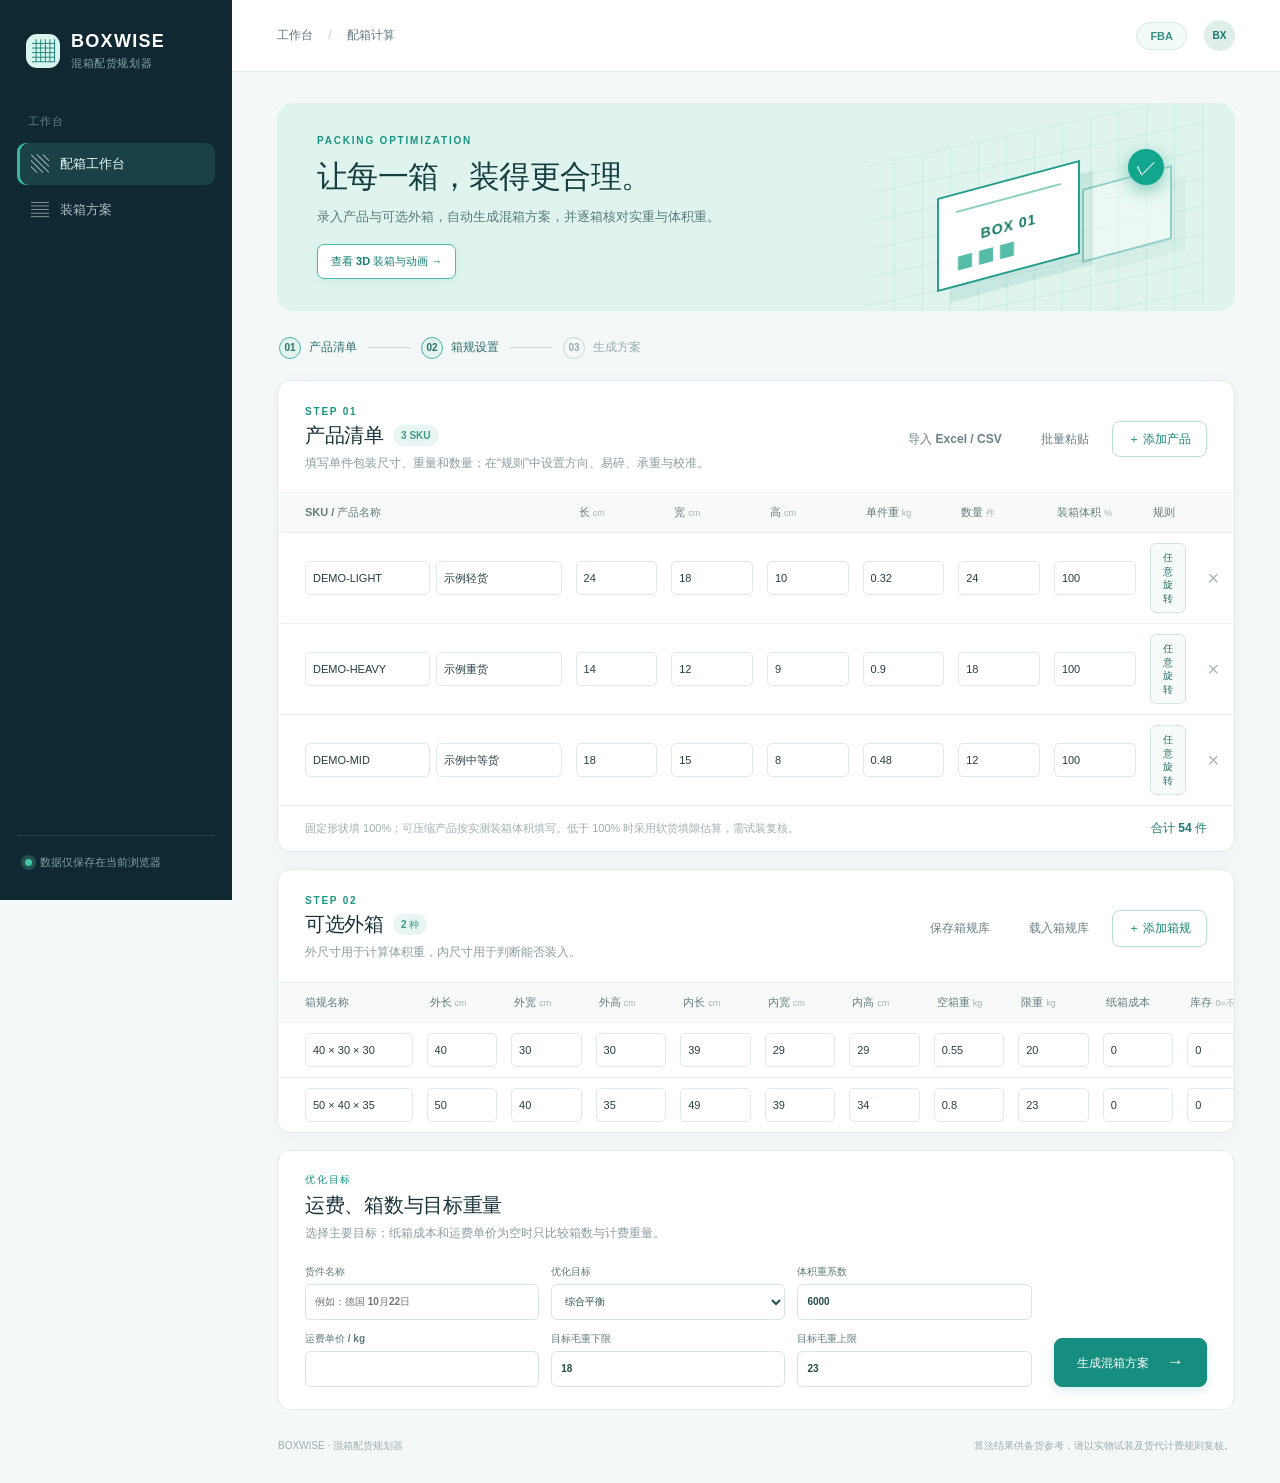
<file: boxwise/index.html>
<!doctype html>
<html lang="zh-CN">
<head>
  <meta charset="utf-8" />
  <meta name="viewport" content="width=device-width, initial-scale=1" />
  <meta name="description" content="混箱配货规划器：根据 SKU 尺寸、重量、数量和候选外箱，生成逐箱配货方案并核算体积重。" />
  <title>混箱配货规划器</title>
  <link rel="stylesheet" href="./styles.css" />
</head>
<body>
  <div class="app-shell">
    <aside class="sidebar">
      <div class="brand"><span class="brand-icon">▦</span><div><strong>BOXWISE</strong><small>混箱配货规划器</small></div></div>
      <div class="nav-label">工作台</div>
      <a id="workspace-link" class="nav-link active" href="#workspace"><span>▧</span> 配箱工作台</a>
      <a id="results-link" class="nav-link" href="#results"><span>▤</span> 装箱方案</a>
      <div class="sidebar-bottom"><div class="status-dot"></div><span>数据仅保存在当前浏览器</span></div>
    </aside>
    <main id="workspace" class="main">
      <header class="topbar"><div class="breadcrumb">工作台 <span>/</span> 配箱计算</div><div class="top-right"><span class="top-pill">FBA</span><span class="avatar">BX</span></div></header>
      <div class="content">
        <section class="hero">
          <div><div class="eyebrow">PACKING OPTIMIZATION</div><h1>让每一箱，装得更合理。</h1><p>录入产品与可选外箱，自动生成混箱方案，并逐箱核对实重与体积重。</p><button type="button" id="hero-3d-link" class="hero-3d-link">查看 3D 装箱与动画 →</button></div>
          <div class="hero-art" aria-hidden="true"><div class="art-grid"></div><div class="art-box box-back"></div><div class="art-box box-front"><span>BOX 01</span><i></i><i></i><i></i></div><div class="art-check">✓</div></div>
        </section>
        <div class="steps"><span class="step active"><b>01</b> 产品清单</span><span class="line"></span><span class="step active"><b>02</b> 箱规设置</span><span class="line"></span><span class="step"><b>03</b> 生成方案</span></div>
        <section class="panel" aria-labelledby="products-heading">
          <div class="panel-head"><div><div class="section-kicker">STEP 01</div><h2 id="products-heading">产品清单 <span id="product-count" class="count">0 SKU</span></h2><p>填写单件包装尺寸、重量和数量；在“规则”中设置方向、易碎、承重与校准。</p></div><div class="head-actions"><input id="import-file" type="file" accept=".xlsx,.csv,.tsv" hidden><button type="button" id="import-products" class="button ghost">导入 Excel / CSV</button><button type="button" id="paste-products" class="button ghost">批量粘贴</button><button type="button" id="add-product" class="button outline">＋ 添加产品</button></div></div>
          <div class="table-scroll"><table class="input-table"><thead><tr><th>SKU / 产品名称</th><th>长 <small>cm</small></th><th>宽 <small>cm</small></th><th>高 <small>cm</small></th><th>单件重 <small>kg</small></th><th>数量 <small>件</small></th><th>装箱体积 <small>%</small></th><th>规则</th><th></th></tr></thead><tbody id="products-body"></tbody></table></div>
          <div class="table-foot"><span>固定形状填 100%；可压缩产品按实测装箱体积填写。低于 100% 时采用软货填隙估算，需试装复核。</span><strong id="total-units">合计 0 件</strong></div>
        </section>
        <section class="panel" aria-labelledby="boxes-heading">
          <div class="panel-head"><div><div class="section-kicker">STEP 02</div><h2 id="boxes-heading">可选外箱 <span id="box-count" class="count">0 种</span></h2><p>外尺寸用于计算体积重，内尺寸用于判断能否装入。</p></div><div class="head-actions"><button type="button" id="save-box-library" class="button ghost">保存箱规库</button><button type="button" id="load-box-library" class="button ghost">载入箱规库</button><button type="button" id="add-box" class="button outline">＋ 添加箱规</button></div></div>
          <div class="table-scroll"><table class="input-table boxes-table"><thead><tr><th>箱规名称</th><th>外长 <small>cm</small></th><th>外宽 <small>cm</small></th><th>外高 <small>cm</small></th><th>内长 <small>cm</small></th><th>内宽 <small>cm</small></th><th>内高 <small>cm</small></th><th>空箱重 <small>kg</small></th><th>限重 <small>kg</small></th><th>纸箱成本</th><th>库存 <small>0=不限</small></th><th></th></tr></thead><tbody id="boxes-body"></tbody></table></div>
        </section>
        <section class="settings-panel optimizer-settings"><div><div class="section-kicker">优化目标</div><h2>运费、箱数与目标重量</h2><p>选择主要目标；纸箱成本和运费单价为空时只比较箱数与计费重量。</p></div><div class="settings-grid"><label>货件名称<input id="shipment-name" type="text" placeholder="例如：德国 10月22日"></label><label>优化目标<select id="objective"><option value="balanced">综合平衡</option><option value="noThrow">优先不抛</option><option value="minCartons">最少箱数</option><option value="minChargeable">最低计费重</option><option value="minCost">最低预计成本</option></select></label><label>体积重系数<input id="divisor" type="number" min="1" step="1"></label><label>运费单价 / kg<input id="freight-rate" type="number" min="0" step="any"></label><label>目标毛重下限<input id="target-min" type="number" min="0" step="any"></label><label>目标毛重上限<input id="target-max" type="number" min="0" step="any"></label></div><button type="button" id="calculate" class="button primary">生成混箱方案 <span>→</span></button></section>
        <div id="messages" class="messages" role="alert" hidden></div>
        <section id="results" class="results" aria-labelledby="results-heading" hidden>
          <div class="results-heading"><div><div class="section-kicker">STEP 03 · PACKING PLAN</div><h2 id="results-heading">推荐装箱方案</h2><p>结果按当前输入与优化目标计算，可用于现场装箱和反馈校准。</p></div><div class="head-actions"><button type="button" id="save-shipment" class="button ghost">保存本票</button><button type="button" id="download-csv" class="button outline">导出 CSV</button><button type="button" id="download-excel" class="button outline">导出 Excel</button><button type="button" id="print-operations" class="button primary">打印操作单 / 标签</button></div></div>
          <div class="metrics"><div class="metric"><span>建议箱数</span><strong id="m-cartons">—</strong><small>箱</small></div><div class="metric"><span>合计实重</span><strong id="m-gross">—</strong><small>kg（含空箱）</small></div><div class="metric"><span>计费重量</span><strong id="m-billable">—</strong><small>kg</small></div><div class="metric accent"><span>抛重差额</span><strong id="m-excess">—</strong><small id="m-excess-note">kg</small></div><div class="metric"><span>预计总成本</span><strong id="m-cost">—</strong><small>纸箱 + 运费</small></div></div>
          <div id="result-note" class="result-note"></div>
          <section id="packing-preview" class="panel packing-preview" aria-labelledby="packing-preview-title"><div class="packing-preview-head"><div><div class="section-kicker">3D PACKING</div><h3 id="packing-preview-title">3D 装箱预览</h3><p>选择箱号，播放产品逐件入箱的 3D 动画。</p></div><div class="packing-preview-actions"><label for="preview-carton">选择箱号</label><select id="preview-carton" aria-label="选择预览箱号"></select><button type="button" id="preview-play" class="button primary">▶ 播放装箱动画</button><button type="button" id="preview-open" class="button outline">放大查看 3D →</button></div></div><div class="packing-preview-stage"><canvas id="preview-canvas" aria-label="当前箱子的三维装箱预览"></canvas><div class="packing-preview-hint">点击预览图可放大旋转 · 外框是可用内尺寸</div></div><div id="preview-legend" class="packing-preview-legend" aria-label="当前箱产品颜色图例"></div><div class="packing-preview-guide"><p><strong>怎么用：</strong>选择箱号并播放；放大后可暂停、重播、逐件切换、拖动进度和调速。</p><p id="preview-coverage" aria-live="polite"></p><p>刚性产品离开箱底时，算法要求至少 80% 底面受支撑，且底面中心有支撑；实际入箱路径和承重仍需实物确认。</p></div></section>
          <div class="panel result-panel"><div class="panel-head compact"><div><h3>逐箱明细</h3><p>在上方选择箱号播放装箱动画；展开箱号可查看 SKU 配比。</p></div></div><div id="carton-list" class="carton-list"></div></div>
          <div class="panel result-panel"><div class="panel-head compact"><div><h3>装箱矩阵</h3><p>参考装箱单格式：产品为行，箱号为列，单元格为件数。</p></div></div><div class="table-scroll"><table id="matrix" class="matrix-table"></table></div></div>
          <div class="panel result-panel operations-panel"><div class="panel-head compact"><div><h3>现场装箱执行</h3><p>逐箱勾选完成并填写实测毛重；记录保存在当前浏览器。</p></div></div><div id="operations-list" class="operations-list"></div></div>
          <div class="panel result-panel feedback-panel"><div class="panel-head compact"><div><h3>实装反馈与校准</h3><p>记录装不下、偏紧或空隙较大；可将校准系数应用到相关 SKU 后重新计算。</p></div></div><div class="feedback-form"><label>箱号<select id="feedback-carton"></select></label><label>结果<select id="feedback-status"><option value="ok">正常</option><option value="tight">偏紧</option><option value="fail">装不下</option><option value="roomy">空隙较大</option></select></label><label>校准 SKU<select id="feedback-sku"><option value="*">本箱全部 SKU</option></select></label><label>实测毛重 kg<input id="feedback-gross" type="number" min="0" step="any"></label><label class="feedback-note">备注<input id="feedback-note" type="text" placeholder="例如：包装鼓起、需改方向"></label><button type="button" id="save-feedback" class="button primary">保存反馈并应用校准</button></div><div id="feedback-history" class="feedback-history"></div></div>
          <div class="panel result-panel"><div class="panel-head compact"><div><h3>历史货件</h3><p>保存当前货件参数和结果，之后可恢复并重新计算。</p></div></div><div id="shipment-history" class="shipment-history"></div></div>
          <div id="print-area" class="print-area"></div>
        </section>
        <footer>BOXWISE · 混箱配货规划器 <span>算法结果供备货参考，请以实物试装及货代计费规则复核。</span></footer>
      </div>
    </main>
  </div>
  <dialog id="paste-dialog"><form method="dialog" class="dialog-content"><div class="dialog-head"><h2>批量粘贴产品</h2><button value="cancel" aria-label="关闭">×</button></div><p>从 Excel 复制以下列：SKU、产品名称、长、宽、高、单件重、数量；可选第 8 列为装箱体积比例（%）。支持制表符或逗号分隔，不需要表头。</p><textarea id="paste-text" placeholder="SKU001&#9;产品 A&#9;20&#9;15&#9;8&#9;0.6&#9;30&#9;100"></textarea><div class="dialog-actions"><button value="cancel" class="button ghost">取消</button><button id="apply-paste" type="button" class="button primary">导入产品</button></div></form></dialog>
  <dialog id="rule-dialog"><form method="dialog" class="dialog-content rule-dialog-content"><div class="dialog-head"><h2>产品装箱规则</h2><button value="cancel" aria-label="关闭">×</button></div><p id="rule-product-name"></p><div class="rule-grid"><label>摆放方向<select id="rule-orientation"><option value="any">允许任意旋转</option><option value="upright">保持高度方向</option><option value="fixed">固定方向</option></select></label><label>尺寸校准系数 %<input id="rule-size-factor" type="number" min="80" max="130" step="0.5"></label><label>最高摆放层<input id="rule-max-layers" type="number" min="1" step="1"></label><label>最大承重 kg<input id="rule-max-load" type="number" min="0" step="any"></label><label class="rule-check"><input id="rule-fragile" type="checkbox"> 易碎品，不允许上方放货</label><label class="rule-check"><input id="rule-support" type="checkbox"> 可以承托其他产品</label></div><div class="dialog-actions"><button value="cancel" class="button ghost">取消</button><button id="save-rule" type="button" class="button primary">保存规则</button></div></form></dialog>
  <dialog id="viewer-dialog" class="viewer-dialog" aria-labelledby="viewer-title">
    <div class="viewer-shell">
      <div class="viewer-head"><div><div class="section-kicker">3D PACKING VIEW</div><h2 id="viewer-title">箱内装箱视图</h2><p id="viewer-subtitle"></p></div><button type="button" id="viewer-close" class="viewer-close" aria-label="关闭 3D 装箱视图">×</button></div>
      <div class="viewer-toolbar"><span>拖动旋转 · 滚轮缩放 · 点击产品查看详情</span><div class="viewer-controls"><label for="viewer-height">显示高度 <strong id="viewer-height-value"></strong></label><input id="viewer-height" type="range" min="0" max="100" value="100" aria-label="显示高度"><button type="button" id="viewer-zoom-out" aria-label="缩小">−</button><button type="button" id="viewer-zoom-in" aria-label="放大">＋</button><button type="button" id="viewer-reset">重置视角</button></div></div>
      <div class="viewer-playback"><button type="button" id="viewer-play" class="viewer-play-primary">▶ 播放装箱</button><button type="button" id="viewer-replay" class="viewer-play-secondary">↺ 从头重播</button><button type="button" id="viewer-prev" class="viewer-play-secondary" aria-label="上一件">←</button><label class="viewer-playback-progress" for="viewer-progress"><span id="viewer-progress-count">0 / 0 件</span><input id="viewer-progress" type="range" min="0" max="1" step="any" value="0" aria-label="装箱动画进度"></label><button type="button" id="viewer-next" class="viewer-play-secondary" aria-label="下一件">→</button><label class="viewer-speed" for="viewer-speed">速度 <select id="viewer-speed" aria-label="装箱动画速度"><option value="1000">慢速</option><option value="650" selected>正常</option><option value="350">快速</option></select></label><span id="viewer-play-status" class="viewer-play-status" role="status">按播放查看逐件装箱过程</span></div>
      <div class="viewer-layout"><div class="viewer-stage"><canvas id="viewer-canvas" aria-label="可旋转的箱内三维摆放图"></canvas><div class="viewer-stage-hint">外框表示可用内尺寸；产品按尺寸比例绘制</div></div><aside class="viewer-aside"><div class="viewer-aside-label">已选产品</div><div id="viewer-selected" class="viewer-selected">点击图中的产品，查看 SKU、方向与坐标。</div><div class="viewer-aside-label">本箱 SKU</div><div id="viewer-legend" class="viewer-legend"></div><div id="viewer-soft-note" class="viewer-soft-note" hidden></div><p class="viewer-caution">刚性产品已按至少 80% 底面支撑和中心受支撑进行规划；承重、缓冲材料、实际入箱路径和内尺寸须试装复核。</p></aside></div>
    </div>
  </dialog>
  <script defer src="./viewer.js"></script>
  <script defer src="./app.js"></script>
</body>
</html>
</file>
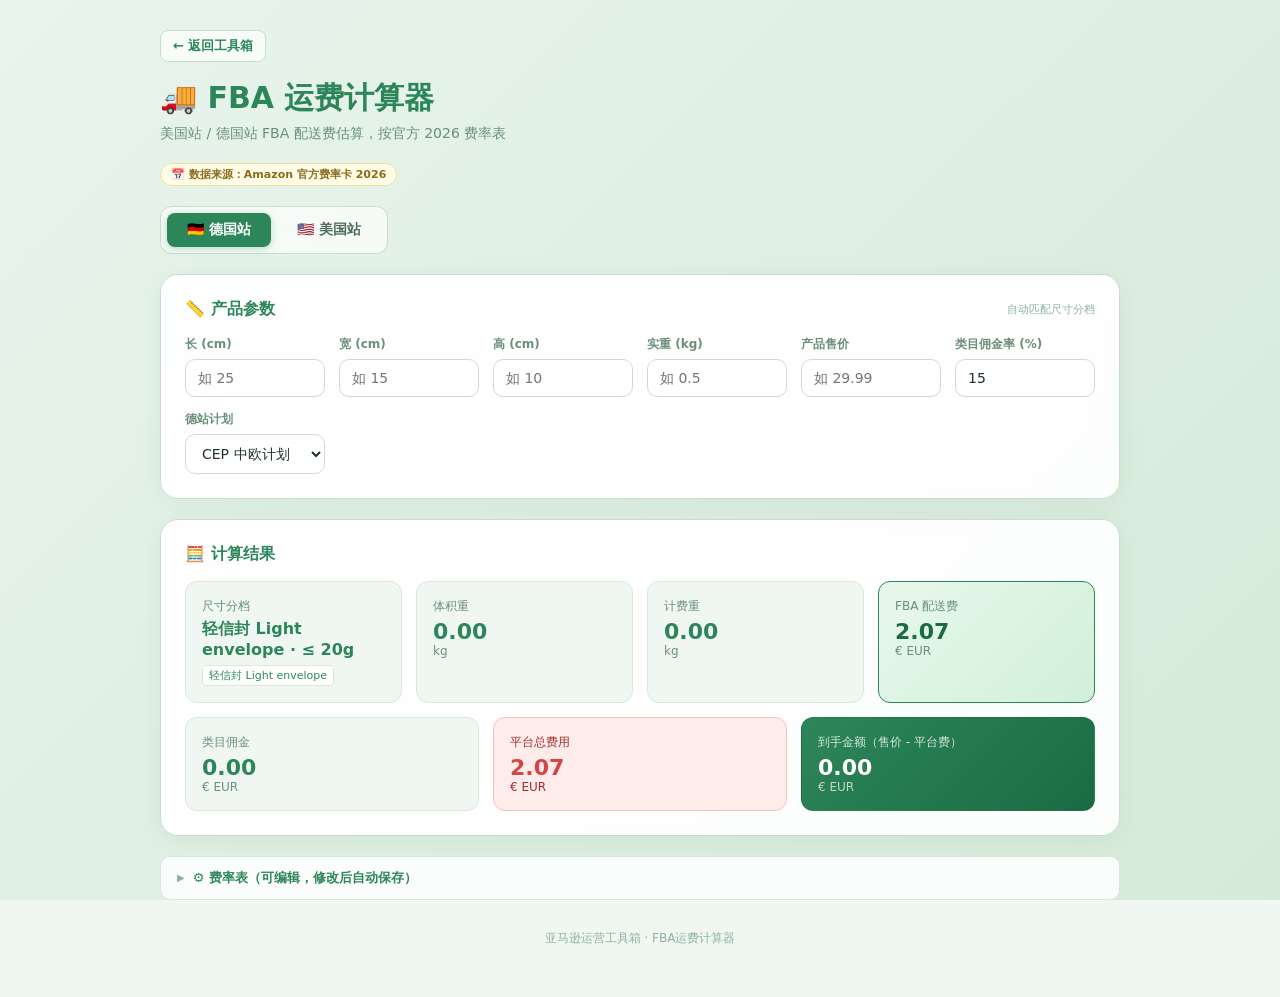
<file: fba-calculator/index.html>
<!DOCTYPE html>
<html lang="zh-CN">
<head>
<meta charset="UTF-8">
<meta name="viewport" content="width=device-width, initial-scale=1.0">
<title>FBA运费计算器 - 亚马逊运营工具箱</title>
<style>
  *{box-sizing:border-box;margin:0;padding:0;}
  body{font-family:system-ui,"Microsoft YaHei",sans-serif;
    min-height:100vh;color:#1e3328;position:relative;
    padding:30px 20px 50px;background:#f0f7f2;}

  body::before{
    content:"";position:fixed;inset:0;z-index:-2;
    background:linear-gradient(135deg,#e8f4ec 0%,#d6ead9 100%);
  }

  .wrap{max-width:960px;margin:0 auto;}

  .back{display:inline-flex;align-items:center;gap:6px;text-decoration:none;
    color:#2d8659;font-size:13px;font-weight:600;margin-bottom:16px;
    padding:6px 12px;border-radius:8px;background:rgba(255,255,255,.7);
    border:1px solid #c9ddd1;transition:.2s;}
  .back:hover{background:#fff;border-color:#2d8659;}

  h1{color:#2d8659;font-size:30px;margin-bottom:6px;}
  .sub{color:#6b8f7a;margin-bottom:20px;font-size:14px;}
  .date-tag{display:inline-block;background:#fffbe6;color:#8a6d1c;
    padding:3px 10px;border-radius:99px;font-size:11px;font-weight:600;
    border:1px solid #f0e0a0;margin-bottom:20px;}

  /* 站点切换 */
  .site-switch{display:flex;gap:6px;margin-bottom:20px;
    background:rgba(255,255,255,.7);padding:6px;border-radius:12px;
    border:1px solid #c9ddd1;backdrop-filter:blur(8px);width:fit-content;}
  .site-btn{padding:8px 20px;border-radius:8px;cursor:pointer;
    font-size:14px;font-weight:600;color:#4f6b5b;transition:.2s;
    border:none;background:transparent;font-family:inherit;
    display:flex;align-items:center;gap:6px;}
  .site-btn.active{background:#2d8659;color:#fff;box-shadow:0 2px 8px rgba(45,134,89,.3);}
  .site-btn:hover:not(.active){color:#2d8659;}

  /* 卡片 */
  .card{background:rgba(255,255,255,.92);backdrop-filter:blur(10px);
    border-radius:18px;padding:24px;margin-bottom:20px;
    border:1.5px solid #c9ddd1;box-shadow:0 4px 24px rgba(0,60,30,.06);}
  .card h2{font-size:16px;color:#2d8659;margin-bottom:16px;
    display:flex;align-items:center;gap:8px;}
  .card h2 .hint{font-size:11px;color:#8fb0a0;font-weight:400;margin-left:auto;}

  /* 表单 */
  .form-grid{display:grid;grid-template-columns:repeat(auto-fit,minmax(140px,1fr));gap:14px;}
  .field label{display:block;font-size:12px;color:#6b8f7a;font-weight:600;margin-bottom:6px;}
  .field input, .field select{
    width:100%;padding:10px 12px;border:1.5px solid #c9ddd1;border-radius:10px;
    background:#fff;color:#1e3328;font-size:14px;font-family:inherit;transition:.2s;}
  .field input:focus, .field select:focus{
    outline:none;border-color:#2d8659;box-shadow:0 0 0 3px rgba(45,134,89,.12);}
  .field.full{grid-column:1 / -1;}

  /* 结果 */
  .result-grid{display:grid;grid-template-columns:repeat(auto-fit,minmax(160px,1fr));gap:14px;}
  .result-item{background:#f0f7f2;border-radius:12px;padding:16px;
    border:1px solid #d6ead9;}
  .result-item .label{font-size:12px;color:#6b8f7a;margin-bottom:4px;}
  .result-item .value{font-size:22px;font-weight:800;color:#2d8659;}
  .result-item .unit{font-size:12px;color:#6b8f7a;font-weight:500;}
  .result-item.highlight{background:linear-gradient(135deg,#e8f8ec,#d1f0d8);
    border-color:#2d8659;}
  .result-item.highlight .value{color:#1a6b43;}
  .result-item .tier{font-size:11px;background:#fff;padding:2px 6px;border-radius:4px;
    display:inline-block;margin-top:4px;color:#2d8659;border:1px solid #d6ead9;}

  .btn-row{display:flex;gap:10px;margin-top:16px;flex-wrap:wrap;}
  .btn{padding:9px 16px;border-radius:10px;border:none;cursor:pointer;
    font-size:13px;font-weight:600;transition:.2s;font-family:inherit;
    display:inline-flex;align-items:center;gap:6px;}
  .btn.primary{background:#2d8659;color:#fff;box-shadow:0 2px 8px rgba(45,134,89,.3);}
  .btn.primary:hover{filter:brightness(1.08);transform:translateY(-1px);}
  .btn.secondary{background:#fff;color:#2d8659;border:1.5px solid #c9ddd1;}
  .btn.secondary:hover{border-color:#2d8659;}

  details{margin-top:14px;border:1px solid #d6ead9;border-radius:10px;
    background:#fafdfb;overflow:hidden;}
  details summary{padding:12px 16px;cursor:pointer;font-size:13px;
    font-weight:600;color:#2d8659;list-style:none;display:flex;align-items:center;gap:8px;}
  details summary::-webkit-details-marker{display:none;}
  details summary::before{content:'▶';font-size:10px;color:#8fb0a0;transition:.15s;}
  details[open] summary::before{transform:rotate(90deg);}
  details .dc{padding:0 16px 16px;}

  .info-box{background:#fffbe6;border:1px solid #f0e0a0;border-radius:10px;
    padding:12px 16px;font-size:12px;color:#8a6d1c;line-height:1.7;
    margin-top:16px;}
  .info-box b{color:#6b520f;}

  /* 费率选项卡 */
  .fee-tabs{display:flex;gap:6px;margin-bottom:12px;border-bottom:2px solid #d6ead9;}
  .fee-tab{padding:8px 16px;cursor:pointer;font-size:13px;font-weight:600;
    color:#8fb0a0;border:none;background:transparent;font-family:inherit;
    border-bottom:2px solid transparent;margin-bottom:-2px;transition:.2s;}
  .fee-tab.active{color:#2d8659;border-bottom-color:#2d8659;}

  /* 费率表 */
  .fee-table{width:100%;border-collapse:separate;border-spacing:0;
    font-size:12px;}
  .fee-table th{background:#f0f7f2;color:#2d8659;font-weight:700;
    padding:8px 10px;text-align:left;border-bottom:2px solid #d6ead9;
    font-size:11px;position:sticky;top:0;z-index:1;}
  .fee-table td{padding:6px 8px;border-bottom:1px solid #e8f0ea;}
  .fee-table tr:last-child td{border-bottom:none;}
  .fee-table .cat-row td{background:#e8f4ec;font-weight:700;color:#2d8659;
    font-size:12px;}
  .fee-table input{
    width:100%;padding:4px 6px;border:1px solid #d6ead9;border-radius:5px;
    font-size:12px;font-family:inherit;background:#fafdfb;}
  .fee-table input:focus{outline:none;border-color:#2d8659;background:#fff;}
  .fee-table .tier-name{color:#2d8659;font-weight:600;font-size:11px;}
  .table-wrap{max-height:420px;overflow-y:auto;border-radius:10px;
    border:1px solid #d6ead9;}

  footer{text-align:center;color:#8fb0a0;font-size:12px;margin-top:30px;}

  @media(max-width:600px){
    h1{font-size:24px;}
    .form-grid{grid-template-columns:1fr 1fr;}
  }
</style>
</head>
<body>
<div class="wrap">

  <a href="../" class="back">← 返回工具箱</a>
  <h1>🚚 FBA 运费计算器</h1>
  <p class="sub">美国站 / 德国站 FBA 配送费估算，按官方 2026 费率表</p>
  <div class="date-tag">📅 数据来源：Amazon 官方费率卡 2026</div>

  <!-- 站点切换 -->
  <div class="site-switch">
    <button class="site-btn active" onclick="switchSite('de')">🇩🇪 德国站</button>
    <button class="site-btn" onclick="switchSite('us')">🇺🇸 美国站</button>
  </div>

  <!-- 输入区 -->
  <div class="card">
    <h2>📏 产品参数
      <span class="hint">自动匹配尺寸分档</span>
    </h2>
    <div class="form-grid">
      <div class="field">
        <label>长 (cm)</label>
        <input type="number" id="p_length" placeholder="如 25" oninput="calc()">
      </div>
      <div class="field">
        <label>宽 (cm)</label>
        <input type="number" id="p_width" placeholder="如 15" oninput="calc()">
      </div>
      <div class="field">
        <label>高 (cm)</label>
        <input type="number" id="p_height" placeholder="如 10" oninput="calc()">
      </div>
      <div class="field">
        <label>实重 (kg)</label>
        <input type="number" id="p_weight" placeholder="如 0.5" oninput="calc()">
      </div>
      <div class="field">
        <label>产品售价</label>
        <input type="number" id="p_price" placeholder="如 29.99" oninput="calc()">
      </div>
      <div class="field">
        <label>类目佣金率 (%)</label>
        <input type="number" id="p_commission" value="15" oninput="calc()">
      </div>
      <div class="field" id="de_plan_field">
        <label>德站计划</label>
        <select id="de_plan" onchange="calc()">
          <option value="cep">CEP 中欧计划（更便宜）</option>
          <option value="deonly">DE Only 仅德国</option>
        </select>
      </div>
      <div class="field" id="us_price_tier_field" style="display:none;">
        <label>售价区间 (美站)</label>
        <select id="us_price_tier" onchange="calc()">
          <option value="low">≤ $10（低价 FBA）</option>
          <option value="mid" selected>$10 - $50</option>
          <option value="high">> $50</option>
        </select>
      </div>
    </div>
  </div>

  <!-- 结果区 -->
  <div class="card">
    <h2>🧮 计算结果</h2>
    <div class="result-grid">
      <div class="result-item">
        <div class="label">尺寸分档</div>
        <div class="value" id="r_tier" style="font-size:16px;line-height:1.3;">—</div>
        <div class="tier" id="r_sizeType">标准尺寸</div>
      </div>
      <div class="result-item">
        <div class="label">体积重</div>
        <div class="value" id="r_volWeight">0</div>
        <div class="unit" id="r_wunit">kg</div>
      </div>
      <div class="result-item">
        <div class="label">计费重</div>
        <div class="value" id="r_chargeWeight">0</div>
        <div class="unit" id="r_wunit2">kg</div>
      </div>
      <div class="result-item highlight">
        <div class="label">FBA 配送费</div>
        <div class="value" id="r_fee">0</div>
        <div class="unit" id="r_currency">€ EUR</div>
      </div>
    </div>

    <div class="result-grid" style="margin-top:14px;">
      <div class="result-item">
        <div class="label">类目佣金</div>
        <div class="value" id="r_commission">0</div>
        <div class="unit" id="r_currency2">€ EUR</div>
      </div>
      <div class="result-item" style="background:#fdecea;border-color:#f0c0c0;">
        <div class="label" style="color:#a03030;">平台总费用</div>
        <div class="value" style="color:#d64545;" id="r_totalFee">0</div>
        <div class="unit" style="color:#a03030;" id="r_currency3">€ EUR</div>
      </div>
      <div class="result-item highlight" style="background:linear-gradient(135deg,#2d8659,#1a6b43);border-color:transparent;">
        <div class="label" style="color:rgba(255,255,255,.8);">到手金额（售价 - 平台费）</div>
        <div class="value" style="color:#fff;" id="r_net">0</div>
        <div class="unit" style="color:rgba(255,255,255,.7);" id="r_currency4">€ EUR</div>
      </div>
    </div>

    <div class="info-box" id="r_info" style="display:none;"></div>
  </div>

  <!-- 费率设置 -->
  <details>
    <summary>⚙️ 费率表（可编辑，修改后自动保存）</summary>
    <div class="dc">
      <p style="font-size:12px;color:#6b8f7a;margin-bottom:12px;">
        💡 费率基于 2026 年官方数据，价格可自行调整，修改后自动保存到本地浏览器。
      </p>

      <div class="fee-tabs">
        <button class="fee-tab active" onclick="switchFeeTab('de')">🇩🇪 德国站</button>
        <button class="fee-tab" onclick="switchFeeTab('us')">🇺🇸 美国站</button>
      </div>

      <div id="fee_panel_de">
        <div class="table-wrap">
          <table class="fee-table" id="feeTable_de">
            <thead>
              <tr>
                <th>分类 / 尺寸档</th>
                <th>长×宽×高 (cm)</th>
                <th>计费重 ≤</th>
                <th>CEP (€)</th>
                <th>DE Only (€)</th>
              </tr>
            </thead>
            <tbody></tbody>
          </table>
        </div>
      </div>

      <div id="fee_panel_us" style="display:none;">
        <div class="table-wrap">
          <table class="fee-table" id="feeTable_us">
            <thead>
              <tr>
                <th>分类 / 尺寸档</th>
                <th>计费重 ≤</th>
                <th>≤$10 ($)</th>
                <th>$10–50 ($)</th>
                <th>>$50 ($)</th>
              </tr>
            </thead>
            <tbody></tbody>
          </table>
        </div>
      </div>

      <div class="btn-row">
        <button class="btn secondary" onclick="resetFees()">↺ 恢复默认费率</button>
      </div>
    </div>
  </details>

  <footer>亚马逊运营工具箱 · FBA运费计算器</footer>
</div>

<script>
// ========== 德国站费率（2026年7月1日生效）==========
// category: 尺寸分类名称，用于显示大类别
// name: 具体尺寸档名称
// maxLong/Med/Short: 三边最大限制（cm），null 表示无限制
// maxWeight: 最大计费重（kg）
// feeCEP / feeDE: CEP 和 DE Only 价格（€）
const DEFAULT_DE = [
  // 信封类
  { cat: '轻信封 Light envelope', name: '≤ 20g', maxLong: 35, maxMed: 25, maxShort: 2,   maxWeight: 0.02,  feeCEP: 2.07, feeDE: 2.33 },
  { cat: '',                        name: '≤ 40g', maxLong: 35, maxMed: 25, maxShort: 2,   maxWeight: 0.04,  feeCEP: 2.11, feeDE: 2.37 },
  { cat: '',                        name: '≤ 60g', maxLong: 35, maxMed: 25, maxShort: 2,   maxWeight: 0.06,  feeCEP: 2.13, feeDE: 2.39 },
  { cat: '',                        name: '≤ 80g', maxLong: 35, maxMed: 25, maxShort: 2,   maxWeight: 0.08,  feeCEP: 2.26, feeDE: 2.52 },
  { cat: '',                        name: '≤ 100g', maxLong: 35, maxMed: 25, maxShort: 2,   maxWeight: 0.10,  feeCEP: 2.28, feeDE: 2.54 },
  { cat: '',                        name: '≤ 210g', maxLong: 35, maxMed: 25, maxShort: 2,   maxWeight: 0.21,  feeCEP: 2.31, feeDE: 2.57 },
  { cat: '标准信封 Standard envelope', name: '≤ 460g', maxLong: 35, maxMed: 25, maxShort: 5, maxWeight: 0.46, feeCEP: 2.42, feeDE: 2.68 },
  { cat: '大信封 Large envelope',   name: '≤ 960g', maxLong: 35, maxMed: 25, maxShort: 5,   maxWeight: 0.96,  feeCEP: 2.78, feeDE: 3.04 },
  { cat: '超大信封 Extra-large envelope', name: '≤ 960g', maxLong: 38, maxMed: 27, maxShort: 5, maxWeight: 0.96, feeCEP: 3.16, feeDE: 3.42 },

  // 小包裹
  { cat: '小包裹 Small parcel (≤35×25×12cm)', name: '≤ 150g', maxLong: 35, maxMed: 25, maxShort: 12, maxWeight: 0.15, feeCEP: 3.12, feeDE: 3.38 },
  { cat: '',                                 name: '≤ 400g', maxLong: 35, maxMed: 25, maxShort: 12, maxWeight: 0.40, feeCEP: 3.13, feeDE: 3.39 },
  { cat: '',                                 name: '≤ 900g', maxLong: 35, maxMed: 25, maxShort: 12, maxWeight: 0.90, feeCEP: 3.14, feeDE: 3.40 },
  { cat: '',                                 name: '≤ 1.4kg', maxLong: 35, maxMed: 25, maxShort: 12, maxWeight: 1.40, feeCEP: 3.15, feeDE: 3.41 },
  { cat: '',                                 name: '≤ 1.9kg', maxLong: 35, maxMed: 25, maxShort: 12, maxWeight: 1.90, feeCEP: 3.17, feeDE: 3.43 },
  { cat: '',                                 name: '≤ 3.9kg', maxLong: 35, maxMed: 25, maxShort: 12, maxWeight: 3.90, feeCEP: 4.28, feeDE: 4.54 },

  // 标准包裹
  { cat: '标准包裹 Standard parcel (≤45×34×26cm)', name: '≤ 150g', maxLong: 45, maxMed: 34, maxShort: 26, maxWeight: 0.15, feeCEP: 3.13, feeDE: 3.39 },
  { cat: '',                                     name: '≤ 400g', maxLong: 45, maxMed: 34, maxShort: 26, maxWeight: 0.40, feeCEP: 3.16, feeDE: 3.42 },
  { cat: '',                                     name: '≤ 900g', maxLong: 45, maxMed: 34, maxShort: 26, maxWeight: 0.90, feeCEP: 3.18, feeDE: 3.44 },
  { cat: '',                                     name: '≤ 1.4kg', maxLong: 45, maxMed: 34, maxShort: 26, maxWeight: 1.40, feeCEP: 3.67, feeDE: 3.93 },
  { cat: '',                                     name: '≤ 1.9kg', maxLong: 45, maxMed: 34, maxShort: 26, maxWeight: 1.90, feeCEP: 3.69, feeDE: 3.95 },
  { cat: '',                                     name: '≤ 2.9kg', maxLong: 45, maxMed: 34, maxShort: 26, maxWeight: 2.90, feeCEP: 4.29, feeDE: 4.55 },
  { cat: '',                                     name: '≤ 3.9kg', maxLong: 45, maxMed: 34, maxShort: 26, maxWeight: 3.90, feeCEP: 4.83, feeDE: 5.09 },
  { cat: '',                                     name: '≤ 5.9kg', maxLong: 45, maxMed: 34, maxShort: 26, maxWeight: 5.90, feeCEP: 4.96, feeDE: 5.22 },
  { cat: '',                                     name: '≤ 8.9kg', maxLong: 45, maxMed: 34, maxShort: 26, maxWeight: 8.90, feeCEP: 5.77, feeDE: 6.03 },
  { cat: '',                                     name: '≤ 11.9kg', maxLong: 45, maxMed: 34, maxShort: 26, maxWeight: 11.90, feeCEP: 6.39, feeDE: 6.65 },

  // 超大件
  { cat: '小型超大件 Small oversize',              name: '≤ 760g', maxLong: 60, maxMed: 40, maxShort: 35, maxWeight: 0.76, feeCEP: 4.30, feeDE: 4.56 },
  { cat: '标准超大件轻 Standard oversize light',    name: '≤ 760g', maxLong: 120, maxMed: 60, maxShort: 45, maxWeight: 0.76, feeCEP: 4.33, feeDE: 4.59 },
  { cat: '标准超大件重 Standard oversize heavy',    name: '≤ 15.76kg', maxLong: 120, maxMed: 60, maxShort: 45, maxWeight: 15.76, feeCEP: 6.99, feeDE: 7.25 },
  { cat: '大型超大件 Standard oversize large',      name: '≤ 760g', maxLong: 175, maxMed: 120, maxShort: 80, maxWeight: 0.76, feeCEP: 5.80, feeDE: 6.06 },
  { cat: '重型超大件 Bulky oversize',               name: '≤ 760g', maxLong: 999, maxMed: 999, maxShort: 999, maxWeight: 0.76, feeCEP: 7.98, feeDE: 8.24 },
  { cat: '特重超大件 Heavy oversize',               name: '≤ 31.5kg', maxLong: 999, maxMed: 999, maxShort: 999, maxWeight: 31.5, feeCEP: 12.74, feeDE: 13.00 },
];

// ========== 美国站费率（2026年1月15日生效）==========
// cat: 尺寸分类
// name: 具体档位
// maxWeight: 计费重上限（oz 或 lb，统一用 lb）
// isOz: 是否以 oz 计
// sizeType: small / large / bulky / extra-large（用于尺寸判断）
// feeLow / feeMid / feeHigh: ≤$10 / $10-50 / >$50 三档价格
const DEFAULT_US = [
  // Small Standard (尺寸: 15×12×0.75 in)
  { cat: '小标准 Small Standard', name: '≤ 2 oz',       sizeType: 'small',   maxWeight: 0.125, isOz: true, feeLow: 2.43, feeMid: 3.32, feeHigh: 3.58 },
  { cat: '',                      name: '2+ ~ 4 oz',    sizeType: 'small',   maxWeight: 0.25,  isOz: true, feeLow: 2.49, feeMid: 3.42, feeHigh: 3.68 },
  { cat: '',                      name: '4+ ~ 6 oz',    sizeType: 'small',   maxWeight: 0.375, isOz: true, feeLow: 2.56, feeMid: 3.45, feeHigh: 3.71 },
  { cat: '',                      name: '6+ ~ 8 oz',    sizeType: 'small',   maxWeight: 0.5,   isOz: true, feeLow: 2.66, feeMid: 3.54, feeHigh: 3.80 },
  { cat: '',                      name: '8+ ~ 10 oz',   sizeType: 'small',   maxWeight: 0.625, isOz: true, feeLow: 2.77, feeMid: 3.68, feeHigh: 3.94 },
  { cat: '',                      name: '10+ ~ 12 oz',  sizeType: 'small',   maxWeight: 0.75,  isOz: true, feeLow: 2.82, feeMid: 3.78, feeHigh: 4.04 },
  { cat: '',                      name: '12+ ~ 14 oz',  sizeType: 'small',   maxWeight: 0.875, isOz: true, feeLow: 2.92, feeMid: 3.91, feeHigh: 4.17 },
  { cat: '',                      name: '14+ ~ 16 oz',  sizeType: 'small',   maxWeight: 1.0,   isOz: true, feeLow: 2.95, feeMid: 3.96, feeHigh: 4.22 },

  // Large Standard (尺寸: 18×14×8 in)
  { cat: '大标准 Large Standard', name: '≤ 4 oz',       sizeType: 'large',   maxWeight: 0.25,  isOz: true, feeLow: 2.91, feeMid: 3.73, feeHigh: 3.99 },
  { cat: '',                      name: '4+ ~ 8 oz',    sizeType: 'large',   maxWeight: 0.5,   isOz: true, feeLow: 3.13, feeMid: 3.95, feeHigh: 4.21 },
  { cat: '',                      name: '8+ ~ 12 oz',   sizeType: 'large',   maxWeight: 0.75,  isOz: true, feeLow: 3.38, feeMid: 4.20, feeHigh: 4.46 },
  { cat: '',                      name: '12+ ~ 16 oz',  sizeType: 'large',   maxWeight: 1.0,   isOz: true, feeLow: 3.78, feeMid: 4.60, feeHigh: 4.86 },
  { cat: '',                      name: '1 ~ 1.25 lb',  sizeType: 'large',   maxWeight: 1.25,  isOz: false, feeLow: 4.22, feeMid: 5.04, feeHigh: 5.30 },
  { cat: '',                      name: '1.25 ~ 1.5 lb', sizeType: 'large',  maxWeight: 1.5,   isOz: false, feeLow: 4.60, feeMid: 5.42, feeHigh: 5.68 },
  { cat: '',                      name: '1.5 ~ 1.75 lb', sizeType: 'large', maxWeight: 1.75,  isOz: false, feeLow: 4.75, feeMid: 5.57, feeHigh: 5.83 },
  { cat: '',                      name: '1.75 ~ 2 lb',   sizeType: 'large', maxWeight: 2.0,   isOz: false, feeLow: 5.00, feeMid: 5.82, feeHigh: 6.08 },
  { cat: '',                      name: '2 ~ 2.25 lb',   sizeType: 'large', maxWeight: 2.25,  isOz: false, feeLow: 5.10, feeMid: 5.92, feeHigh: 6.18 },
  { cat: '',                      name: '2.25 ~ 2.5 lb', sizeType: 'large', maxWeight: 2.5,   isOz: false, feeLow: 5.28, feeMid: 6.10, feeHigh: 6.36 },
  { cat: '',                      name: '2.5 ~ 2.75 lb', sizeType: 'large', maxWeight: 2.75,  isOz: false, feeLow: 5.44, feeMid: 6.26, feeHigh: 6.52 },
  { cat: '',                      name: '2.75 ~ 3 lb',   sizeType: 'large', maxWeight: 3.0,   isOz: false, feeLow: 5.85, feeMid: 6.67, feeHigh: 6.93 },
  { cat: '',                      name: '3 ~ 20 lb',     sizeType: 'large', maxWeight: 20.0,  isOz: false, feeLow: 6.15, feeMid: 6.97, feeHigh: 7.23 },
  // 注：3~20lb 每超4oz +$0.08（超出3lb部分），简化按 20lb 顶档处理

  // Bulky & Extra-Large
  { cat: '小型大件 Small Bulky',  name: '0 ~ 50 lb',    sizeType: 'bulkyS',  maxWeight: 50,    isOz: false, feeLow: 6.78, feeMid: 7.55, feeHigh: 7.55 },
  { cat: '大型大件 Large Bulky',  name: '0 ~ 50 lb',    sizeType: 'bulkyL',  maxWeight: 50,    isOz: false, feeLow: 8.58, feeMid: 9.35, feeHigh: 9.35 },
  { cat: '超大件 Extra-Large',    name: '0 ~ 50 lb',    sizeType: 'xl',      maxWeight: 50,    isOz: false, feeLow: 25.56, feeMid: 26.33, feeHigh: 26.33 },
  { cat: '',                      name: '50 ~ 70 lb',    sizeType: 'xl',      maxWeight: 70,    isOz: false, feeLow: 36.35, feeMid: 37.32, feeHigh: 37.32 },
  { cat: '',                      name: '70 ~ 150 lb',   sizeType: 'xl',      maxWeight: 150,   isOz: false, feeLow: 50.55, feeMid: 51.32, feeHigh: 51.32 },
  { cat: '',                      name: '150+ lb',       sizeType: 'xl',      maxWeight: 9999,  isOz: false, feeLow: 194.18, feeMid: 194.95, feeHigh: 194.95 },
];

// 美国站尺寸分档尺寸限制（单位：英寸 in）
const US_SIZE_TIERS = {
  small:    { long: 15, med: 12, short: 0.75 },
  large:    { long: 18, med: 14, short: 8 },
  bulkyS:   { long: 60, med: 30, short: 20 },  // small bulky
  bulkyL:   { long: 108, med: 60, short: 30 }, // large bulky
  xl:       { long: 9999, med: 9999, short: 9999 },
};

const CURRENCY = { de: '€ EUR', us: '$ USD' };
const VOL_FACTOR = { de: 5000, us: 139 }; // 德站 cm³/5000=kg，美站 in³/139=lb

// ========== 状态 ==========
let currentSite = 'de';
let fees = { de: JSON.parse(JSON.stringify(DEFAULT_DE)), us: JSON.parse(JSON.stringify(DEFAULT_US)) };

// 本地存储
function loadFees(){
  try{
    const d = localStorage.getItem('fba_fees_de_v2');
    const u = localStorage.getItem('fba_fees_us_v2');
    if(d) fees.de = JSON.parse(d);
    if(u) fees.us = JSON.parse(u);
  }catch(e){}
}
function saveFees(site){
  try{ localStorage.setItem('fba_fees_' + site + '_v2', JSON.stringify(fees[site])); }catch(e){}
}

function resetFees(){
  const site = currentSite;
  if(!confirm('确定恢复当前站点的默认费率吗？')) return;
  fees[site] = JSON.parse(JSON.stringify(site === 'de' ? DEFAULT_DE : DEFAULT_US));
  saveFees(site);
  renderFeeTable(site);
  calc();
  alert('已恢复默认费率');
}

// ========== 站点切换 ==========
function switchSite(site){
  currentSite = site;
  document.querySelectorAll('.site-btn').forEach((b,i) => {
    b.classList.toggle('active', (i===0 && site==='de') || (i===1 && site==='us'));
  });

  // 显示/隐藏德站特有选项
  document.getElementById('de_plan_field').style.display = site === 'de' ? 'block' : 'none';
  document.getElementById('us_price_tier_field').style.display = site === 'us' ? 'block' : 'none';

  // 切换费率表标签
  switchFeeTab(site);

  calc();
}

function switchFeeTab(site){
  document.querySelectorAll('.fee-tab').forEach((b,i) => {
    b.classList.toggle('active', (i===0 && site==='de') || (i===1 && site==='us'));
  });
  document.getElementById('fee_panel_de').style.display = site === 'de' ? 'block' : 'none';
  document.getElementById('fee_panel_us').style.display = site === 'us' ? 'block' : 'none';
}

// ========== 渲染费率表 ==========
function renderFeeTable(site){
  const tbody = document.querySelector('#feeTable_' + site + ' tbody');
  tbody.innerHTML = '';
  let lastCat = '';
  fees[site].forEach((tier, idx) => {
    if(tier.cat && tier.cat !== lastCat){
      lastCat = tier.cat;
      const catRow = document.createElement('tr');
      catRow.className = 'cat-row';
      if(site === 'de'){
        catRow.innerHTML = `<td colspan="5">${tier.cat}</td>`;
      } else {
        catRow.innerHTML = `<td colspan="5">${tier.cat}</td>`;
      }
      tbody.appendChild(catRow);
    }

    const tr = document.createElement('tr');
    if(site === 'de'){
      const dims = (tier.maxLong >= 999) ? '—' : `${tier.maxLong}×${tier.maxMed}×${tier.maxShort}`;
      tr.innerHTML = `
        <td class="tier-name">${tier.name}</td>
        <td style="color:#6b8f7a;font-size:11px;">${dims}</td>
        <td><input type="number" step="0.01" value="${tier.maxWeight}" onchange="updateFee(${idx},'maxWeight',this.value,'de')" style="width:80px;"></td>
        <td><input type="number" step="0.01" value="${tier.feeCEP}" onchange="updateFee(${idx},'feeCEP',this.value,'de')" style="width:80px;"></td>
        <td><input type="number" step="0.01" value="${tier.feeDE}" onchange="updateFee(${idx},'feeDE',this.value,'de')" style="width:80px;"></td>
      `;
    } else {
      tr.innerHTML = `
        <td class="tier-name">${tier.name}</td>
        <td><input type="number" step="0.001" value="${tier.maxWeight}" onchange="updateFee(${idx},'maxWeight',this.value,'us')" style="width:80px;"></td>
        <td><input type="number" step="0.01" value="${tier.feeLow}" onchange="updateFee(${idx},'feeLow',this.value,'us')" style="width:70px;"></td>
        <td><input type="number" step="0.01" value="${tier.feeMid}" onchange="updateFee(${idx},'feeMid',this.value,'us')" style="width:70px;"></td>
        <td><input type="number" step="0.01" value="${tier.feeHigh}" onchange="updateFee(${idx},'feeHigh',this.value,'us')" style="width:70px;"></td>
      `;
    }
    tbody.appendChild(tr);
  });
}

function updateFee(idx, field, value, site){
  const v = parseFloat(value);
  if(!isNaN(v) && v >= 0){
    fees[site][idx][field] = v;
    saveFees(site);
    calc();
  }
}

// ========== 计算 ==========
function calc(){
  const l = parseFloat(document.getElementById('p_length').value) || 0;
  const w = parseFloat(document.getElementById('p_width').value) || 0;
  const h = parseFloat(document.getElementById('p_height').value) || 0;
  const weightKg = parseFloat(document.getElementById('p_weight').value) || 0;
  const price = parseFloat(document.getElementById('p_price').value) || 0;
  const commissionRate = parseFloat(document.getElementById('p_commission').value) || 0;

  const site = currentSite;
  const currency = CURRENCY[site];

  // 三边排序
  const dimsCm = [l, w, h].sort((a,b) => b-a);
  const longestCm = dimsCm[0];
  const medianCm = dimsCm[1];
  const shortestCm = dimsCm[2];

  let matchedTier, chargeWeight, volWeight, actualWeight;
  let fbaFee = 0;
  let tierCategory = '';
  let weightUnit = 'kg';

  if(site === 'de'){
    // === 德站计算 ===
    // 体积重
    volWeight = (l * w * h) / VOL_FACTOR.de;
    actualWeight = weightKg;
    chargeWeight = Math.max(volWeight, actualWeight);

    // 匹配尺寸分档：找最小的符合条件的档位
    matchedTier = null;
    for(const tier of fees.de){
      if(longestCm <= tier.maxLong && medianCm <= tier.maxMed &&
         shortestCm <= tier.maxShort && chargeWeight <= tier.maxWeight){
        matchedTier = tier;
        break;
      }
    }
    // 兜底：最大档
    if(!matchedTier && fees.de.length > 0){
      matchedTier = fees.de[fees.de.length - 1];
    }

    const plan = document.getElementById('de_plan').value;
    fbaFee = plan === 'cep' ? matchedTier.feeCEP : matchedTier.feeDE;
    tierCategory = matchedTier.cat || (matchedTier.name.includes('信封') ? '信封' :
                    matchedTier.name.includes('包裹') ? '包裹' :
                    matchedTier.name.includes('大件') || matchedTier.name.includes('oversize') ? '超大件' : '');

  } else {
    // === 美站计算 ===
    // 单位换算：cm → in, kg → lb
    const longestIn = longestCm / 2.54;
    const medianIn = medianCm / 2.54;
    const shortestIn = shortestCm / 2.54;
    const weightLb = weightKg * 2.20462;

    // 体积重（in³ / 139）
    volWeight = (longestIn * medianIn * shortestIn) / VOL_FACTOR.us;
    actualWeight = weightLb;
    chargeWeight = Math.max(volWeight, actualWeight);
    weightUnit = 'lb';

    // 先判断尺寸类型
    let sizeType = 'xl';
    if(longestIn <= US_SIZE_TIERS.small.long && medianIn <= US_SIZE_TIERS.small.med &&
       shortestIn <= US_SIZE_TIERS.small.short){
      sizeType = 'small';
    } else if(longestIn <= US_SIZE_TIERS.large.long && medianIn <= US_SIZE_TIERS.large.med &&
              shortestIn <= US_SIZE_TIERS.large.short){
      sizeType = 'large';
    } else if(longestIn <= US_SIZE_TIERS.bulkyS.long && medianIn <= US_SIZE_TIERS.bulkyS.med &&
              shortestIn <= US_SIZE_TIERS.bulkyS.short){
      sizeType = 'bulkyS';
    } else if(longestIn <= US_SIZE_TIERS.bulkyL.long && medianIn <= US_SIZE_TIERS.bulkyL.med &&
              shortestIn <= US_SIZE_TIERS.bulkyL.short){
      sizeType = 'bulkyL';
    }

    // 在对应尺寸类型里找重量档位
    const candidates = fees.us.filter(t => t.sizeType === sizeType);
    matchedTier = candidates[candidates.length - 1] || null;
    for(const tier of candidates){
      if(chargeWeight <= tier.maxWeight){
        matchedTier = tier;
        break;
      }
    }
    // 兜底：最后一档（XL）
    if(!matchedTier){
      const xl = fees.us.filter(t => t.sizeType === 'xl');
      matchedTier = xl[xl.length - 1];
    }

    // 选价格档
    const priceTier = document.getElementById('us_price_tier').value;
    if(priceTier === 'low') fbaFee = matchedTier.feeLow;
    else if(priceTier === 'high') fbaFee = matchedTier.feeHigh;
    else fbaFee = matchedTier.feeMid;

    tierCategory = sizeType === 'small' ? '小标准' :
                   sizeType === 'large' ? '大标准' :
                   sizeType === 'bulkyS' ? '小型大件' :
                   sizeType === 'bulkyL' ? '大型大件' : '超大件';
  }

  // 佣金 & 费用
  const commission = price * (commissionRate / 100);
  const totalFee = fbaFee + commission;
  const net = Math.max(0, price - totalFee);

  // ====== 显示 ======
  // 尺寸分档名称
  let tierName = matchedTier.name;
  if(matchedTier.cat) tierName = matchedTier.cat + ' · ' + tierName;
  document.getElementById('r_tier').textContent = tierName;
  document.getElementById('r_sizeType').textContent = tierCategory || '标准尺寸';

  // 重量
  document.getElementById('r_volWeight').textContent = volWeight.toFixed(2);
  document.getElementById('r_chargeWeight').textContent = chargeWeight.toFixed(2);
  document.getElementById('r_wunit').textContent = weightUnit;
  document.getElementById('r_wunit2').textContent = weightUnit;

  // 金额
  document.getElementById('r_fee').textContent = fbaFee.toFixed(2);
  document.getElementById('r_commission').textContent = commission.toFixed(2);
  document.getElementById('r_totalFee').textContent = totalFee.toFixed(2);
  document.getElementById('r_net').textContent = net.toFixed(2);

  for(let i=1; i<=4; i++){
    document.getElementById('r_currency' + (i===1?'':i)).textContent = currency;
  }

  // 信息提示
  const info = document.getElementById('r_info');
  if(l > 0 && w > 0 && h > 0 && weightKg > 0){
    info.style.display = 'block';
    const volBigger = volWeight > actualWeight;
    const diff = Math.abs(volWeight - actualWeight).toFixed(2);
    let tip = volBigger
      ? `💡 按体积重计费 — 体积重 ${volWeight.toFixed(2)} ${weightUnit} > 实重 ${actualWeight.toFixed(2)} ${weightUnit}`
      : `💡 按实重计费 — 实重 ${actualWeight.toFixed(2)} ${weightUnit} ≥ 体积重 ${volWeight.toFixed(2)} ${weightUnit}`;
    tip += `<br>📐 尺寸（长×宽×高）：${longestCm} × ${medianCm} × ${shortestCm} cm → 匹配「${matchedTier.name}」`;
    if(price > 0){
      tip += `<br>📊 售价 ${price.toFixed(2)} ${currency}，平台抽成 ${commissionRate}% = ${commission.toFixed(2)} ${currency}，FBA配送费 ${fbaFee.toFixed(2)} ${currency}，到手 ${net.toFixed(2)} ${currency}`;
    }
    info.innerHTML = tip;
  } else {
    info.style.display = 'none';
  }
}

// ========== 初始化 ==========
loadFees();
renderFeeTable('de');
renderFeeTable('us');
calc();

// 智能切换美站售价区间（输入售价时自动判断）
document.getElementById('p_price').addEventListener('input', function(){
  if(currentSite !== 'us') return;
  const price = parseFloat(this.value) || 0;
  const sel = document.getElementById('us_price_tier');
  if(price > 0 && price <= 10) sel.value = 'low';
  else if(price > 10 && price <= 50) sel.value = 'mid';
  else if(price > 50) sel.value = 'high';
});
</script>
</body>
</html>
</file>
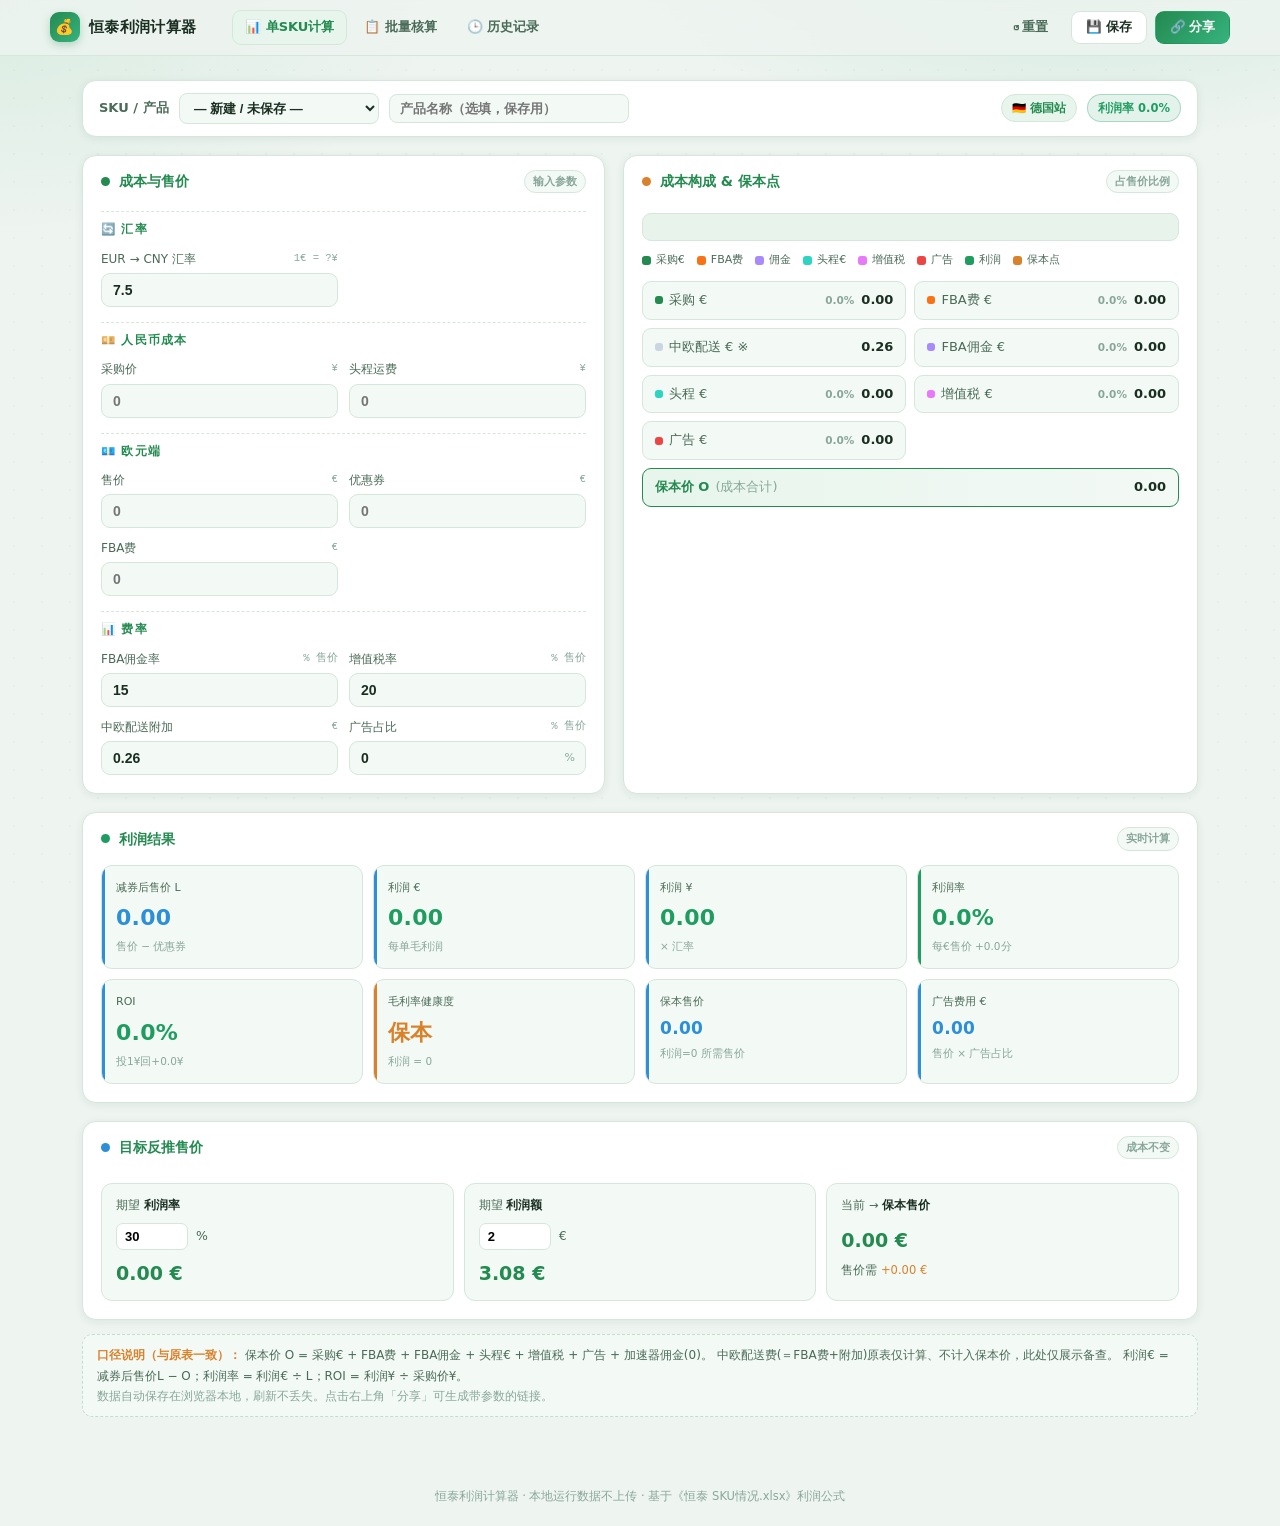
<file: profit/index.html>
<!DOCTYPE html>
<html lang="zh-CN">
<head>
<meta charset="UTF-8">
<meta name="viewport" content="width=device-width, initial-scale=1.0">
<title>恒泰利润计算器 · 德国站</title>
<link rel="icon" href="data:image/svg+xml,<svg xmlns='http://www.w3.org/2000/svg' viewBox='0 0 100 100'><text y='.9em' font-size='90'>💰</text></svg>">
<style>
  :root{
    --bg:#eef4f0; --panel:#ffffff; --panel2:#f3f9f5; --panel3:#e8f3ec;
    --line:#d4e7da; --line2:#c4ddcd;
    --txt:#1a2e22; --muted:#4a6b58; --faint:#88a79a;
    --accent:#238a50; --accent-light:#36b37e; --accent-soft:#e7f5ec;
    --pos:#1f9d60; --posbg:rgba(31,157,96,.12);
    --neg:#e0526a; --negbg:rgba(224,82,106,.12);
    --warn:#d9822b; --warnbg:rgba(217,130,43,.14);
    --info:#2d8fd8; --infobg:rgba(45,143,216,.10);
    --shadow:0 10px 32px rgba(30,80,55,.12);
    --shadow-sm:0 2px 8px rgba(30,80,55,.08);
    --r:14px;
  }
  *{box-sizing:border-box;margin:0;padding:0}
  html,body{height:100%}
  body{font-family:"Inter","Segoe UI","Microsoft YaHei",system-ui,sans-serif;
    color:var(--txt); background:var(--bg); line-height:1.6;
    background-image:
      radial-gradient(rgba(35,138,80,.05) 1px, transparent 1.5px),
      radial-gradient(900px 420px at 85% -10%, rgba(54,179,126,.22), transparent 55%),
      radial-gradient(800px 420px at 0% 0%, rgba(120,200,160,.18), transparent 55%);
    background-size:28px 28px, 100% 100%, 100% 100%;
    background-attachment: fixed;
    min-height:100vh;
  }

  /* NAV */
  nav{position:sticky; top:0; z-index:50; backdrop-filter:blur(12px);
    background:rgba(238,244,240,.85); border-bottom:1px solid var(--line);
    padding:10px clamp(16px,4vw,32px);}
  .nav-inner{max-width:1180px; margin:0 auto; display:flex; align-items:center; gap:16px;}
  .logo{display:flex; align-items:center; gap:9px; font-weight:800; font-size:15px; letter-spacing:.3px;}
  .logo .ic{width:30px;height:30px;border-radius:9px;
    background:linear-gradient(135deg,var(--accent),var(--accent-light));
    display:grid;place-items:center;color:#fff;font-size:15px;
    box-shadow:0 3px 8px rgba(35,138,80,.3);}
  .tabs{display:flex; gap:4px; margin-left:20px;}
  .tab{padding:6px 12px; border-radius:9px; font-size:13px; font-weight:600;
    color:var(--muted); cursor:pointer; border:1px solid transparent;
    display:flex; align-items:center; gap:6px; transition:.15s;}
  .tab:hover{color:var(--accent); background:var(--accent-soft);}
  .tab.active{color:var(--accent); background:var(--accent-soft); border-color:var(--line);}
  .nav-actions{margin-left:auto; display:flex; gap:8px; align-items:center;}
  .btn{padding:7px 14px; border-radius:9px; border:1px solid var(--line);
    background:#fff; color:var(--txt); font-size:12.5px; font-weight:600; cursor:pointer;
    display:inline-flex; align-items:center; gap:6px; transition:.15s;}
  .btn:hover{border-color:var(--accent); color:var(--accent); background:var(--accent-soft);}
  .btn.primary{background:linear-gradient(135deg,var(--accent),var(--accent-light)); color:#fff; border-color:transparent;}
  .btn.primary:hover{filter:brightness(1.07);}
  .btn.ghost{background:transparent; border-color:transparent; color:var(--muted);}
  .btn.ghost:hover{color:var(--accent); background:var(--accent-soft);}

  main{max-width:1180px; margin:0 auto; padding:24px clamp(16px,4vw,32px) 50px;}

  .page{display:none; animation:fadeIn .25s ease;}
  .page.active{display:block;}
  @keyframes fadeIn{from{opacity:0; transform:translateY(4px);}to{opacity:1;transform:none;}}

  /* SKU selector bar */
  .skubar{display:flex; align-items:center; gap:10px; margin-bottom:18px; flex-wrap:wrap;
    background:var(--panel); border:1px solid var(--line); border-radius:var(--r);
    padding:12px 16px; box-shadow:var(--shadow-sm);}
  .skubar label{font-size:13px; color:var(--muted); font-weight:600;}
  .skubar select{padding:6px 10px; border-radius:8px; border:1px solid var(--line);
    background:var(--panel2); color:var(--txt); font-size:13px; font-weight:600; min-width:200px;}
  .skubar .sp{flex:1}
  .chip{display:inline-flex; align-items:center; gap:5px; padding:4px 10px; border-radius:99px;
    font-size:11.5px; font-weight:600; background:var(--accent-soft); color:var(--accent);
    border:1px solid var(--line);}

  /* grid */
  .grid{display:grid; grid-template-columns:1fr 1.1fr; gap:18px;}
  @media(max-width:980px){.grid{grid-template-columns:1fr;}}
  .card{background:var(--panel); border:1px solid var(--line); border-radius:var(--r);
    box-shadow:var(--shadow-sm); overflow:hidden;}
  .card .ch{padding:14px 18px 0; display:flex; align-items:center; gap:9px;}
  .card .ch .dot{width:9px;height:9px;border-radius:50%;background:var(--accent);}
  .card .ch h3{font-size:14px; font-weight:700; color:var(--accent);}
  .card .ch .tag{font-size:11px; color:var(--faint); padding:2px 8px; border-radius:99px;
    background:var(--panel2); border:1px solid var(--line); margin-left:auto; font-weight:600;}
  .card .cb{padding:14px 18px 18px;}

  /* input grid */
  .ingrid{display:grid; grid-template-columns:1fr 1fr; gap:11px;}
  .f{position:relative;}
  .f .lab{font-size:12px; color:var(--muted); margin-bottom:4px; display:flex; justify-content:space-between;}
  .f .lab .u{color:var(--faint); font-size:10.5px; font-family:ui-monospace,Consolas,monospace;}
  .f input{width:100%; padding:8px 10px 8px 11px; border:1px solid var(--line); border-radius:9px;
    background:var(--panel2); color:var(--txt); font-size:14px; font-weight:600;
    font-variant-numeric:tabular-nums; transition:.15s;}
  .f.has-suffix input{padding-right:34px;}
  .f .suf{position:absolute; right:11px; bottom:8px; font-size:11px; color:var(--faint); pointer-events:none;}
  .f input:focus{outline:none; border-color:var(--accent); box-shadow:0 0 0 3px var(--accent-soft); background:#fff;}
  .sec-h{grid-column:1/-1; font-size:11.5px; color:var(--accent); font-weight:700;
    text-transform:uppercase; letter-spacing:1.2px; margin-top:4px; padding-top:8px; border-top:1px dashed var(--line);}

  /* stats */
  .stats{display:grid; grid-template-columns:repeat(4,1fr); gap:10px;}
  @media(max-width:640px){.stats{grid-template-columns:1fr 1fr;}}
  .st{position:relative; background:var(--panel2); border:1px solid var(--line);
    border-radius:11px; padding:13px 14px; overflow:hidden;}
  .st::before{content:""; position:absolute; left:0; top:0; bottom:0; width:3px;}
  .st.pos::before{background:var(--pos);}
  .st.neg::before{background:var(--neg);}
  .st.warn::before{background:var(--warn);}
  .st.info::before{background:var(--info);}
  .st .k{font-size:11px; color:var(--muted); display:flex; align-items:center; gap:5px;}
  .st .v{font-size:22px; font-weight:800; font-variant-numeric:tabular-nums; margin-top:4px; letter-spacing:.3px;}
  .st .v.pos{color:var(--pos);}
  .st .v.neg{color:var(--neg);}
  .st .v.warn{color:var(--warn);}
  .st .v.info{color:var(--info);}
  .st .p{font-size:10.5px; color:var(--faint); margin-top:3px;}

  /* stack bar */
  .stackwrap{margin:6px 0 12px;}
  .stack{position:relative; height:28px; border-radius:9px; overflow:hidden;
    background:var(--panel3); border:1px solid var(--line);}
  .stack .seg{height:100%; float:left; position:relative; transition:width .35s; cursor:help;}
  .stack .seg:hover{filter:brightness(1.1);}
  .legend{display:flex; gap:12px; flex-wrap:wrap; margin-top:10px; font-size:11px; color:var(--muted);}
  .legend span{display:inline-flex; align-items:center; gap:5px;}
  .legend .sw{width:9px;height:9px;border-radius:3px;}
  .be-mark{position:absolute; top:-4px; bottom:-4px; width:2px; background:var(--warn);
    box-shadow:0 0 8px rgba(217,130,43,.6); pointer-events:none; transition:left .35s; z-index:2;}
  .be-mark::before{content:"保本"; position:absolute; top:-18px; left:50%; transform:translateX(-50%);
    font-size:10px; color:var(--warn); font-weight:700; white-space:nowrap;}

  /* cost list */
  .costlist{display:grid; grid-template-columns:1fr 1fr; gap:8px; margin-top:6px;}
  @media(max-width:480px){.costlist{grid-template-columns:1fr;}}
  .cline{display:flex; justify-content:space-between; align-items:center; gap:8px;
    background:var(--panel2); border:1px solid var(--line); border-radius:9px; padding:8px 12px; font-size:13px;}
  .cline .nm{color:var(--muted); display:flex; align-items:center; gap:6px;}
  .cline .sw{width:8px;height:8px;border-radius:3px;flex:none;}
  .cline .vr{display:flex; align-items:baseline; gap:7px;}
  .cline .vr .pc{font-size:10.5px; color:var(--faint); font-weight:600;}
  .cline .vr .vl{font-weight:700; font-variant-numeric:tabular-nums;}
  .cline.be{grid-column:1/-1; border-color:var(--accent); background:linear-gradient(90deg,var(--accent-soft),var(--panel2));}
  .cline.be .nm{color:var(--accent); font-weight:700;}

  /* targets */
  .targets{display:grid; grid-template-columns:repeat(3,1fr); gap:10px; margin-top:10px;}
  @media(max-width:640px){.targets{grid-template-columns:1fr;}}
  .tgt{background:var(--panel2); border:1px solid var(--line); border-radius:11px; padding:12px 14px;}
  .tgt .k{font-size:11.5px; color:var(--muted); margin-bottom:8px;}
  .tgt .k b{color:var(--txt);}
  .tgt .row{display:flex; align-items:center; gap:8px; flex-wrap:wrap;}
  .tgt input{width:72px; padding:5px 8px; border-radius:7px; border:1px solid var(--line);
    background:#fff; font-size:13px; font-weight:600;}
  .tgt .out{font-size:19px; font-weight:800; color:var(--accent); font-variant-numeric:tabular-nums;}

  .note{margin-top:14px; font-size:12px; color:var(--muted); background:var(--panel2);
    border:1px dashed var(--line2); border-radius:10px; padding:10px 14px; line-height:1.7;}
  .note b{color:var(--warn);}

  /* --- Page 2: Batch --- */
  .batch-head{display:flex; align-items:center; gap:10px; margin-bottom:14px; flex-wrap:wrap;}
  .batch-head h2{font-size:20px; font-weight:800; color:var(--accent);}
  .batch-head .sub{font-size:12.5px; color:var(--muted);}
  .batch-head .sp{flex:1}

  textarea{width:100%; min-height:160px; padding:12px; border:1px solid var(--line);
    border-radius:10px; background:var(--panel2); color:var(--txt);
    font-family:ui-monospace,Consolas,monospace; font-size:12px; line-height:1.6; resize:vertical;}
  textarea:focus{outline:none; border-color:var(--accent); background:#fff; box-shadow:0 0 0 3px var(--accent-soft);}
  .pastehint{font-size:12px; color:var(--muted); margin:8px 0 4px;}
  .pastehint code{background:var(--panel3); padding:1px 6px; border-radius:4px; font-size:11px;}

  .batch-table{width:100%; border-collapse:separate; border-spacing:0;
    border:1px solid var(--line); border-radius:10px; overflow:hidden;
    font-size:12.5px; margin-top:14px;}
  .batch-table th{background:linear-gradient(180deg,var(--accent),var(--accent-light));
    color:#fff; padding:9px 12px; text-align:left; font-weight:600; font-size:12px;
    position:sticky; top:52px; z-index:5;}
  .batch-table td{padding:8px 12px; border-bottom:1px solid var(--line); font-variant-numeric:tabular-nums;}
  .batch-table tr:last-child td{border-bottom:none;}
  .batch-table tr:nth-child(even) td{background:var(--panel2);}
  .batch-table tr:hover td{background:var(--accent-soft);}
  .batch-table .pos{color:var(--pos); font-weight:700;}
  .batch-table .neg{color:var(--neg); font-weight:700;}
  .batch-table .sku-col{font-weight:700; color:var(--accent);}

  .batch-summary{display:grid; grid-template-columns:repeat(4,1fr); gap:10px; margin-top:14px;}
  @media(max-width:640px){.batch-summary{grid-template-columns:1fr 1fr;}}
  .bs{background:var(--panel); border:1px solid var(--line); border-radius:10px; padding:12px 14px;}
  .bs .k{font-size:11px; color:var(--muted);}
  .bs .v{font-size:20px; font-weight:800; margin-top:3px;}

  /* --- Page 3: History --- */
  .history-list{display:grid; gap:10px;}
  .hist-item{display:grid; grid-template-columns:1fr auto auto; gap:14px; align-items:center;
    background:var(--panel); border:1px solid var(--line); border-radius:10px; padding:12px 16px;
    transition:.15s; cursor:pointer;}
  .hist-item:hover{border-color:var(--accent); box-shadow:var(--shadow-sm);}
  .hist-item .meta{display:flex; gap:12px; align-items:center; flex-wrap:wrap;}
  .hist-item .name{font-weight:700; color:var(--txt); font-size:14px;}
  .hist-item .date{font-size:11.5px; color:var(--faint);}
  .hist-item .stats-mini{display:flex; gap:14px;}
  .hist-item .sm{text-align:center;}
  .hist-item .sm .v{font-size:15px; font-weight:800;}
  .hist-item .sm .k{font-size:10.5px; color:var(--faint);}
  .hist-item .del{opacity:0; color:var(--neg); background:var(--negbg); border:1px solid rgba(224,82,106,.3);
    padding:4px 10px; border-radius:7px; font-size:11.5px; font-weight:600; cursor:pointer; transition:.15s;}
  .hist-item:hover .del{opacity:1;}
  .empty{text-align:center; padding:40px 20px; color:var(--faint); font-size:13px;}
  .empty .ico{font-size:36px; margin-bottom:8px;}

  footer{text-align:center; padding:20px; color:var(--faint); font-size:11.5px;}

  /* toast */
  .toast{position:fixed; bottom:24px; left:50%; transform:translateX(-50%) translateY(20px);
    background:var(--txt); color:#fff; padding:10px 20px; border-radius:10px; font-size:13px;
    font-weight:600; opacity:0; pointer-events:none; transition:.25s; z-index:100;
    box-shadow:0 10px 30px rgba(0,0,0,.2);}
  .toast.show{opacity:1; transform:translateX(-50%) translateY(0);}

  @media print{body{background:#fff;} nav,.tabs,.nav-actions,.page:not(.active){display:none;} main{padding:0;}}
</style>
</head>
<body>

<nav>
  <div class="nav-inner">
    <div class="logo"><div class="ic">💰</div> 恒泰利润计算器</div>
    <div class="tabs">
      <div class="tab active" data-tab="calc">📊 单SKU计算</div>
      <div class="tab" data-tab="batch">📋 批量核算</div>
      <div class="tab" data-tab="history">🕒 历史记录</div>
    </div>
    <div class="nav-actions">
      <button class="btn ghost" onclick="resetForm()">↺ 重置</button>
      <button class="btn" onclick="saveCurrent()">💾 保存</button>
      <button class="btn primary" onclick="shareLink()">🔗 分享</button>
    </div>
  </div>
</nav>

<main>

  <!-- ============ PAGE 1: CALC ============ -->
  <section class="page active" id="page-calc">
    <div class="skubar">
      <label>SKU / 产品</label>
      <select id="skuSelect" onchange="loadSKU(this.value)">
        <option value="">— 新建 / 未保存 —</option>
      </select>
      <input type="text" id="skuName" placeholder="产品名称（选填，保存用）"
        style="padding:6px 10px;border-radius:8px;border:1px solid var(--line);background:var(--panel2);font-size:13px;font-weight:600;width:240px;">
      <span class="sp"></span>
      <span class="chip">🇩🇪 德国站</span>
      <span class="chip" id="healthChip">利润率 --</span>
    </div>

    <div class="grid">
      <!-- 输入 -->
      <div class="card">
        <div class="ch"><span class="dot"></span><h3>成本与售价</h3><span class="tag">输入参数</span></div>
        <div class="cb">
          <div class="ingrid">
            <div class="sec-h">🔄 汇率</div>
            <div class="f"><div class="lab">EUR → CNY 汇率 <span class="u">1€ = ?¥</span></div>
              <input type="number" id="rate" value="7.5" step="0.001"></div>

            <div class="sec-h">💴 人民币成本</div>
            <div class="f"><div class="lab">采购价 <span class="u">¥</span></div>
              <input type="number" id="ecny" placeholder="0"></div>
            <div class="f"><div class="lab">头程运费 <span class="u">¥</span></div>
              <input type="number" id="mcny" placeholder="0"></div>

            <div class="sec-h">💶 欧元端</div>
            <div class="f"><div class="lab">售价 <span class="u">€</span></div>
              <input type="number" id="jprice" placeholder="0"></div>
            <div class="f"><div class="lab">优惠券 <span class="u">€</span></div>
              <input type="number" id="kcoupon" placeholder="0"></div>
            <div class="f"><div class="lab">FBA费 <span class="u">€</span></div>
              <input type="number" id="gfba" placeholder="0"></div>

            <div class="sec-h">📊 费率</div>
            <div class="f"><div class="lab">FBA佣金率 <span class="u">% 售价</span></div>
              <input type="number" id="icom" value="15"></div>
            <div class="f"><div class="lab">增值税率 <span class="u">% 售价</span></div>
              <input type="number" id="svat" value="20"></div>
            <div class="f"><div class="lab">中欧配送附加 <span class="u">€</span></div>
              <input type="number" id="hoffset" value="0.26" step="0.01"></div>
            <div class="f has-suffix"><div class="lab">广告占比 <span class="u">% 售价</span></div>
              <input type="number" id="adspct" value="0" step="0.5"><span class="suf">%</span></div>
          </div>
        </div>
      </div>

      <!-- 成本构成 -->
      <div class="card">
        <div class="ch"><span class="dot" style="background:var(--warn)"></span><h3>成本构成 &amp; 保本点</h3><span class="tag">占售价比例</span></div>
        <div class="cb">
          <div class="stackwrap">
            <div class="stack">
              <div id="stackbar" style="position:relative;height:100%;"></div>
              <div class="be-mark" id="beMark"></div>
            </div>
            <div class="legend">
              <span><span class="sw" style="background:var(--accent)"></span>采购€</span>
              <span><span class="sw" style="background:#f97316"></span>FBA费</span>
              <span><span class="sw" style="background:#a78bfa"></span>佣金</span>
              <span><span class="sw" style="background:#2dd4bf"></span>头程€</span>
              <span><span class="sw" style="background:#e879f9"></span>增值税</span>
              <span><span class="sw" style="background:#ef4444"></span>广告</span>
              <span><span class="sw" style="background:var(--pos)"></span>利润</span>
              <span><span class="sw" style="background:var(--warn)"></span>保本点</span>
            </div>
          </div>

          <div class="costlist" id="costList">
            <!-- filled by JS -->
          </div>
        </div>
      </div>
    </div>

    <!-- 结果 -->
    <div class="card" style="margin-top:18px;">
      <div class="ch"><span class="dot" style="background:var(--pos)"></span><h3>利润结果</h3><span class="tag">实时计算</span></div>
      <div class="cb">
        <div class="stats">
          <div class="st info"><div class="k">减券后售价 L</div>
            <div class="v info" id="rL">—</div><div class="p">售价 − 优惠券</div></div>
          <div class="st pos"><div class="k">利润 €</div>
            <div class="v" id="rPE">—</div><div class="p" id="pPE">每单毛利润</div></div>
          <div class="st pos"><div class="k">利润 ¥</div>
            <div class="v" id="rPC">—</div><div class="p" id="pPC">× 汇率</div></div>
          <div class="st pos"><div class="k">利润率</div>
            <div class="v" id="rMargin">—</div><div class="p" id="pMargin">利润 ÷ 售价</div></div>
        </div>
        <div class="stats" style="margin-top:10px;">
          <div class="st pos"><div class="k">ROI</div>
            <div class="v" id="rROI">—</div><div class="p" id="pROI">利润¥ ÷ 采购¥</div></div>
          <div class="st warn"><div class="k">毛利率健康度</div>
            <div class="v warn" id="rHealth">—</div><div class="p" id="pHealth"></div></div>
          <div class="st info"><div class="k">保本售价</div>
            <div class="v info" id="rBreak" style="font-size:17px">—</div><div class="p">利润=0 所需售价</div></div>
          <div class="st info"><div class="k">广告费用 €</div>
            <div class="v info" id="rAds" style="font-size:17px">—</div><div class="p">售价 × 广告占比</div></div>
        </div>
      </div>
    </div>

    <!-- 目标反推 -->
    <div class="card" style="margin-top:18px;">
      <div class="ch"><span class="dot" style="background:var(--info)"></span><h3>目标反推售价</h3><span class="tag">成本不变</span></div>
      <div class="cb">
        <div class="targets">
          <div class="tgt">
            <div class="k">期望 <b>利润率</b></div>
            <div class="row"><input type="number" id="tMargin" value="30" step="0.5">
              <span style="font-size:12.5px;color:var(--muted)">%</span></div>
            <div style="margin-top:8px" class="out"><span id="tMarginPrice">—</span> €</div>
          </div>
          <div class="tgt">
            <div class="k">期望 <b>利润额</b></div>
            <div class="row"><input type="number" id="tProfit" value="2" step="0.1">
              <span style="font-size:12.5px;color:var(--muted)">€</span></div>
            <div style="margin-top:8px" class="out"><span id="tProfitPrice">—</span> €</div>
          </div>
          <div class="tgt">
            <div class="k">当前 → <b>保本售价</b></div>
            <div style="margin-top:10px" class="out"><span id="tBreak">—</span> €</div>
            <div class="k" style="margin-top:6px">售价需 <span style="color:var(--warn)" id="tGap">—</span></div>
          </div>
        </div>
      </div>
    </div>

    <div class="note">
      <b>口径说明（与原表一致）：</b>
      保本价 O = 采购€ + FBA费 + FBA佣金 + 头程€ + 增值税 + 广告 + 加速器佣金(0)。
      中欧配送费(＝FBA费+附加)原表仅计算、不计入保本价，此处仅展示备查。
      利润€ = 减券后售价L − O；利润率 = 利润€ ÷ L；ROI = 利润¥ ÷ 采购价¥。
      <br><span style="color:var(--faint)">数据自动保存在浏览器本地，刷新不丢失。点击右上角「分享」可生成带参数的链接。</span>
    </div>
  </section>

  <!-- ============ PAGE 2: BATCH ============ -->
  <section class="page" id="page-batch">
    <div class="batch-head">
      <h2>📋 批量利润核算</h2>
      <span class="sub">粘贴多行 SKU 数据，一键批量计算利润</span>
      <span class="sp"></span>
      <button class="btn" onclick="loadFromHistory()">📂 从历史导入</button>
      <button class="btn primary" onclick="runBatch()">▶ 开始计算</button>
    </div>

    <div class="card">
      <div class="ch"><span class="dot"></span><h3>输入数据</h3><span class="tag">CSV / TSV 格式</span></div>
      <div class="cb">
        <p class="pastehint">
          每行一个 SKU，列顺序：<code>SKU名称</code> <code>采购价¥</code> <code>售价€</code> <code>FBA费€</code> <code>头程¥</code> <code>优惠券€</code>
          <br>空格、Tab、逗号都可以分隔。也可以直接从 Excel 复制粘贴。
        </p>
        <textarea id="batchInput" placeholder="示例：
GW-GP270069  51.05  10.99  3.16  9.4  0
GW-GP270167  12.80  17.49  3.85  6.2  1
马赛克石A     13.00  18.99  3.85  0.9  0"></textarea>
        <div style="display:flex; gap:8px; margin-top:10px; flex-wrap:wrap;">
          <span style="font-size:12px; color:var(--muted);">默认参数：</span>
          <span style="font-size:12px;">汇率 <b id="brRateDisp">7.5</b></span>
          <span style="font-size:12px;">佣金 <b id="brComDisp">15</b>%</span>
          <span style="font-size:12px;">增值税 <b id="brVatDisp">20</b>%</span>
          <span style="font-size:12px;">广告 <b id="brAdsDisp">0</b>%</span>
          <span class="sp" style="flex:1"></span>
          <button class="btn ghost" onclick="clearBatch()">清空</button>
        </div>
      </div>
    </div>

    <div id="batchResult" style="display:none;">
      <div class="batch-summary">
        <div class="bs"><div class="k">SKU 总数</div><div class="v" id="bsCount" style="color:var(--info)">—</div></div>
        <div class="bs"><div class="k">盈利 SKU</div><div class="v pos" id="bsPos" style="color:var(--pos)">—</div></div>
        <div class="bs"><div class="k">亏损 SKU</div><div class="v neg" id="bsNeg" style="color:var(--neg)">—</div></div>
        <div class="bs"><div class="k">平均利润率</div><div class="v" id="bsAvg">—</div></div>
      </div>

      <div class="card" style="margin-top:14px; max-height:500px; overflow-y:auto;">
        <table class="batch-table">
          <thead>
            <tr>
              <th style="width:20%">SKU</th>
              <th>采购¥</th>
              <th>售价€</th>
              <th>FBA€</th>
              <th>保本€</th>
              <th>利润€</th>
              <th>利润¥</th>
              <th>利润率</th>
              <th>ROI</th>
            </tr>
          </thead>
          <tbody id="batchBody"></tbody>
        </table>
      </div>
    </div>
  </section>

  <!-- ============ PAGE 3: HISTORY ============ -->
  <section class="page" id="page-history">
    <div class="batch-head">
      <h2>🕒 历史记录</h2>
      <span class="sub">保存在本地浏览器的数据</span>
      <span class="sp"></span>
      <button class="btn" onclick="exportAll()">📤 导出 JSON</button>
      <button class="btn" onclick="importAll()">📥 导入</button>
      <button class="btn ghost" onclick="clearAll()">🗑 清空全部</button>
    </div>
    <div class="history-list" id="historyList">
      <div class="empty">
        <div class="ico">📭</div>
        暂无保存的记录<br>
        <span style="font-size:12px">在单SKU计算页点击「保存」，记录就会出现在这里</span>
      </div>
    </div>
  </section>

</main>

<footer>恒泰利润计算器 · 本地运行数据不上传 · 基于《恒泰 SKU情况.xlsx》利润公式</footer>

<div class="toast" id="toast"></div>

<script>
  // ============ 工具函数 ============
  const $ = id => document.getElementById(id);
  const num = v => { const n=parseFloat(v); return isFinite(n)?n:0; };
  const fmt = (v,d=2) => { const n=Number(v); return isFinite(n)?n.toLocaleString('zh-CN',{minimumFractionDigits:d,maximumFractionDigits:d}):'—'; };
  const pct = v => { const n=Number(v); return isFinite(n)?(n*100).toFixed(1)+'%':'—'; };
  const toast = (msg) => { const t=$('toast'); t.textContent=msg; t.classList.add('show');
    clearTimeout(toast._t); toast._t=setTimeout(()=>t.classList.remove('show'),2000); };

  // ============ Tab 切换 ============
  document.querySelectorAll('.tab').forEach(t => {
    t.addEventListener('click', () => {
      document.querySelectorAll('.tab').forEach(x=>x.classList.remove('active'));
      document.querySelectorAll('.page').forEach(x=>x.classList.remove('active'));
      t.classList.add('active');
      $('page-'+t.dataset.tab).classList.add('active');
      if(t.dataset.tab==='history') renderHistory();
    });
  });

  // ============ 核心计算 ============
  const SEG_DEFS = [
    {key:'purchase', name:'采购€',   color:'var(--accent)',   id:'cPurchase'},
    {key:'fba',      name:'FBA费€',   color:'#f97316',          id:'cFba'},
    {key:'com',      name:'佣金€',    color:'#a78bfa',          id:'cCom'},
    {key:'head',     name:'头程€',    color:'#2dd4bf',          id:'cHead'},
    {key:'vat',      name:'增值税€',  color:'#e879f9',          id:'cVat'},
    {key:'ads',      name:'广告€',    color:'#ef4444',          id:'cAds'},
    {key:'profit',   name:'利润€',    color:'var(--pos)',      id:'cProfit'},
  ];

  function calc(rate, ecny, jprice, kcoupon, gfba, mcny, comRate, vatRate, adspct){
    const L = jprice - kcoupon;
    const F = ecny / rate;
    const H = gfba + 0.26; // 中欧配送，仅展示
    const I = L * comRate / 100;
    const N = mcny / rate;
    const S = L * vatRate / 100;
    const A = L * adspct / 100;
    const U = 0;
    const O = F + gfba + I + N + S + A + U; // 保本价
    const P = L - O;
    const Q = P * rate;
    const R = L !== 0 ? P / L : 0;
    const ROI = ecny !== 0 ? Q / ecny : 0;
    return {L,F,H,I,N,S,A,O,P,Q,R,ROI};
  }

  function getInputs(){
    return {
      rate: num($('rate').value),
      ecny: num($('ecny').value),
      jprice: num($('jprice').value),
      kcoupon: num($('kcoupon').value),
      gfba: num($('gfba').value),
      mcny: num($('mcny').value),
      comRate: num($('icom').value),
      vatRate: num($('svat').value),
      hoffset: num($('hoffset').value),
      adspct: num($('adspct').value),
    };
  }

  function render(){
    const inp = getInputs();
    const c = calc(inp.rate, inp.ecny, inp.jprice, inp.kcoupon, inp.gfba, inp.mcny, inp.comRate, inp.vatRate, inp.adspct);

    // 售价
    $('rL').textContent = fmt(c.L);

    // 利润结果
    const pe = $('rPE'); pe.textContent = fmt(c.P); pe.className = 'v '+(c.P>=0?'pos':'neg');
    const ppe = pe.parentElement; ppe.className = 'st '+(c.P>0?'pos':(c.P<0?'neg':'info'));
    $('pPE').textContent = '每单毛利润';

    const pc = $('rPC'); pc.textContent = fmt(c.Q); pc.className = 'v '+(c.Q>=0?'pos':'neg');
    const ppc = pc.parentElement; ppc.className = 'st '+(c.Q>0?'pos':(c.Q<0?'neg':'info'));

    const pm = $('rMargin'); pm.textContent = pct(c.R); pm.className = 'v '+(c.R>=0?'pos':'neg');
    $('pMargin').textContent = '每€售价 '+(c.R>=0?'+':' ')+(c.R*100).toFixed(1)+'分';

    const proi = $('rROI'); proi.textContent = pct(c.ROI); proi.className = 'v '+(c.ROI>=0?'pos':'neg');
    const proiPar = proi.parentElement; proiPar.className = 'st '+(c.ROI>0?'pos':(c.ROI<0?'neg':'info'));
    $('pROI').textContent = '投1¥回'+(c.ROI>=0?'+':'')+(c.ROI*100).toFixed(1)+'¥';

    // 健康度
    const h = $('rHealth'), hp = $('pHealth');
    if(c.R >= 0.25){ h.textContent='优秀'; h.className='v pos'; hp.textContent='利润率 ≥ 25%'; h.parentElement.className='st pos';}
    else if(c.R >= 0.15){ h.textContent='良好'; h.className='v pos'; hp.textContent='利润率 ≥ 15%'; h.parentElement.className='st pos';}
    else if(c.R > 0){ h.textContent='及格'; h.className='v warn'; hp.textContent='利润为正但偏低'; h.parentElement.className='st warn';}
    else if(c.R === 0){ h.textContent='保本'; h.className='v warn'; hp.textContent='利润 = 0'; h.parentElement.className='st warn';}
    else { h.textContent='亏损'; h.className='v neg'; hp.textContent='利润率 < 0'; h.parentElement.className='st neg';}

    // 健康度 chip
    const hc = $('healthChip');
    hc.textContent = '利润率 ' + pct(c.R);
    hc.style.background = c.R>=0 ? 'var(--posbg)' : 'var(--negbg)';
    hc.style.color = c.R>=0 ? 'var(--pos)' : 'var(--neg)';
    hc.style.borderColor = c.R>=0 ? 'rgba(31,157,96,.3)' : 'rgba(224,82,106,.3)';

    // 保本售价
    const denom = 1 - inp.comRate/100 - inp.vatRate/100 - inp.adspct/100;
    const fixed = c.F + inp.gfba + c.N;
    const breakPrice = denom > 0 ? fixed / denom : null;
    $('rBreak').textContent = breakPrice==null?'—':fmt(breakPrice);
    $('tBreak').textContent = breakPrice==null?'—':fmt(breakPrice);
    $('tGap').textContent = breakPrice==null?'—':(breakPrice-inp.jprice>=0?'+':'')+fmt(breakPrice-inp.jprice)+' €';

    // 广告
    $('rAds').textContent = fmt(c.A);

    // 成本列表
    const items = [
      {key:'purchase', color:'var(--accent)', nm:'采购 €', v:c.F, pc:c.L>0?c.F/c.L:0},
      {key:'fba', color:'#f97316', nm:'FBA费 €', v:inp.gfba, pc:c.L>0?inp.gfba/c.L:0},
      {key:'ship', color:'#94a3b8', nm:'中欧配送 € ※', v:c.H, pc:null, faint:true},
      {key:'com', color:'#a78bfa', nm:'FBA佣金 €', v:c.I, pc:c.L>0?c.I/c.L:0},
      {key:'head', color:'#2dd4bf', nm:'头程 €', v:c.N, pc:c.L>0?c.N/c.L:0},
      {key:'vat', color:'#e879f9', nm:'增值税 €', v:c.S, pc:c.L>0?c.S/c.L:0},
      {key:'ads', color:'#ef4444', nm:'广告 €', v:c.A, pc:c.L>0?c.A/c.L:0},
    ];
    const cl = $('costList');
    cl.innerHTML = '';
    items.forEach(it => {
      const d = document.createElement('div');
      d.className = 'cline' + (it.faint?'':(it.be?' be':''));
      d.innerHTML = `<span class="nm"><span class="sw" style="background:${it.faint?'#cbd5e1':it.color}"></span>${it.nm}</span>
        <span class="vr"><span class="pc">${it.pc!=null?pct(it.pc):''}</span><span class="vl">${fmt(it.v)}</span></span>`;
      cl.appendChild(d);
    });
    // 保本行
    const be = document.createElement('div');
    be.className = 'cline be';
    be.innerHTML = `<span class="nm">保本价 O <span style="font-weight:500;color:var(--faint)">(成本合计)</span></span>
      <span class="vr"><span class="pc">${c.L>0?pct(c.O/c.L):''}</span><span class="vl">${fmt(c.O)}</span></span>`;
    cl.appendChild(be);

    // 堆叠条
    const bar = $('stackbar');
    bar.innerHTML = '';
    const segs = [
      {v:c.F, color:'var(--accent)', name:'采购'},
      {v:inp.gfba, color:'#f97316', name:'FBA'},
      {v:c.I, color:'#a78bfa', name:'佣金'},
      {v:c.N, color:'#2dd4bf', name:'头程'},
      {v:c.S, color:'#e879f9', name:'增值税'},
      {v:c.A, color:'#ef4444', name:'广告'},
    ];
    const costTotal = segs.reduce((s,x)=>s+x.v, 0);
    const total = Math.max(c.L, costTotal);
    if(total > 0){
      segs.forEach(sg => {
        const w = Math.max(sg.v/total*100, 0.3);
        const seg = document.createElement('div');
        seg.className = 'seg';
        seg.style.width = w+'%';
        seg.style.background = sg.color;
        seg.title = sg.name+': '+fmt(sg.v)+' € ('+pct(sg.v/total)+')';
        bar.appendChild(seg);
      });
      // 利润段
      if(c.P > 0){
        const seg = document.createElement('div');
        seg.className = 'seg';
        seg.style.width = (c.P/total*100)+'%';
        seg.style.background = 'var(--pos)';
        seg.title = '利润: '+fmt(c.P)+' €';
        bar.appendChild(seg);
      }
    }
    // 保本线
    const mark = $('beMark');
    if(c.L > 0){
      const p = Math.min(costTotal/c.L*100, 100);
      mark.style.left = p+'%';
      mark.style.display = 'block';
    } else {
      mark.style.display = 'none';
    }

    // 目标反推
    const tMargin = num($('tMargin').value)/100;
    const tProfit = num($('tProfit').value);
    const d1 = 1 - inp.comRate/100 - inp.vatRate/100 - inp.adspct/100 - tMargin;
    const pMargin = d1 > 0 ? fixed/d1 : null;
    $('tMarginPrice').textContent = pMargin==null?'—':fmt(pMargin);
    const d2 = 1 - inp.comRate/100 - inp.vatRate/100 - inp.adspct/100;
    const pProfit = d2 > 0 ? (fixed+tProfit)/d2 : null;
    $('tProfitPrice').textContent = pProfit==null?'—':fmt(pProfit);

    // 自动保存
    autoSave();
  }

  // ============ 本地存储 ============
  const LS_KEY = 'ht_profit_calc_v1';
  const LS_HIST = 'ht_profit_history_v1';

  function autoSave(){
    const inp = getInputs();
    inp.name = $('skuName').value;
    localStorage.setItem(LS_KEY, JSON.stringify(inp));
  }
  function autoLoad(){
    try{
      const d = JSON.parse(localStorage.getItem(LS_KEY)||'{}');
      if(!d) return;
      if(d.rate!=null) $('rate').value = d.rate;
      if(d.ecny!=null) $('ecny').value = d.ecny;
      if(d.jprice!=null) $('jprice').value = d.jprice;
      if(d.kcoupon!=null) $('kcoupon').value = d.kcoupon;
      if(d.gfba!=null) $('gfba').value = d.gfba;
      if(d.mcny!=null) $('mcny').value = d.mcny;
      if(d.comRate!=null) $('icom').value = d.comRate;
      if(d.vatRate!=null) $('svat').value = d.vatRate;
      if(d.hoffset!=null) $('hoffset').value = d.hoffset;
      if(d.adspct!=null) $('adspct').value = d.adspct;
      if(d.name!=null) $('skuName').value = d.name;
    }catch(e){}
  }

  function getHistory(){
    try{ return JSON.parse(localStorage.getItem(LS_HIST)||'[]'); }catch(e){ return []; }
  }
  function setHistory(arr){
    localStorage.setItem(LS_HIST, JSON.stringify(arr));
    refreshSkuSelect();
  }
  function refreshSkuSelect(){
    const sel = $('skuSelect');
    const cur = sel.value;
    sel.innerHTML = '<option value="">— 新建 / 未保存 —</option>';
    getHistory().forEach((h,i) => {
      const opt = document.createElement('option');
      opt.value = i;
      opt.textContent = (h.name||'未命名') + '  ·  ' + (h.jprice||0) + '€';
      sel.appendChild(opt);
    });
    sel.value = cur;
  }
  function loadSKU(idx){
    if(!idx && idx!==0) return;
    const h = getHistory()[idx];
    if(!h) return;
    $('rate').value = h.rate ?? 7.5;
    $('ecny').value = h.ecny ?? '';
    $('jprice').value = h.jprice ?? '';
    $('kcoupon').value = h.kcoupon ?? '';
    $('gfba').value = h.gfba ?? '';
    $('mcny').value = h.mcny ?? '';
    $('icom').value = h.comRate ?? 15;
    $('svat').value = h.vatRate ?? 20;
    $('hoffset').value = h.hoffset ?? 0.26;
    $('adspct').value = h.adspct ?? 0;
    $('skuName').value = h.name ?? '';
    render();
    toast('已加载: '+(h.name||'未命名'));
  }

  function saveCurrent(){
    const inp = getInputs();
    inp.name = $('skuName').value.trim() || ('SKU '+new Date().toLocaleDateString('zh-CN'));
    inp.time = Date.now();
    const hist = getHistory();
    // 同名则覆盖
    const existIdx = hist.findIndex(h => h.name === inp.name);
    if(existIdx >= 0){
      hist[existIdx] = inp;
      toast('已更新: '+inp.name);
    } else {
      hist.unshift(inp);
      toast('已保存: '+inp.name);
    }
    setHistory(hist);
  }

  function resetForm(){
    if(!confirm('确定重置所有输入吗？')) return;
    ['ecny','jprice','kcoupon','gfba','mcny'].forEach(id=>$(id).value='');
    $('rate').value = 7.5;
    $('icom').value = 15;
    $('svat').value = 20;
    $('hoffset').value = 0.26;
    $('adspct').value = 0;
    $('skuName').value = '';
    $('skuSelect').value = '';
    render();
    toast('已重置');
  }

  // ============ 分享链接 ============
  function shareLink(){
    const inp = getInputs();
    const params = new URLSearchParams();
    Object.entries(inp).forEach(([k,v])=>{ if(v) params.set(k, v); });
    if($('skuName').value) params.set('name', $('skuName').value);
    const url = location.origin + location.pathname + '#' + params.toString();
    // 复制
    navigator.clipboard.writeText(url).then(()=>{
      toast('链接已复制到剪贴板');
    }).catch(()=>{
      prompt('复制下面的链接分享：', url);
    });
  }
  function loadFromHash(){
    if(!location.hash) return;
    const params = new URLSearchParams(location.hash.slice(1));
    const map = {rate:'rate', ecny:'ecny', jprice:'jprice', kcoupon:'kcoupon',
      gfba:'gfba', mcny:'mcny', comRate:'icom', vatRate:'svat', hoffset:'hoffset', adspct:'adspct', name:'skuName'};
    let hasAny = false;
    Object.entries(map).forEach(([k,id]) => {
      if(params.has(k)){ $(id).value = params.get(k); hasAny = true; }
    });
    if(hasAny) toast('已从链接加载参数');
  }

  // ============ 批量计算 ============
  function runBatch(){
    const txt = $('batchInput').value.trim();
    if(!txt){ toast('请先输入数据'); return; }
    const rate = num($('rate').value);
    const comRate = num($('icom').value);
    const vatRate = num($('svat').value);
    const adspct = num($('adspct').value);

    const rows = txt.split(/\r?\n/).filter(l=>l.trim());
    const data = [];
    rows.forEach(line => {
      const parts = line.trim().split(/[\s,;\t]+/).filter(x=>x!=='');
      if(parts.length < 3) return;
      const name = parts[0];
      const ecny = parseFloat(parts[1])||0;
      const jprice = parseFloat(parts[2])||0;
      const gfba = parseFloat(parts[3])||0;
      const mcny = parseFloat(parts[4])||0;
      const kcoupon = parseFloat(parts[5])||0;
      const c = calc(rate, ecny, jprice, kcoupon, gfba, mcny, comRate, vatRate, adspct);
      data.push({name, ecny, jprice, gfba, ...c});
    });

    if(data.length === 0){ toast('未解析到有效数据'); return; }

    // 渲染表格
    const tbody = $('batchBody');
    tbody.innerHTML = '';
    let posCount=0, negCount=0, sumMargin=0;
    data.forEach(d => {
      if(d.R >= 0) posCount++; else negCount++;
      sumMargin += d.R;
      const tr = document.createElement('tr');
      tr.innerHTML = `
        <td class="sku-col">${d.name}</td>
        <td>${fmt(d.ecny)}</td>
        <td>${fmt(d.jprice)}</td>
        <td>${fmt(d.gfba)}</td>
        <td>${fmt(d.O)}</td>
        <td class="${d.P>=0?'pos':'neg'}">${fmt(d.P)}</td>
        <td class="${d.Q>=0?'pos':'neg'}">${fmt(d.Q)}</td>
        <td class="${d.R>=0?'pos':'neg'}">${pct(d.R)}</td>
        <td class="${d.ROI>=0?'pos':'neg'}">${pct(d.ROI)}</td>`;
      tbody.appendChild(tr);
    });

    $('bsCount').textContent = data.length;
    $('bsPos').textContent = posCount;
    $('bsNeg').textContent = negCount;
    const avgM = sumMargin/data.length;
    const avgEl = $('bsAvg');
    avgEl.textContent = pct(avgM);
    avgEl.style.color = avgM>=0 ? 'var(--pos)' : 'var(--neg)';

    $('batchResult').style.display = 'block';
    toast('计算完成：'+data.length+' 个 SKU');
  }

  function clearBatch(){
    $('batchInput').value = '';
    $('batchResult').style.display = 'none';
  }

  function loadFromHistory(){
    const hist = getHistory();
    if(!hist.length){ toast('暂无历史记录'); return; }
    const lines = hist.map(h => [
      h.name||'SKU', h.ecny||0, h.jprice||0, h.gfba||0, h.mcny||0, h.kcoupon||0
    ].join('\t'));
    $('batchInput').value = lines.join('\n');
    toast('已导入 '+hist.length+' 条历史记录');
    document.querySelector('.tab[data-tab="batch"]').click();
  }

  // ============ 历史记录页 ============
  function renderHistory(){
    const list = $('historyList');
    const hist = getHistory();
    if(!hist.length){
      list.innerHTML = `<div class="empty"><div class="ico">📭</div>暂无保存的记录<br>
        <span style="font-size:12px">在单SKU计算页点击「💾 保存」，记录就会出现在这里</span></div>`;
      return;
    }
    list.innerHTML = '';
    hist.forEach((h,i) => {
      const c = calc(h.rate||7.5, h.ecny||0, h.jprice||0, h.kcoupon||0, h.gfba||0, h.mcny||0, h.comRate||15, h.vatRate||20, h.adspct||0);
      const item = document.createElement('div');
      item.className = 'hist-item';
      item.innerHTML = `
        <div>
          <div class="name">${h.name||'未命名'}</div>
          <div class="date">${new Date(h.time||Date.now()).toLocaleString('zh-CN')} · 售价 ${fmt(h.jprice||0)}€</div>
        </div>
        <div class="stats-mini">
          <div class="sm"><div class="v ${c.R>=0?'pos':'neg'}" style="color:${c.R>=0?'var(--pos)':'var(--neg)'}">${pct(c.R)}</div><div class="k">利润率</div></div>
          <div class="sm"><div class="v info" style="color:var(--info)">${fmt(c.P)}€</div><div class="k">利润</div></div>
          <div class="sm"><div class="v warn" style="color:var(--warn)">${fmt(c.O)}€</div><div class="k">保本</div></div>
        </div>
        <button class="del" onclick="event.stopPropagation(); delHist(${i})">删除</button>`;
      item.addEventListener('click', () => {
        document.querySelector('.tab[data-tab="calc"]').click();
        loadSKU(i);
      });
      list.appendChild(item);
    });
  }
  function delHist(i){
    if(!confirm('确定删除这条记录吗？')) return;
    const h = getHistory();
    h.splice(i,1);
    setHistory(h);
    renderHistory();
    toast('已删除');
  }
  function clearAll(){
    if(!confirm('确定清空全部历史记录吗？此操作不可恢复。')) return;
    setHistory([]);
    renderHistory();
    toast('已清空');
  }

  // ============ 导入导出 ============
  function exportAll(){
    const data = {
      version: 1,
      history: getHistory(),
      current: JSON.parse(localStorage.getItem(LS_KEY)||'{}'),
    };
    const blob = new Blob([JSON.stringify(data,null,2)], {type:'application/json'});
    const url = URL.createObjectURL(blob);
    const a = document.createElement('a');
    a.href = url;
    a.download = '恒泰利润数据_'+new Date().toISOString().slice(0,10)+'.json';
    a.click();
    URL.revokeObjectURL(url);
    toast('已导出');
  }
  function importAll(){
    const input = document.createElement('input');
    input.type = 'file';
    input.accept = '.json';
    input.onchange = e => {
      const f = e.target.files[0];
      if(!f) return;
      const r = new FileReader();
      r.onload = () => {
        try{
          const d = JSON.parse(r.result);
          if(d.history && Array.isArray(d.history)){
            setHistory(d.history);
            renderHistory();
            toast('导入成功：'+d.history.length+' 条');
          }
        }catch(err){ toast('导入失败：文件格式错误'); }
      };
      r.readAsText(f);
    };
    input.click();
  }

  // ============ 事件绑定 ============
  const inputIds = ['rate','ecny','jprice','kcoupon','gfba','mcny','icom','svat','hoffset','adspct','tMargin','tProfit','skuName'];
  inputIds.forEach(id => {
    const el = $(id);
    if(el) el.addEventListener('input', render);
  });

  // 初始化
  autoLoad();
  loadFromHash();
  refreshSkuSelect();
  render();
</script>
</body>
</html>
</file>
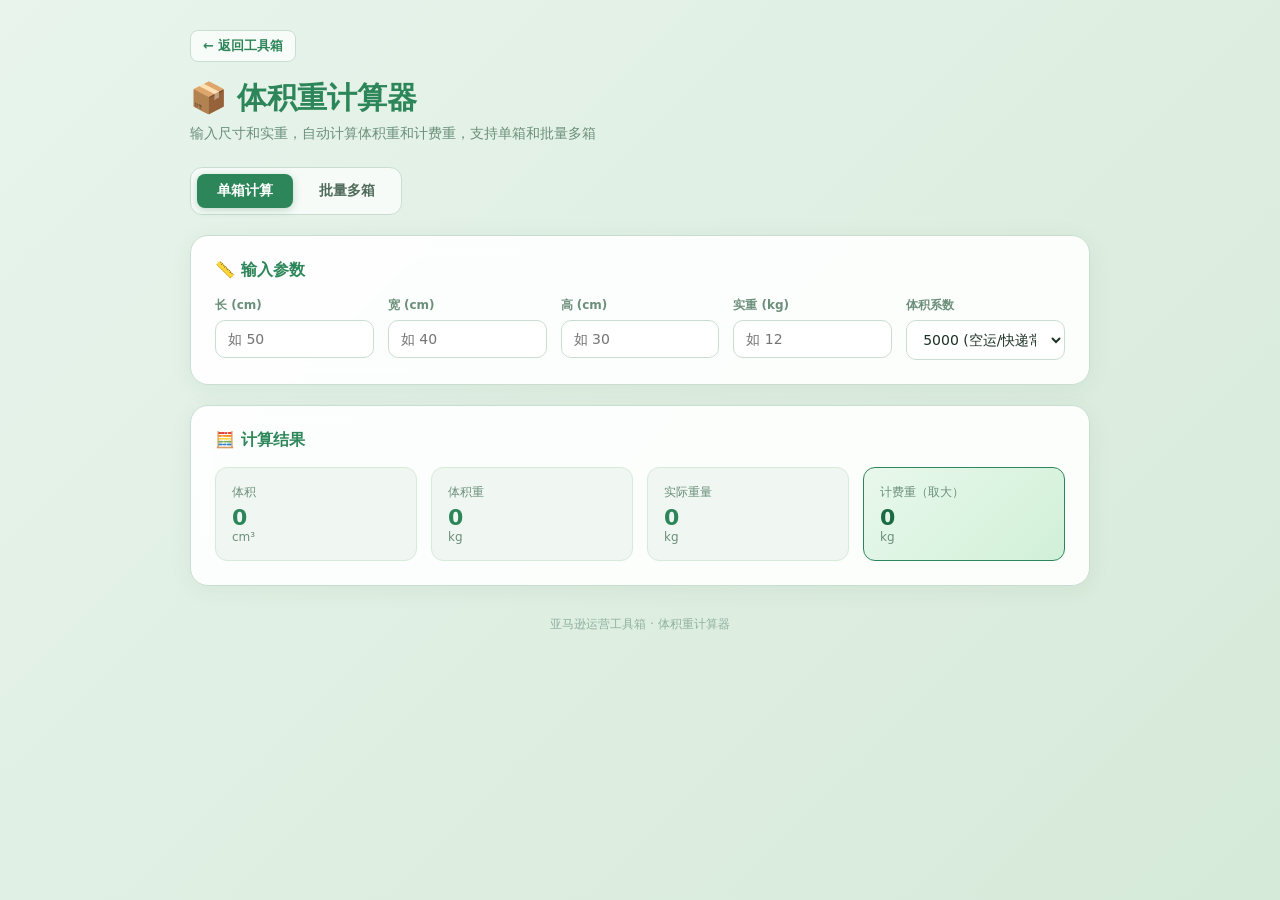
<file: volumetric-weight/index.html>
<!DOCTYPE html>
<html lang="zh-CN">
<head>
<meta charset="UTF-8">
<meta name="viewport" content="width=device-width, initial-scale=1.0">
<title>体积重计算器 - 亚马逊运营工具箱</title>
<style>
  *{box-sizing:border-box;margin:0;padding:0;}
  body{font-family:system-ui,"Microsoft YaHei",sans-serif;
    min-height:100vh;color:#1e3328;position:relative;
    padding:30px 20px 50px;background:#f0f7f2;}

  /* 背景（和主页一致风格，可选虚化图） */
  body::before{
    content:"";position:fixed;inset:0;z-index:-2;
    background:linear-gradient(135deg,#e8f4ec 0%,#d6ead9 100%);
  }

  .wrap{max-width:900px;margin:0 auto;}

  /* 返回导航 */
  .back{display:inline-flex;align-items:center;gap:6px;text-decoration:none;
    color:#2d8659;font-size:13px;font-weight:600;margin-bottom:16px;
    padding:6px 12px;border-radius:8px;background:rgba(255,255,255,.7);
    border:1px solid #c9ddd1;transition:.2s;}
  .back:hover{background:#fff;border-color:#2d8659;}

  h1{color:#2d8659;font-size:30px;margin-bottom:6px;}
  .sub{color:#6b8f7a;margin-bottom:24px;font-size:14px;}

  /* 模式切换 */
  .tabs{display:flex;gap:6px;margin-bottom:20px;
    background:rgba(255,255,255,.7);padding:6px;border-radius:12px;
    border:1px solid #c9ddd1;backdrop-filter:blur(8px);width:fit-content;}
  .tab{padding:8px 20px;border-radius:8px;cursor:pointer;
    font-size:14px;font-weight:600;color:#4f6b5b;transition:.2s;
    border:none;background:transparent;font-family:inherit;}
  .tab.active{background:#2d8659;color:#fff;box-shadow:0 2px 8px rgba(45,134,89,.3);}
  .tab:hover:not(.active){color:#2d8659;}

  /* 卡片 */
  .card{background:rgba(255,255,255,.9);backdrop-filter:blur(10px);
    border-radius:18px;padding:24px;margin-bottom:20px;
    border:1.5px solid #c9ddd1;box-shadow:0 4px 24px rgba(0,60,30,.06);}
  .card h2{font-size:16px;color:#2d8659;margin-bottom:16px;
    display:flex;align-items:center;gap:8px;}

  /* 表单 */
  .form-grid{display:grid;grid-template-columns:repeat(auto-fit,minmax(140px,1fr));gap:14px;}
  .field label{display:block;font-size:12px;color:#6b8f7a;font-weight:600;margin-bottom:6px;}
  .field input, .field select{
    width:100%;padding:10px 12px;border:1.5px solid #c9ddd1;border-radius:10px;
    background:#fff;color:#1e3328;font-size:14px;font-family:inherit;transition:.2s;}
  .field input:focus, .field select:focus{
    outline:none;border-color:#2d8659;box-shadow:0 0 0 3px rgba(45,134,89,.12);}

  /* 结果 */
  .result-grid{display:grid;grid-template-columns:repeat(auto-fit,minmax(160px,1fr));gap:14px;}
  .result-item{background:#f0f7f2;border-radius:12px;padding:16px;
    border:1px solid #d6ead9;}
  .result-item .label{font-size:12px;color:#6b8f7a;margin-bottom:4px;}
  .result-item .value{font-size:22px;font-weight:800;color:#2d8659;}
  .result-item .unit{font-size:12px;color:#6b8f7a;font-weight:500;}
  .result-item.highlight{background:linear-gradient(135deg,#e8f8ec,#d1f0d8);
    border-color:#2d8659;}
  .result-item.highlight .value{color:#1a6b43;}

  /* 按钮 */
  .btn-row{display:flex;gap:10px;margin-top:16px;flex-wrap:wrap;}
  .btn{padding:10px 20px;border-radius:10px;border:none;cursor:pointer;
    font-size:14px;font-weight:600;transition:.2s;font-family:inherit;
    display:inline-flex;align-items:center;gap:6px;}
  .btn.primary{background:#2d8659;color:#fff;box-shadow:0 2px 8px rgba(45,134,89,.3);}
  .btn.primary:hover{filter:brightness(1.08);transform:translateY(-1px);}
  .btn.secondary{background:#fff;color:#2d8659;border:1.5px solid #c9ddd1;}
  .btn.secondary:hover{border-color:#2d8659;}
  .btn.danger{background:#fff;color:#d64545;border:1.5px solid #f0c0c0;}
  .btn.danger:hover{border-color:#d64545;background:#fef0f0;}

  /* 批量表格 */
  .batch-table{width:100%;border-collapse:separate;border-spacing:0;
    font-size:13px;}
  .batch-table th{background:#f0f7f2;color:#2d8659;font-weight:700;
    padding:10px 12px;text-align:left;border-bottom:2px solid #d6ead9;
    font-size:12px;}
  .batch-table td{padding:8px 10px;border-bottom:1px solid #e8f0ea;}
  .batch-table tr:last-child td{border-bottom:none;}
  .batch-table input{
    width:100%;padding:6px 8px;border:1px solid #d6ead9;border-radius:6px;
    font-size:13px;font-family:inherit;background:#fafdfb;}
  .batch-table input:focus{outline:none;border-color:#2d8659;background:#fff;}
  .batch-table .num-col{width:40px;text-align:center;color:#999;font-size:12px;}
  .batch-table .action-col{width:50px;text-align:center;}
  .batch-table .del-btn{background:transparent;border:none;color:#d64545;
    cursor:pointer;font-size:16px;padding:4px 8px;border-radius:6px;transition:.2s;}
  .batch-table .del-btn:hover{background:#fde8e8;}
  .table-wrap{max-height:380px;overflow-y:auto;border-radius:10px;
    border:1px solid #d6ead9;}

  /* 批量总计 */
  .batch-total{margin-top:16px;display:grid;grid-template-columns:repeat(auto-fit,minmax(150px,1fr));gap:12px;}
  .total-card{background:linear-gradient(135deg,#2d8659,#1a6b43);
    color:#fff;padding:16px;border-radius:12px;}
  .total-card .label{font-size:12px;opacity:.85;margin-bottom:4px;}
  .total-card .value{font-size:24px;font-weight:800;}
  .total-card .unit{font-size:12px;opacity:.7;}

  /* 说明 */
  .info-box{background:#fffbe6;border:1px solid #f0e0a0;border-radius:10px;
    padding:12px 16px;font-size:12px;color:#8a6d1c;line-height:1.6;
    margin-top:16px;}
  .info-box b{color:#6b520f;}

  /* 粘贴导入 */
  .paste-area{margin-top:14px;}
  .paste-area textarea{
    width:100%;min-height:100px;padding:10px 12px;border:1.5px solid #c9ddd1;
    border-radius:10px;font-family:monospace;font-size:12px;resize:vertical;
    background:#fafdfb;color:#1e3328;}
  .paste-area textarea:focus{outline:none;border-color:#2d8659;background:#fff;}
  .paste-format{font-size:12px;color:#6b8f7a;margin-top:8px;line-height:1.6;}
  .paste-format code{background:#e8f4ec;padding:2px 6px;border-radius:4px;color:#2d8659;font-size:11px;}

  /* 模态框 */
  .modal-overlay{position:fixed;inset:0;background:rgba(0,0,0,.4);
    display:none;align-items:center;justify-content:center;z-index:100;
    backdrop-filter:blur(4px);}
  .modal-overlay.active{display:flex;}
  .modal{background:#fff;border-radius:16px;padding:24px;width:90%;max-width:520px;
    box-shadow:0 20px 60px rgba(0,0,0,.2);}
  .modal h3{color:#2d8659;margin-bottom:12px;font-size:18px;}
  .modal .btn-row{margin-top:16px;justify-content:flex-end;}
  .modal-close{float:right;background:none;border:none;font-size:20px;cursor:pointer;color:#999;}
  .modal-close:hover{color:#333;}

  footer{text-align:center;color:#8fb0a0;font-size:12px;margin-top:30px;}

  @media(max-width:600px){
    h1{font-size:24px;}
    .form-grid{grid-template-columns:1fr 1fr;}
  }
</style>
</head>
<body>
<div class="wrap">

  <a href="../" class="back">← 返回工具箱</a>
  <h1>📦 体积重计算器</h1>
  <p class="sub">输入尺寸和实重，自动计算体积重和计费重，支持单箱和批量多箱</p>

  <!-- 模式切换 -->
  <div class="tabs">
    <button class="tab active" onclick="switchMode('single')">单箱计算</button>
    <button class="tab" onclick="switchMode('batch')">批量多箱</button>
  </div>

  <!-- 单箱模式 -->
  <div id="singleMode">
    <div class="card">
      <h2>📏 输入参数</h2>
      <div class="form-grid">
        <div class="field">
          <label>长 (cm)</label>
          <input type="number" id="s_length" placeholder="如 50" oninput="calcSingle()">
        </div>
        <div class="field">
          <label>宽 (cm)</label>
          <input type="number" id="s_width" placeholder="如 40" oninput="calcSingle()">
        </div>
        <div class="field">
          <label>高 (cm)</label>
          <input type="number" id="s_height" placeholder="如 30" oninput="calcSingle()">
        </div>
        <div class="field">
          <label>实重 (kg)</label>
          <input type="number" id="s_weight" placeholder="如 12" oninput="calcSingle()">
        </div>
        <div class="field">
          <label>体积系数</label>
          <select id="s_factor" onchange="calcSingle()">
            <option value="5000">5000 (空运/快递常用)</option>
            <option value="6000">6000 (部分物流)</option>
            <option value="4000">4000 (部分专线)</option>
            <option value="3000">3000 (体积偏大)</option>
            <option value="custom">自定义</option>
          </select>
        </div>
        <div class="field" id="s_customField" style="display:none;">
          <label>自定义系数</label>
          <input type="number" id="s_customFactor" placeholder="如 5000" oninput="calcSingle()">
        </div>
      </div>
    </div>

    <div class="card">
      <h2>🧮 计算结果</h2>
      <div class="result-grid">
        <div class="result-item">
          <div class="label">体积</div>
          <div class="value" id="r_volume">0</div>
          <div class="unit">cm³</div>
        </div>
        <div class="result-item">
          <div class="label">体积重</div>
          <div class="value" id="r_volWeight">0</div>
          <div class="unit">kg</div>
        </div>
        <div class="result-item">
          <div class="label">实际重量</div>
          <div class="value" id="r_actWeight">0</div>
          <div class="unit">kg</div>
        </div>
        <div class="result-item highlight">
          <div class="label">计费重（取大）</div>
          <div class="value" id="r_chargeWeight">0</div>
          <div class="unit">kg</div>
        </div>
      </div>
      <div class="info-box" id="s_info" style="display:none;"></div>
    </div>
  </div>

  <!-- 批量模式 -->
  <div id="batchMode" style="display:none;">
    <div class="card">
      <h2>📦 多箱列表</h2>
      <div class="form-grid" style="margin-bottom:14px;">
        <div class="field">
          <label>体积系数</label>
          <select id="b_factor" onchange="calcBatch()">
            <option value="5000">5000 (空运/快递常用)</option>
            <option value="6000">6000 (部分物流)</option>
            <option value="4000">4000 (部分专线)</option>
            <option value="3000">3000 (体积偏大)</option>
            <option value="custom">自定义</option>
          </select>
        </div>
        <div class="field" id="b_customField" style="display:none;">
          <label>自定义系数</label>
          <input type="number" id="b_customFactor" placeholder="如 5000" oninput="calcBatch()">
        </div>
      </div>

      <div class="table-wrap">
        <table class="batch-table" id="batchTable">
          <thead>
            <tr>
              <th class="num-col">#</th>
              <th>长 (cm)</th>
              <th>宽 (cm)</th>
              <th>高 (cm)</th>
              <th>实重 (kg)</th>
              <th>体积重 (kg)</th>
              <th>计费重 (kg)</th>
              <th class="action-col"></th>
            </tr>
          </thead>
          <tbody id="batchBody"></tbody>
        </table>
      </div>

      <div class="btn-row">
        <button class="btn primary" onclick="addRow()">+ 添加一箱</button>
        <button class="btn secondary" onclick="addMultiRow()">+ 批量添加</button>
        <button class="btn secondary" onclick="openPasteModal()">📋 粘贴导入</button>
        <button class="btn danger" onclick="clearAllRows()">清空全部</button>
      </div>
    </div>

    <div class="card">
      <h2>📊 总计</h2>
      <div class="batch-total">
        <div class="total-card">
          <div class="label">箱数</div>
          <div class="value" id="t_count">0</div>
          <div class="unit">箱</div>
        </div>
        <div class="total-card">
          <div class="label">总体积重</div>
          <div class="value" id="t_volWeight">0</div>
          <div class="unit">kg</div>
        </div>
        <div class="total-card">
          <div class="label">总实重</div>
          <div class="value" id="t_actWeight">0</div>
          <div class="unit">kg</div>
        </div>
        <div class="total-card" style="background:linear-gradient(135deg,#d64545,#b23030);">
          <div class="label">总计费重</div>
          <div class="value" id="t_chargeWeight">0</div>
          <div class="unit">kg</div>
        </div>
      </div>
      <div class="info-box" id="b_info" style="display:none;"></div>
    </div>
  </div>

  <footer>亚马逊运营工具箱 · 体积重计算器</footer>
</div>

<!-- 粘贴导入模态框 -->
<div class="modal-overlay" id="pasteModal">
  <div class="modal">
    <h3>📋 粘贴批量导入
      <button class="modal-close" onclick="closePasteModal()">×</button>
    </h3>
    <div class="paste-area">
      <textarea id="pasteInput" placeholder="粘贴数据，支持以下格式：

【行格式】每行一箱：长 宽 高 实重
50 40 30 12
51 41 42 15

【列格式】每列一箱，每行一个维度：
22.6 22.6 22.6 ...  ← 实重
51   51   51  ...  ← 长
41   41   41  ...  ← 宽
42   42   42  ...  ← 高"></textarea>
      <div class="paste-format">
        💡 支持 <code>空格</code> <code>Tab</code> <code>逗号</code> <code>换行</code> 分隔
      </div>
    </div>

    <div style="margin-top:14px;padding:12px;background:#f0f7f2;border-radius:10px;border:1px solid #d6ead9;">
      <div style="font-size:13px;font-weight:600;color:#2d8659;margin-bottom:8px;">🔧 列/行顺序设置</div>
      <div style="display:flex;gap:8px;flex-wrap:wrap;align-items:center;">
        <div style="font-size:12px;color:#4f6b5b;">第1行:</div>
        <select id="order0" style="padding:6px 10px;border:1px solid #c9ddd1;border-radius:6px;font-size:12px;">
          <option value="l">长</option>
          <option value="w">宽</option>
          <option value="h">高</option>
          <option value="wt" selected>实重</option>
          <option value="skip">跳过</option>
        </select>
        <div style="font-size:12px;color:#4f6b5b;">第2行:</div>
        <select id="order1" style="padding:6px 10px;border:1px solid #c9ddd1;border-radius:6px;font-size:12px;">
          <option value="l" selected>长</option>
          <option value="w">宽</option>
          <option value="h">高</option>
          <option value="wt">实重</option>
          <option value="skip">跳过</option>
        </select>
        <div style="font-size:12px;color:#4f6b5b;">第3行:</div>
        <select id="order2" style="padding:6px 10px;border:1px solid #c9ddd1;border-radius:6px;font-size:12px;">
          <option value="l">长</option>
          <option value="w" selected>宽</option>
          <option value="h">高</option>
          <option value="wt">实重</option>
          <option value="skip">跳过</option>
        </select>
        <div style="font-size:12px;color:#4f6b5b;">第4行:</div>
        <select id="order3" style="padding:6px 10px;border:1px solid #c9ddd1;border-radius:6px;font-size:12px;">
          <option value="l">长</option>
          <option value="w">宽</option>
          <option value="h" selected>高</option>
          <option value="wt">实重</option>
          <option value="skip">跳过</option>
        </select>
      </div>
      <div style="font-size:11px;color:#8fb0a0;margin-top:8px;">
        💡 列格式（每行数字很多）时，用这里设置每一行代表什么。行格式（每行4个数）不受影响。
      </div>
    </div>

    <div class="btn-row">
      <label style="display:flex;align-items:center;gap:6px;font-size:13px;color:#4f6b5b;flex:1;">
        <input type="checkbox" id="pasteAppend"> 追加到现有数据
      </label>
      <button class="btn secondary" onclick="closePasteModal()">取消</button>
      <button class="btn primary" onclick="doPasteImport()">导入</button>
    </div>
  </div>
</div>

<script>
  // ========== 模式切换 ==========
  function switchMode(mode){
    document.querySelectorAll('.tab').forEach(t => t.classList.remove('active'));
    if(mode === 'single'){
      document.querySelector('.tab:first-child').classList.add('active');
      document.getElementById('singleMode').style.display = 'block';
      document.getElementById('batchMode').style.display = 'none';
    } else {
      document.querySelector('.tab:last-child').classList.add('active');
      document.getElementById('singleMode').style.display = 'none';
      document.getElementById('batchMode').style.display = 'block';
      if(batchRows.length === 0) addRow(); // 初始化一行
    }
  }

  // ========== 系数处理 ==========
  function getFactor(mode){
    const select = document.getElementById(mode + '_factor');
    if(select.value === 'custom'){
      const v = parseFloat(document.getElementById(mode + '_customFactor').value);
      return v && v > 0 ? v : 5000;
    }
    return parseFloat(select.value);
  }

  function onFactorChange(mode){
    const customField = document.getElementById(mode + '_customField');
    const select = document.getElementById(mode + '_factor');
    customField.style.display = select.value === 'custom' ? 'block' : 'none';
  }

  document.getElementById('s_factor').addEventListener('change', () => {
    onFactorChange('s');
    calcSingle();
  });
  document.getElementById('b_factor').addEventListener('change', () => {
    onFactorChange('b');
    calcBatch();
  });

  // ========== 单箱计算 ==========
  function calcSingle(){
    const l = parseFloat(document.getElementById('s_length').value) || 0;
    const w = parseFloat(document.getElementById('s_width').value) || 0;
    const h = parseFloat(document.getElementById('s_height').value) || 0;
    const wt = parseFloat(document.getElementById('s_weight').value) || 0;
    const factor = getFactor('s');

    const volume = l * w * h;
    const volWeight = volume / factor;
    const chargeWeight = Math.max(volWeight, wt);

    document.getElementById('r_volume').textContent = volume.toFixed(0);
    document.getElementById('r_volWeight').textContent = volWeight.toFixed(2);
    document.getElementById('r_actWeight').textContent = wt.toFixed(2);
    document.getElementById('r_chargeWeight').textContent = chargeWeight.toFixed(2);

    // 提示信息
    const info = document.getElementById('s_info');
    if(l > 0 && w > 0 && h > 0 && wt > 0){
      const isVol = volWeight > wt;
      const diff = Math.abs(volWeight - wt).toFixed(2);
      info.style.display = 'block';
      info.innerHTML = isVol
        ? `<b>💡 按体积重计费</b> — 体积重 ${volWeight.toFixed(2)} kg > 实重 ${wt.toFixed(2)} kg，多 ${diff} kg`
        : `<b>💡 按实重计费</b> — 实重 ${wt.toFixed(2)} kg ≥ 体积重 ${volWeight.toFixed(2)} kg，省 ${diff} kg`;
    } else {
      info.style.display = 'none';
    }
  }

  // ========== 批量计算 ==========
  let batchRows = [];
  let rowIdCounter = 0;

  function addRow(l='', w='', h='', wt=''){
    const id = ++rowIdCounter;
    batchRows.push({id, l, w, h, wt});
    renderBatch();
    calcBatch();
  }

  function addMultiRow(){
    const n = prompt('要添加多少箱？', '5');
    if(n === null) return;
    const num = parseInt(n);
    if(isNaN(num) || num < 1 || num > 100){
      alert('请输入 1-100 之间的数字');
      return;
    }
    for(let i=0; i<num; i++) addRow();
  }

  function removeRow(id){
    batchRows = batchRows.filter(r => r.id !== id);
    renderBatch();
    calcBatch();
  }

  function clearAllRows(){
    if(batchRows.length === 0) return;
    if(!confirm('确定清空所有箱数吗？')) return;
    batchRows = [];
    renderBatch();
    calcBatch();
  }

  function updateRow(id, field, value){
    const row = batchRows.find(r => r.id === id);
    if(row){
      row[field] = value;
      calcBatch();
    }
  }

  function renderBatch(){
    const tbody = document.getElementById('batchBody');
    tbody.innerHTML = '';
    batchRows.forEach((row, idx) => {
      const tr = document.createElement('tr');
      const l = parseFloat(row.l) || 0;
      const w = parseFloat(row.w) || 0;
      const h = parseFloat(row.h) || 0;
      const wt = parseFloat(row.wt) || 0;
      const factor = getFactor('b');
      const volWeight = (l * w * h) / factor;
      const charge = Math.max(volWeight, wt);
      const chargeText = (l > 0 && w > 0 && h > 0) ? charge.toFixed(2) : '—';
      const volText = (l > 0 && w > 0 && h > 0) ? volWeight.toFixed(2) : '—';

      tr.innerHTML = `
        <td class="num-col">${idx + 1}</td>
        <td><input type="number" value="${row.l}" oninput="updateRow(${row.id},'l',this.value)" placeholder="长"></td>
        <td><input type="number" value="${row.w}" oninput="updateRow(${row.id},'w',this.value)" placeholder="宽"></td>
        <td><input type="number" value="${row.h}" oninput="updateRow(${row.id},'h',this.value)" placeholder="高"></td>
        <td><input type="number" value="${row.wt}" oninput="updateRow(${row.id},'wt',this.value)" placeholder="实重"></td>
        <td style="color:#6b8f7a;font-family:monospace;">${volText}</td>
        <td style="font-weight:700;color:#2d8659;font-family:monospace;">${chargeText}</td>
        <td class="action-col"><button class="del-btn" onclick="removeRow(${row.id})" title="删除">✕</button></td>
      `;
      tbody.appendChild(tr);
    });
  }

  function calcBatch(){
    const factor = getFactor('b');
    let totalVol = 0, totalAct = 0, totalCharge = 0;
    let filled = 0;

    batchRows.forEach(row => {
      const l = parseFloat(row.l) || 0;
      const w = parseFloat(row.w) || 0;
      const h = parseFloat(row.h) || 0;
      const wt = parseFloat(row.wt) || 0;
      if(l > 0 && w > 0 && h > 0){
        const volWeight = (l * w * h) / factor;
        totalVol += volWeight;
        totalAct += wt;
        totalCharge += Math.max(volWeight, wt);
        filled++;
      }
    });

    document.getElementById('t_count').textContent = batchRows.length;
    document.getElementById('t_volWeight').textContent = totalVol.toFixed(2);
    document.getElementById('t_actWeight').textContent = totalAct.toFixed(2);
    document.getElementById('t_chargeWeight').textContent = totalCharge.toFixed(2);

    // 提示
    const info = document.getElementById('b_info');
    if(filled > 0){
      info.style.display = 'block';
      const diff = Math.abs(totalVol - totalAct).toFixed(2);
      if(totalVol > totalAct){
        info.innerHTML = `<b>💡 按体积重计费</b> — ${filled} 箱已填写，总体积重比实重重 ${diff} kg`;
      } else if(totalAct > totalVol){
        info.innerHTML = `<b>💡 按实重计费</b> — ${filled} 箱已填写，总实重比体积重重 ${diff} kg`;
      } else {
        info.innerHTML = `<b>💡 体积重 = 实重</b> — ${filled} 箱已填写`;
      }
    } else {
      info.style.display = 'none';
    }

    // 同步重新渲染表格（因为系数变了）
    renderBatch();
  }

  // ========== 粘贴导入 ==========
  function openPasteModal(){
    document.getElementById('pasteModal').classList.add('active');
    document.getElementById('pasteInput').value = '';
    setTimeout(() => document.getElementById('pasteInput').focus(), 50);
  }

  function closePasteModal(){
    document.getElementById('pasteModal').classList.remove('active');
  }

  // 点击遮罩关闭
  document.getElementById('pasteModal').addEventListener('click', function(e){
    if(e.target === this) closePasteModal();
  });

  function doPasteImport(){
    const text = document.getElementById('pasteInput').value.trim();
    if(!text){ alert('请先粘贴数据'); return; }

    const rows = parsePasteData(text);
    if(rows.length === 0){
      alert('未识别到有效数据，请检查格式');
      return;
    }

    const append = document.getElementById('pasteAppend').checked;
    if(!append) batchRows = [];

    rows.forEach(r => addRow(r.l, r.w, r.h, r.wt));

    closePasteModal();
    alert(`成功导入 ${rows.length} 箱数据`);
  }

  function parsePasteData(text){
    // 把所有分隔符（空格、Tab、逗号、中文逗号、换行）统一处理
    // 先按行分割
    const lines = text.split(/[\r\n]+/).map(l => l.trim()).filter(l => l.length > 0);
    if(lines.length === 0) return [];

    // 每行解析出数字数组
    const lineNums = lines.map(line => {
      return line.split(/[\s,\t]+/).map(s => parseFloat(s)).filter(n => !isNaN(n));
    }).filter(arr => arr.length > 0);

    if(lineNums.length === 0) return [];

    // 找出每行数字个数的众数，判断格式
    const colCounts = {};
    lineNums.forEach(arr => {
      const n = arr.length;
      colCounts[n] = (colCounts[n] || 0) + 1;
    });
    const maxCols = Math.max(...Object.keys(colCounts).map(Number));
    const rowCount = lineNums.length;

    // 格式判断：
    // 情况 A：每行 2~4 个数字 → 行格式：每行一箱（长 宽 高 实重）
    // 情况 B：每行很多数字(≥5)，行数 2~5 → 列格式：每一行是一个维度

    let rows = [];

    // 情况 B 检测：列格式
    if(rowCount >= 2 && rowCount <= 5 && maxCols >= 5){
      // 读取用户设置的每行对应字段
      const order = [];
      for(let i=0; i<4; i++){
        order.push(document.getElementById('order' + i).value);
      }

      const boxCount = Math.min(...lineNums.map(a => a.length));
      for(let i=0; i<boxCount; i++){
        const row = {l:0, w:0, h:0, wt:0};
        for(let r=0; r<Math.min(lineNums.length, 4); r++){
          const field = order[r];
          if(field === 'skip') continue;
          if(row.hasOwnProperty(field)){
            row[field] = lineNums[r][i] || 0;
          }
        }
        rows.push(row);
      }
    } else {
      // 情况 A：行格式，每行一箱（长 宽 高 重）
      lineNums.forEach(arr => {
        if(arr.length >= 3){
          rows.push({
            l: arr[0] || 0,
            w: arr[1] || 0,
            h: arr[2] || 0,
            wt: arr[3] || 0,
          });
        }
      });
    }

    // 过滤掉长宽高全为 0 的
    rows = rows.filter(r => r.l > 0 && r.w > 0 && r.h > 0);
    return rows;
  }

  // 快捷键：Ctrl+V 在批量模式下直接打开粘贴框
  document.addEventListener('keydown', function(e){
    if((e.ctrlKey || e.metaKey) && e.key === 'v'){
      // 如果焦点不在输入框，且批量模式可见，打开粘贴导入
      const activeTag = document.activeElement.tagName;
      if(activeTag !== 'INPUT' && activeTag !== 'TEXTAREA' && activeTag !== 'SELECT'){
        const batchMode = document.getElementById('batchMode');
        if(batchMode.style.display !== 'none'){
          e.preventDefault();
          openPasteModal();
          // 从剪贴板读取（需要权限，能读就读，不能读让用户手动贴）
          if(navigator.clipboard && navigator.clipboard.readText){
            navigator.clipboard.readText().then(txt => {
              if(txt) document.getElementById('pasteInput').value = txt;
            }).catch(() => {});
          }
        }
      }
    }
    if(e.key === 'Escape'){
      closePasteModal();
    }
  });
</script>
</body>
</html>
</file>
<file: boxwise/styles.css>
:root{font-family:'Microsoft YaHei','PingFang SC',Arial,sans-serif;color:#182b36;background:#f5f8f8;font-synthesis:none}*{box-sizing:border-box}html{scroll-behavior:smooth}body{margin:0}button,input,textarea{font:inherit}button{cursor:pointer}button:focus-visible,input:focus-visible,textarea:focus-visible,a:focus-visible{outline:3px solid #60c9bc;outline-offset:2px}.app-shell{display:flex;min-height:100vh}.sidebar{width:232px;min-width:232px;background:#102831;color:#d9e7e9;display:flex;flex-direction:column;padding:30px 17px;position:sticky;top:0;height:100vh}.brand{display:flex;gap:11px;align-items:center;padding:2px 9px 43px}.brand-icon{background:#d7f4ed;color:#177f73;border-radius:11px;width:34px;height:34px;display:grid;place-items:center;font-size:23px;line-height:1}.brand strong{display:block;font-size:18px;letter-spacing:1.3px;color:#fff;line-height:1.1}.brand small{display:block;color:#86a5aa;font-size:11px;margin-top:4px;letter-spacing:.6px}.nav-label{font-size:11px;letter-spacing:1.2px;color:#65848b;margin:0 11px 12px}.nav-link{color:#a7bec2;text-decoration:none;display:flex;align-items:center;gap:11px;padding:12px 14px;border-radius:9px;font-size:13px;margin:2px 0}.nav-link span{font-size:18px;line-height:1}.nav-link.active,.nav-link:hover{background:#1b4148;color:#e8faf6}.nav-link.active{box-shadow:inset 3px 0 #39b7a5}.sidebar-bottom{margin-top:auto;border-top:1px solid #27434a;padding:19px 8px 0;display:flex;gap:8px;align-items:center;font-size:11px;color:#84a2a8}.status-dot{width:7px;height:7px;border-radius:50%;background:#43c8a9;box-shadow:0 0 0 4px #25524f}.main{flex:1;min-width:0}.topbar{height:72px;padding:0 45px;background:#fff;border-bottom:1px solid #e5eded;display:flex;align-items:center;justify-content:space-between}.breadcrumb{font-size:12px;color:#5f7780}.breadcrumb span{color:#bdcacc;margin:0 12px}.top-right{display:flex;align-items:center;gap:17px}.top-pill{border:1px solid #d9ebe8;color:#358f83;background:#f3fbf9;border-radius:50px;padding:7px 13px;font-size:11px;font-weight:700}.avatar{display:grid;place-items:center;width:31px;height:31px;border-radius:50%;background:#deeee8;color:#17746b;font-size:10px;font-weight:700}.content{max-width:1370px;margin:auto;padding:31px 45px 30px}.hero{min-height:190px;border-radius:16px;background:#dff4ee;position:relative;display:flex;justify-content:space-between;overflow:hidden;padding:32px 40px}.eyebrow,.section-kicker{color:#199580;font-size:10px;font-weight:700;letter-spacing:1.8px}.hero h1{font-size:31px;line-height:1.25;margin:12px 0 11px;letter-spacing:-.6px;color:#173f42}.hero p{font-size:13px;color:#597b7c;margin:0;max-width:520px}.hero-art{position:absolute;width:340px;height:210px;right:28px;bottom:-28px}.art-grid{position:absolute;inset:0;transform:skewY(-12deg);background:linear-gradient(90deg,transparent 95%,#b2ddd1 96%),linear-gradient(0deg,transparent 95%,#b2ddd1 96%);background-size:28px 28px;opacity:.4}.art-box{position:absolute;background:#fff;border:2px solid #249d8b;transform:skewY(-15deg);box-shadow:13px 14px 0 rgba(25,125,113,.11)}.box-back{width:90px;height:74px;right:35px;top:48px;opacity:.4}.box-front{width:143px;height:94px;left:70px;top:50px;display:flex;align-items:center;justify-content:center;color:#157965;font-weight:700;font-size:14px;letter-spacing:1px}.box-front:after{content:'';position:absolute;left:17px;right:17px;top:16px;border-top:2px solid #8bd0bc}.box-front i{width:14px;height:14px;background:#55bca7;position:absolute;bottom:14px;left:19px}.box-front i:nth-of-type(2){left:40px}.box-front i:nth-of-type(3){left:61px}.art-check{position:absolute;right:43px;top:20px;background:#13a68e;color:white;width:36px;height:36px;border-radius:50%;display:grid;place-items:center;font-size:21px;box-shadow:0 5px 17px #7bcab7}.steps{display:flex;align-items:center;margin:26px 2px 21px;gap:11px}.step{font-size:12px;color:#99adb1;display:flex;align-items:center;gap:8px;font-weight:600}.step.active{color:#2e716c}.step b{font-size:10px;display:grid;place-items:center;border-radius:50%;width:22px;height:22px;border:1px solid #c5d9d8}.step.active b{border-color:#4bb7a3;background:#e3f4ef}.line{height:1px;width:42px;background:#c9d7d8}.panel{background:#fff;border:1px solid #e3ebeb;border-radius:13px;box-shadow:0 5px 22px rgba(15,55,56,.035);margin-bottom:17px;overflow:hidden}.panel-head{display:flex;justify-content:space-between;align-items:center;padding:25px 27px 20px;gap:18px}.panel-head h2,.settings-panel h2,.results-heading h2{margin:5px 0 6px;font-size:20px;line-height:1.3;letter-spacing:-.3px;color:#173239}.panel-head p,.settings-panel p,.results-heading p{margin:0;color:#8a9da2;font-size:12px;line-height:1.55}.count{font-size:10px;color:#3e998b;background:#e7f6f2;padding:5px 8px;border-radius:30px;vertical-align:3px;margin-left:4px;letter-spacing:0}.head-actions{display:flex;gap:7px}.button{border:1px solid transparent;border-radius:8px;padding:10px 15px;background:#fff;white-space:nowrap;font-size:12px;font-weight:700;line-height:1.2}.button.outline{border-color:#bcdcd6;color:#168575}.button.outline:hover{background:#f0faf7}.button.ghost{color:#698188}.button.ghost:hover{background:#f2f7f7}.button.primary{background:#158e80;color:white;border-color:#158e80;padding:13px 19px;box-shadow:0 4px 10px rgba(22,142,127,.15)}.button.primary:hover{background:#0e776b}.button.primary span{font-size:17px;margin-left:15px}.table-scroll{overflow-x:auto}.input-table,.matrix-table{width:100%;border-collapse:collapse;text-align:left;min-width:870px}.input-table thead,.matrix-table thead{background:#f7faf9;border-top:1px solid #edf2f2;border-bottom:1px solid #edf2f2}.input-table th,.matrix-table th{font-size:11px;font-weight:600;color:#657c81;white-space:nowrap;padding:12px 10px}.input-table th:first-child,.input-table td:first-child,.matrix-table th:first-child,.matrix-table td:first-child{padding-left:27px}.input-table th small{font-size:9px;font-weight:400;color:#a6b4b6}.input-table td,.matrix-table td{padding:10px 7px;border-bottom:1px solid #eef2f1;font-size:11px}.input-table tr:last-child td,.matrix-table tr:last-child td{border-bottom:0}.input-table input{width:100%;min-width:62px;height:34px;border:1px solid #e1eaea;background:#fff;border-radius:5px;padding:5px 7px;color:#263e44;font-size:11px}.input-table .sku-input{min-width:115px}.input-table .name-input{min-width:120px}.product-name-cell{display:flex;gap:6px}.input-table .check-input{min-width:0;width:15px;height:15px;accent-color:#188d7e}.check-cell{text-align:center}.remove-row{border:0;background:none;color:#aababb;font-size:20px;line-height:1;width:27px;height:27px}.remove-row:hover{color:#db675b;background:#fff3f2;border-radius:4px}.boxes-table{min-width:1030px}.boxes-table input{min-width:57px}.boxes-table .box-name-input{min-width:100px}.table-foot{display:flex;justify-content:space-between;align-items:center;padding:14px 27px;border-top:1px solid #eef2f1;color:#a0afb1;font-size:11px;gap:15px}.table-foot strong{color:#1d7b71;font-size:12px}.settings-panel{display:flex;align-items:center;gap:22px;padding:22px 27px;background:#fff;border:1px solid #e3ebeb;border-radius:13px;margin-bottom:18px}.settings-panel>div:first-child{flex:1}.setting-input{display:flex;flex-direction:column;gap:5px;min-width:165px;font-size:11px;font-weight:700;color:#4d6b70}.setting-input span{font-weight:400;color:#a6b6b8}.setting-input input{height:38px;border-radius:6px;border:1px solid #dce8e7;padding:7px 10px;font-size:14px;color:#173f42;font-weight:700}.messages{background:#fff4ed;color:#a5532a;border:1px solid #f2d1be;border-radius:8px;padding:12px 16px;font-size:12px;margin:14px 0}.results{scroll-margin-top:25px}.results-heading{display:flex;justify-content:space-between;align-items:end;margin:31px 0 16px}.results-heading h2{font-size:24px}.metrics{display:grid;grid-template-columns:repeat(4,1fr);gap:12px;margin-bottom:15px}.metric{background:#fff;border:1px solid #e3ebeb;border-radius:12px;padding:17px 20px;min-height:107px}.metric span{display:block;font-size:11px;color:#84989b;margin-bottom:9px}.metric strong{font-size:26px;line-height:1;font-weight:700;color:#183941}.metric small{margin-left:5px;color:#8da3a4;font-size:10px}.metric.accent{background:#e9f7f2;border-color:#d0ebe2}.metric.accent strong{color:#128e77}.result-note{font-size:12px;line-height:1.6;color:#4f7776;background:#eff8f5;border-left:3px solid #59baa5;padding:11px 14px;margin-bottom:17px}.result-note.warn{color:#936332;background:#fff9ea;border-color:#e7bc68}.result-panel .panel-head{padding-bottom:16px}.panel-head h3{margin:0 0 4px;font-size:16px;color:#203d43}.carton-list{padding:0 25px 24px}.carton{border:1px solid #e5eded;border-radius:9px;margin:8px 0;overflow:hidden}.carton summary{list-style:none;display:grid;grid-template-columns:110px 1fr 95px 95px 95px 92px;align-items:center;gap:10px;padding:14px 16px;cursor:pointer;font-size:11px;color:#5f777a}.carton summary::-webkit-details-marker{display:none}.carton summary:hover{background:#f8fbfa}.carton summary strong{color:#183e43;font-size:12px}.carton summary em{font-style:normal;color:#178b78;background:#eaf7f2;border-radius:40px;padding:4px 8px;font-size:10px;justify-self:start}.carton summary em.warn{color:#ac7835;background:#fff2dd}.carton summary b{color:#243e43}.carton-detail{border-top:1px solid #eef2f1;background:#fbfdfc;padding:15px 17px;font-size:11px;color:#577074}.sku-tags{display:flex;flex-wrap:wrap;gap:8px;margin:0 0 10px}.sku-tags span{border:1px solid #d8eae5;border-radius:5px;padding:6px 8px;background:white}.placement-note{color:#91a2a5}.matrix-table th:not(:first-child),.matrix-table td:not(:first-child){text-align:center}.matrix-table td:first-child{font-weight:600;color:#2f5154;white-space:nowrap}.matrix-table td{color:#476a6c}.matrix-table .total-row{background:#f2faf7;font-weight:700}.matrix-table .total-row td{color:#157969}.matrix-table{min-width:650px}footer{font-size:10px;color:#9cafb1;display:flex;justify-content:space-between;padding:11px 1px 0;gap:15px}dialog{border:0;border-radius:14px;padding:0;width:min(570px,calc(100vw - 30px));box-shadow:0 20px 60px #10283144}dialog::backdrop{background:#0d2a32a8}.dialog-content{padding:22px}.dialog-head{display:flex;justify-content:space-between;align-items:center}.dialog-head h2{font-size:19px;margin:0}.dialog-head button{font-size:23px;background:none;border:0;color:#8fa2a5}.dialog-content p{font-size:12px;color:#6f888c;line-height:1.6}.dialog-content textarea{resize:vertical;width:100%;height:185px;border:1px solid #dce8e7;border-radius:7px;padding:12px;font-size:12px}.dialog-actions{display:flex;justify-content:flex-end;gap:8px;margin-top:16px}
@media(max-width:1060px){.sidebar{width:190px;min-width:190px}.content{padding:25px}.topbar{padding:0 25px}.hero-art{right:-30px;opacity:.7}.carton summary{grid-template-columns:95px 1fr repeat(3,75px) 78px;gap:5px}}@media(max-width:760px){.sidebar{display:none}.topbar{height:56px;padding:0 17px}.content{padding:16px}.hero{padding:26px;min-height:178px}.hero h1{font-size:25px}.hero p{max-width:260px}.hero-art{opacity:.25;right:-100px}.steps{overflow-x:auto;white-space:nowrap}.panel-head{padding:21px 18px;align-items:flex-start;flex-direction:column}.head-actions{width:100%}.table-foot{padding:13px 18px}.settings-panel{align-items:stretch;flex-direction:column;padding:20px}.setting-input{min-width:0}.metrics{grid-template-columns:repeat(2,1fr)}.results-heading{align-items:flex-start;gap:10px}.carton-list{padding:0 12px 18px}.carton summary{grid-template-columns:65px 1fr 70px;row-gap:9px}.carton summary span:nth-of-type(2),.carton summary span:nth-of-type(3){display:none}footer{flex-direction:column;gap:4px}}@media(max-width:400px){.metrics{gap:7px}.metric{padding:12px}.metric strong{font-size:21px}.results-heading h2{font-size:20px}.button{padding:9px 11px}}

.view-3d{margin-top:13px;border:1px solid #a9d9cf;border-radius:7px;background:#e9f8f3;color:#117b6e;padding:8px 12px;font-size:11px;font-weight:700}.view-3d:hover{background:#d9f2e9}
.viewer-dialog{width:min(1120px,calc(100vw - 28px));max-width:none;max-height:calc(100vh - 28px);overflow:auto;border:1px solid #cee0de;border-radius:16px}.viewer-shell{padding:22px}.viewer-head{display:flex;align-items:flex-start;justify-content:space-between;gap:16px;padding:0 2px 18px}.viewer-head h2{margin:6px 0 5px;color:#173d42;font-size:21px}.viewer-head p{margin:0;color:#6c868b;font-size:12px}.viewer-close{background:#f0f5f4;border:0;border-radius:8px;color:#668387;width:34px;height:34px;font-size:23px;line-height:1}.viewer-close:hover{background:#e3eeec;color:#1b5e5c}.viewer-toolbar{display:flex;justify-content:space-between;align-items:center;gap:12px;border:1px solid #e3eceb;border-radius:9px 9px 0 0;background:#f8fbfa;padding:10px 13px;color:#6b8589;font-size:11px}.viewer-controls{display:flex;align-items:center;gap:8px}.viewer-controls label{display:flex;align-items:center;gap:5px;white-space:nowrap}.viewer-controls strong{color:#1b756e}.viewer-controls input[type=range]{width:115px;accent-color:#1d9887}.viewer-controls button{border:1px solid #cbe1dc;border-radius:5px;background:#fff;color:#267e74;min-width:28px;height:28px;font-size:14px;font-weight:700}.viewer-controls button:hover{background:#e7f5f1}.viewer-controls #viewer-reset{padding:0 9px;font-size:11px}.viewer-layout{display:grid;grid-template-columns:minmax(0,1fr) 240px;border:1px solid #e3eceb;border-top:0;border-radius:0 0 9px 9px;overflow:hidden}.viewer-stage{position:relative;min-width:0;height:min(60vh,620px);min-height:380px;background:#f1f8f7}.viewer-stage canvas{display:block;width:100%;height:100%;cursor:grab;touch-action:none}.viewer-stage canvas:active{cursor:grabbing}.viewer-stage-hint{position:absolute;bottom:12px;left:14px;background:#fffffff0;border:1px solid #dfece8;border-radius:6px;padding:6px 9px;color:#678389;font-size:10px;pointer-events:none}.viewer-aside{background:#fff;padding:17px 14px;overflow:auto;max-height:min(60vh,620px)}.viewer-aside-label{font-size:10px;font-weight:700;letter-spacing:1px;color:#7d9899;margin:0 0 9px}.viewer-selected{background:#f2f8f6;border:1px solid #e1ede9;border-radius:8px;padding:12px;color:#5c797b;font-size:11px;line-height:1.5;min-height:72px;margin-bottom:20px}.viewer-selected strong{display:block;color:#214b50;font-size:12px}.viewer-selected span{display:block;margin-top:3px}.viewer-selected dl{display:grid;grid-template-columns:auto 1fr;gap:6px 8px;margin:12px 0 0}.viewer-selected dt{color:#8aa1a2}.viewer-selected dd{margin:0;color:#355d5e}.viewer-legend{display:flex;flex-direction:column;gap:8px}.viewer-legend-row{display:flex;align-items:center;gap:8px;border:1px solid #e8efed;border-radius:7px;padding:7px}.viewer-legend-row i{width:13px;height:13px;border-radius:3px;flex:none}.viewer-legend-row span{min-width:0;flex:1}.viewer-legend-row strong,.viewer-legend-row small{display:block;white-space:nowrap;overflow:hidden;text-overflow:ellipsis}.viewer-legend-row strong{font-size:10px;color:#315457}.viewer-legend-row small{font-size:9px;color:#94a6a6;margin-top:3px}.viewer-legend-row b{font-size:10px;color:#386d69}.viewer-soft-note{margin-top:14px;padding:9px;background:#fff8ea;border-left:3px solid #dfa854;color:#8b6836;font-size:10px;line-height:1.5}.viewer-caution{font-size:10px;line-height:1.6;color:#93a5a5;margin:18px 2px 0}
@media(max-width:850px){.viewer-toolbar{align-items:flex-start;flex-direction:column}.viewer-controls{width:100%;flex-wrap:wrap}.viewer-layout{grid-template-columns:minmax(0,1fr)}.viewer-stage{height:min(51vh,470px);min-height:300px}.viewer-aside{max-height:none;border-top:1px solid #e3eceb}.viewer-legend{display:grid;grid-template-columns:repeat(2,minmax(0,1fr))}}@media(max-width:480px){.viewer-shell{padding:12px}.viewer-head h2{font-size:18px}.viewer-toolbar{font-size:10px}.viewer-controls input[type=range]{width:85px}.viewer-stage{min-height:270px}.viewer-legend{grid-template-columns:1fr}}

.hero-3d-link{margin-top:18px;border:1px solid #49bda8;border-radius:7px;background:#fff;color:#137e70;padding:9px 13px;font-size:11px;font-weight:700;box-shadow:0 3px 9px #388c7715}.hero-3d-link:hover{background:#f5fffb}.packing-preview{scroll-margin-top:18px}.packing-preview-head{display:flex;justify-content:space-between;align-items:center;gap:16px;padding:20px 23px 16px}.packing-preview-head h3{font-size:18px;color:#1f4246;margin:5px 0}.packing-preview-head p{margin:0;color:#81999a;font-size:11px}.packing-preview-actions{display:flex;align-items:center;gap:8px}.packing-preview-actions label{font-size:11px;color:#6c8588;white-space:nowrap}.packing-preview-actions select{max-width:180px;border:1px solid #cfe1dd;border-radius:6px;background:#fff;color:#2d5e5c;padding:8px;font-size:11px}.packing-preview-stage{position:relative;height:310px;background:#eef7f5;border-top:1px solid #e2ece9}.packing-preview-stage canvas{display:block;width:100%;height:100%;cursor:zoom-in}.packing-preview-hint{position:absolute;bottom:12px;left:16px;pointer-events:none;background:#fffffff0;border:1px solid #e2ece9;border-radius:6px;padding:6px 9px;color:#678589;font-size:10px}@media(max-width:760px){.packing-preview-head{align-items:flex-start;flex-direction:column}.packing-preview-actions{width:100%;flex-wrap:wrap}.packing-preview-stage{height:260px}}

.packing-preview-actions #preview-play{white-space:nowrap;padding:9px 12px}
.packing-preview-actions #preview-play:disabled{opacity:.5;cursor:not-allowed}
.packing-preview-guide{display:grid;gap:5px;border-top:1px solid #e4eeeb;background:#fbfdfc;padding:13px 22px 15px;color:#668084;font-size:11px;line-height:1.55}
.packing-preview-guide p{margin:0}
.packing-preview-guide strong{color:#2a7169}
.packing-preview-guide #preview-coverage{color:#286e69;font-weight:700}
.viewer-playback{display:flex;align-items:center;flex-wrap:wrap;gap:9px 10px;border:1px solid #e3eceb;border-top:0;background:#fff;padding:10px 13px;color:#607b7e;font-size:11px}
.viewer-playback button,.viewer-playback select{height:31px;border-radius:6px;font-size:11px;font-weight:700}
.viewer-play-primary{border:1px solid #119887;background:#159c8b;color:#fff;padding:0 13px;min-width:94px}
.viewer-play-primary:hover{background:#087f71}
.viewer-play-primary:disabled{opacity:.5;cursor:not-allowed}
.viewer-play-secondary{border:1px solid #d2e4e0;background:#f8fbfa;color:#2a7770;padding:0 10px}
.viewer-play-secondary:hover{background:#e8f5f1}
.viewer-play-secondary:disabled{opacity:.45;cursor:not-allowed}
.viewer-playback-progress{display:flex;align-items:center;gap:9px;flex:1;min-width:180px}
.viewer-playback-progress span{font-variant-numeric:tabular-nums;font-weight:700;color:#2e6c66;white-space:nowrap}
.viewer-playback-progress input{flex:1;min-width:65px;accent-color:#159c8b}
.viewer-speed{display:flex;align-items:center;gap:5px;white-space:nowrap}
.viewer-speed select{border:1px solid #d2e4e0;background:#fff;color:#2a7770;padding:0 6px}
.viewer-play-status{flex-basis:100%;color:#7b9495;font-size:10px;min-height:1em}
@media(max-width:850px){.viewer-playback-progress{order:2;flex-basis:100%}.viewer-play-status{order:3}}
@media(max-width:480px){.viewer-playback{gap:7px;padding:9px}.viewer-play-primary{min-width:auto}.viewer-play-secondary{padding:0 7px}}

.rule-button{max-width:145px;border:1px solid #d5e6e2;background:#f7fbfa;color:#246f68;border-radius:6px;padding:7px 9px;font-size:10px;font-weight:700;white-space:normal;line-height:1.35;cursor:pointer}
.rule-button:hover{background:#eaf6f3;border-color:#acd3ca}
.optimizer-settings{align-items:center}.settings-grid{display:grid;grid-template-columns:repeat(5,minmax(110px,1fr));gap:10px;flex:1}.settings-grid label,.feedback-form label,.rule-grid label{display:grid;gap:5px;color:#607b7e;font-size:10px;font-weight:700}.settings-grid input,.settings-grid select,.feedback-form input,.feedback-form select,.rule-grid input,.rule-grid select{height:36px;border:1px solid #d7e4e2;border-radius:6px;background:#fff;padding:0 9px;color:#244d4d;font:inherit}.metrics{grid-template-columns:repeat(5,1fr)}
.messages.success{background:#eaf8f2;border-color:#a9dbc8;color:#256858}
.operations-list{display:grid;gap:8px;padding:4px}.operation-row{display:grid;grid-template-columns:155px 150px 1fr 190px;gap:12px;align-items:center;border:1px solid #e1ece9;border-radius:8px;padding:11px 13px;color:#587478;font-size:11px}.operation-check{font-weight:800;color:#286f68}.operation-row input[type=number]{width:78px;height:30px;border:1px solid #d5e4e1;border-radius:5px;padding:0 7px}.operation-row input[type=checkbox]{accent-color:#159c8b}
.feedback-form{display:grid;grid-template-columns:120px 120px 160px 145px 1fr auto;gap:10px;align-items:end}.feedback-note{min-width:180px}.feedback-history{margin-top:18px;overflow:auto}.feedback-history table{width:100%;border-collapse:collapse;font-size:10px}.feedback-history th,.feedback-history td{border-bottom:1px solid #e5edeb;padding:8px;text-align:left}.feedback-history th{color:#2c6c67;background:#f7fbfa}.empty-feedback{color:#8aa09f;font-size:11px}.rule-dialog-content{width:min(620px,calc(100vw - 30px))}.rule-grid{display:grid;grid-template-columns:1fr 1fr;gap:13px}.rule-check{display:flex!important;align-items:center;gap:8px!important;min-height:36px}.rule-check input{width:17px;height:17px;accent-color:#159c8b}
.shipment-history{display:grid;gap:8px}.shipment-history-row{display:grid;grid-template-columns:minmax(180px,1fr) minmax(230px,1fr) auto;align-items:center;gap:14px;border:1px solid #e2ecea;border-radius:8px;padding:11px 13px;color:#607b7e;font-size:11px}.shipment-history-row>div:first-child{display:grid;gap:3px}.shipment-history-row strong{color:#285f5b}.shipment-history-row small{color:#91a4a3}.shipment-history-row>div:last-child{display:flex;gap:6px}
.print-area{display:none}.packing-label{break-inside:avoid;border:2px solid #244f4c;padding:14px;margin:0 0 14px;background:#fff}.packing-label header{display:flex;justify-content:space-between;font-size:18px}.packing-label header strong{font-size:28px}.label-metrics{display:flex;gap:20px;margin:8px 0;border-block:1px solid #889;padding:6px 0}.packing-label table{width:100%;border-collapse:collapse}.packing-label th,.packing-label td{border:1px solid #777;padding:5px;text-align:left}.packing-label footer{margin-top:12px;font-size:13px}.print-title{margin-bottom:18px}
@media(max-width:1100px){.settings-grid{grid-template-columns:repeat(3,1fr)}.feedback-form{grid-template-columns:repeat(3,1fr)}.operation-row{grid-template-columns:140px 130px 1fr}.operation-row label:last-child{grid-column:1/-1}.metrics{grid-template-columns:repeat(3,1fr)}}
@media(max-width:700px){.settings-grid,.feedback-form,.rule-grid{grid-template-columns:1fr}.operation-row,.shipment-history-row{grid-template-columns:1fr}.metrics{grid-template-columns:1fr 1fr}.head-actions{flex-wrap:wrap}}

/* Optimizer controls: keep all six fields balanced and anchor the action to the form. */
.optimizer-settings{
  display:grid;
  grid-template-columns:minmax(255px,.82fr) minmax(570px,1.8fr) auto;
  align-items:end;
  gap:22px;
}
.optimizer-settings>div:first-child{align-self:center;min-width:0}
.optimizer-settings .settings-grid{
  width:100%;
  min-width:0;
  grid-template-columns:repeat(3,minmax(0,1fr));
  gap:12px;
}
.optimizer-settings .settings-grid label{min-width:0}
.optimizer-settings .settings-grid input,
.optimizer-settings .settings-grid select{width:100%;min-width:0}
.optimizer-settings>#calculate{align-self:end;min-height:44px;padding-inline:22px}

/* Product rule dialog: size the dialog itself and let the form fill it. */
#rule-dialog{
  width:min(680px,calc(100vw - 32px));
  max-width:none;
  overflow:hidden;
}
#rule-dialog .rule-dialog-content{
  width:100%;
  min-width:0;
  max-height:calc(100vh - 32px);
  overflow-x:hidden;
  overflow-y:auto;
  padding:26px 28px 22px;
}
#rule-dialog .dialog-head,
#rule-dialog .rule-grid,
#rule-dialog .dialog-actions{min-width:0;max-width:100%}
#rule-dialog #rule-product-name{overflow-wrap:anywhere}
#rule-dialog .rule-grid{grid-template-columns:repeat(2,minmax(0,1fr));gap:14px 16px}
#rule-dialog .rule-grid label{min-width:0}
#rule-dialog .rule-grid input,
#rule-dialog .rule-grid select{width:100%;min-width:0}
#rule-dialog .rule-check input{width:17px;min-width:17px}
#rule-dialog .dialog-actions{padding-top:2px}

@media(max-width:1320px){
  .optimizer-settings{grid-template-columns:minmax(0,1fr) auto}
  .optimizer-settings>div:first-child{grid-column:1/-1}
}
@media(max-width:820px){
  .optimizer-settings{grid-template-columns:1fr;align-items:stretch}
  .optimizer-settings>div:first-child{grid-column:auto}
  .optimizer-settings .settings-grid{grid-template-columns:repeat(2,minmax(0,1fr))}
  .optimizer-settings>#calculate{width:100%}
}
@media(max-width:560px){
  .optimizer-settings .settings-grid{grid-template-columns:1fr}
  #rule-dialog .rule-dialog-content{padding:22px 18px 18px}
  #rule-dialog .rule-grid{grid-template-columns:1fr}
  #rule-dialog .dialog-actions{display:grid;grid-template-columns:1fr 1fr}
  #rule-dialog .dialog-actions .button{width:100%}
}

/* Alignment pass: keep headings, actions and panel bodies on shared insets. */
button,input,textarea,select{font:inherit}
.panel-head>div:first-child,
.results-heading>div:first-child,
.packing-preview-head>div:first-child{min-width:0}
.head-actions{align-items:center;justify-content:flex-end;flex-wrap:wrap}
.results-heading{gap:22px}
.results-heading .head-actions{flex:none}
.input-table th,.input-table td,.matrix-table th,.matrix-table td{vertical-align:middle}
.table-foot strong{white-space:nowrap}

.result-panel .operations-list,
.result-panel .feedback-form,
.result-panel .shipment-history{margin:0 25px 24px}
.result-panel .operations-list{padding:0}
.result-panel .feedback-form{align-items:end}
.result-panel .feedback-form .button{min-height:36px}
.result-panel .feedback-history{margin:18px 25px 24px}
.operation-row label:last-child{display:flex;align-items:center;justify-content:flex-end;gap:8px;white-space:nowrap}
.shipment-history-row>div:last-child{justify-content:flex-end}

.carton-summary-products{display:grid;gap:6px;min-width:0}
.carton-summary-products>span{color:#4f6d70;font-weight:600;white-space:nowrap;overflow:hidden;text-overflow:ellipsis}
.carton-product-preview{display:flex;align-items:center;gap:5px;min-width:0;overflow:hidden}
.carton-product-preview span{display:inline-flex;align-items:center;gap:5px;flex:none;max-width:175px;border:1px solid #dce9e6;border-radius:999px;background:#fff;padding:3px 7px;color:#4c696c;font-size:9px;white-space:nowrap;overflow:hidden;text-overflow:ellipsis}
.carton-product-preview i,
.carton-product-row>i,
.matrix-product>i,
.operation-products b i,
.packing-preview-legend>div>i{display:block;width:10px;height:10px;border-radius:3px;flex:none;box-shadow:inset 0 0 0 1px rgba(18,55,57,.12)}
.carton-products-heading{display:flex;align-items:center;justify-content:space-between;gap:12px;margin-bottom:9px}
.carton-products-heading strong{color:#315a5c;font-size:12px}
.carton-products-heading span{color:#7e9496;font-size:10px}
.carton-products{display:grid;grid-template-columns:repeat(auto-fit,minmax(230px,1fr));gap:8px;margin-bottom:13px}
.carton-product-row{display:grid;grid-template-columns:12px minmax(0,1fr) auto;align-items:center;gap:9px;border:1px solid #e0ebe9;border-radius:7px;background:#fff;padding:9px 10px;min-width:0}
.carton-product-row>div{display:grid;gap:2px;min-width:0}
.carton-product-row strong{color:#294f52;font-size:11px;white-space:nowrap;overflow:hidden;text-overflow:ellipsis}
.carton-product-row span{color:#809496;font-size:10px;white-space:nowrap;overflow:hidden;text-overflow:ellipsis}
.carton-product-row b{color:#176f66;font-size:15px;white-space:nowrap}
.carton-product-row b small{margin-left:3px;color:#8ca09f;font-size:9px;font-weight:500}
.carton-detail-footer{display:flex;align-items:center;justify-content:space-between;gap:14px;border-top:1px solid #e8efed;padding-top:11px}
.carton-detail-footer .placement-note{flex:1;line-height:1.55}
.carton-detail-footer .view-3d{flex:none;margin-top:0}

.matrix-carton-head{display:grid;gap:2px}
.matrix-carton-head small{color:#96a7a8;font-size:9px;font-weight:500}
.matrix-product{display:grid;grid-template-columns:11px minmax(0,1fr);align-items:center;gap:8px;min-width:170px}
.matrix-product>span{display:grid;gap:2px;min-width:0}
.matrix-product strong{color:#2f5154;font-size:10px;white-space:nowrap;overflow:hidden;text-overflow:ellipsis}
.matrix-product small{color:#90a1a2;font-size:9px;font-weight:400;white-space:nowrap;overflow:hidden;text-overflow:ellipsis}

.operation-products{display:grid;grid-template-columns:auto minmax(0,1fr);gap:3px 7px;align-items:center;min-width:0}
.operation-products b{display:flex;align-items:center;gap:5px;color:#315a5d;font-size:10px;white-space:nowrap}
.operation-products small{color:#8a9d9f;white-space:nowrap;overflow:hidden;text-overflow:ellipsis}

.packing-preview-legend{display:grid;grid-template-columns:repeat(auto-fit,minmax(210px,1fr));gap:8px;border-top:1px solid #e3ece9;background:#fff;padding:12px 22px}
.packing-preview-legend>div{display:grid;grid-template-columns:11px minmax(0,1fr) auto;align-items:center;gap:8px;border:1px solid #e4ecea;border-radius:7px;padding:8px 10px;min-width:0}
.packing-preview-legend>div>span{display:grid;gap:2px;min-width:0}
.packing-preview-legend strong,.packing-preview-legend small{white-space:nowrap;overflow:hidden;text-overflow:ellipsis}
.packing-preview-legend strong{color:#31575a;font-size:10px}
.packing-preview-legend small{color:#8a9d9e;font-size:9px}
.packing-preview-legend b{color:#176f66;font-size:11px;white-space:nowrap}

@media(max-width:1100px){
  .metrics{grid-template-columns:repeat(2,minmax(0,1fr))}
  .metrics .metric:last-child{grid-column:1/-1}
}
@media(max-width:900px){
  .results-heading{align-items:flex-start;flex-direction:column}
  .results-heading .head-actions{width:100%;justify-content:flex-start}
  .packing-preview-head{align-items:flex-start;flex-direction:column}
  .packing-preview-actions{width:100%;flex-wrap:wrap}
}
@media(max-width:700px){
  .result-panel .operations-list,
  .result-panel .feedback-form,
  .result-panel .shipment-history{margin:0 16px 18px}
  .result-panel .feedback-history{margin:16px 16px 18px}
  .operation-row label:last-child{justify-content:flex-start}
  .shipment-history-row>div:last-child{justify-content:flex-start;flex-wrap:wrap}
  .carton summary{grid-template-columns:70px minmax(0,1fr) auto}
  .carton summary em{grid-column:1/-1}
  .carton-products{grid-template-columns:1fr}
  .carton-detail-footer{align-items:stretch;flex-direction:column}
  .carton-detail-footer .view-3d{width:100%}
  .packing-preview-legend{grid-template-columns:1fr;padding:12px 16px}
}
@media(max-width:520px){
  .metrics{grid-template-columns:1fr}
  .metrics .metric:last-child{grid-column:auto}
  .results-heading .head-actions .button{flex:1 1 calc(50% - 8px)}
  .packing-preview-actions .button{flex:1 1 100%}
  .packing-preview-actions select{flex:1;max-width:none}
}
@media print{body.print-operations .sidebar,body.print-operations .topbar,body.print-operations .content>:not(.results),body.print-operations .results>:not(.print-area),body.print-operations dialog{display:none!important}body.print-operations .main,body.print-operations .content,body.print-operations .results{display:block!important;margin:0!important;padding:0!important}body.print-operations{background:#fff;color:#111;padding:0;margin:0}body.print-operations .print-area{display:block!important}.print-title h1{margin:0}.packing-label{page-break-inside:avoid}}
</file>
